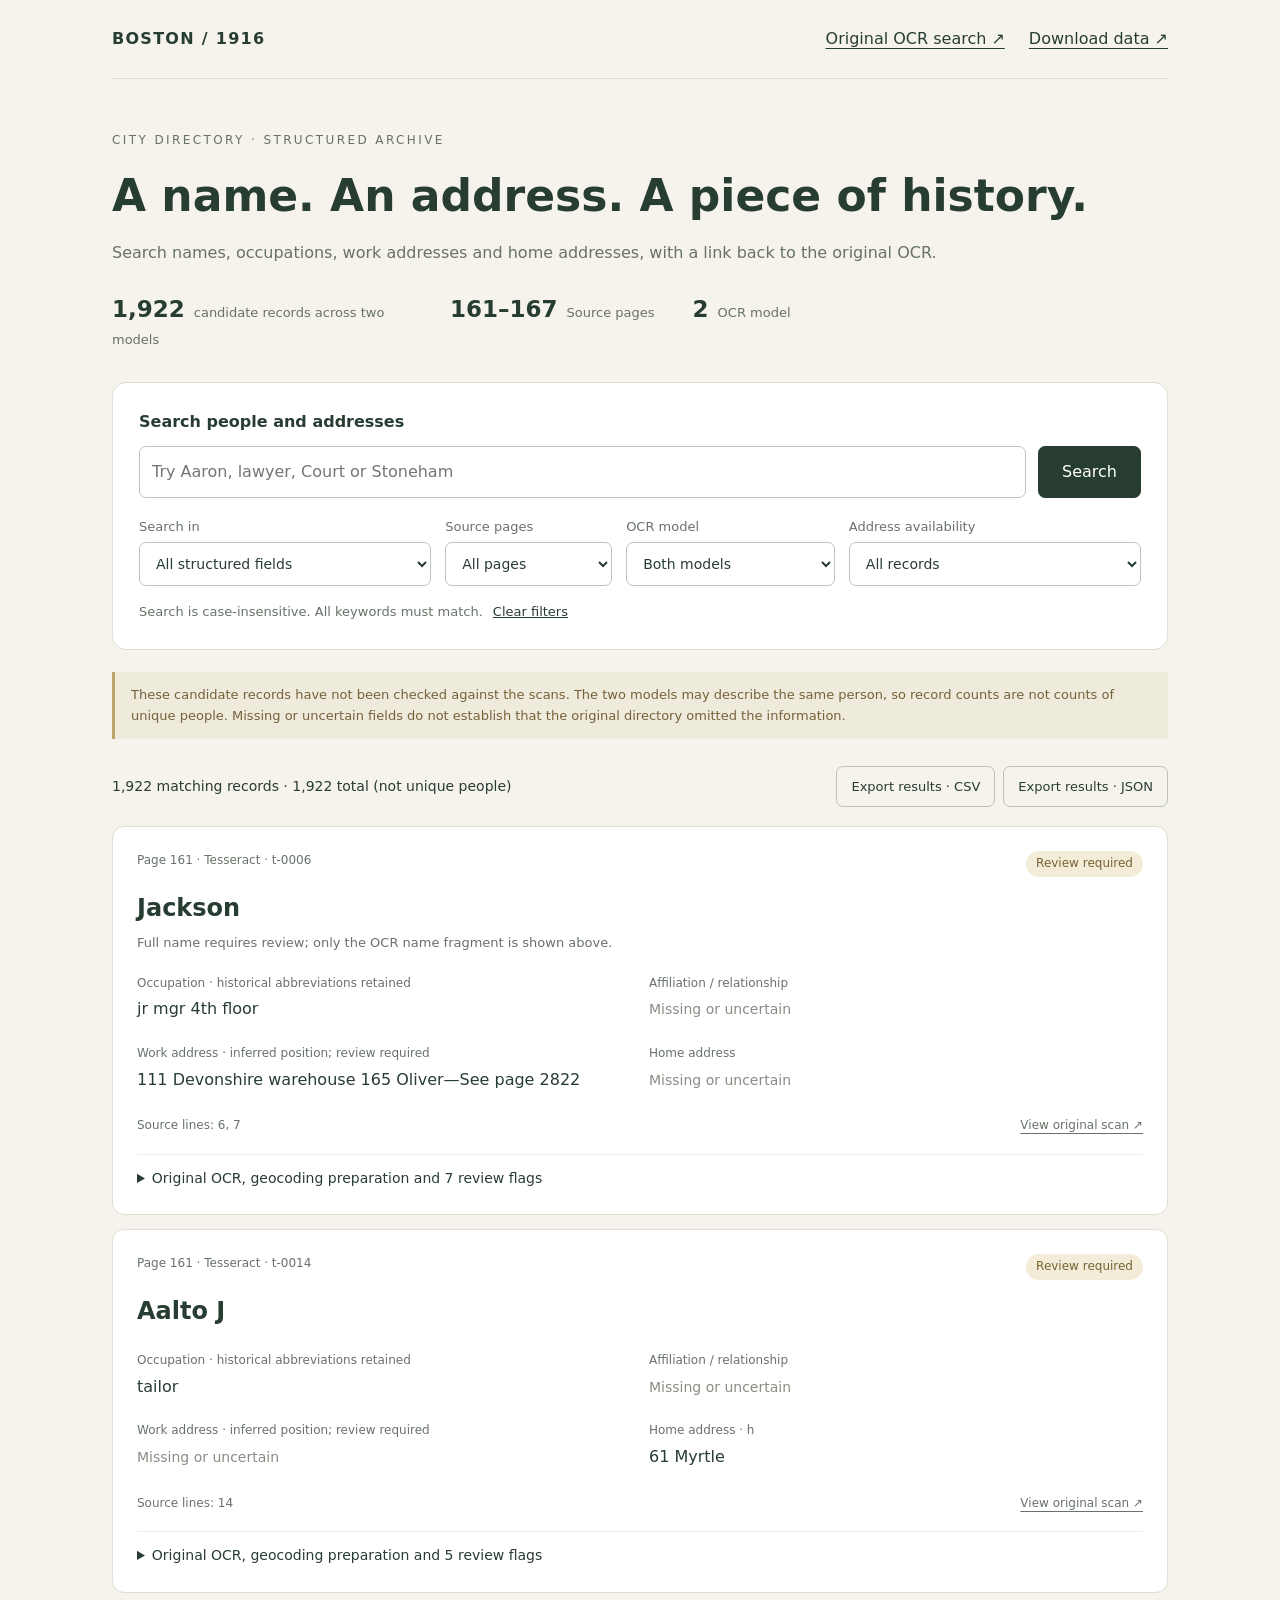
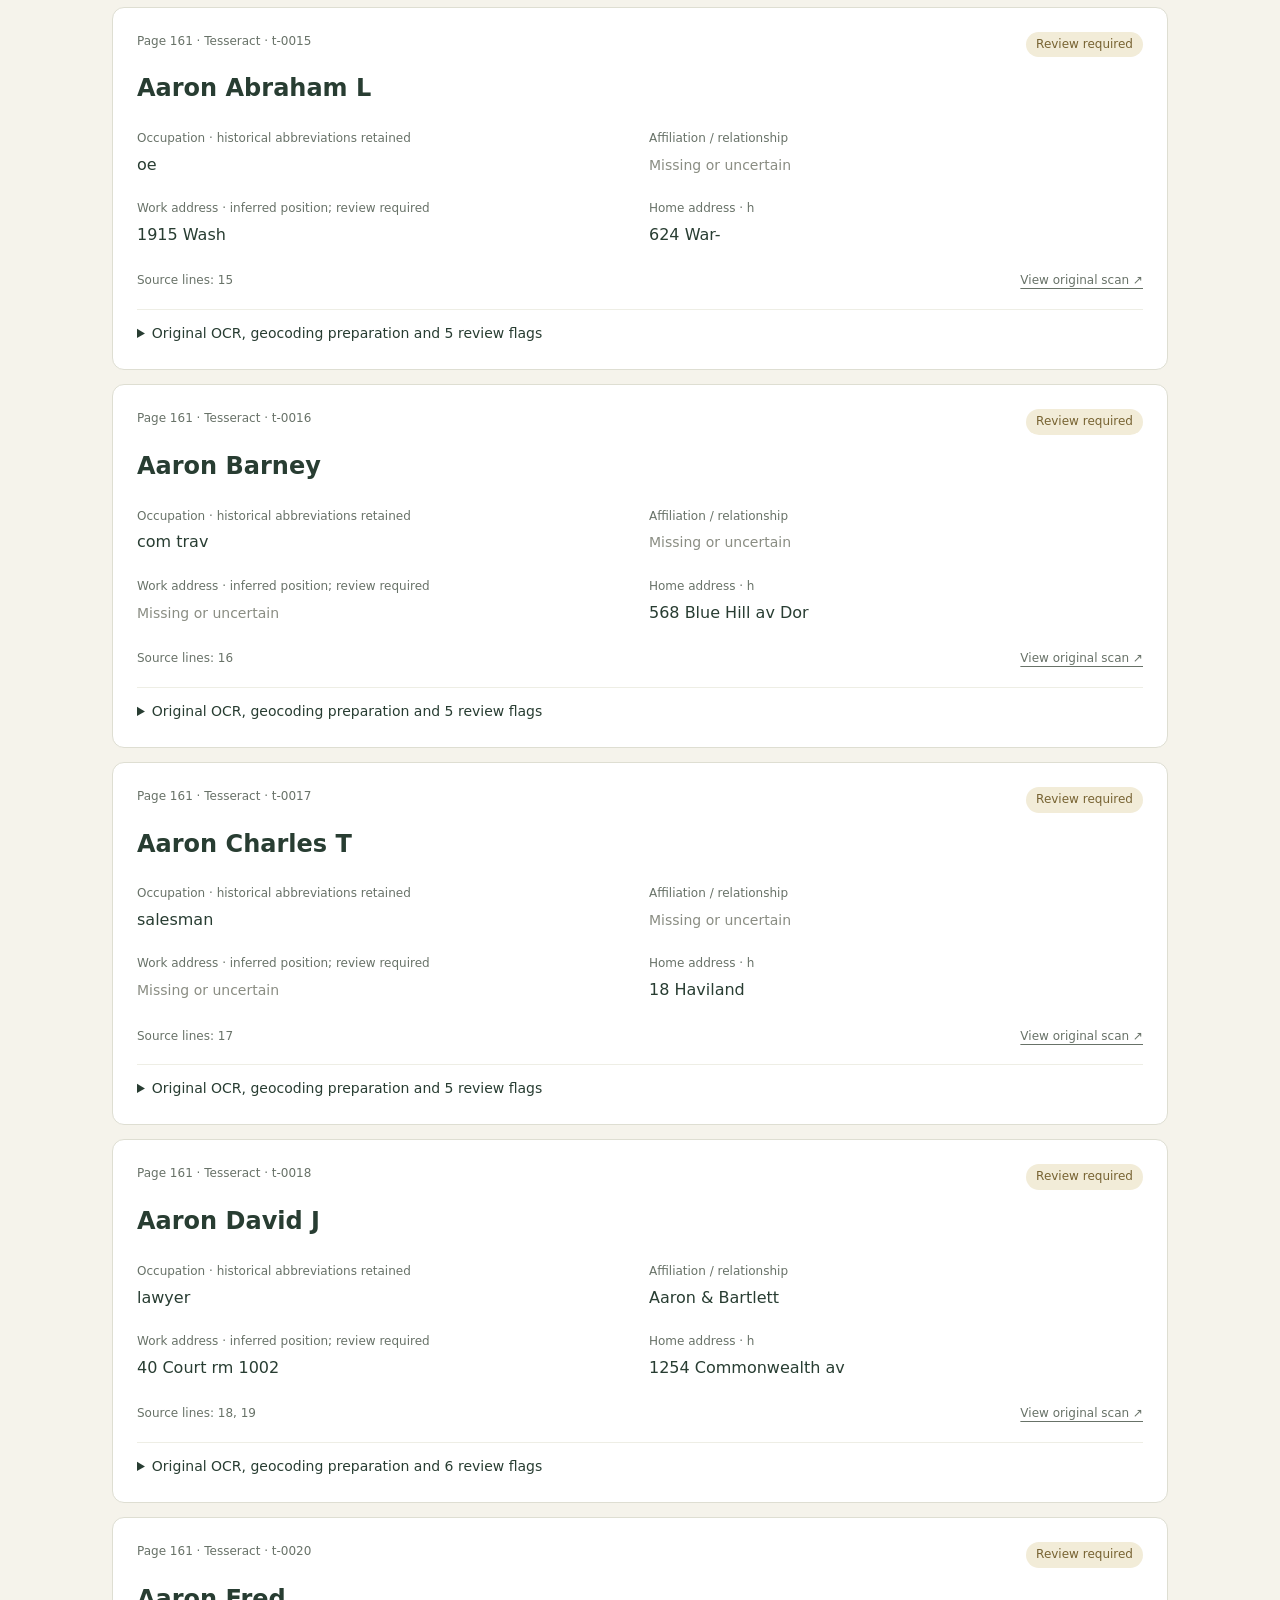
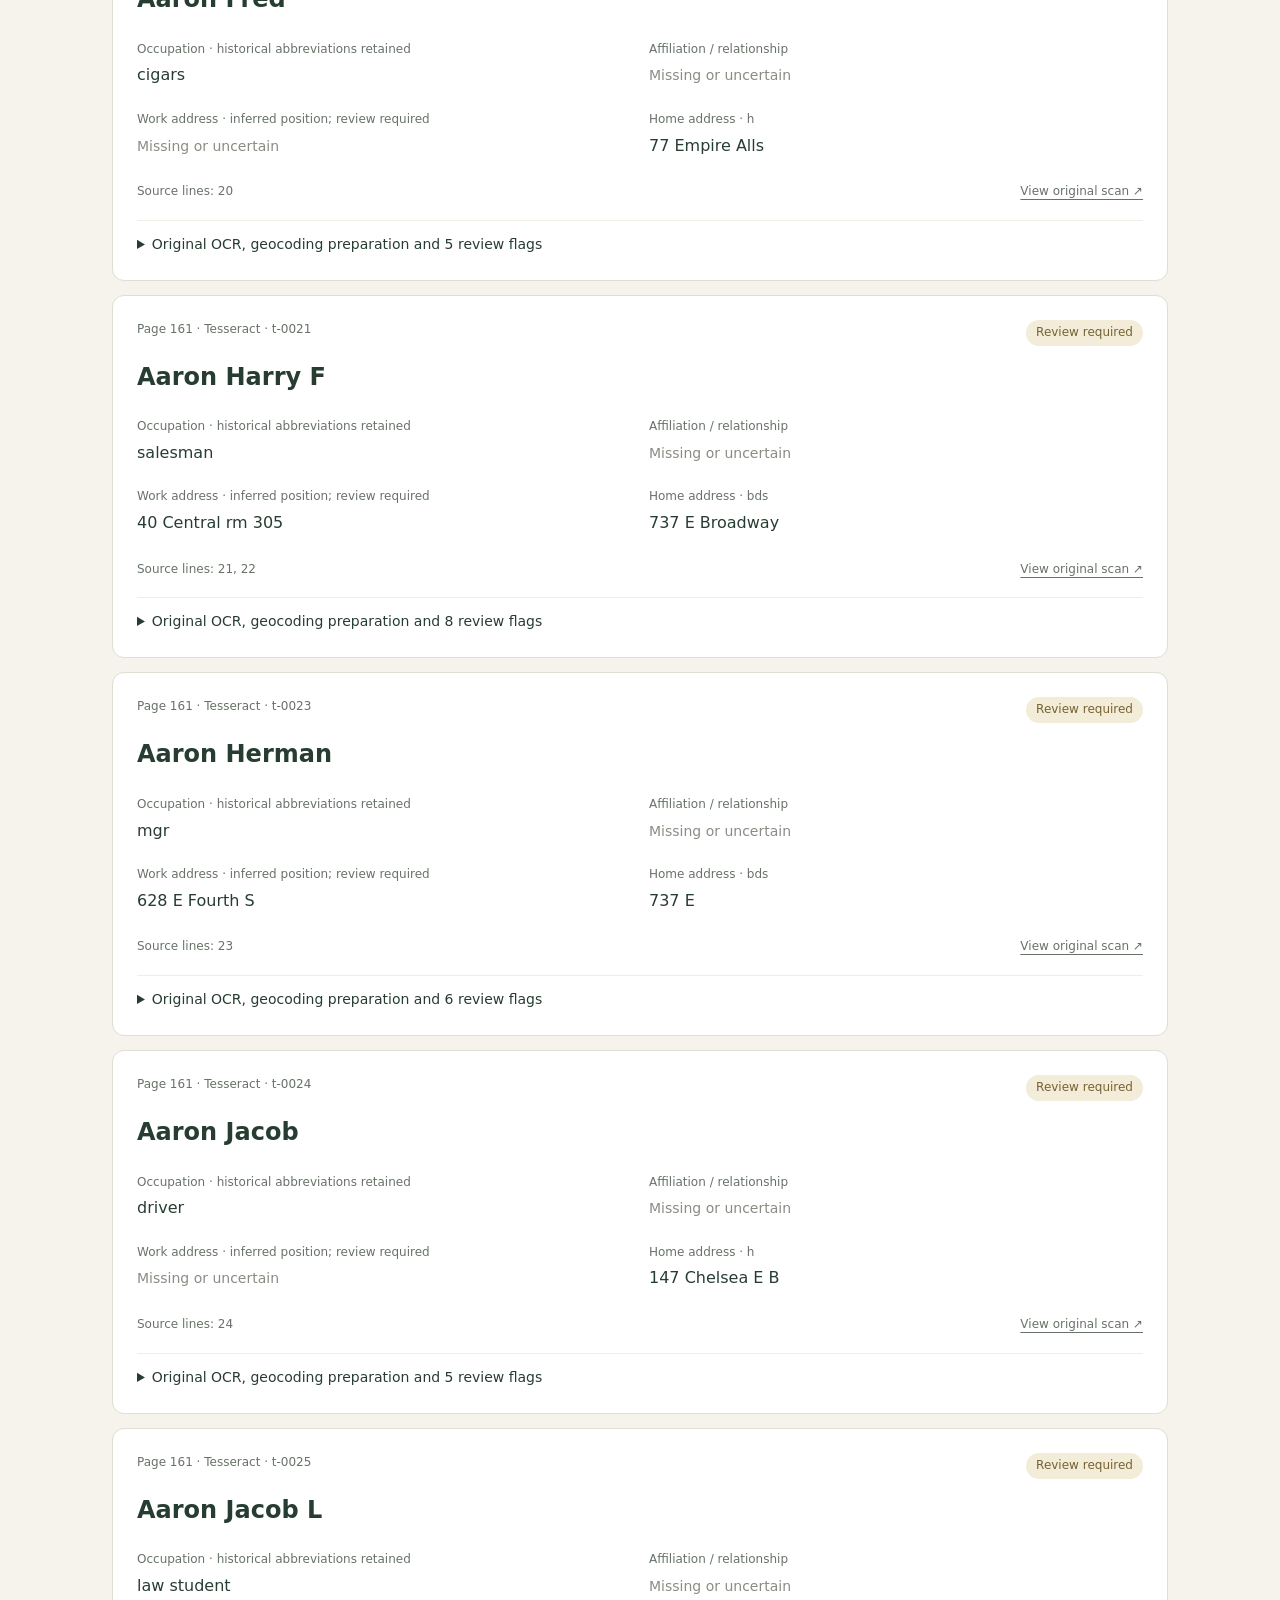
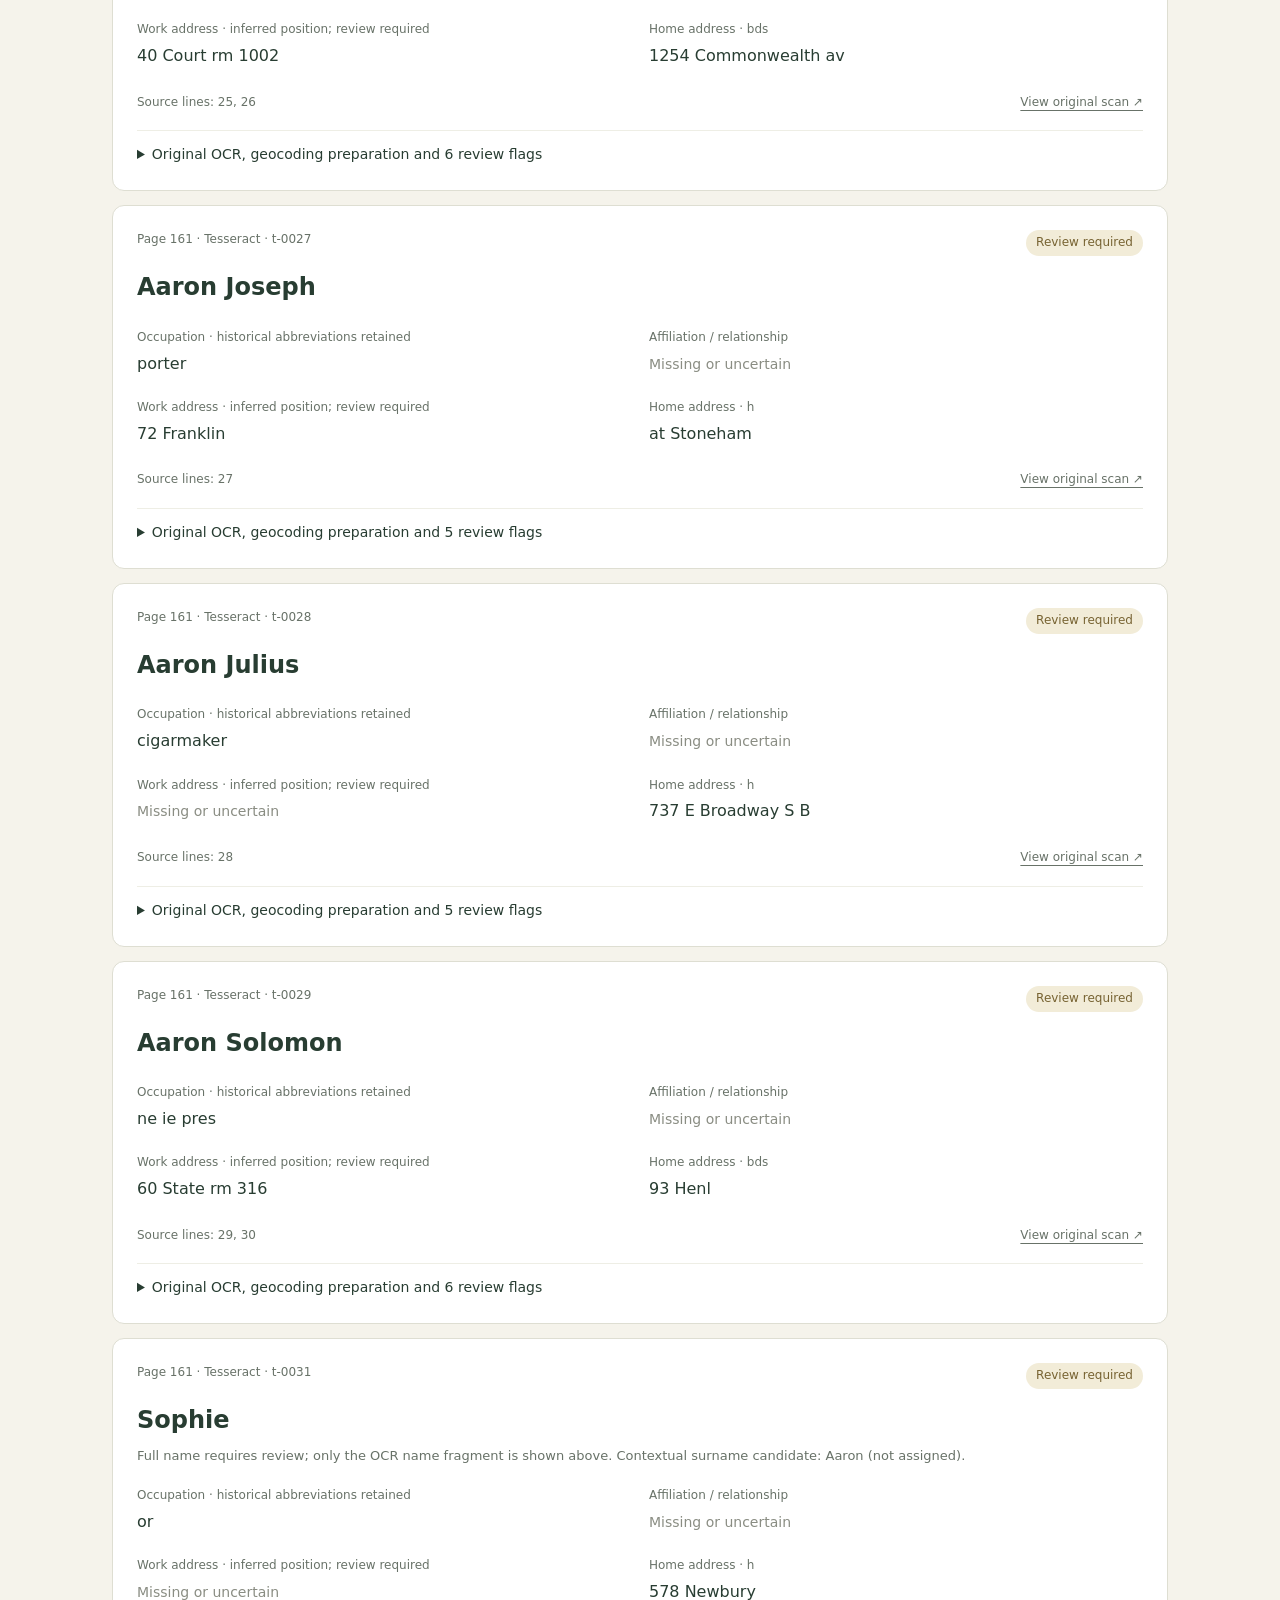
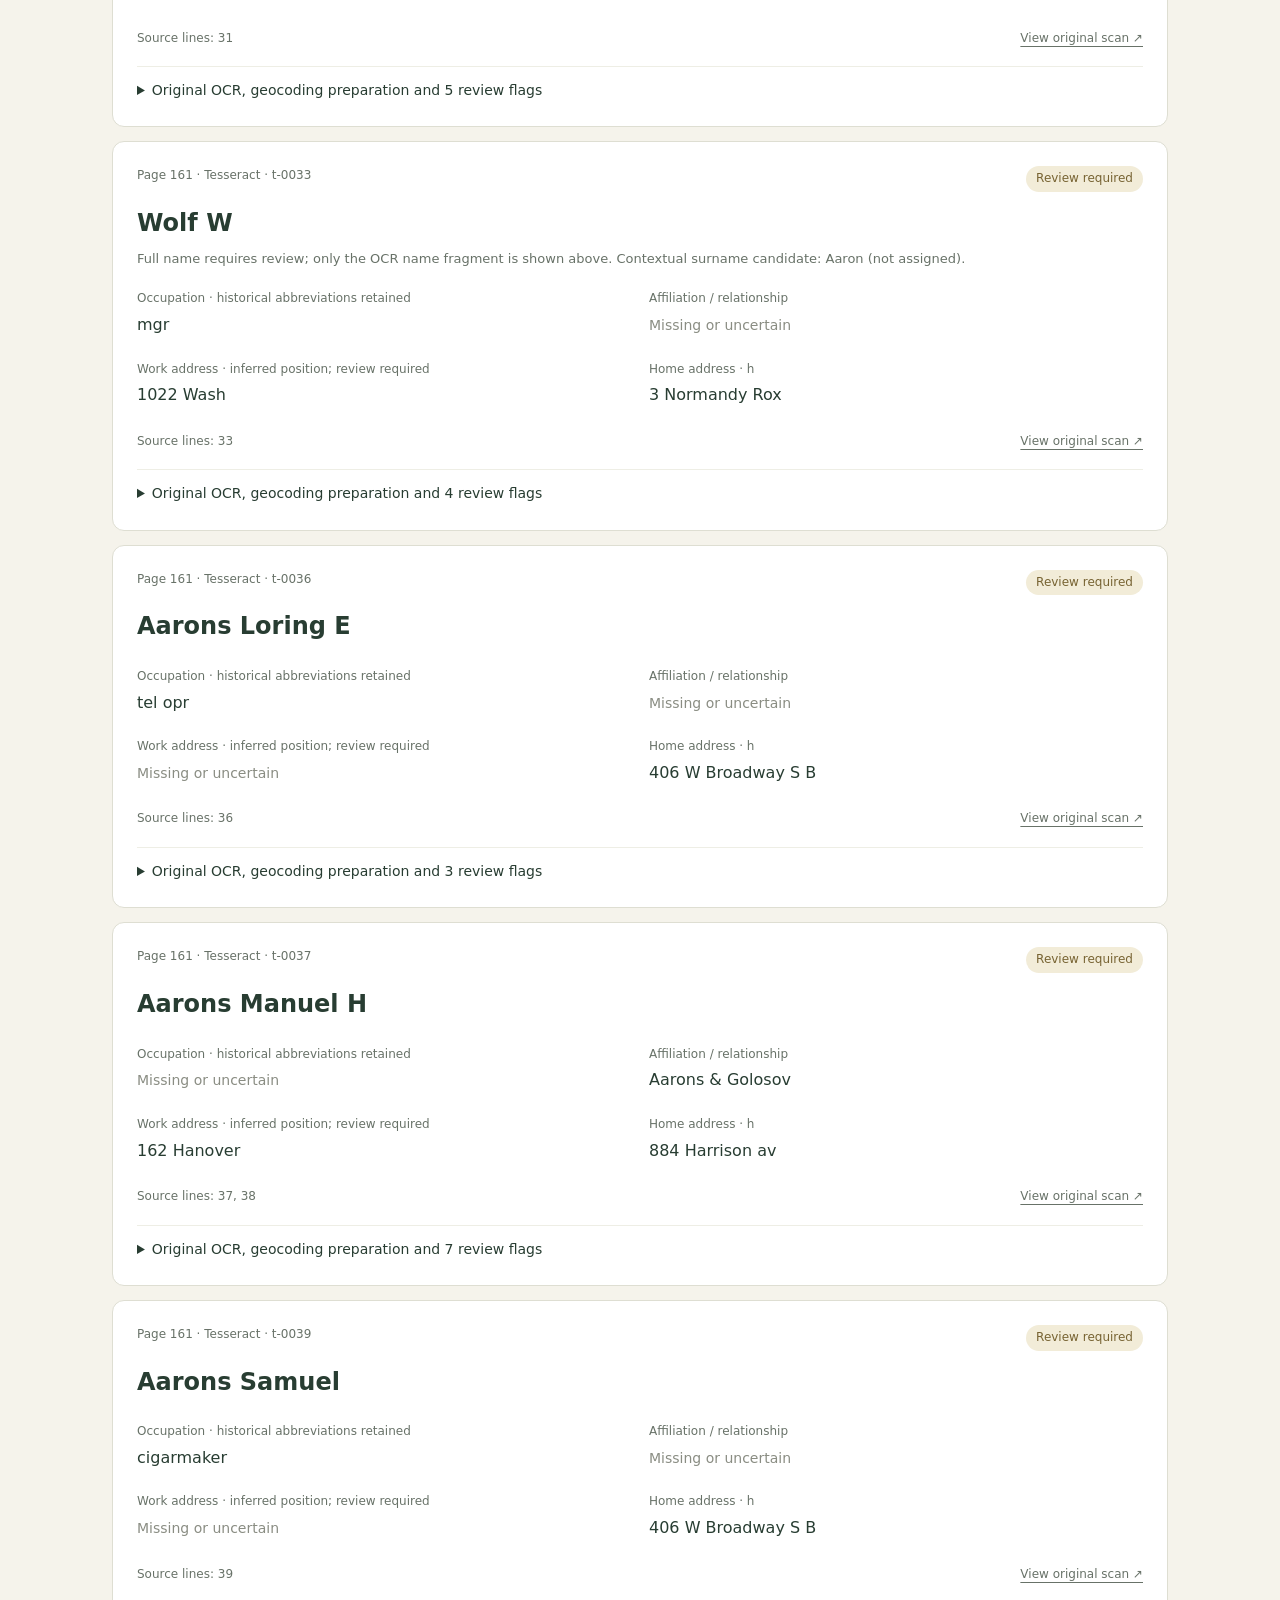
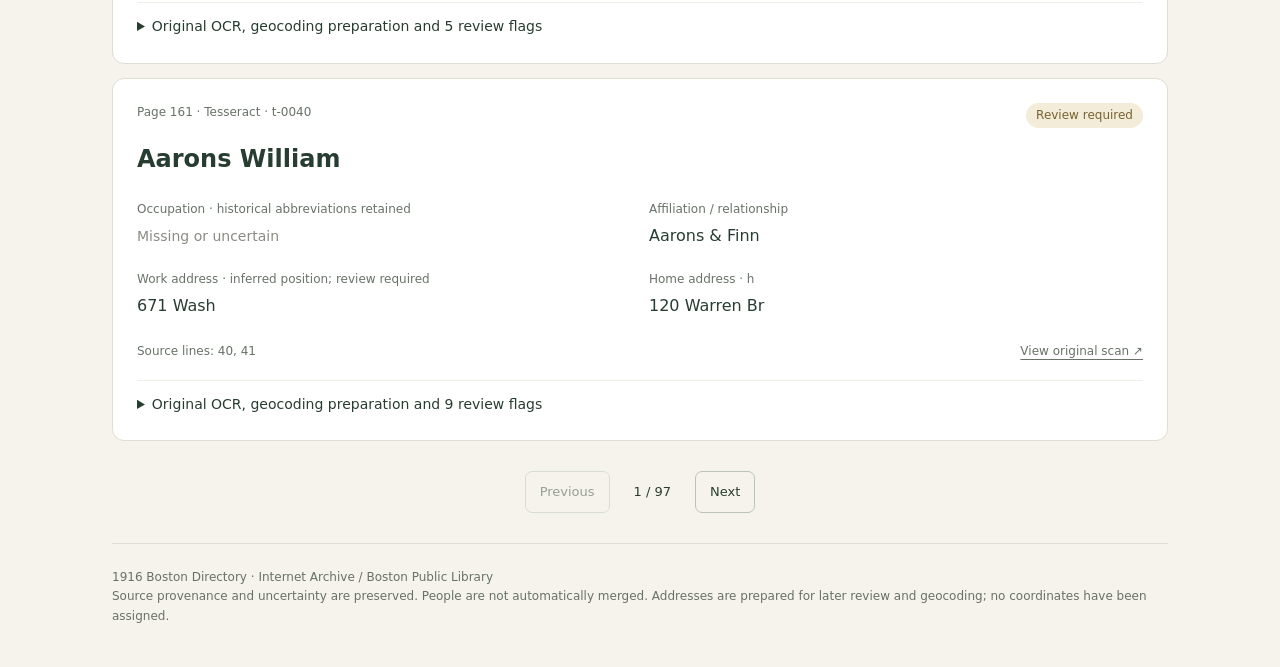
<file: fa26/search-database/site/index.html>
<!doctype html><html lang="en"><head><meta charset="utf-8"><meta name="viewport" content="width=device-width,initial-scale=1"><title>1916 Boston Directory · People Search</title><link rel="stylesheet" href="style.css"></head><body><main><nav><a class="brand" href="./">BOSTON / 1916</a><div><a href="ocr.html">Original OCR search ↗</a><a href="downloads.html">Download data ↗</a></div></nav><header><div class="eyebrow">CITY DIRECTORY · STRUCTURED ARCHIVE</div><h1>A name. An address. A piece of history.</h1><p>Search names, occupations, work addresses and home addresses, with a link back to the original OCR.</p><div class="stats"><span><b>1,922</b>candidate records across two models</span><span><b>161–167</b>Source pages</span><span><b>2</b>OCR model</span></div></header><section class="search-panel" aria-label="Search filters"><form id="search"><label class="query-label" for="query">Search people and addresses</label><div class="search-row"><input id="query" type="search" placeholder="Try Aaron, lawyer, Court or Stoneham" autocomplete="off"><button type="submit">Search</button></div><div class="filters"><label>Search in<select id="field"><option value="all">All structured fields</option><option value="name">Names (including uncertain fragments)</option><option value="occupation">Occupation</option><option value="work_address">Work address</option><option value="home_address">Home address</option><option value="original_ocr_text">Original OCR</option></select></label><label>Source pages<select id="page"><option value="">All pages</option><option>161</option><option>162</option><option>163</option><option>164</option><option>165</option><option>166</option><option>167</option></select></label><label>OCR model<select id="model"><option value="">Both models</option><option>Tesseract</option><option>DOTS.MOCR</option></select></label><label>Address availability<select id="address"><option value="">All records</option><option value="both">Work and home addresses present</option><option value="work">Work address present</option><option value="home">Home address present</option><option value="missing">At least one address missing</option></select></label></div><div class="search-help">Search is case-insensitive. All keywords must match.<button id="clear" type="button" class="text-button">Clear filters</button></div></form></section><aside>These candidate records have not been checked against the scans. The two models may describe the same person, so record counts are not counts of unique people. Missing or uncertain fields do not establish that the original directory omitted the information.</aside><section aria-label="Search results"><div class="result-tools"><p id="count" role="status" aria-live="polite">Loading records…</p><div><button id="csv" class="secondary" disabled>Export results · CSV</button><button id="json" class="secondary" disabled>Export results · JSON</button></div></div><div id="results"></div><div class="pagination"><button id="prev" class="secondary" disabled>Previous</button><span id="position"></span><button id="next" class="secondary" disabled>Next</button></div></section><footer>1916 Boston Directory · Internet Archive / Boston Public Library<br>Source provenance and uncertainty are preserved. People are not automatically merged. Addresses are prepared for later review and geocoding; no coordinates have been assigned.</footer></main><script src="search-core.js"></script><script src="app.js"></script></body></html>
</file>
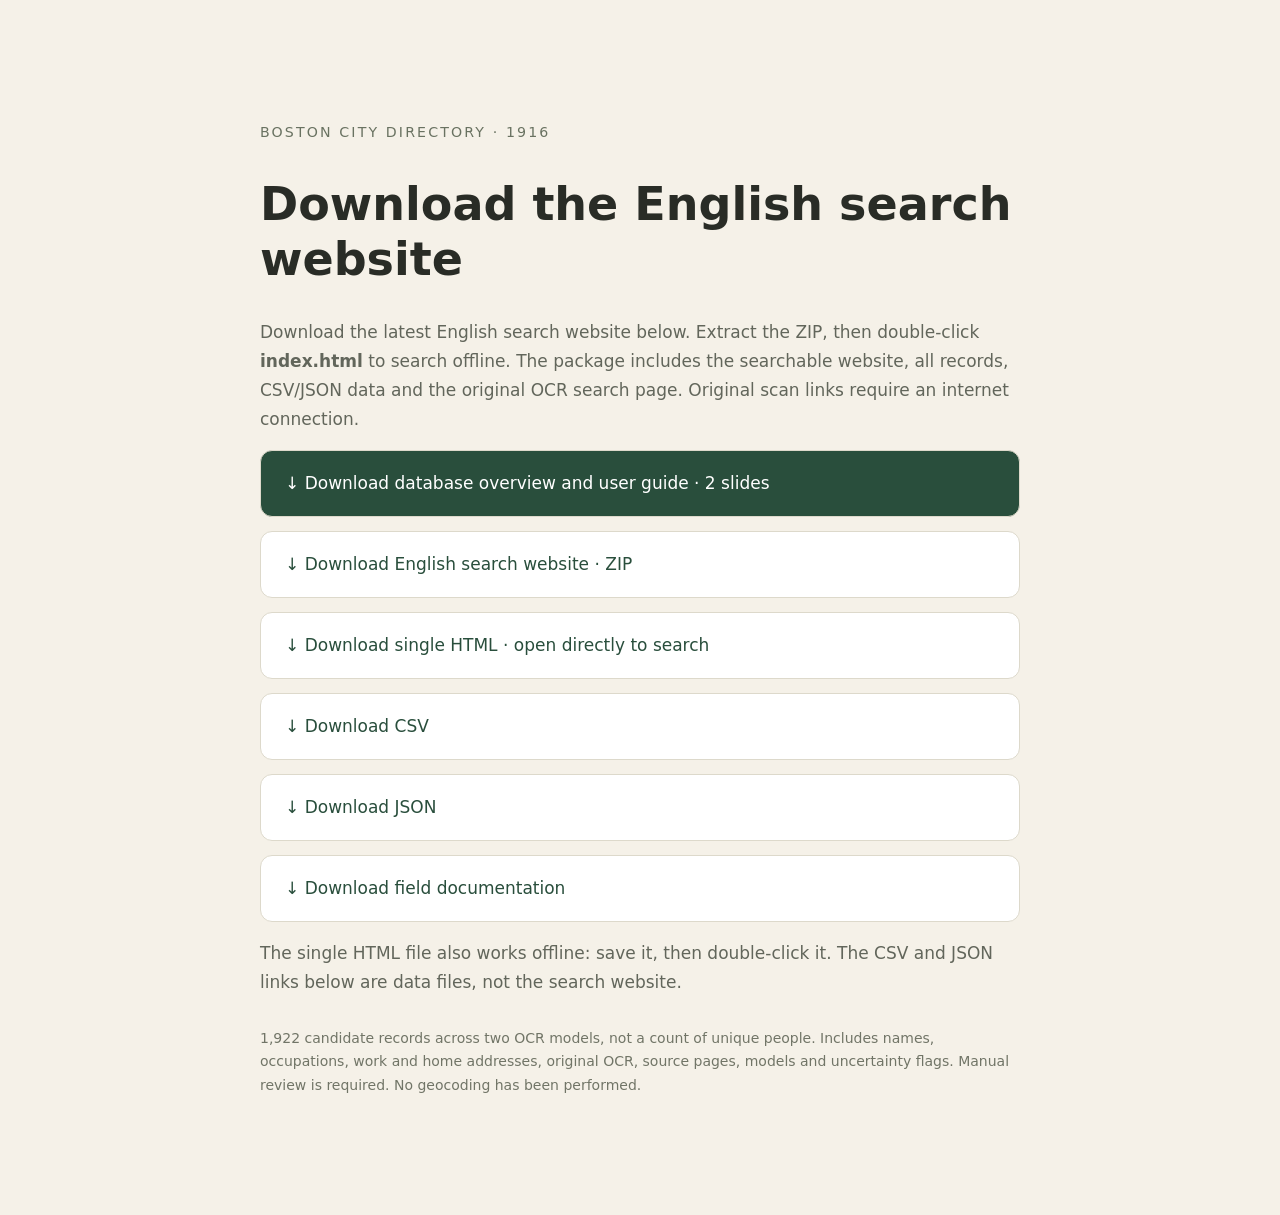
<file: fa26/search-database/site/downloads.html>
<!doctype html><html lang="en"><meta charset="utf-8"><meta name="viewport" content="width=device-width,initial-scale=1"><title>1916 Boston City Directory · Downloads</title><style>body{margin:0;background:#f5f1e8;color:#292c26;font:17px/1.7 system-ui,sans-serif}main{max-width:760px;margin:9vh auto;padding:36px}small{color:#697261;letter-spacing:.15em}h1{font-size:clamp(30px,5vw,46px);line-height:1.2}p{color:#62665b}a{display:block;background:#fff;padding:18px 24px;margin:14px 0;border:1px solid #ddd9cb;border-radius:12px;color:#294e3c;text-decoration:none}a:first-of-type{background:#294e3c;color:white}a:hover{outline:2px solid #839a80}footer{font-size:14px;color:#717567;margin-top:30px}</style><main><small>BOSTON CITY DIRECTORY · 1916</small><h1>Download the English search website</h1><p>Download the latest English search website below. Extract the ZIP, then double-click <strong>index.html</strong> to search offline. The package includes the searchable website, all records, CSV/JSON data and the original OCR search page. Original scan links require an internet connection.</p><a href="files/boston-1916-database-guide.pptx" download>↓ Download database overview and user guide · 2 slides</a><a href="files/boston-1916-english-search-website.zip" download>↓ Download English search website · ZIP</a><a href="files/boston-1916-search-english.html" download>↓ Download single HTML · open directly to search</a><a href="files/people.csv" download>↓ Download CSV</a><a href="files/people.json" download>↓ Download JSON</a><a href="files/README.md" download>↓ Download field documentation</a><p>The single HTML file also works offline: save it, then double-click it. The CSV and JSON links below are data files, not the search website.</p><footer>1,922 candidate records across two OCR models, not a count of unique people. Includes names, occupations, work and home addresses, original OCR, source pages, models and uncertainty flags. Manual review is required. No geocoding has been performed.</footer></main></html>
</file>
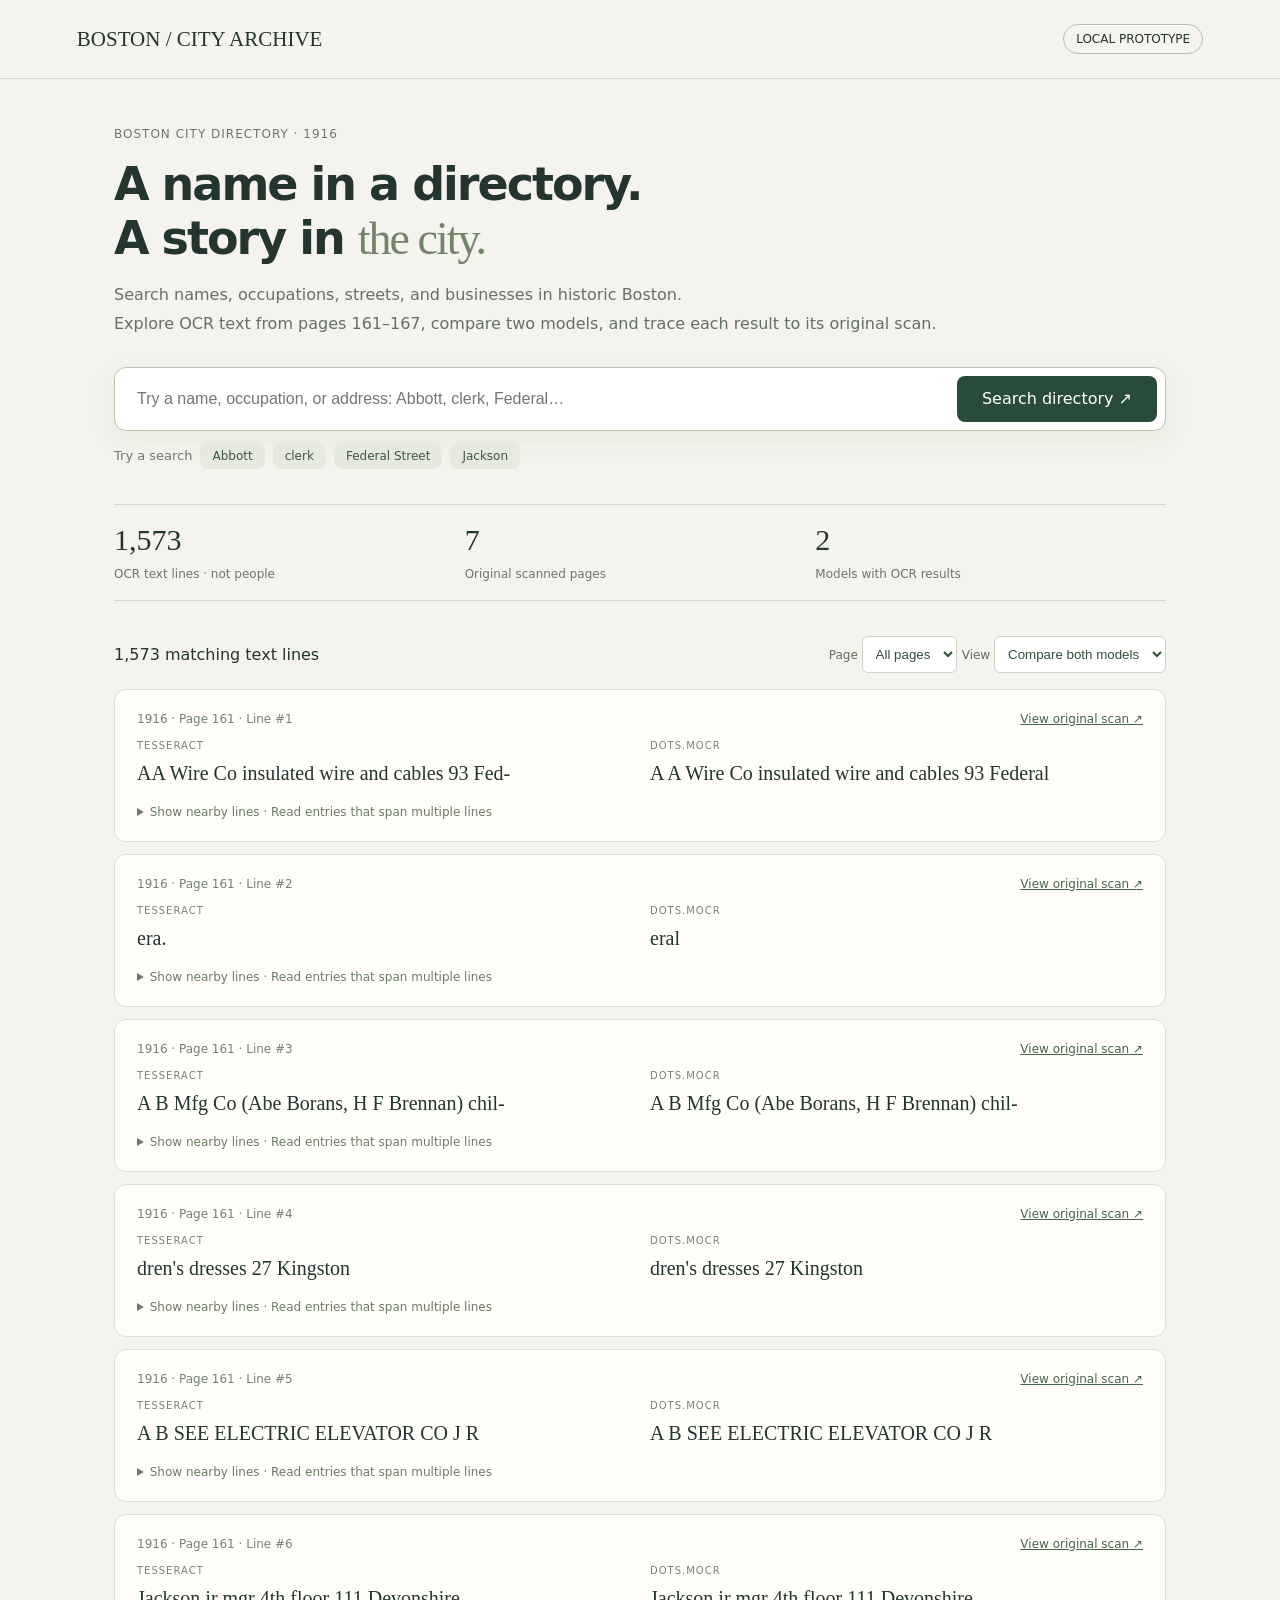
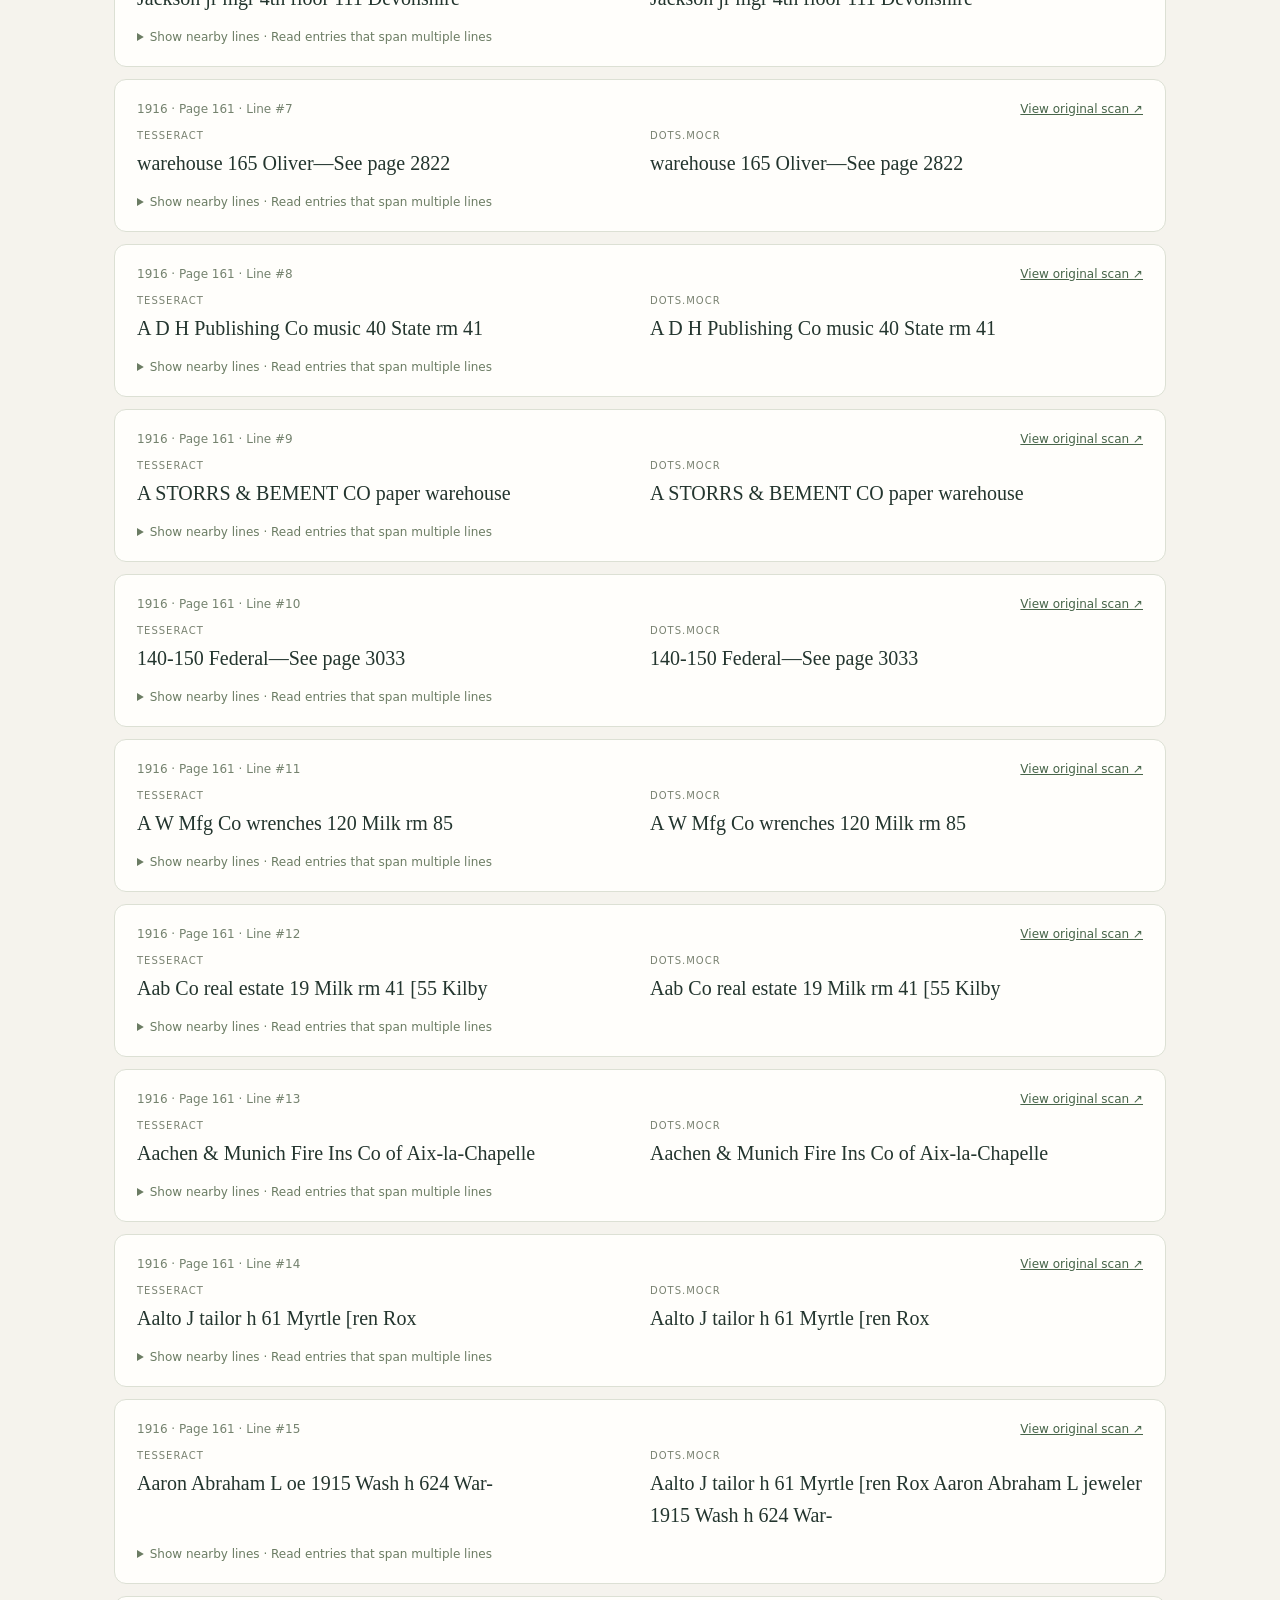
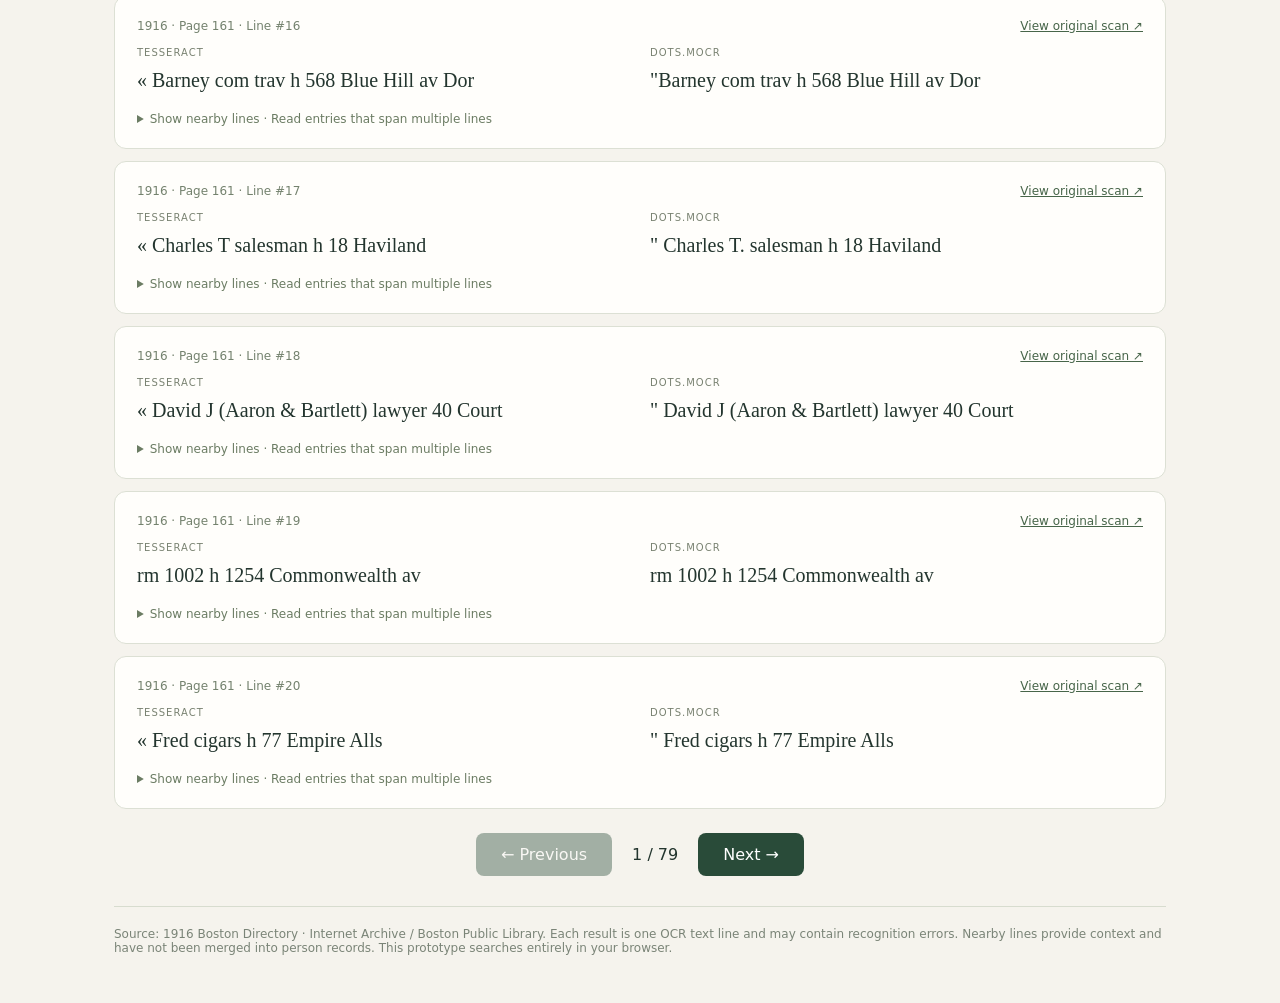
<file: fa26/search-database/site/ocr.html>
<!doctype html><html lang="en"><meta charset="utf-8"><meta name="viewport" content="width=device-width, initial-scale=1"><title>Boston City Directory · 1916</title>
<style>
*{box-sizing:border-box}body{margin:0;background:#f5f3ed;color:#23352e;font-family:system-ui,-apple-system,"Microsoft YaHei",sans-serif}header{padding:24px 6%;border-bottom:1px solid #d9ddd2;display:flex;justify-content:space-between;align-items:center}.brand{font-family:Georgia,serif;font-size:21px}.badge{font-size:12px;border:1px solid #b5bfb1;padding:7px 12px;border-radius:30px}main{max-width:1100px;margin:auto;padding:48px 24px}small,.eyebrow{color:#69786b;font-size:12px;letter-spacing:1px}h1{font-size:46px;letter-spacing:-2px;margin:16px 0}h1 span{font-family:Georgia,serif;font-weight:400;color:#738568}p{line-height:1.8;color:#647065}.search{display:flex;background:white;border:1px solid #b9c5b3;padding:8px;border-radius:12px;box-shadow:0 8px 30px #203b2210;margin:28px 0 12px}input{flex:1;min-width:0;border:0;padding:14px;font-size:16px;outline:none;background:transparent}button{cursor:pointer;background:#294b39;color:white;border:0;padding:12px 25px;border-radius:8px;font:inherit}.chips{display:flex;gap:8px;align-items:center;flex-wrap:wrap;color:#6e786e;font-size:13px}.chip{background:#e6eadd;color:#3f5740;padding:6px 12px;font-size:12px}.stats{display:grid;grid-template-columns:repeat(3,1fr);margin:35px 0;border-top:1px solid #d4dbce;border-bottom:1px solid #d4dbce;padding:18px 0}.stats b{display:block;font:30px Georgia,serif;margin-bottom:6px}.stats span{font-size:12px;color:#68766b}.bar{display:flex;justify-content:space-between;align-items:center;gap:12px;margin:28px 0 16px;flex-wrap:wrap}select{background:#fff;border:1px solid #ccd3c5;border-radius:6px;padding:9px;color:#344d38}.card{background:#fffefb;border:1px solid #dce0d4;border-radius:12px;padding:22px;margin-bottom:12px}.top{display:flex;justify-content:space-between;gap:12px;margin-bottom:14px;font-size:12px;color:#74826e}.text{font-family:Georgia,serif;font-size:20px;line-height:1.6;overflow-wrap:anywhere}.compare{display:grid;grid-template-columns:1fr 1fr;gap:20px}.model{font:10px system-ui;letter-spacing:1px;color:#798271;margin-bottom:6px}.card a{font-size:12px;color:#476549}.context{margin-top:16px;padding-top:14px;border-top:1px solid #eee;line-height:1.8;font-size:14px;color:#6c766b}.context .current{color:#263e2d;font-weight:600}summary{cursor:pointer;font:12px system-ui;color:#6b7c63;margin-top:16px}mark{background:#e9e9a5;color:inherit;border-radius:2px}.empty{text-align:center;padding:60px;color:#7b8674}.footer{font-size:12px;border-top:1px solid #d7dccf;padding-top:20px;margin-top:30px;color:#7a8477}.paging{display:flex;justify-content:center;align-items:center;gap:20px;margin:24px}.paging button:disabled{opacity:.4;cursor:default}label{font-size:12px;color:#61705e} @media(max-width:650px){main{padding:28px 18px}h1{font-size:33px}.compare{grid-template-columns:1fr}.search button{padding:10px 15px}.brand{font-size:17px}}
</style>
<header><div class="brand">BOSTON / CITY ARCHIVE</div><span class="badge">LOCAL PROTOTYPE</span></header><main>
<div class="eyebrow">BOSTON CITY DIRECTORY · 1916</div><h1>A name in a directory.<br>A story in <span>the city.</span></h1>
<p>Search names, occupations, streets, and businesses in historic Boston.<br>Explore OCR text from pages 161–167, compare two models, and trace each result to its original scan.</p>
<form class="search" id="form"><input id="query" aria-label="Search directory" placeholder="Try a name, occupation, or address: Abbott, clerk, Federal…"><button>Search directory ↗</button></form>
<div class="chips">Try a search <button type="button" class="chip" data-q="Abbott">Abbott</button><button type="button" class="chip" data-q="clerk">clerk</button><button type="button" class="chip" data-q="Federal">Federal Street</button><button type="button" class="chip" data-q="Jackson">Jackson</button></div>
<div class="stats"><div><b>1,573</b><span>OCR text lines · not people</span></div><div><b>7</b><span>Original scanned pages</span></div><div><b>2</b><span>Models with OCR results</span></div></div>
<div class="bar"><div id="count" aria-live="polite"></div><div><label>Page <select id="page"><option value="">All pages</option><option>161</option><option>162</option><option>163</option><option>164</option><option>165</option><option>166</option><option>167</option></select></label> <label>View <select id="mode"><option value="both">Compare both models</option><option value="t">Tesseract</option><option value="m">mOCR</option></select></label></div></div>
<div id="results"></div><div class="paging"><button id="prev">← Previous</button><span id="position"></span><button id="next">Next →</button></div>
<div class="footer">Source: 1916 Boston Directory · Internet Archive / Boston Public Library. Each result is one OCR text line and may contain recognition errors. Nearby lines provide context and have not been merged into person records. This prototype searches entirely in your browser.</div></main>
<script id="dataset" type="application/json">[{"id": 1, "t": "AA Wire Co insulated wire and cables 93 Fed-", "m": "A A Wire Co insulated wire and cables 93 Federal", "url": "https://archive.org/details/bostonmassachuse1916112samp/page/161/mode/1up", "page": "161"}, {"id": 2, "t": "era.", "m": "eral", "url": "https://archive.org/details/bostonmassachuse1916112samp/page/161/mode/1up", "page": "161"}, {"id": 3, "t": "A B Mfg Co (Abe Borans, H F Brennan) chil-", "m": "A B Mfg Co (Abe Borans, H F Brennan) chil-", "url": "https://archive.org/details/bostonmassachuse1916112samp/page/161/mode/1up", "page": "161"}, {"id": 4, "t": "dren's dresses 27 Kingston", "m": "dren's dresses 27 Kingston", "url": "https://archive.org/details/bostonmassachuse1916112samp/page/161/mode/1up", "page": "161"}, {"id": 5, "t": "A B SEE ELECTRIC ELEVATOR CO J R", "m": "A B SEE ELECTRIC ELEVATOR CO J R", "url": "https://archive.org/details/bostonmassachuse1916112samp/page/161/mode/1up", "page": "161"}, {"id": 6, "t": "Jackson jr mgr 4th floor 111 Devonshire", "m": "Jackson jr mgr 4th floor 111 Devonshire", "url": "https://archive.org/details/bostonmassachuse1916112samp/page/161/mode/1up", "page": "161"}, {"id": 7, "t": "warehouse 165 Oliver—See page 2822", "m": "warehouse 165 Oliver—See page 2822", "url": "https://archive.org/details/bostonmassachuse1916112samp/page/161/mode/1up", "page": "161"}, {"id": 8, "t": "A D H Publishing Co music 40 State rm 41", "m": "A D H Publishing Co music 40 State rm 41", "url": "https://archive.org/details/bostonmassachuse1916112samp/page/161/mode/1up", "page": "161"}, {"id": 9, "t": "A STORRS & BEMENT CO paper warehouse", "m": "A STORRS & BEMENT CO paper warehouse", "url": "https://archive.org/details/bostonmassachuse1916112samp/page/161/mode/1up", "page": "161"}, {"id": 10, "t": "140-150 Federal—See page 3033", "m": "140-150 Federal—See page 3033", "url": "https://archive.org/details/bostonmassachuse1916112samp/page/161/mode/1up", "page": "161"}, {"id": 11, "t": "A W Mfg Co wrenches 120 Milk rm 85", "m": "A W Mfg Co wrenches 120 Milk rm 85", "url": "https://archive.org/details/bostonmassachuse1916112samp/page/161/mode/1up", "page": "161"}, {"id": 12, "t": "Aab Co real estate 19 Milk rm 41 [55 Kilby", "m": "Aab Co real estate 19 Milk rm 41 [55 Kilby", "url": "https://archive.org/details/bostonmassachuse1916112samp/page/161/mode/1up", "page": "161"}, {"id": 13, "t": "Aachen & Munich Fire Ins Co of Aix-la-Chapelle", "m": "Aachen & Munich Fire Ins Co of Aix-la-Chapelle", "url": "https://archive.org/details/bostonmassachuse1916112samp/page/161/mode/1up", "page": "161"}, {"id": 14, "t": "Aalto J tailor h 61 Myrtle [ren Rox", "m": "Aalto J tailor h 61 Myrtle [ren Rox", "url": "https://archive.org/details/bostonmassachuse1916112samp/page/161/mode/1up", "page": "161"}, {"id": 15, "t": "Aaron Abraham L oe 1915 Wash h 624 War-", "m": "Aalto J tailor h 61 Myrtle [ren Rox Aaron Abraham L jeweler 1915 Wash h 624 War-", "url": "https://archive.org/details/bostonmassachuse1916112samp/page/161/mode/1up", "page": "161"}, {"id": 16, "t": "« Barney com trav h 568 Blue Hill av Dor", "m": "\"Barney com trav h 568 Blue Hill av Dor", "url": "https://archive.org/details/bostonmassachuse1916112samp/page/161/mode/1up", "page": "161"}, {"id": 17, "t": "« Charles T salesman h 18 Haviland", "m": "\" Charles T. salesman h 18 Haviland", "url": "https://archive.org/details/bostonmassachuse1916112samp/page/161/mode/1up", "page": "161"}, {"id": 18, "t": "« David J (Aaron & Bartlett) lawyer 40 Court", "m": "\" David J (Aaron & Bartlett) lawyer 40 Court", "url": "https://archive.org/details/bostonmassachuse1916112samp/page/161/mode/1up", "page": "161"}, {"id": 19, "t": "rm 1002 h 1254 Commonwealth av", "m": "rm 1002 h 1254 Commonwealth av", "url": "https://archive.org/details/bostonmassachuse1916112samp/page/161/mode/1up", "page": "161"}, {"id": 20, "t": "« Fred cigars h 77 Empire Alls", "m": "\" Fred cigars h 77 Empire Alls", "url": "https://archive.org/details/bostonmassachuse1916112samp/page/161/mode/1up", "page": "161"}, {"id": 21, "t": "« Harry F salesman 40 Central rm 305 bds 737", "m": "\" Harry F. salesman 40 Central rm 305 bds 737", "url": "https://archive.org/details/bostonmassachuse1916112samp/page/161/mode/1up", "page": "161"}, {"id": 22, "t": "E Broadway [Broadway do", "m": "E Broadway [Broadway do erman mgr 628 E Fourth S B bds 737 E", "url": "https://archive.org/details/bostonmassachuse1916112samp/page/161/mode/1up", "page": "161"}, {"id": 23, "t": "« Herman mgr 628 E Fourth S bds 737 E", "m": "\" Herman mgr 628 E Fourth S B bds 737 E", "url": "https://archive.org/details/bostonmassachuse1916112samp/page/161/mode/1up", "page": "161"}, {"id": 24, "t": "« Jacob driver h 147 Chelsea E B", "m": "\" Jacob driver h 147 Chelsea E B", "url": "https://archive.org/details/bostonmassachuse1916112samp/page/161/mode/1up", "page": "161"}, {"id": 25, "t": "« Jacob L law student 40 Court rm 1002 bds", "m": "\" Jacob L law student 40 Court rm 1002 bds", "url": "https://archive.org/details/bostonmassachuse1916112samp/page/161/mode/1up", "page": "161"}, {"id": 26, "t": "1254 Commonwealth av", "m": "1254 Commonwealth av", "url": "https://archive.org/details/bostonmassachuse1916112samp/page/161/mode/1up", "page": "161"}, {"id": 27, "t": "« Joseph porter 72 Franklin h at Stoneham", "m": "\" Joseph porter 72 Franklin h at Stoneham", "url": "https://archive.org/details/bostonmassachuse1916112samp/page/161/mode/1up", "page": "161"}, {"id": 28, "t": "« Julius cigarmaker h 737 E Broadway S B", "m": "\" Julius cigarmaker h 737 E Broadway S B", "url": "https://archive.org/details/bostonmassachuse1916112samp/page/161/mode/1up", "page": "161"}, {"id": 29, "t": "« Solomon ne ie pres 60 State rm 316 bds 93", "m": "Solomon E vice pres 60 State rm 316 bds 93 Henley Chsn", "url": "https://archive.org/details/bostonmassachuse1916112samp/page/161/mode/1up", "page": "161"}, {"id": 30, "t": "Henl", "m": "Henle", "url": "https://archive.org/details/bostonmassachuse1916112samp/page/161/mode/1up", "page": "161"}, {"id": 31, "t": "Sophie or h 578 Newbury", "m": "Henley Chsn Sophie M h 578 Newbury", "url": "https://archive.org/details/bostonmassachuse1916112samp/page/161/mode/1up", "page": "161"}, {"id": 32, "t": "S E Co patent dealers 60 State rm 316", "m": "S E Co patent dealers 60 State rm 316", "url": "https://archive.org/details/bostonmassachuse1916112samp/page/161/mode/1up", "page": "161"}, {"id": 33, "t": "Wolf W mgr 1022 Wash h 3 Normandy Rox", "m": "Wolf W mgr 1022 Wash h 3 Normandy Rox", "url": "https://archive.org/details/bostonmassachuse1916112samp/page/161/mode/1up", "page": "161"}, {"id": 34, "t": "& Bartlett ( (David J Aaron, Charles E Bart-", "m": "Wolf W mgr 1022 Wash h 3 Normandy Rox & Bartlett (David J Aaron, Charles E Bart-", "url": "https://archive.org/details/bostonmassachuse1916112samp/page/161/mode/1up", "page": "161"}, {"id": 35, "t": "lett) lawyers 40 Court rm 1002", "m": "lett) lawyers 40 Court rm 1002", "url": "https://archive.org/details/bostonmassachuse1916112samp/page/161/mode/1up", "page": "161"}, {"id": 36, "t": "Aarons Loring E tel opr h 406 W Broadway S B", "m": "Aarons Loring E tel opr h 406 W Broadway S B", "url": "https://archive.org/details/bostonmassachuse1916112samp/page/161/mode/1up", "page": "161"}, {"id": 37, "t": "« Manuel H (Aarons & Golosov) 162 Hanover h", "m": "\" Manuel H (Aarons & Golosov) 162 Hanover h", "url": "https://archive.org/details/bostonmassachuse1916112samp/page/161/mode/1up", "page": "161"}, {"id": 38, "t": "884 Harrison av", "m": "884 Harrison av", "url": "https://archive.org/details/bostonmassachuse1916112samp/page/161/mode/1up", "page": "161"}, {"id": 39, "t": "« Samuel cigarmaker h 406 W Broadway S B", "m": "\" Samuel cigarmaker h 406 W Broadway S B", "url": "https://archive.org/details/bostonmassachuse1916112samp/page/161/mode/1up", "page": "161"}, {"id": 40, "t": "« William (Aarons & Finn) 671 Wash h 120", "m": "\"William (Aarons & Finn) 671 Wash h 120", "url": "https://archive.org/details/bostonmassachuse1916112samp/page/161/mode/1up", "page": "161"}, {"id": 41, "t": "Warren Br [671 Wash", "m": "Warren Br [671 Wash", "url": "https://archive.org/details/bostonmassachuse1916112samp/page/161/mode/1up", "page": "161"}, {"id": 42, "t": "« & Finn (William Aarons, Harry Finn) jewelry", "m": "\" & Finn (William Aarons, Harry Finn) jewelry", "url": "https://archive.org/details/bostonmassachuse1916112samp/page/161/mode/1up", "page": "161"}, {"id": 43, "t": "« & Golosov (M H Aarons, Leon Golosov)", "m": "“ & Golosov (M_H Aarons, Leon Golosov)", "url": "https://archive.org/details/bostonmassachuse1916112samp/page/161/mode/1up", "page": "161"}, {"id": 44, "t": "clothing 162 Hanover", "m": "clothing 162 Hanover", "url": "https://archive.org/details/bostonmassachuse1916112samp/page/161/mode/1up", "page": "161"}, {"id": 45, "t": "Aaronson Abraham M laborer bds 177 Magnolia", "m": "Aaronson Abraham M laborer bds 177 Magnolia Dor", "url": "https://archive.org/details/bostonmassachuse1916112samp/page/161/mode/1up", "page": "161"}, {"id": 46, "t": "or", "m": "Dor", "url": "https://archive.org/details/bostonmassachuse1916112samp/page/161/mode/1up", "page": "161"}, {"id": 47, "t": "« Barnard died Aug 31 1915", "m": "\" Barnard died Aug 31 1915", "url": "https://archive.org/details/bostonmassachuse1916112samp/page/161/mode/1up", "page": "161"}, {"id": 48, "t": "« David A clerk bds 177 Magnolia Dor", "m": "\" David A clerk bds 177 Magnolia Dor", "url": "https://archive.org/details/bostonmassachuse1916112samp/page/161/mode/1up", "page": "161"}, {"id": 49, "t": "« Harry A clerk 368 Wash bds 37 North Russell", "m": "\" Harry A clerk 368 Wash bds 37 North Russell", "url": "https://archive.org/details/bostonmassachuse1916112samp/page/161/mode/1up", "page": "161"}, {"id": 50, "t": "« Henry real estate h 177 Magnolia Dor", "m": "\" Henry real estate h 177 Magnolia Dor", "url": "https://archive.org/details/bostonmassachuse1916112samp/page/161/mode/1up", "page": "161"}, {"id": 51, "t": "« Max (William Pink & Co) liquors 347a Co-", "m": "\" Max (William Pink & Co) liquors 347A Co-", "url": "https://archive.org/details/bostonmassachuse1916112samp/page/161/mode/1up", "page": "161"}, {"id": 52, "t": "lumbus av h 118 Elm Hill av Rox", "m": "lumbus av h 118 Elm Hill av Rox", "url": "https://archive.org/details/bostonmassachuse1916112samp/page/161/mode/1up", "page": "161"}, {"id": 53, "t": "« See ARONSON and AHRENSON", "m": "\" see ARONSON and AHRENSON", "url": "https://archive.org/details/bostonmassachuse1916112samp/page/161/mode/1up", "page": "161"}, {"id": 54, "t": "Abaghian Leon shoecutter h 87 Minden Rox", "m": "Abaghian Leon shoecutter h 87 Minden Rox", "url": "https://archive.org/details/bostonmassachuse1916112samp/page/161/mode/1up", "page": "161"}, {"id": 55, "t": "Abaid Alexander baker 23 Hudson h do", "m": "Abaid Alexander baker 23 Hudson h do", "url": "https://archive.org/details/bostonmassachuse1916112samp/page/161/mode/1up", "page": "161"}, {"id": 56, "t": "Aban & Co real estate 53 State rm 930", "m": "Aban & Co real estate 53 State rm 930", "url": "https://archive.org/details/bostonmassachuse1916112samp/page/161/mode/1up", "page": "161"}, {"id": 57, "t": "Abangarez Steamship Corp 131 State rm 900", "m": "Abangarez Steamship Corp 131 State rm 900", "url": "https://archive.org/details/bostonmassachuse1916112samp/page/161/mode/1up", "page": "161"}, {"id": 58, "t": "Abar Alice A Mrs h 1 Atherton pl Rox", "m": "Abar Alice A Mrs h 1 Atherton pl Rox", "url": "https://archive.org/details/bostonmassachuse1916112samp/page/161/mode/1up", "page": "161"}, {"id": 59, "t": "« Nellie M h 26 Forest Rox", "m": "\" Nellie M h 26 Forest Rox", "url": "https://archive.org/details/bostonmassachuse1916112samp/page/161/mode/1up", "page": "161"}, {"id": 60, "t": "Abare William H asst sec U D Mut Fire Ins Co", "m": "Abare William H asst sec U D Mut Fire Ins Co", "url": "https://archive.org/details/bostonmassachuse1916112samp/page/161/mode/1up", "page": "161"}, {"id": 61, "t": "141 Milk rm 350 h 5 Sumner rd Dor", "m": "141 Milk rm 350 h 5 Sumner rd Dor", "url": "https://archive.org/details/bostonmassachuse1916112samp/page/161/mode/1up", "page": "161"}, {"id": 62, "t": "Abate Angelo laborer h 960 Bennington E B", "m": "Abate Angelo laborer h 960 Bennington E B", "url": "https://archive.org/details/bostonmassachuse1916112samp/page/161/mode/1up", "page": "161"}, {"id": 63, "t": "Calogero laborer h 8 Hanover ay", "m": "Calogero laborer h 8 Hanover av", "url": "https://archive.org/details/bostonmassachuse1916112samp/page/161/mode/1up", "page": "161"}, {"id": 64, "t": "Filippo laborer h 37 Sheafe", "m": "Filippo laborer h 37 Sheafe", "url": "https://archive.org/details/bostonmassachuse1916112samp/page/161/mode/1up", "page": "161"}, {"id": 65, "t": "Francesco candymaker h 99 Prince", "m": "Francesco candymaker h 99 Prince", "url": "https://archive.org/details/bostonmassachuse1916112samp/page/161/mode/1up", "page": "161"}, {"id": 66, "t": "Francesco hostler h 43 Tileston", "m": "Francesco hostler h 43 Tileston", "url": "https://archive.org/details/bostonmassachuse1916112samp/page/161/mode/1up", "page": "161"}, {"id": 67, "t": "i barber 125A North bds 31 N Bennet", "m": "Giuseppe barber 125A North bds 31 N Bennet", "url": "https://archive.org/details/bostonmassachuse1916112samp/page/161/mode/1up", "page": "161"}, {"id": 68, "t": "John blacksmith h 185 Bennington E B", "m": "John blacksmith h 185 Bennington E B", "url": "https://archive.org/details/bostonmassachuse1916112samp/page/161/mode/1up", "page": "161"}, {"id": 69, "t": "Luigi laborer bds 11 Sheafe", "m": "Luigi laborer bds 11 Sheafe", "url": "https://archive.org/details/bostonmassachuse1916112samp/page/161/mode/1up", "page": "161"}, {"id": 70, "t": "Salvatore laborer h 10 Charter", "m": "Salvatore laborer h 10 Charter", "url": "https://archive.org/details/bostonmassachuse1916112samp/page/161/mode/1up", "page": "161"}, {"id": 71, "t": "Abatto Salvatore laborer h 71 Lubec E B", "m": "Abatto Salvatore laborer h 71 Lubec E B", "url": "https://archive.org/details/bostonmassachuse1916112samp/page/161/mode/1up", "page": "161"}, {"id": 72, "t": "Abazorius Anthony shoe repairer 208 W B'way", "m": "Abazorius Anthony shoe repairer 208 W B'way", "url": "https://archive.org/details/bostonmassachuse1916112samp/page/161/mode/1up", "page": "161"}, {"id": 73, "t": "S B h 194 Athens do", "m": "S B h 194 Athens do", "url": "https://archive.org/details/bostonmassachuse1916112samp/page/161/mode/1up", "page": "161"}, {"id": 74, "t": "« Kostantas tailor h 137 Bowen S B", "m": "\" Kostantas tailor h 137 Bowen S B", "url": "https://archive.org/details/bostonmassachuse1916112samp/page/161/mode/1up", "page": "161"}, {"id": 75, "t": "Abban Patrick A teamster h 4 Boston pl S B", "m": "Abban Patrick A teamster h 4 Boston pl S B", "url": "https://archive.org/details/bostonmassachuse1916112samp/page/161/mode/1up", "page": "161"}, {"id": 76, "t": "Abbe Clarence M clerk h 497 Huntington av", "m": "Abbe Clarence M clerk h 497 Huntington av", "url": "https://archive.org/details/bostonmassachuse1916112samp/page/161/mode/1up", "page": "161"}, {"id": 77, "t": "Rox", "m": "Rox", "url": "https://archive.org/details/bostonmassachuse1916112samp/page/161/mode/1up", "page": "161"}, {"id": 78, "t": "« Elizabeth M physician 45 Dale Rox h do", "m": "\" Elizabeth M physician 45 Dale Rox h do", "url": "https://archive.org/details/bostonmassachuse1916112samp/page/161/mode/1up", "page": "161"}, {"id": 79, "t": "« Frederic E salesman 50 Congress rm 326 bds", "m": "\" Frederic E salesman 50 Congress rm 326 bds", "url": "https://archive.org/details/bostonmassachuse1916112samp/page/161/mode/1up", "page": "161"}, {"id": 80, "t": "at Camb", "m": "at Camb", "url": "https://archive.org/details/bostonmassachuse1916112samp/page/161/mode/1up", "page": "161"}, {"id": 81, "t": "« Frederick R physician 15 Sayward Dor h do", "m": "\" Frederick R physician 15 Sayward Dor h do", "url": "https://archive.org/details/bostonmassachuse1916112samp/page/161/mode/1up", "page": "161"}, {"id": 82, "t": "« Henry T buyer 90 Chauncy h at B'line", "m": "\" Henry T buyer 90 Chauncy h at B'line", "url": "https://archive.org/details/bostonmassachuse1916112samp/page/161/mode/1up", "page": "161"}, {"id": 83, "t": "« John W clerk 185 Devonshire rm 1001 h at", "m": "\" John W clerk 185 Deyonshire rm 1001 h at", "url": "https://archive.org/details/bostonmassachuse1916112samp/page/161/mode/1up", "page": "161"}, {"id": 84, "t": "Atlantic", "m": "Atlantic", "url": "https://archive.org/details/bostonmassachuse1916112samp/page/161/mode/1up", "page": "161"}, {"id": 85, "t": "Abber Annie Mrs rem to Malden", "m": "Abber Annie Mrs rem to Malden", "url": "https://archive.org/details/bostonmassachuse1916112samp/page/161/mode/1up", "page": "161"}, {"id": 86, "t": "Abberton James F mason h 1972 Centre W R", "m": "Abberton James F mason h 1972 Centre W R", "url": "https://archive.org/details/bostonmassachuse1916112samp/page/161/mode/1up", "page": "161"}, {"id": 87, "t": "« Patrick driver h 1980 Centre W R", "m": "\" Patrick driver h 1980 Centre W R", "url": "https://archive.org/details/bostonmassachuse1916112samp/page/161/mode/1up", "page": "161"}, {"id": 88, "t": "« T Frank 14 Fulton h 10 Cedar Ros", "m": "\" T Frank 14 Fulton h 10 Cedar Ros", "url": "https://archive.org/details/bostonmassachuse1916112samp/page/161/mode/1up", "page": "161"}, {"id": 89, "t": "RE BR RR BREF ERE", "m": "“ “ “ “ “ “ “ “ “ “ “ “ “ “ “ “ “ “ “ “ “ “ “ “ “ “ “ “ “ “ “ “ “ “ “ “ “ “ “ “ “ “ “ “ “ “ “ “ “ “ “ “ “ “ “ “ “ “ “ “ “ “ “ “ “ “ “ “ “ “ “ “ “ “ “ “ “ “ “ “ “ “ “ “ “ “ “ “ “ “ “ “ “ “ “ “ “ “ “ “ “ “ “ “ “ “ “ “ “ “ “ “ “ “ “ “ “ “ “ “ “ “ “ “ “ “ “ “ “ “ “ “ “ “ “ “ “ “ “ “ “ “ “ “ “ “ “ “ “ “ “ “ “ “ “ “ “ “ “ “ “ “ “ “ “ “ “ “ “ “ “ “ “ “ “ “ “ “ “ “ “ “ “ “ “ “ “ “ “ “ “ “ “ “ “ “ “ “ “ “ “ “ “ “ “ “ “ “ “ “ “ “ “ “ “ “ “ “ “ “ “ “ “ “ “ “ “ “ “ “ “ “ “ “ “ “ “ “ “ “ “ “ “ “ “ “ “ “ “ “ “ “ “ “ “ “", "url": "https://archive.org/details/bostonmassachuse1916112samp/page/161/mode/1up", "page": "161"}, {"id": 90, "t": "16", "m": "162", "url": "https://archive.org/details/bostonmassachuse1916112samp/page/162/mode/1up", "page": "162"}, {"id": 91, "t": "9", "m": "32", "url": "https://archive.org/details/bostonmassachuse1916112samp/page/162/mode/1up", "page": "162"}, {"id": 92, "t": "al", "m": "02", "url": "https://archive.org/details/bostonmassachuse1916112samp/page/162/mode/1up", "page": "162"}, {"id": 93, "t": "Abbetessa Tony shoemaker 2253 Dorchester av", "m": "Abbetessa Tony shoemaker 2253 Dorchester av", "url": "https://archive.org/details/bostonmassachuse1916112samp/page/162/mode/1up", "page": "162"}, {"id": 94, "t": "Dor h at Camb [field", "m": "Dor h at Camb [field", "url": "https://archive.org/details/bostonmassachuse1916112samp/page/162/mode/1up", "page": "162"}, {"id": 95, "t": "Abbey Charles C pres 238 StBotolph h at Spring-", "m": "Abbey Charles C pres 238 StBotolph h at Spring-", "url": "https://archive.org/details/bostonmassachuse1916112samp/page/162/mode/1up", "page": "162"}, {"id": 96, "t": "“", "m": "\"", "url": "https://archive.org/details/bostonmassachuse1916112samp/page/162/mode/1up", "page": "162"}, {"id": 97, "t": "“", "m": "\"", "url": "https://archive.org/details/bostonmassachuse1916112samp/page/162/mode/1up", "page": "162"}, {"id": 98, "t": "“", "m": "\"", "url": "https://archive.org/details/bostonmassachuse1916112samp/page/162/mode/1up", "page": "162"}, {"id": 99, "t": "“", "m": "\"", "url": "https://archive.org/details/bostonmassachuse1916112samp/page/162/mode/1up", "page": "162"}, {"id": 100, "t": "Frank H mgr Gifford, Wood Co 51 N Market", "m": "Frank H mgr Gifford, Wood Co 51 N Market", "url": "https://archive.org/details/bostonmassachuse1916112samp/page/162/mode/1up", "page": "162"}, {"id": 101, "t": "h at Arlington", "m": "h at Arlington", "url": "https://archive.org/details/bostonmassachuse1916112samp/page/162/mode/1up", "page": "162"}, {"id": 102, "t": "Frank P salesman 58 Chardon h at Medford", "m": "Frank P. salesman 58 Chardon h at Medford", "url": "https://archive.org/details/bostonmassachuse1916112samp/page/162/mode/1up", "page": "162"}, {"id": 103, "t": "Halsey E 205 Lincoln h at Malden", "m": "Halsey E 205 Lincoln h at Malden", "url": "https://archive.org/details/bostonmassachuse1916112samp/page/162/mode/1up", "page": "162"}, {"id": 104, "t": "Ida E h 148A Bowdoin Dor", "m": "Ida E h 148A Bowdoin Dor", "url": "https://archive.org/details/bostonmassachuse1916112samp/page/162/mode/1up", "page": "162"}, {"id": 105, "t": "Abbisso Salvatore laborer h 5 Revere pl", "m": "Abbisso Salvatore laborer h 5 Revere pl", "url": "https://archive.org/details/bostonmassachuse1916112samp/page/162/mode/1up", "page": "162"}, {"id": 106, "t": "Abbot Alexia L designer bds 64 Kingsdale Dor", "m": "Abbot Alexia L designer bds 64 Kingsdale Dor", "url": "https://archive.org/details/bostonmassachuse1916112samp/page/162/mode/1up", "page": "162"}, {"id": 107, "t": "ES", "m": "\"", "url": "https://archive.org/details/bostonmassachuse1916112samp/page/162/mode/1up", "page": "162"}, {"id": 108, "t": "| J", "m": "“ “", "url": "https://archive.org/details/bostonmassachuse1916112samp/page/162/mode/1up", "page": "162"}, {"id": 109, "t": "-", "m": "\" \"", "url": "https://archive.org/details/bostonmassachuse1916112samp/page/162/mode/1up", "page": "162"}, {"id": 110, "t": "=", "m": "\" \"", "url": "https://archive.org/details/bostonmassachuse1916112samp/page/162/mode/1up", "page": "162"}, {"id": 111, "t": "rR =", "m": "“ “", "url": "https://archive.org/details/bostonmassachuse1916112samp/page/162/mode/1up", "page": "162"}, {"id": 112, "t": "SE RR ERRCR", "m": "\" \" \" \" \" \" \" \" \" \" \" \" \" \" \" \" \" \" \" \" \" \" \" \" \" \" \" \" \" \" \" \" \" \" \" \" \" \" \" \" \" \" \" \" \" \" \" \" \" \" \" \" \" \" \" \" \" \" \" \" \" \" \" \" \" \" \" \" \" \" \" \" \" \" \" \" \" \" \" \" \" \" \" \" \" \" \" \" \" \" \" \" \" \" \" \" \" \" \" \" \" \" \" \" \" \" \" \" \" \" \" \" \" \" \" \" \" \" \" \" \" \" \" \" \" \" \" \" \" \" \" \" \" \" \" \" \" \" \" \" \" \" \" \" \" \" \" \" \" \" \" \" \" \" \" \" \" \" \" \" \" \" \" \" \" \" \" \" \" \" \" \" \" \" \" \" \" \" \" \" \" \" \" \" \" \" \" \" \" \" \" \" \" \" \" \" \" \" \" \" \" \" \" \" \" \" \" \" \" \" \" \" \" \" \" \" \" \" \" \" \" \" \" \" \" \" \" \" \" \" \" \" \" \" \" \" \" \" \" \" \" \" \" \" \" \" \" \" \" \" \" \" \" \" \" \"", "url": "https://archive.org/details/bostonmassachuse1916112samp/page/162/mode/1up", "page": "162"}, {"id": 113, "t": "“", "m": "\"", "url": "https://archive.org/details/bostonmassachuse1916112samp/page/162/mode/1up", "page": "162"}, {"id": 114, "t": "“", "m": "““", "url": "https://archive.org/details/bostonmassachuse1916112samp/page/162/mode/1up", "page": "162"}, {"id": 115, "t": "u", "m": "\"", "url": "https://archive.org/details/bostonmassachuse1916112samp/page/162/mode/1up", "page": "162"}, {"id": 116, "t": "“", "m": "“", "url": "https://archive.org/details/bostonmassachuse1916112samp/page/162/mode/1up", "page": "162"}, {"id": 117, "t": "“", "m": "\"", "url": "https://archive.org/details/bostonmassachuse1916112samp/page/162/mode/1up", "page": "162"}, {"id": 118, "t": "“", "m": "““", "url": "https://archive.org/details/bostonmassachuse1916112samp/page/162/mode/1up", "page": "162"}, {"id": 119, "t": "Andrew A real estate 904 Harrison av h 64", "m": "Andrew A real estate 904 Harrison av h 64", "url": "https://archive.org/details/bostonmassachuse1916112samp/page/162/mode/1up", "page": "162"}, {"id": 120, "t": "Kingsdale Dor", "m": "Kingsdale Dor", "url": "https://archive.org/details/bostonmassachuse1916112samp/page/162/mode/1up", "page": "162"}, {"id": 121, "t": "Edwin H lawyer 14 Beacon rm 603 h at Camb", "m": "Edwin H lawyer 14 Beacon rm 603 h at Camb", "url": "https://archive.org/details/bostonmassachuse1916112samp/page/162/mode/1up", "page": "162"}, {"id": 122, "t": "Edwin H jr lawyer 73 Tremont rm 340 h at", "m": "Edwin H jr lawyer 73 Tremont rm 340 h at", "url": "https://archive.org/details/bostonmassachuse1916112samp/page/162/mode/1up", "page": "162"}, {"id": 123, "t": "Camb", "m": "Camb", "url": "https://archive.org/details/bostonmassachuse1916112samp/page/162/mode/1up", "page": "162"}, {"id": 124, "t": "Edwin I proofreader bds 27 Lambert av Rox", "m": "Edwin I proofreader bds 27 Lambert av Rox", "url": "https://archive.org/details/bostonmassachuse1916112samp/page/162/mode/1up", "page": "162"}, {"id": 125, "t": "Elmer B clerk 587 Wash Dor h 11 Bullard do", "m": "Elmer B clerk 587 Wash Dor h 11 Bullard do", "url": "https://archive.org/details/bostonmassachuse1916112samp/page/162/mode/1up", "page": "162"}, {"id": 126, "t": "Eugene B treas 165 Milk h Hotel Canterbury", "m": "Eugene B treas 165 Milk h Hotel Canterbury", "url": "https://archive.org/details/bostonmassachuse1916112samp/page/162/mode/1up", "page": "162"}, {"id": 127, "t": "Frank D supt 343 Congress h at W Somerville", "m": "Frank D supt 343 Congress h at W Somerville", "url": "https://archive.org/details/bostonmassachuse1916112samp/page/162/mode/1up", "page": "162"}, {"id": 128, "t": "Gabrielle teacher Abraham Lincoln school bds", "m": "Gabrielle teacher Abraham Lincoln school bds", "url": "https://archive.org/details/bostonmassachuse1916112samp/page/162/mode/1up", "page": "162"}, {"id": 129, "t": "108 Pembroke", "m": "108 Pembroke", "url": "https://archive.org/details/bostonmassachuse1916112samp/page/162/mode/1up", "page": "162"}, {"id": 130, "t": "Gabrielle N Mrs h 108 Pembroke", "m": "Gabrielle N Mrs h 108 Pembroke", "url": "https://archive.org/details/bostonmassachuse1916112samp/page/162/mode/1up", "page": "162"}, {"id": 131, "t": "George agent 60 State rm 115 h at Andover", "m": "George agent 60 State rm 115 h at Andover", "url": "https://archive.org/details/bostonmassachuse1916112samp/page/162/mode/1up", "page": "162"}, {"id": 132, "t": "George W & Co (W L Abbot) com mers 42", "m": "George W & Co (W L Abbot) com mers 42", "url": "https://archive.org/details/bostonmassachuse1916112samp/page/162/mode/1up", "page": "162"}, {"id": 133, "t": "Batterymarch", "m": "Batterymarch", "url": "https://archive.org/details/bostonmassachuse1916112samp/page/162/mode/1up", "page": "162"}, {"id": 134, "t": "Harold C student bds 11 Bullard Dor", "m": "Harold C student bds 11 Bullard Dor", "url": "https://archive.org/details/bostonmassachuse1916112samp/page/162/mode/1up", "page": "162"}, {"id": 135, "t": "Henry L rem to Woburn", "m": "Henry L rem to Woburn", "url": "https://archive.org/details/bostonmassachuse1916112samp/page/162/mode/1up", "page": "162"}, {"id": 136, "t": "Lawrence A salesman 887 Boylston h at Lynn", "m": "Lawrence A salesman 887 Boylston h at Lynn", "url": "https://archive.org/details/bostonmassachuse1916112samp/page/162/mode/1up", "page": "162"}, {"id": 137, "t": "Mary E widow George J bds 11 Bullard Dor", "m": "Mary E widow George J bds 11 Bullard Dor", "url": "https://archive.org/details/bostonmassachuse1916112samp/page/162/mode/1up", "page": "162"}, {"id": 138, "t": "Nathaniel h 114 Norwell Dor", "m": "Nathaniel h 114 Norwell Dor", "url": "https://archive.org/details/bostonmassachuse1916112samp/page/162/mode/1up", "page": "162"}, {"id": 139, "t": "Otis H salesman h 8 Fenelon Dor", "m": "Otis H salesman h 8 Fenelon Dor", "url": "https://archive.org/details/bostonmassachuse1916112samp/page/162/mode/1up", "page": "162"}, {"id": 140, "t": "Rosalie Y teacher Girls’ Latin school bds 108", "m": "Rosalie Y teacher Girls' Latin school bds 108", "url": "https://archive.org/details/bostonmassachuse1916112samp/page/162/mode/1up", "page": "162"}, {"id": 141, "t": "Pembroke _ [bds 108 Pembroke", "m": "Pembroke [bds 108 Pembroke", "url": "https://archive.org/details/bostonmassachuse1916112samp/page/162/mode/1up", "page": "162"}, {"id": 142, "t": "Susan BE teacher Louisa May Alcott school", "m": "Susan E teacher Louisa May Alcott school", "url": "https://archive.org/details/bostonmassachuse1916112samp/page/162/mode/1up", "page": "162"}, {"id": 143, "t": "Walter Ln (George W Abbot & Co) 42 Battery-", "m": "Walter L (George W Abbot & Co) 42 Battery-", "url": "https://archive.org/details/bostonmassachuse1916112samp/page/162/mode/1up", "page": "162"}, {"id": 144, "t": "march h at Manchester [Somv", "m": "march at Manchester [Somy", "url": "https://archive.org/details/bostonmassachuse1916112samp/page/162/mode/1up", "page": "162"}, {"id": 145, "t": "Walter Lh jr clerk 42 Batterymarch house at", "m": "Walter L jr clerk 42 Batterymarch house at", "url": "https://archive.org/details/bostonmassachuse1916112samp/page/162/mode/1up", "page": "162"}, {"id": 146, "t": "William H bond broker 15 Court rm 23 h 27", "m": "William H bond broker 15 Court rm 23 h 27", "url": "https://archive.org/details/bostonmassachuse1916112samp/page/162/mode/1up", "page": "162"}, {"id": 147, "t": "Lambert av Rox [por", "m": "Lambert av Rox [Dor vinifred bookkeeper 27 Central h 11 Bullard", "url": "https://archive.org/details/bostonmassachuse1916112samp/page/162/mode/1up", "page": "162"}, {"id": 148, "t": "Winifred bookkeeper 27 Central h 11 Bullard", "m": "Winifred bookkeeper 27 Central h 11 Bullard", "url": "https://archive.org/details/bostonmassachuse1916112samp/page/162/mode/1up", "page": "162"}, {"id": 149, "t": "& Downing Co wagon mfrs 394 Atlantic av", "m": "& Downing Co wagon mfrs 394 Atlantic av", "url": "https://archive.org/details/bostonmassachuse1916112samp/page/162/mode/1up", "page": "162"}, {"id": 150, "t": "Abbott Abbie G teacher Dearborn school Rox bds", "m": "Abbott Abbie G teacher Dearborn school Rox bds", "url": "https://archive.org/details/bostonmassachuse1916112samp/page/162/mode/1up", "page": "162"}, {"id": 151, "t": "66 Westville Dor :", "m": "66 Westville Dor", "url": "https://archive.org/details/bostonmassachuse1916112samp/page/162/mode/1up", "page": "162"}, {"id": 152, "t": "Adelaide M physician 459 E Eighth S B h do", "m": "Adelaide M physician 459 E Eighth S B h do", "url": "https://archive.org/details/bostonmassachuse1916112samp/page/162/mode/1up", "page": "162"}, {"id": 153, "t": "Albert B cashier Copley Sq Hotel h at Camb", "m": "Albert B cashier Copley Sq Hotel h at Camb", "url": "https://archive.org/details/bostonmassachuse1916112samp/page/162/mode/1up", "page": "162"}, {"id": 154, "t": "‘Albert M clerk mailing div P O h 274 Norfolk", "m": "Albert M clerk mailing div P O h 274 Norfolk", "url": "https://archive.org/details/bostonmassachuse1916112samp/page/162/mode/1up", "page": "162"}, {"id": 155, "t": "Dor : [StBotolph", "m": "Dor [StBotolph", "url": "https://archive.org/details/bostonmassachuse1916112samp/page/162/mode/1up", "page": "162"}, {"id": 156, "t": "Albert R broker 68 Devonshire rm 715 h 121", "m": "Albert R broker 68 Devonshire rm 715 h 121", "url": "https://archive.org/details/bostonmassachuse1916112samp/page/162/mode/1up", "page": "162"}, {"id": 157, "t": "Alfred L clerk h 10 Houghton Dor", "m": "Alfred L clerk h 10 Houghton Dor", "url": "https://archive.org/details/bostonmassachuse1916112samp/page/162/mode/1up", "page": "162"}, {"id": 158, "t": "Alice nurse rms 23 Worcester sq", "m": "Alice nurse rms 23 Worcester sq.", "url": "https://archive.org/details/bostonmassachuse1916112samp/page/162/mode/1up", "page": "162"}, {"id": 159, "t": "‘Alice Lh widow George E rms 415 Wash Dor", "m": "Alice L widow George E rms 415 Wash Dor", "url": "https://archive.org/details/bostonmassachuse1916112samp/page/162/mode/1up", "page": "162"}, {"id": 160, "t": "Alonzo F shipper 374 Congress h at Quincy", "m": "Alonzo F shipper 374 Congress h at Quincy", "url": "https://archive.org/details/bostonmassachuse1916112samp/page/162/mode/1up", "page": "162"}, {"id": 161, "t": "‘Ambrose H court officer municipal criminal", "m": "Ambrose H court officer municipal criminal", "url": "https://archive.org/details/bostonmassachuse1916112samp/page/162/mode/1up", "page": "162"}, {"id": 162, "t": "court 101 Court House h 24 Pratt", "m": "court 101 Court House h 24 Pratt", "url": "https://archive.org/details/bostonmassachuse1916112samp/page/162/mode/1up", "page": "162"}, {"id": 163, "t": "Arthur E bookkeeper 76 Devonshire h at Wol-", "m": "Arthur E bookkeeper 76 Devonshire h at Wol-", "url": "https://archive.org/details/bostonmassachuse1916112samp/page/162/mode/1up", "page": "162"}, {"id": 164, "t": "laston . [Reading", "m": "laston M. Colesman, 645, Atlantic, New York", "url": "https://archive.org/details/bostonmassachuse1916112samp/page/162/mode/1up", "page": "162"}, {"id": 165, "t": "Arthur M salesman 645 Atlantic av h at", "m": "Arthur M. salesman 645 Atlantic av h at", "url": "https://archive.org/details/bostonmassachuse1916112samp/page/162/mode/1up", "page": "162"}, {"id": 166, "t": "A H salesman G E Co 84 State h at Winchester", "m": "A H salesman G E Co 84 State hat Winchester", "url": "https://archive.org/details/bostonmassachuse1916112samp/page/162/mode/1up", "page": "162"}, {"id": 167, "t": "Charles piano tuner rms 11 StCharles", "m": "Charles piano tuner rms 11 StCharles", "url": "https://archive.org/details/bostonmassachuse1916112samp/page/162/mode/1up", "page": "162"}, {"id": 168, "t": "Charles B watchman 142 Berkeley bds 18", "m": "Charles B watchman 142 Berkeley bds 18", "url": "https://archive.org/details/bostonmassachuse1916112samp/page/162/mode/1up", "page": "162"}, {"id": 169, "t": "‘Washington Dor i", "m": "Washington Dor", "url": "https://archive.org/details/bostonmassachuse1916112samp/page/162/mode/1up", "page": "162"}, {"id": 170, "t": "Charles B 104 Kingston h 12 Austin Dor", "m": "Charles B 104 Kingston h 12 Austin Dor", "url": "https://archive.org/details/bostonmassachuse1916112samp/page/162/mode/1up", "page": "162"}, {"id": 171, "t": "Charles Elmer investments 201 Devonshire", "m": "Charles Elmer investments 201 Devonshire", "url": "https://archive.org/details/bostonmassachuse1916112samp/page/162/mode/1up", "page": "162"}, {"id": 172, "t": "rm 321 h at B'line", "m": "rm 321 h at B'line", "url": "https://archive.org/details/bostonmassachuse1916112samp/page/162/mode/1up", "page": "162"}, {"id": 173, "t": "Charles E builder 185 Devonshire rm 906 h", "m": "Charles E builder 185 Devonshire rm 906 h", "url": "https://archive.org/details/bostonmassachuse1916112samp/page/162/mode/1up", "page": "162"}, {"id": 174, "t": "at Newton [Harvard av Alls", "m": "at Newton [Harvard av Alls", "url": "https://archive.org/details/bostonmassachuse1916112samp/page/162/mode/1up", "page": "162"}, {"id": 175, "t": "« Charles H clerk money order sect P O bds 69", "m": "\" Charles H clerk money order sect P O bds 69", "url": "https://archive.org/details/bostonmassachuse1916112samp/page/162/mode/1up", "page": "162"}, {"id": 176, "t": "ES", "m": "““", "url": "https://archive.org/details/bostonmassachuse1916112samp/page/162/mode/1up", "page": "162"}, {"id": 177, "t": "J", "m": "“ “ “", "url": "https://archive.org/details/bostonmassachuse1916112samp/page/162/mode/1up", "page": "162"}, {"id": 178, "t": "Es 2 ERR R 3", "m": "\" u u u u u u", "url": "https://archive.org/details/bostonmassachuse1916112samp/page/162/mode/1up", "page": "162"}, {"id": 179, "t": "RR", "m": "u u", "url": "https://archive.org/details/bostonmassachuse1916112samp/page/162/mode/1up", "page": "162"}, {"id": 180, "t": "RORATR BR", "m": "” ” ” ”", "url": "https://archive.org/details/bostonmassachuse1916112samp/page/162/mode/1up", "page": "162"}, {"id": 181, "t": "®", "m": "\"", "url": "https://archive.org/details/bostonmassachuse1916112samp/page/162/mode/1up", "page": "162"}, {"id": 182, "t": "Charles L district supt 10 High 10th floor h", "m": "Charles L district supt 10 High 10th floor h", "url": "https://archive.org/details/bostonmassachuse1916112samp/page/162/mode/1up", "page": "162"}, {"id": 183, "t": "at Weymouth 3 Watertown", "m": "at Weymouth [Watertown", "url": "https://archive.org/details/bostonmassachuse1916112samp/page/162/mode/1up", "page": "162"}, {"id": 184, "t": "Charles M supt 141 Milk rm 1143 house at", "m": "Charles M supt 141 Milk rm 1143 house at", "url": "https://archive.org/details/bostonmassachuse1916112samp/page/162/mode/1up", "page": "162"}, {"id": 185, "t": "Charles N died March 29 1916", "m": "Charles N died March 29 1916", "url": "https://archive.org/details/bostonmassachuse1916112samp/page/162/mode/1up", "page": "162"}, {"id": 186, "t": "Charles P constable and (C P Abbott & Co)", "m": "Charles P constable and (C P Abbott & Co)", "url": "https://archive.org/details/bostonmassachuse1916112samp/page/162/mode/1up", "page": "162"}, {"id": 187, "t": "53 State rm 417 h 55 Belvidere", "m": "53 State rm 417 h 55 Belvidere", "url": "https://archive.org/details/bostonmassachuse1916112samp/page/162/mode/1up", "page": "162"}, {"id": 188, "t": "Charles P real estate and ins 44 Kilby :", "m": "Charles P real estate and ins 44 Kilby", "url": "https://archive.org/details/bostonmassachuse1916112samp/page/162/mode/1up", "page": "162"}, {"id": 189, "t": "Charles P salesman 280 Summer bds at Win-", "m": "Charles P salesman 280 Summer bds at Win-", "url": "https://archive.org/details/bostonmassachuse1916112samp/page/162/mode/1up", "page": "162"}, {"id": 190, "t": "ter Hill ,", "m": "ter Hill", "url": "https://archive.org/details/bostonmassachuse1916112samp/page/162/mode/1up", "page": "162"}, {"id": 191, "t": "Charles W tinsmith h 242 Lexington E B", "m": "Charles W tinsmith h 242 Lexington E B", "url": "https://archive.org/details/bostonmassachuse1916112samp/page/162/mode/1up", "page": "162"}, {"id": 192, "t": "Charles W watchman h 18 Wash Dor", "m": "Charles W watchman h 18 Wash Dor", "url": "https://archive.org/details/bostonmassachuse1916112samp/page/162/mode/1up", "page": "162"}, {"id": 193, "t": "Charlotte A seamstress bds 20 Ashmont Dor", "m": "Charlotte A seamstress bds 20 Ashmont Dor", "url": "https://archive.org/details/bostonmassachuse1916112samp/page/162/mode/1up", "page": "162"}, {"id": 194, "t": "Clyde V painter bds 496 Dudley Rox", "m": "Clyde V painter bds 496 Dudley Rox", "url": "https://archive.org/details/bostonmassachuse1916112samp/page/162/mode/1up", "page": "162"}, {"id": 195, "t": "Cornelia A widow Jacob b 10 Quint av Alls", "m": "Cornelia A widow Jacob b 10 Quint av Alls", "url": "https://archive.org/details/bostonmassachuse1916112samp/page/162/mode/1up", "page": "162"}, {"id": 196, "t": "Curtis lawyer 53 State rm 722 h at Newton-", "m": "Curtis lawyer 53 State rm 722 h at Newton-", "url": "https://archive.org/details/bostonmassachuse1916112samp/page/162/mode/1up", "page": "162"}, {"id": 197, "t": "ville [State rm 417", "m": "ville [State rm 417 G. (Charles R. Abbott) n° 53", "url": "https://archive.org/details/bostonmassachuse1916112samp/page/162/mode/1up", "page": "162"}, {"id": 198, "t": "C P & Co (Charles P Abbott) mfrs agents 53", "m": "C P & Co (Charles P Abbott) mfrs agents 53", "url": "https://archive.org/details/bostonmassachuse1916112samp/page/162/mode/1up", "page": "162"}, {"id": 199, "t": "Demis M widow Leander B real estate 17 Val-", "m": "Demis M widow Leander B real estate 17 Val-", "url": "https://archive.org/details/bostonmassachuse1916112samp/page/162/mode/1up", "page": "162"}, {"id": 200, "t": "entine Rox h 255 Walnut av do ur", "m": "entine Rox h 255 Walnut av do", "url": "https://archive.org/details/bostonmassachuse1916112samp/page/162/mode/1up", "page": "162"}, {"id": 201, "t": "Idgar lieut B P D No 1, 40 Purchase h 255", "m": "Edgar lieut B P D No 1, 40 Purchase h 255", "url": "https://archive.org/details/bostonmassachuse1916112samp/page/162/mode/1up", "page": "162"}, {"id": 202, "t": "Harold Rox Fr hdd", "m": "Harold Rox Edgar C. Lecturer h 1010 Boylst", "url": "https://archive.org/details/bostonmassachuse1916112samp/page/162/mode/1up", "page": "162"}, {"id": 203, "t": "Edgar C lecturer h 1010 Boylston ;", "m": "Edgar C lecturer h 1010 Boylston", "url": "https://archive.org/details/bostonmassachuse1916112samp/page/162/mode/1up", "page": "162"}, {"id": 204, "t": "asad D treas 181 Mass av h at B'line", "m": "Edward D treas 181 Mass av h at B'line", "url": "https://archive.org/details/bostonmassachuse1916112samp/page/162/mode/1up", "page": "162"}, {"id": 205, "t": "Edward R com trav bds 75 Dakota Dor", "m": "Edward R com trav bds 75 Dakota Dor", "url": "https://archive.org/details/bostonmassachuse1916112samp/page/162/mode/1up", "page": "162"}, {"id": 206, "t": "Edward S conductor h 633 Warren Rox", "m": "Edward S conductor h 633 Warren Rox", "url": "https://archive.org/details/bostonmassachuse1916112samp/page/162/mode/1up", "page": "162"}, {"id": 207, "t": "Edward W salesman 287 A h at ‘Winchester", "m": "Edward W. salesman 287 A h at Winchester.", "url": "https://archive.org/details/bostonmassachuse1916112samp/page/162/mode/1up", "page": "162"}, {"id": 208, "t": "Edwin K bookkeeper 33 North h at Reading", "m": "Edwin K bookkeeper 33 North h at Reading", "url": "https://archive.org/details/bostonmassachuse1916112samp/page/162/mode/1up", "page": "162"}, {"id": 209, "t": "Edwin W h 75 Dakota Dor", "m": "Edwin W h 75 Dakota Dor", "url": "https://archive.org/details/bostonmassachuse1916112samp/page/162/mode/1up", "page": "162"}, {"id": 210, "t": "Elizabeth O widow Edward A h 1212 Com-", "m": "Elizabeth O widow Edward A h 1212 Com-", "url": "https://archive.org/details/bostonmassachuse1916112samp/page/162/mode/1up", "page": "162"}, {"id": 211, "t": "monwealth av Alls", "m": "monwealth av Alls", "url": "https://archive.org/details/bostonmassachuse1916112samp/page/162/mode/1up", "page": "162"}, {"id": 212, "t": "Ellen M widow William F h 21 Milford", "m": "Ellen M widow William F h 21 Milford", "url": "https://archive.org/details/bostonmassachuse1916112samp/page/162/mode/1up", "page": "162"}, {"id": 213, "t": "Elmer E machinist h 1139 Hyde Park av H P", "m": "Elmer E machinist h 1139 Hyde Park av H P", "url": "https://archive.org/details/bostonmassachuse1916112samp/page/162/mode/1up", "page": "162"}, {"id": 214, "t": "Elmont B porter 204 Essex h 2 Miller pk Rox", "m": "Elmont B porter 204 Essex h 2 Miller pk Rox", "url": "https://archive.org/details/bostonmassachuse1916112samp/page/162/mode/1up", "page": "162"}, {"id": 215, "t": "Emery W asst gen'l frt agt 3 North station h", "m": "Emery W asst gen'l frt agt 3 North station h", "url": "https://archive.org/details/bostonmassachuse1916112samp/page/162/mode/1up", "page": "162"}, {"id": 216, "t": "E 1 Readme, Westland av", "m": "at Reading Emma E h 45 Westland av", "url": "https://archive.org/details/bostonmassachuse1916112samp/page/162/mode/1up", "page": "162"}, {"id": 217, "t": "mma estla :", "m": "Emma E h 45 Westland av", "url": "https://archive.org/details/bostonmassachuse1916112samp/page/162/mode/1up", "page": "162"}, {"id": 218, "t": "Emma Louise bookkeeper 166 Devonshire bds", "m": "Emma Louise bookkeeper 166 Devonshire bds", "url": "https://archive.org/details/bostonmassachuse1916112samp/page/162/mode/1up", "page": "162"}, {"id": 219, "t": "at B'line [h at Medford", "m": "at B'line [h at Medford", "url": "https://archive.org/details/bostonmassachuse1916112samp/page/162/mode/1up", "page": "162"}, {"id": 220, "t": "Ernest W civil engineer 294 Wash rm 1001", "m": "Ernest W civil engineer 294 Wash rm 1001", "url": "https://archive.org/details/bostonmassachuse1916112samp/page/162/mode/1up", "page": "162"}, {"id": 221, "t": "Eva nurse bds 39 Mountfort", "m": "Eva nurse bds 39 Mountfort", "url": "https://archive.org/details/bostonmassachuse1916112samp/page/162/mode/1up", "page": "162"}, {"id": 222, "t": "Everett E chocolatemaker h 3 Fuller Dor", "m": "Everett E chocolatemaker h 3 Fuller Dor 0006", "url": "https://archive.org/details/bostonmassachuse1916112samp/page/162/mode/1up", "page": "162"}, {"id": 223, "t": "E A builder 185 Devonshire rm 906", "m": "E A builder 185 Devonshire rm 906", "url": "https://archive.org/details/bostonmassachuse1916112samp/page/162/mode/1up", "page": "162"}, {"id": 224, "t": "E D Company printers 181 Mass av", "m": "ED Company printers 181 Mass av", "url": "https://archive.org/details/bostonmassachuse1916112samp/page/162/mode/1up", "page": "162"}, {"id": 225, "t": "Ab", "m": "Abl", "url": "https://archive.org/details/bostonmassachuse1916112samp/page/162/mode/1up", "page": "162"}, {"id": 226, "t": "-", "m": "\" \"", "url": "https://archive.org/details/bostonmassachuse1916112samp/page/162/mode/1up", "page": "162"}, {"id": 227, "t": "-", "m": "\" \"", "url": "https://archive.org/details/bostonmassachuse1916112samp/page/162/mode/1up", "page": "162"}, {"id": 228, "t": "AB", "m": "AB", "url": "https://archive.org/details/bostonmassachuse1916112samp/page/162/mode/1up", "page": "162"}, {"id": 229, "t": "£2 =", "m": "“ “", "url": "https://archive.org/details/bostonmassachuse1916112samp/page/162/mode/1up", "page": "162"}, {"id": 230, "t": "3", "m": "\"", "url": "https://archive.org/details/bostonmassachuse1916112samp/page/162/mode/1up", "page": "162"}, {"id": 231, "t": "RIMRTR ES 2 =", "m": "\" \" \" \" \"", "url": "https://archive.org/details/bostonmassachuse1916112samp/page/162/mode/1up", "page": "162"}, {"id": 232, "t": "= ROIRAB RERTURER =", "m": "\" \" \" \" \" \" \" \" \" \" \" \" \" \" \" \" \" \" \" \" \" \" \" \" \" \" \" \" \" \" \" \" \" \" \" \" \" \" \" \" \" \" \" \" \" \" \" \" \" \" \" \" \" \" \" \" \" \" \" \" \" \" \" \" \" \" \" \" \" \" \" \" \" \" \" \" \" \" \" \" \" \" \" \" \" \" \" \" \" \" \" \" \" \" \" \" \" \" \" \" \" \" \" \" \" \" \" \" \" \" \" \" \" \" \" \" \" \" \" \" \" \" \" \" \" \" \" \" \" \" \" \" \" \" \" \" \" \" \" \" \" \" \" \" \" \" \" \" \" \" \" \" \" \" \" \" \" \" \" \" \" \" \" \" \" \" \" \" \" \" \" \" \" \" \" \" \" \" \" \" \" \" \" \" \" \" \" \" \" \" \" \" \" \" \" \" \" \" \" \" \" \" \" \" \" \" \" \" \" \" \" \" \" \" \" \" \" \" \" \" \" \" \" \" \" \" \" \" \" \" \" \" \" \" \" \" \" \" \" \" \" \" \" \" \" \" \" \" \" \" \" \" \" \" \" \"", "url": "https://archive.org/details/bostonmassachuse1916112samp/page/162/mode/1up", "page": "162"}, {"id": 233, "t": "-", "m": "““", "url": "https://archive.org/details/bostonmassachuse1916112samp/page/162/mode/1up", "page": "162"}, {"id": 234, "t": "=", "m": "““", "url": "https://archive.org/details/bostonmassachuse1916112samp/page/162/mode/1up", "page": "162"}, {"id": 235, "t": "®R RR = ES", "m": "\" \" \" \" \" \" \" \" \" \" \" \" \" \" \" \" \" \" \" \" \" \" \" \" \" \" \" \" \" \" \" \" \" \" \" \" \" \" \" \" \" \" \" \" \" \" \" \" \" \" \" \" \" \" \" \" \" \" \" \" \" \" \" \" \" \" \" \" \" \" \" \" \" \" \" \" \" \" \" \" \" \" \" \" \" \" \" \" \" \" \" \" \" \" \" \" \" \" \" \" \" \" \" \" \" \" \" \" \" \" \" \" \" \" \" \" \" \" \" \" \" \" \" \" \" \" \" \" \" \" \" \" \" \" \" \" \" \" \" \" \" \" \" \" \" \" \" \" \" \" \" \" \" \" \" \" \" \" \" \" \" \" \" \" \" \" \" \" \" \" \" \" \" \" \" \" \" \" \" \" \" \" \" \" \" \" \" \" \" \" \" \" \" \" \" \" \" \" \" \" \" \" \" \" \" \" \" \" \" \" \" \" \" \" \" \" \" \" \" \" \" \" \" \" \" \" \" \" \" \" \" \" \" \" \" \" \" \" \" \" \" \" \" \" \" \" \" \" \" \" \" \" \" \" \" \"", "url": "https://archive.org/details/bostonmassachuse1916112samp/page/162/mode/1up", "page": "162"}, {"id": 236, "t": "REE", "m": "“ “ “ “", "url": "https://archive.org/details/bostonmassachuse1916112samp/page/162/mode/1up", "page": "162"}, {"id": 237, "t": "ES", "m": "“ “", "url": "https://archive.org/details/bostonmassachuse1916112samp/page/162/mode/1up", "page": "162"}, {"id": 238, "t": "BOSTON [1916] DIRECTORY", "m": "BOSTON [1916] DIRECTORY", "url": "https://archive.org/details/bostonmassachuse1916112samp/page/162/mode/1up", "page": "162"}, {"id": 239, "t": "bott", "m": "obott", "url": "https://archive.org/details/bostonmassachuse1916112samp/page/162/mode/1up", "page": "162"}, {"id": 240, "t": "Forrest H clerk 35 Congress rm 1005 h 15", "m": "Forrest H clerk 35 Congress rm 1005 h 15", "url": "https://archive.org/details/bostonmassachuse1916112samp/page/162/mode/1up", "page": "162"}, {"id": 241, "t": "Chelmsford Dor", "m": "Chelmsford Dor", "url": "https://archive.org/details/bostonmassachuse1916112samp/page/162/mode/1up", "page": "162"}, {"id": 242, "t": "Frances h 4 Walnut", "m": "Frances h 4 Walnut", "url": "https://archive.org/details/bostonmassachuse1916112samp/page/162/mode/1up", "page": "162"}, {"id": 243, "t": "Frances A widow William T h 4 Li", "m": "Frances A widow William T h 4 Lin", "url": "https://archive.org/details/bostonmassachuse1916112samp/page/162/mode/1up", "page": "162"}, {"id": 244, "t": "Frank A driver 74 Franklin rm 302 at Wa-", "m": "Frank A driver 74 Franklin rm 302 h at Wa-", "url": "https://archive.org/details/bostonmassachuse1916112samp/page/162/mode/1up", "page": "162"}, {"id": 245, "t": "verley [Hingham", "m": "verley [Hingham", "url": "https://archive.org/details/bostonmassachuse1916112samp/page/162/mode/1up", "page": "162"}, {"id": 246, "t": "Frank P clerk 1st floor Custom House h at", "m": "Frank P clerk 1st floor Custom House h at", "url": "https://archive.org/details/bostonmassachuse1916112samp/page/162/mode/1up", "page": "162"}, {"id": 247, "t": "Frank W (Abbott, Hall & Co) 12 S Market", "m": "Frank W (Abbott, Hall & Co) 12 S Market", "url": "https://archive.org/details/bostonmassachuse1916112samp/page/162/mode/1up", "page": "162"}, {"id": 248, "t": "rm 57 bds at Melrose [at Medford", "m": "rm 57 bds at Melrose [at Medford", "url": "https://archive.org/details/bostonmassachuse1916112samp/page/162/mode/1up", "page": "162"}, {"id": 249, "t": "Frank W inspector Custom House 6th floor h", "m": "Frank W inspector Custom House 6th floor h", "url": "https://archive.org/details/bostonmassachuse1916112samp/page/162/mode/1up", "page": "162"}, {"id": 250, "t": "Fred foreman h 6 Smith Alls", "m": "Fred foreman h 6 Smith Alls", "url": "https://archive.org/details/bostonmassachuse1916112samp/page/162/mode/1up", "page": "162"}, {"id": 251, "t": "Fred W died Jan 11 1916", "m": "Fred W died Jan 11 1916", "url": "https://archive.org/details/bostonmassachuse1916112samp/page/162/mode/1up", "page": "162"}, {"id": 252, "t": "Frederick L physician 252 Newbury h do", "m": "Frederick L physician 252 Newbury h do", "url": "https://archive.org/details/bostonmassachuse1916112samp/page/162/mode/1up", "page": "162"}, {"id": 253, "t": "Frederick S shipper 19 Lincoln h 67 Perrin", "m": "Frederick S shipper 19 Lincoln h 67 Perrin", "url": "https://archive.org/details/bostonmassachuse1916112samp/page/162/mode/1up", "page": "162"}, {"id": 254, "t": "Rox", "m": "Rox", "url": "https://archive.org/details/bostonmassachuse1916112samp/page/162/mode/1up", "page": "162"}, {"id": 255, "t": "Frederick W clerk 185 Devonshire rm 1103", "m": "Frederick W clerk 185 Devonshire rm 1103", "url": "https://archive.org/details/bostonmassachuse1916112samp/page/162/mode/1up", "page": "162"}, {"id": 256, "t": "h Austin Mat [Somv", "m": "h Austin Mat [Somv]", "url": "https://archive.org/details/bostonmassachuse1916112samp/page/162/mode/1up", "page": "162"}, {"id": 257, "t": "Gayton clerk 55 Congress rm 911 h at W", "m": "Gayton clerk 55 Congress rm 911 h at W", "url": "https://archive.org/details/bostonmassachuse1916112samp/page/162/mode/1up", "page": "162"}, {"id": 258, "t": "Geddes G clerk 120 Franklin h at Braintree", "m": "Geddes G clerk 120 Franklin h at Braintree", "url": "https://archive.org/details/bostonmassachuse1916112samp/page/162/mode/1up", "page": "162"}, {"id": 259, "t": "George driver bds 242 Lexington E B", "m": "George driver bds 242 Lexington E B", "url": "https://archive.org/details/bostonmassachuse1916112samp/page/162/mode/1up", "page": "162"}, {"id": 260, "t": "George jr clerk bds 32 Alaska Rox", "m": "George jr clerk bds 32 Alaska Rox", "url": "https://archive.org/details/bostonmassachuse1916112samp/page/162/mode/1up", "page": "162"}, {"id": 261, "t": "George E conductor h 90 Easton Alls", "m": "George E conductor h 90 Easton Alls", "url": "https://archive.org/details/bostonmassachuse1916112samp/page/162/mode/1up", "page": "162"}, {"id": 262, "t": "George H engineer 87 Milk h 11 Wesley av", "m": "George H engineer 87 Milk h 11 Wesley av", "url": "https://archive.org/details/bostonmassachuse1916112samp/page/162/mode/1up", "page": "162"}, {"id": 263, "t": "Dor ; [J P bds do", "m": "Dor [JP bds do", "url": "https://archive.org/details/bostonmassachuse1916112samp/page/162/mode/1up", "page": "162"}, {"id": 264, "t": "George H engineer Faulkner Hospital, Centre", "m": "George H engineer Faulkner Hospital, Centre", "url": "https://archive.org/details/bostonmassachuse1916112samp/page/162/mode/1up", "page": "162"}, {"id": 265, "t": "BOTT GEORGE H & CO (J Alfred Ander-", "m": "BBOTT GEORGE H & CO (J Alfred Ander-", "url": "https://archive.org/details/bostonmassachuse1916112samp/page/162/mode/1up", "page": "162"}, {"id": 266, "t": "son) auctioneers real estate and insurance", "m": "son) auctioneers real estate and insurance", "url": "https://archive.org/details/bostonmassachuse1916112samp/page/162/mode/1up", "page": "162"}, {"id": 267, "t": "209 Washington rm 19 h 60 Iffiey rd J P", "m": "209 Washington rm 19 h 60 Iffley rd J P", "url": "https://archive.org/details/bostonmassachuse1916112samp/page/162/mode/1up", "page": "162"}, {"id": 268, "t": "—See page 3102", "m": "—See page 3102", "url": "https://archive.org/details/bostonmassachuse1916112samp/page/162/mode/1up", "page": "162"}, {"id": 269, "t": "Geolze J music teacher bds 222 Brighton av", "m": "George J music teacher bds 222 Brighton av Alls", "url": "https://archive.org/details/bostonmassachuse1916112samp/page/162/mode/1up", "page": "162"}, {"id": 270, "t": "ard Dor", "m": "gard Dor", "url": "https://archive.org/details/bostonmassachuse1916112samp/page/162/mode/1up", "page": "162"}, {"id": 271, "t": "George S driver bds 7 Monument Chsn", "m": "George S driver bds 7 Monument Chsn", "url": "https://archive.org/details/bostonmassachuse1916112samp/page/162/mode/1up", "page": "162"}, {"id": 272, "t": "George W buyer 35 Temple pl h at Lexington", "m": "George W buyer 35 Temple pl h at Lexington", "url": "https://archive.org/details/bostonmassachuse1916112samp/page/162/mode/1up", "page": "162"}, {"id": 273, "t": "George W div engineer 331 South station h at", "m": "George W div engineer 331 South station h at", "url": "https://archive.org/details/bostonmassachuse1916112samp/page/162/mode/1up", "page": "162"}, {"id": 274, "t": "_W Newton", "m": "W Newton", "url": "https://archive.org/details/bostonmassachuse1916112samp/page/162/mode/1up", "page": "162"}, {"id": 275, "t": "Gilbert J fisherman h 496 Dudley Rox", "m": "Gilbert J fisherman h 496 Dudley Rox", "url": "https://archive.org/details/bostonmassachuse1916112samp/page/162/mode/1up", "page": "162"}, {"id": 276, "t": "Gladys dietitian bds 694 Huntington av Rox", "m": "Gladys dietitian bds 694 Huntington av Rox", "url": "https://archive.org/details/bostonmassachuse1916112samp/page/162/mode/1up", "page": "162"}, {"id": 277, "t": "Gordon chairman Bd Directors O C Trust Co", "m": "Gordon chairman Bd Directors O C Trust Co", "url": "https://archive.org/details/bostonmassachuse1916112samp/page/162/mode/1up", "page": "162"}, {"id": 278, "t": "17 Court h 240 Beacon and at Manchester", "m": "17 Court h 240 Beacon and at Manchester", "url": "https://archive.org/details/bostonmassachuse1916112samp/page/162/mode/1up", "page": "162"}, {"id": 279, "t": "Grace M mgr 73 Tremont rm 442 bds at Mel-", "m": "Grace M mgr 73 Tremont rm 442 bds at Mel-", "url": "https://archive.org/details/bostonmassachuse1916112samp/page/162/mode/1up", "page": "162"}, {"id": 280, "t": "rose", "m": "rose", "url": "https://archive.org/details/bostonmassachuse1916112samp/page/162/mode/1up", "page": "162"}, {"id": 281, "t": "Griffith E rms 185 W Brookline", "m": "Griffith E rms 185 W Brookline", "url": "https://archive.org/details/bostonmassachuse1916112samp/page/162/mode/1up", "page": "162"}, {"id": 282, "t": "Hall & Co (F W and W T Abbott, F C Bates,", "m": "Hall & Co (F W and W T Abbott, F C Bates,", "url": "https://archive.org/details/bostonmassachuse1916112samp/page/162/mode/1up", "page": "162"}, {"id": 283, "t": "A BD) Halh merchandise brokers 12 S Market", "m": "A D Hall) merchandise brokers 12 S Market rm 57", "url": "https://archive.org/details/bostonmassachuse1916112samp/page/162/mode/1up", "page": "162"}, {"id": 284, "t": "rm", "m": "rm", "url": "https://archive.org/details/bostonmassachuse1916112samp/page/162/mode/1up", "page": "162"}, {"id": 285, "t": "Hannah F widow William V died Feb 27 1915", "m": "Hannah F widow William V died Feb 27 1915", "url": "https://archive.org/details/bostonmassachuse1916112samp/page/162/mode/1up", "page": "162"}, {"id": 286, "t": "Harold E 248 Summer h at Andover", "m": "Harold E 248 Summer h at Andover", "url": "https://archive.org/details/bostonmassachuse1916112samp/page/162/mode/1up", "page": "162"}, {"id": 287, "t": "Harold F driver bds 2 Forest pl Chsn", "m": "Harold F driver bds 2 Forest pl Chsn", "url": "https://archive.org/details/bostonmassachuse1916112samp/page/162/mode/1up", "page": "162"}, {"id": 288, "t": "Harry F teller Liberty Trust Co 197 Wash bds", "m": "Harry F teller Liberty Trust Co 197 Wash bds", "url": "https://archive.org/details/bostonmassachuse1916112samp/page/162/mode/1up", "page": "162"}, {"id": 289, "t": "4 Lingard Dor", "m": "4 Lingard Dor", "url": "https://archive.org/details/bostonmassachuse1916112samp/page/162/mode/1up", "page": "162"}, {"id": 290, "t": "Harry H shipper 51 N Market h at Camb", "m": "Harry H shipper 51 N Market h at Camb", "url": "https://archive.org/details/bostonmassachuse1916112samp/page/162/mode/1up", "page": "162"}, {"id": 291, "t": "Harry L clerk bds 459 E Eighth S B", "m": "Harry L clerk bds 459 E Eighth S B", "url": "https://archive.org/details/bostonmassachuse1916112samp/page/162/mode/1up", "page": "162"}, {"id": 292, "t": "Helen A teacher bds 24 Pratt Alls", "m": "Helen A teacher bds 24 Pratt Alls", "url": "https://archive.org/details/bostonmassachuse1916112samp/page/162/mode/1up", "page": "162"}, {"id": 293, "t": "Helen M teacher bds 94 G, S B", "m": "Helen M teacher bds 94 G, S B", "url": "https://archive.org/details/bostonmassachuse1916112samp/page/162/mode/1up", "page": "162"}, {"id": 294, "t": "Henry L collector 24 West h at Woburn", "m": "Henry L collector 24 West h at Woburn", "url": "https://archive.org/details/bostonmassachuse1916112samp/page/162/mode/1up", "page": "162"}, {"id": 295, "t": "Henry L printer 244 Wash h at Revere Beach", "m": "Henry L printer 244 Wash h at Revere Beach", "url": "https://archive.org/details/bostonmassachuse1916112samp/page/162/mode/1up", "page": "162"}, {"id": 296, "t": "Henry L student bds 67 Perrin Rox Hills", "m": "Henry L student bds 67 Perrin Rox [Hills", "url": "https://archive.org/details/bostonmassachuse1916112samp/page/162/mode/1up", "page": "162"}, {"id": 297, "t": "Holker pres 198 Clarendon h at Wellesley", "m": "Holker pres 198 Clarendon h at Wellesley", "url": "https://archive.org/details/bostonmassachuse1916112samp/page/162/mode/1up", "page": "162"}, {"id": 298, "t": "Horace P gen mgr and sec Boston and Lock-", "m": "Horace P gen mgr and sec Boston and Lock-", "url": "https://archive.org/details/bostonmassachuse1916112samp/page/162/mode/1up", "page": "162"}, {"id": 299, "t": "port Block Co 100 Condor E B h at Melrose", "m": "port Block Co 100 Condor E B h at Melrose", "url": "https://archive.org/details/bostonmassachuse1916112samp/page/162/mode/1up", "page": "162"}, {"id": 300, "t": "Howard B clerk 59 Com'l bds at Atlantic", "m": "Howard B clerk 59 Com'l bds at Atlantic", "url": "https://archive.org/details/bostonmassachuse1916112samp/page/162/mode/1up", "page": "162"}, {"id": 301, "t": "Howard B mgr 201 Devonshire rm 414 h 14", "m": "Howard B mgr 201 Devonshire rm 414 h 14", "url": "https://archive.org/details/bostonmassachuse1916112samp/page/162/mode/1up", "page": "162"}, {"id": 302, "t": "Woodford Dor", "m": "Woodford Dor", "url": "https://archive.org/details/bostonmassachuse1916112samp/page/162/mode/1up", "page": "162"}, {"id": 303, "t": "H C com trav 157 Essex h at Bangor Me", "m": "H C com trav 157 Essex h at Bangor Me", "url": "https://archive.org/details/bostonmassachuse1916112samp/page/162/mode/1up", "page": "162"}, {"id": 304, "t": "H P (Patrick F Dowd, William E Gallagher)", "m": "H P (Patrick F Dowd, William E Gallagher)", "url": "https://archive.org/details/bostonmassachuse1916112samp/page/162/mode/1up", "page": "162"}, {"id": 305, "t": "liquors 85 Bedford", "m": "liquors 85 Bedford", "url": "https://archive.org/details/bostonmassachuse1916112samp/page/162/mode/1up", "page": "162"}, {"id": 306, "t": "Ida V Mrs 2492 Washington Rox", "m": "Ida V Mrs 2492 Washington Rox", "url": "https://archive.org/details/bostonmassachuse1916112samp/page/162/mode/1up", "page": "162"}, {"id": 307, "t": "Isaac S masseur bds 212 Everett Alls", "m": "Isaac S masseur bds 212 Everett Alls", "url": "https://archive.org/details/bostonmassachuse1916112samp/page/162/mode/1up", "page": "162"}, {"id": 308, "t": "Isabella J Mrs bds 5 Burton av Rox", "m": "Isabella J Mrs bds 5 Burton av Rox", "url": "https://archive.org/details/bostonmassachuse1916112samp/page/162/mode/1up", "page": "162"}, {"id": 309, "t": "Iva Mrs h 8 Grant av Alls", "m": "Iva Mrs h 8 Grant av Alls", "url": "https://archive.org/details/bostonmassachuse1916112samp/page/162/mode/1up", "page": "162"}, {"id": 310, "t": "James clerk h 293 Lexington E B", "m": "James clerk h 293 Lexington E B", "url": "https://archive.org/details/bostonmassachuse1916112samp/page/162/mode/1up", "page": "162"}, {"id": 311, "t": "James laborer h 13 Monument Chsn", "m": "James laborer h 13 Monument Chsn", "url": "https://archive.org/details/bostonmassachuse1916112samp/page/162/mode/1up", "page": "162"}, {"id": 312, "t": "James (58 Wrentham Dor) died Dec 19 1915", "m": "James (58 Wrentham Dor) died Dec 19 1915", "url": "https://archive.org/details/bostonmassachuse1916112samp/page/162/mode/1up", "page": "162"}, {"id": 313, "t": "Jennie Mrs h 1001 Wash", "m": "Jennie Mrs h 1001 Wash", "url": "https://archive.org/details/bostonmassachuse1916112samp/page/162/mode/1up", "page": "162"}, {"id": 314, "t": "Jere Mrs h 406 Beacon", "m": "Jere Mrs h 406 Beacon", "url": "https://archive.org/details/bostonmassachuse1916112samp/page/162/mode/1up", "page": "162"}, {"id": 315, "t": "John lawyer 53 State rm 718 h at Winchester", "m": "John lawyer 53 State rm 718 h at Winchester", "url": "https://archive.org/details/bostonmassachuse1916112samp/page/162/mode/1up", "page": "162"}, {"id": 316, "t": "John E died Dec 2 1915 :", "m": "John E died Dec 2 1915", "url": "https://archive.org/details/bostonmassachuse1916112samp/page/162/mode/1up", "page": "162"}, {"id": 317, "t": "John G engineer h 61 Story S B", "m": "John G engineer h 61 Story S B", "url": "https://archive.org/details/bostonmassachuse1916112samp/page/162/mode/1up", "page": "162"}, {"id": 318, "t": "John J laborer h 489 E Third S B", "m": "John J laborer h 489 E Third S B", "url": "https://archive.org/details/bostonmassachuse1916112samp/page/162/mode/1up", "page": "162"}, {"id": 319, "t": "John J laborer h 14 Lexington av Chsn", "m": "John J laborer h 14 Lexington av Chsn", "url": "https://archive.org/details/bostonmassachuse1916112samp/page/162/mode/1up", "page": "162"}, {"id": 320, "t": "John J teamster h 37 Medford Chsn", "m": "John J teamster h 37 Medford Chsn", "url": "https://archive.org/details/bostonmassachuse1916112samp/page/162/mode/1up", "page": "162"}, {"id": 321, "t": "John W clerk rms 6 Dillaway", "m": "John W clerk rms 6 Dillaway", "url": "https://archive.org/details/bostonmassachuse1916112samp/page/162/mode/1up", "page": "162"}, {"id": 322, "t": "John W dept agt 43 Commercial h at Atlantic", "m": "John W dept agt 43 Commercial h at Atlantic", "url": "https://archive.org/details/bostonmassachuse1916112samp/page/162/mode/1up", "page": "162"}, {"id": 323, "t": "John W 32 Derne h at Camb", "m": "John W 32 Derne h at Camb", "url": "https://archive.org/details/bostonmassachuse1916112samp/page/162/mode/1up", "page": "162"}, {"id": 324, "t": "Joseph law yer 78 Devonshire rm 41 h 17 Oak", "m": "Joseph lawyer 78 Devonshire rm 41 h 17 Oak Sq av Br", "url": "https://archive.org/details/bostonmassachuse1916112samp/page/162/mode/1up", "page": "162"}, {"id": 325, "t": "q av Br", "m": "Sq av Br", "url": "https://archive.org/details/bostonmassachuse1916112samp/page/162/mode/1up", "page": "162"}, {"id": 326, "t": "Joseph repairman rms 182 Harrison av", "m": "Joseph repairman rms 182 Harrison av", "url": "https://archive.org/details/bostonmassachuse1916112samp/page/162/mode/1up", "page": "162"}, {"id": 327, "t": "Joseph A salesman 42 Pearl h at Newton Hlds", "m": "Joseph A salesman 42 Pearl h at Newton Hlds", "url": "https://archive.org/details/bostonmassachuse1916112samp/page/162/mode/1up", "page": "162"}, {"id": 328, "t": "J H & Co publishers 294 Devonshire", "m": "J H & Co publishers 294 Devonshire", "url": "https://archive.org/details/bostonmassachuse1916112samp/page/162/mode/1up", "page": "162"}, {"id": 329, "t": "J Russell asst cashier 125 Milk rm 51 h 10", "m": "J Russell asst cashier 125 Milk rm 51 h 10", "url": "https://archive.org/details/bostonmassachuse1916112samp/page/162/mode/1up", "page": "162"}, {"id": 330, "t": "Quint av Alls", "m": "Quint av Alls", "url": "https://archive.org/details/bostonmassachuse1916112samp/page/162/mode/1up", "page": "162"}, {"id": 331, "t": "Leander rms 465 Mass av [Walnut av do", "m": "Leander rms 465 Mass av [Walnut av do", "url": "https://archive.org/details/bostonmassachuse1916112samp/page/162/mode/1up", "page": "162"}, {"id": 332, "t": "Leander B jr mgr 17 Valentine Rox h 255", "m": "Leander B jr mgr 17 Valentine Rox h 255", "url": "https://archive.org/details/bostonmassachuse1916112samp/page/162/mode/1up", "page": "162"}, {"id": 333, "t": "Leo bookbinder 41 Arch bds at Camb", "m": "Leo bookbinder 41 Arch bds at Camb", "url": "https://archive.org/details/bostonmassachuse1916112samp/page/162/mode/1up", "page": "162"}, {"id": 334, "t": "Leon M (Bates, Nay, Abbott & Dane) lawyer", "m": "Leon M (Bates, Nay, Abbott & Dane) lawyer", "url": "https://archive.org/details/bostonmassachuse1916112samp/page/162/mode/1up", "page": "162"}, {"id": 335, "t": "73 Tremont rm 934 h at B’'line", "m": "73 Tremont rm 934 h at B'line", "url": "https://archive.org/details/bostonmassachuse1916112samp/page/162/mode/1up", "page": "162"}, {"id": 336, "t": "Leonard G h 19 Fenno Rox", "m": "Leonard G h 19 Fenno Rox", "url": "https://archive.org/details/bostonmassachuse1916112samp/page/162/mode/1up", "page": "162"}, {"id": 337, "t": "Lewis B architect 122 Ames bldg h at Danvers", "m": "Lewis B architect 122 Ames bldg h at Danvers", "url": "https://archive.org/details/bostonmassachuse1916112samp/page/162/mode/1up", "page": "162"}, {"id": 338, "t": "Lewis G mgr 294 Wash rm 523 h at Provi-", "m": "Lewis G mgr 294 Wash rm 523 h at Provi-", "url": "https://archive.org/details/bostonmassachuse1916112samp/page/162/mode/1up", "page": "162"}, {"id": 339, "t": "dence RI ) [bh 25 Peterboro", "m": "dence R I [h 25 Peterboro", "url": "https://archive.org/details/bostonmassachuse1916112samp/page/162/mode/1up", "page": "162"}, {"id": 340, "t": "Lewis W electrical engineer 50 Oliver rm 808", "m": "Lewis W electrical engineer 50 Oliver rm 808", "url": "https://archive.org/details/bostonmassachuse1916112samp/page/162/mode/1up", "page": "162"}, {"id": 341, "t": "Lewis W Mrs vocal teacher h 25 Peterborough", "m": "Lewis W Mrs vocal teacher h 25 Peterborough", "url": "https://archive.org/details/bostonmassachuse1916112samp/page/162/mode/1up", "page": "162"}, {"id": 342, "t": "Louis brushmaker h 27 Elmhurst Dor", "m": "Louis brushmaker h 27 Elmhurst Dor", "url": "https://archive.org/details/bostonmassachuse1916112samp/page/162/mode/1up", "page": "162"}, {"id": 343, "t": "Louis D driver 59 W Newton h 393 Geneva", "m": "Louis D driver 59 W Newton h 393 Geneva", "url": "https://archive.org/details/bostonmassachuse1916112samp/page/162/mode/1up", "page": "162"}, {"id": 344, "t": "av Dor :", "m": "av Dor 67, Demi-", "url": "https://archive.org/details/bostonmassachuse1916112samp/page/162/mode/1up", "page": "162"}, {"id": 345, "t": "Louis F h 67 Perrin Rox", "m": "Louis F h 67 Perrin Rox", "url": "https://archive.org/details/bostonmassachuse1916112samp/page/162/mode/1up", "page": "162"}, {"id": 346, "t": "Louis P ex-chief B F D h 11 Garden W R", "m": "Louis P ex-chief B F D h 11 Garden W R", "url": "https://archive.org/details/bostonmassachuse1916112samp/page/162/mode/1up", "page": "162"}, {"id": 347, "t": "Lyman pres 7 F H mkt h at B'line", "m": "Lyman F pres 47 F H mkt h at B'line L F Co The provisions 47 F H mkt", "url": "https://archive.org/details/bostonmassachuse1916112samp/page/162/mode/1up", "page": "162"}, {"id": 348, "t": "L F Qo The provisions 47 F H mkt", "m": "L F Co The provisions 47 F H mkt", "url": "https://archive.org/details/bostonmassachuse1916112samp/page/162/mode/1up", "page": "162"}, {"id": 349, "t": "BOSTON [1916] DIRECTORY 163", "m": "BOSTON [1916] DIRECTORY 163", "url": "https://archive.org/details/bostonmassachuse1916112samp/page/163/mode/1up", "page": "163"}, {"id": 350, "t": "Abbott", "m": "Abbott", "url": "https://archive.org/details/bostonmassachuse1916112samp/page/163/mode/1up", "page": "163"}, {"id": 351, "t": "« Marshall E salesman 110 Summer rm 34 h at", "m": "\" Marshall R salesman 110 Summer rm 34 h at S Weymouth", "url": "https://archive.org/details/bostonmassachuse1916112samp/page/163/mode/1up", "page": "163"}, {"id": 352, "t": "S Weymouth", "m": "S Weymouth", "url": "https://archive.org/details/bostonmassachuse1916112samp/page/163/mode/1up", "page": "163"}, {"id": 353, "t": "« Martha od h 121 StBotolph", "m": "S Weymouth \" Martha Mrs h 121 StBotolph", "url": "https://archive.org/details/bostonmassachuse1916112samp/page/163/mode/1up", "page": "163"}, {"id": 354, "t": "« Mary E Mrs hairdresser 4 osedale Dor h do", "m": "\" Mary E Mrs hairdresser 4 Rosedale Dor h do \" Mary E widow Barzillai h 572 B'way S B", "url": "https://archive.org/details/bostonmassachuse1916112samp/page/163/mode/1up", "page": "163"}, {"id": 355, "t": "« Mary E widow Barzillai h 572 E B'way S B", "m": "\" Mary E widow Barzillai h 572 E B'way S B", "url": "https://archive.org/details/bostonmassachuse1916112samp/page/163/mode/1up", "page": "163"}, {"id": 356, "t": "« Mollie teacher h 32 Alaska Rox [ton", "m": "\" Mollie teacher h 32 Alaska Rox [ton", "url": "https://archive.org/details/bostonmassachuse1916112samp/page/163/mode/1up", "page": "163"}, {"id": 357, "t": "« Nathaniel W pilot end Lewis whf h at Wollas-", "m": "\" Nathaniel W pilot end Lewis whf h at Wollas-", "url": "https://archive.org/details/bostonmassachuse1916112samp/page/163/mode/1up", "page": "163"}, {"id": 358, "t": "« Oliver B sales mgr 46 Clinton rm 505 h at", "m": "\" Oliver B sales mgr 46 Clinton rm 505 h at", "url": "https://archive.org/details/bostonmassachuse1916112samp/page/163/mode/1up", "page": "163"}, {"id": 359, "t": "Somv", "m": "Somv", "url": "https://archive.org/details/bostonmassachuse1916112samp/page/163/mode/1up", "page": "163"}, {"id": 360, "t": "Oscar A com trav bds 82 Carver", "m": "Oscar A com tray bds 82 Carver", "url": "https://archive.org/details/bostonmassachuse1916112samp/page/163/mode/1up", "page": "163"}, {"id": 361, "t": "Osceola H h 22 Circuit Rox", "m": "Osceola H h 22 Circuit Rox", "url": "https://archive.org/details/bostonmassachuse1916112samp/page/163/mode/1up", "page": "163"}, {"id": 362, "t": "Pau W 79 Milk rm 714 h 293 Commonwenltn", "m": "Paul W 79 Milk rm 714 h 293 Commonwealth av [Dor", "url": "https://archive.org/details/bostonmassachuse1916112samp/page/163/mode/1up", "page": "163"}, {"id": 363, "t": "or", "m": "Dor", "url": "https://archive.org/details/bostonmassachuse1916112samp/page/163/mode/1up", "page": "163"}, {"id": 364, "t": "Philip S salesman 161 South h 30 Beaumont", "m": "av Philip S salesman 161 South h 30 Beaumont Dor", "url": "https://archive.org/details/bostonmassachuse1916112samp/page/163/mode/1up", "page": "163"}, {"id": 365, "t": "Pronice W 199 Wash rm 601 h at Medford", "m": "Philip S salesman 161 South h 30 Beaumor Prentice W 199 Wash rm 601 h at Medford", "url": "https://archive.org/details/bostonmassachuse1916112samp/page/163/mode/1up", "page": "163"}, {"id": 366, "t": "Ralph E pres 133 Broad h 22 Halford rd W R", "m": "Ralph E pres 133 Broad h 22 Halford rd W R", "url": "https://archive.org/details/bostonmassachuse1916112samp/page/163/mode/1up", "page": "163"}, {"id": 367, "t": "Ralph F clerk 40 State rm 37 h at Danvers", "m": "Ralph F clerk 40 State rm 37 h at Danvers", "url": "https://archive.org/details/bostonmassachuse1916112samp/page/163/mode/1up", "page": "163"}, {"id": 368, "t": "Raymond H clerk 187 State rms 28 Bickerstaff", "m": "Raymond H clerk 187 State rms 28 Bickerstaff", "url": "https://archive.org/details/bostonmassachuse1916112samp/page/163/mode/1up", "page": "163"}, {"id": 369, "t": "Roy C interne Mass Gen Hospital bds do", "m": "Roy C interne Mass Gen Hospital bds do", "url": "https://archive.org/details/bostonmassachuse1916112samp/page/163/mode/1up", "page": "163"}, {"id": 370, "t": "Royal H salesman h 8 Rosemont Dor", "m": "Royal H salesman h 26 Rosemont Dor Royal K rem to Canton", "url": "https://archive.org/details/bostonmassachuse1916112samp/page/163/mode/1up", "page": "163"}, {"id": 371, "t": "Royal K rem to Canto", "m": "Royal K rem to Canton", "url": "https://archive.org/details/bostonmassachuse1916112samp/page/163/mode/1up", "page": "163"}, {"id": 372, "t": "Russell E frt AT s dept Old: Fitchburg", "m": "Royal K rem to Canton Russell E frt auditor's dept Old Fitchburg", "url": "https://archive.org/details/bostonmassachuse1916112samp/page/163/mode/1up", "page": "163"}, {"id": 373, "t": "sta h 31 Magnolia Dor", "m": "sta h 31 Magnolia Dor", "url": "https://archive.org/details/bostonmassachuse1916112samp/page/163/mode/1up", "page": "163"}, {"id": 374, "t": "R M rms 440 Columbus av", "m": "R M rms 440 Columbus av", "url": "https://archive.org/details/bostonmassachuse1916112samp/page/163/mode/1up", "page": "163"}, {"id": 375, "t": "Samuel eggs h 30 Brookview Dor [pk Rox", "m": "Samuel eggs h 30 Brookview Dor [pk Rox", "url": "https://archive.org/details/bostonmassachuse1916112samp/page/163/mode/1up", "page": "163"}, {"id": 376, "t": "Samuel supt B P D, 40 Purchase h 20 Cedar", "m": "Samuel supt B P D, 40 Purchase h 20 Cedar", "url": "https://archive.org/details/bostonmassachuse1916112samp/page/163/mode/1up", "page": "163"}, {"id": 377, "t": "Samuel A B 84 State rm 1025 h at Wellesley", "m": "Samuel A B 84 State rm 1025 h at Wellesley", "url": "https://archive.org/details/bostonmassachuse1916112samp/page/163/mode/1up", "page": "163"}, {"id": 378, "t": "Samuel B switchman N Y, N H & H h 209", "m": "Samuel B switchman N Y, N H & H h 209", "url": "https://archive.org/details/bostonmassachuse1916112samp/page/163/mode/1up", "page": "163"}, {"id": 379, "t": "Ww ton Dor [Rox h do", "m": "Washington Dor [Rox h do", "url": "https://archive.org/details/bostonmassachuse1916112samp/page/163/mode/1up", "page": "163"}, {"id": 380, "t": "Samuel E Dr physical instructor 11 Newcomb", "m": "Samuel E Dr physical instructor 11 Newcomb", "url": "https://archive.org/details/bostonmassachuse1916112samp/page/163/mode/1up", "page": "163"}, {"id": 381, "t": "Sarah E widow Henry R h 66 Westville Dor", "m": "Sarah E widow Henry R h 66 Westville Dor", "url": "https://archive.org/details/bostonmassachuse1916112samp/page/163/mode/1up", "page": "163"}, {"id": 382, "t": "Sumner massage h 212 Everett Br", "m": "Sumner massage h 212 Everett Br", "url": "https://archive.org/details/bostonmassachuse1916112samp/page/163/mode/1up", "page": "163"}, {"id": 383, "t": "Susan E widow William H h 32 Hartwell Rox", "m": "Susan E widow William H h 32 Hartwell Rox", "url": "https://archive.org/details/bostonmassachuse1916112samp/page/163/mode/1up", "page": "163"}, {"id": 384, "t": "S Dvight elevator constructor bds 75 Dakota", "m": "S Dwight elevator constructor bds 75 Dakota Dor", "url": "https://archive.org/details/bostonmassachuse1916112samp/page/163/mode/1up", "page": "163"}, {"id": 385, "t": "or", "m": "or", "url": "https://archive.org/details/bostonmassachuse1916112samp/page/163/mode/1up", "page": "163"}, {"id": 386, "t": "S K & Co bookbinders 100 Purchase", "m": "S K & Co bookbinders 100 Purchase", "url": "https://archive.org/details/bostonmassachuse1916112samp/page/163/mode/1up", "page": "163"}, {"id": 387, "t": "Thomas laborer h 7 Princeton Chsn", "m": "Thomas laborer h 7 Princeton Chsn", "url": "https://archive.org/details/bostonmassachuse1916112samp/page/163/mode/1up", "page": "163"}, {"id": 388, "t": "Thomas J laborer h 74 Decatur Chsn", "m": "Thomas J laborer h 74 Decatur Chsn", "url": "https://archive.org/details/bostonmassachuse1916112samp/page/163/mode/1up", "page": "163"}, {"id": 389, "t": "Thomas Q freighthandler h 367 E, S B", "m": "Thomas Q freighthandler h 367 E, S B", "url": "https://archive.org/details/bostonmassachuse1916112samp/page/163/mode/1up", "page": "163"}, {"id": 390, "t": "Tressellian R undertaker 335 Wash Dor h 27", "m": "Tressellian R undertaker 335 Wash Dor h 27", "url": "https://archive.org/details/bostonmassachuse1916112samp/page/163/mode/1up", "page": "163"}, {"id": 391, "t": "Harvard av do [h Hotel Somerset", "m": "Harvard av do [h Hotel Somerset", "url": "https://archive.org/details/bostonmassachuse1916112samp/page/163/mode/1up", "page": "163"}, {"id": 392, "t": "Waldo L accountant 201 Devonshire rm 526", "m": "Waldo L accountant 201 Devonshire rm 526", "url": "https://archive.org/details/bostonmassachuse1916112samp/page/163/mode/1up", "page": "163"}, {"id": 393, "t": "« Wallace M chef rms 108 Myrtle", "m": "\" Wallace M chef rms 108 Myrtle", "url": "https://archive.org/details/bostonmassachuse1916112samp/page/163/mode/1up", "page": "163"}, {"id": 394, "t": "« Walter C salesman 131 State rm 327 h 222", "m": "\" Walter C salesman 131 State rm 327 h 222", "url": "https://archive.org/details/bostonmassachuse1916112samp/page/163/mode/1up", "page": "163"}, {"id": 395, "t": "Brighton av Alls", "m": "Brighton av Alls", "url": "https://archive.org/details/bostonmassachuse1916112samp/page/163/mode/1up", "page": "163"}, {"id": 396, "t": "« Walter F salesman rms 265 Shawmut av", "m": "\" Walter F. salesman rms 265 Shawmut av", "url": "https://archive.org/details/bostonmassachuse1916112samp/page/163/mode/1up", "page": "163"}, {"id": 397, "t": "»« Walter S leather sorter bds 85 Condor E B", "m": "Walter S leather sorter bds 85 Condor E B", "url": "https://archive.org/details/bostonmassachuse1916112samp/page/163/mode/1up", "page": "163"}, {"id": 398, "t": "Wendell P salesman 129 Federal h a Lik", "m": "Wendell P. salesman 129 Federal h at Law- [Camb rence K. C. M.", "url": "https://archive.org/details/bostonmassachuse1916112samp/page/163/mode/1up", "page": "163"}, {"id": 399, "t": "am", "m": "Cambridge", "url": "https://archive.org/details/bostonmassachuse1916112samp/page/163/mode/1up", "page": "163"}, {"id": 400, "t": "Wilbur H clerk 55 Commercial whf h at N", "m": "rence [Camb Wilbur H clerk 55 Commercial whf h at N", "url": "https://archive.org/details/bostonmassachuse1916112samp/page/163/mode/1up", "page": "163"}, {"id": 401, "t": "William clerk bds 15 Humboldt av Rox", "m": "William clerk bds 15 Humboldt av Rox", "url": "https://archive.org/details/bostonmassachuse1916112samp/page/163/mode/1up", "page": "163"}, {"id": 402, "t": "William teamster bds 835 Saratoga E B", "m": "William teamster bds 835 Saratoga E B", "url": "https://archive.org/details/bostonmassachuse1916112samp/page/163/mode/1up", "page": "163"}, {"id": 403, "t": "William A engineer h 645 E Fifth S B", "m": "William A engineer h 645 E Fifth S B", "url": "https://archive.org/details/bostonmassachuse1916112samp/page/163/mode/1up", "page": "163"}, {"id": 404, "t": "William D blockmaker h 85 Condor E B", "m": "William D blockmaker h 85 Condor E B", "url": "https://archive.org/details/bostonmassachuse1916112samp/page/163/mode/1up", "page": "163"}, {"id": 405, "t": "William F clerk 89 Pearl bds at Chelsea", "m": "William F clerk 89 Pearl bds at Chelsea", "url": "https://archive.org/details/bostonmassachuse1916112samp/page/163/mode/1up", "page": "163"}, {"id": 406, "t": "William H clerk 1157 Wash Dor h 21 River-", "m": "William H clerk 1157 Wash Dor h 21 River-", "url": "https://archive.org/details/bostonmassachuse1916112samp/page/163/mode/1up", "page": "163"}, {"id": 407, "t": "side pl Mat", "m": "side pl Mat", "url": "https://archive.org/details/bostonmassachuse1916112samp/page/163/mode/1up", "page": "163"}, {"id": 408, "t": "William Lee draftsman bds 45 Newburg Ros", "m": "William Lee draftsman bds 45 Newburg Ros", "url": "https://archive.org/details/bostonmassachuse1916112samp/page/163/mode/1up", "page": "163"}, {"id": 409, "t": "William P engineer h 15 Humboldt av Rox", "m": "William P engineer h 15 Humboldt av Rox", "url": "https://archive.org/details/bostonmassachuse1916112samp/page/163/mode/1up", "page": "163"}, {"id": 410, "t": "« William S engineer F E 16, River cor Temple", "m": "\" William S engineer F E 16, River cor Temple", "url": "https://archive.org/details/bostonmassachuse1916112samp/page/163/mode/1up", "page": "163"}, {"id": 411, "t": "Mat h 119 S Moron Dor [field", "m": "Math 1193 Morton Dor [field William S spec agt 71 Kilby rm 9 h at Lynn-", "url": "https://archive.org/details/bostonmassachuse1916112samp/page/163/mode/1up", "page": "163"}, {"id": 412, "t": "« William S spec agt 71 Kilby rm 9 h at Lynn-", "m": "\" William S spec agt 71 Kilby rm 9 h at Lynn-", "url": "https://archive.org/details/bostonmassachuse1916112samp/page/163/mode/1up", "page": "163"}, {"id": 413, "t": "« William T (Bates & Abbott) tea 12 S Market", "m": "\"William T (Bates & Abbott) tea 12 S Market", "url": "https://archive.org/details/bostonmassachuse1916112samp/page/163/mode/1up", "page": "163"}, {"id": 414, "t": "rm 57 h at Winchester [Pleasant Dor", "m": "rm 57 h at Winchester [Pleasant Dor", "url": "https://archive.org/details/bostonmassachuse1916112samp/page/163/mode/1up", "page": "163"}, {"id": 415, "t": "« W Herbert pres and treas 112 Beach h 60", "m": "“ W Herbert pres and treas 112 Beach h 60", "url": "https://archive.org/details/bostonmassachuse1916112samp/page/163/mode/1up", "page": "163"}, {"id": 416, "t": "« W Herbert Inc leather dealers 112 Beach", "m": "\" W Herbert Inc leather dealers 112 Beach", "url": "https://archive.org/details/bostonmassachuse1916112samp/page/163/mode/1up", "page": "163"}, {"id": 417, "t": "& Fernald Co teamsters 237 Congress", "m": "& Fernald Co teamsters 237 Congress", "url": "https://archive.org/details/bostonmassachuse1916112samp/page/163/mode/1up", "page": "163"}, {"id": 418, "t": "Abboud Michael T chef h 25 Belvidere", "m": "Abboud Michael T chef h 25 Belvidere", "url": "https://archive.org/details/bostonmassachuse1916112samp/page/163/mode/1up", "page": "163"}, {"id": 419, "t": "Abbruzzese Aniello laborer h 337 Harrison av", "m": "Abbruzzese Aniello laborer h 337 Harrison av", "url": "https://archive.org/details/bostonmassachuse1916112samp/page/163/mode/1up", "page": "163"}, {"id": 420, "t": "« Antonio (Ciambelli & Abbruzzese) barber 99", "m": "\" Antonio (Ciambelli & Abbruzzese) barber 99", "url": "https://archive.org/details/bostonmassachuse1916112samp/page/163/mode/1up", "page": "163"}, {"id": 421, "t": "Blackstone h 21 Hecla Dor", "m": "Blackstone h 21 Hecla Dor", "url": "https://archive.org/details/bostonmassachuse1916112samp/page/163/mode/1up", "page": "163"}, {"id": 422, "t": "« Carlo clerk h 2 Shelby E B", "m": "\" Carlo clerk h 2 Shelby E B", "url": "https://archive.org/details/bostonmassachuse1916112samp/page/163/mode/1up", "page": "163"}, {"id": 423, "t": "« Emanuele barber 1238 Dorchester av Dor bds", "m": "\" Emanuele barber 1238 Dorchester av Dor bds", "url": "https://archive.org/details/bostonmassachuse1916112samp/page/163/mode/1up", "page": "163"}, {"id": 424, "t": "21 Hecla do jag o h do", "m": "21 Hecla do [do h do]", "url": "https://archive.org/details/bostonmassachuse1916112samp/page/163/mode/1up", "page": "163"}, {"id": 425, "t": "Gabriel grocer 164 Trenton E B and 2 Shelby", "m": "Gabriel grocer 164 Trenton E B and 2 Shelby", "url": "https://archive.org/details/bostonmassachuse1916112samp/page/163/mode/1up", "page": "163"}, {"id": 426, "t": "Lorenzo marbleworker h 74 Dresser S B", "m": "Lorenzo marbleworker h 74 Dresser S B", "url": "https://archive.org/details/bostonmassachuse1916112samp/page/163/mode/1up", "page": "163"}, {"id": 427, "t": "Pietro grocer 313 Lexington E B h do", "m": "Pietro grocer 313 Lexington E B h do", "url": "https://archive.org/details/bostonmassachuse1916112samp/page/163/mode/1up", "page": "163"}, {"id": 428, "t": "Raffaele laborer h 5 Thacher ct", "m": "Raffaele laborer h 5 Thacher ct", "url": "https://archive.org/details/bostonmassachuse1916112samp/page/163/mode/1up", "page": "163"}, {"id": 429, "t": "Salvatore barber 99 Blackstone b 21 Hecla Dor", "m": "Salvatore barber 99 Blackstone b 21 Hecla Dor", "url": "https://archive.org/details/bostonmassachuse1916112samp/page/163/mode/1up", "page": "163"}, {"id": 430, "t": "Abbt Julius waiter h 1 Oxford ter", "m": "Abbt Julius waiter h 1 Oxford ter", "url": "https://archive.org/details/bostonmassachuse1916112samp/page/163/mode/1up", "page": "163"}, {"id": 431, "t": "ABDALIAN LEON H photographer 295 Centre", "m": "ABDALIAN LEON H photographer 295 Centre", "url": "https://archive.org/details/bostonmassachuse1916112samp/page/163/mode/1up", "page": "163"}, {"id": 432, "t": "J P h do—See page 3046", "m": "J P h do—See page 3046", "url": "https://archive.org/details/bostonmassachuse1916112samp/page/163/mode/1up", "page": "163"}, {"id": 433, "t": "Abdallah Beshara grocer 19 Hudson h do", "m": "Abdallah Beshara grocer 19 Hudson h do", "url": "https://archive.org/details/bostonmassachuse1916112samp/page/163/mode/1up", "page": "163"}, {"id": 434, "t": "« Elias laborer h 71 Albany (WR", "m": "“ Elias laborer h 71 Albany [W R", "url": "https://archive.org/details/bostonmassachuse1916112samp/page/163/mode/1up", "page": "163"}, {"id": 435, "t": "« George dry goods 76 Kneeland h 35 Heron", "m": "\" George dry goods 76 Kneeland h 35 Heron", "url": "https://archive.org/details/bostonmassachuse1916112samp/page/163/mode/1up", "page": "163"}, {"id": 436, "t": "Abdelahad Assad shoemaker h 102 Sheridan J P", "m": "Abdelahad Assad shoemaker h 102 Sheridan J P", "url": "https://archive.org/details/bostonmassachuse1916112samp/page/163/mode/1up", "page": "163"}, {"id": 437, "t": "« Mitry shoeworker h 94 Hudson", "m": "\" Mitry shoeworker h 94 Hudson", "url": "https://archive.org/details/bostonmassachuse1916112samp/page/163/mode/1up", "page": "163"}, {"id": 438, "t": "« Nicholas shoeworker h 94 Hudson", "m": "\" Nicholas shoeworker h 94 Hudson", "url": "https://archive.org/details/bostonmassachuse1916112samp/page/163/mode/1up", "page": "163"}, {"id": 439, "t": "Abdelnour Rasheed cigarette mfr 267 Atlantic av", "m": "Abdelnour Rasheed cigarette mfr 267 Atlantic av", "url": "https://archive.org/details/bostonmassachuse1916112samp/page/163/mode/1up", "page": "163"}, {"id": 440, "t": "h 35 Heron W R", "m": "h 35 Heron W R", "url": "https://archive.org/details/bostonmassachuse1916112samp/page/163/mode/1up", "page": "163"}, {"id": 441, "t": "Abdhul Toffie shoeworker h 101 Tyler", "m": "Abdhul Toffie shoeworker h 101 Tyler", "url": "https://archive.org/details/bostonmassachuse1916112samp/page/163/mode/1up", "page": "163"}, {"id": 442, "t": "Abdou Bandily shoeworker h 51 Hudson", "m": "Abdou Bandily shoeworker h 51 Hudson", "url": "https://archive.org/details/bostonmassachuse1916112samp/page/163/mode/1up", "page": "163"}, {"id": 443, "t": "« Dovik shoeworker h 49 Albany", "m": "\" Dovik shoeworker h 49 Albany", "url": "https://archive.org/details/bostonmassachuse1916112samp/page/163/mode/1up", "page": "163"}, {"id": 444, "t": "Abdow Abdul helper h 86 Hudson", "m": "Abdow Abdul helper h 86 Hudson", "url": "https://archive.org/details/bostonmassachuse1916112samp/page/163/mode/1up", "page": "163"}, {"id": 445, "t": "Abdulnoor Salome boardinghouse 40 Staniford", "m": "Abdulnoor Salome boardinghouse 40 Staniford", "url": "https://archive.org/details/bostonmassachuse1916112samp/page/163/mode/1up", "page": "163"}, {"id": 446, "t": "Abdy George H clerk 417 Wash h at Revere", "m": "Abdy George H clerk 417 Wash h at Revere", "url": "https://archive.org/details/bostonmassachuse1916112samp/page/163/mode/1up", "page": "163"}, {"id": 447, "t": "Abe Albert H auditor bds 4261 Wash Ros", "m": "Abe Albert H auditor bds 4261 Wash Ros", "url": "https://archive.org/details/bostonmassachuse1916112samp/page/163/mode/1up", "page": "163"}, {"id": 448, "t": "« Catharine widow Christian h 16 Brown av Ros", "m": "“ Catharine widow Christian h 16 Brown av Ros", "url": "https://archive.org/details/bostonmassachuse1916112samp/page/163/mode/1up", "page": "163"}, {"id": 449, "t": "« F William rigger bds 4261 Washington Ros", "m": "\" F William rigger bds 4261 Washington Ros", "url": "https://archive.org/details/bostonmassachuse1916112samp/page/163/mode/1up", "page": "163"}, {"id": 450, "t": "« Louise widow William h 4261 Wash Ros", "m": "\" Louise widow William h 4261 Wash Ros", "url": "https://archive.org/details/bostonmassachuse1916112samp/page/163/mode/1up", "page": "163"}, {"id": 451, "t": "« William A clerk bds 16 Brown ay Ros", "m": "\" William A clerk bds 16 Brown av Ros", "url": "https://archive.org/details/bostonmassachuse1916112samp/page/163/mode/1up", "page": "163"}, {"id": 452, "t": "Abel Alexander carpenter h 80 Torrey Dor", "m": "Abel Alexander carpenter h 80 Torrey Dor", "url": "https://archive.org/details/bostonmassachuse1916112samp/page/163/mode/1up", "page": "163"}, {"id": 453, "t": "« Alexander janitor h 56 Nelson Dor", "m": "\" Alexander janitor h 56 Nelson Dor", "url": "https://archive.org/details/bostonmassachuse1916112samp/page/163/mode/1up", "page": "163"}, {"id": 454, "t": "« George H rem to Utica N Y", "m": "\" George H rem to Utica N Y", "url": "https://archive.org/details/bostonmassachuse1916112samp/page/163/mode/1up", "page": "163"}, {"id": 455, "t": "« Harry driver 84 Fulton h 27 Laconia", "m": "\" Harry driver 84 Fulton h 27 Laconia", "url": "https://archive.org/details/bostonmassachuse1916112samp/page/163/mode/1up", "page": "163"}, {"id": 456, "t": "« John M cabinetmaker h 71 Cottage rd W R", "m": "\" John M cabinetmaker h 71 Cottage rd W R", "url": "https://archive.org/details/bostonmassachuse1916112samp/page/163/mode/1up", "page": "163"}, {"id": 457, "t": "« Joseph porter 84 Fulton and grocer 31 Lae", "m": "\" Joseph porter 84 Fulton and grocer 31 La-", "url": "https://archive.org/details/bostonmassachuse1916112samp/page/163/mode/1up", "page": "163"}, {"id": 458, "t": "conia h 24 do", "m": "conia h 24 do", "url": "https://archive.org/details/bostonmassachuse1916112samp/page/163/mode/1up", "page": "163"}, {"id": 459, "t": "« Thomas longshoreman bds 50 Kendall |", "m": "\" Thomas longshoreman bds 50 Kendall", "url": "https://archive.org/details/bostonmassachuse1916112samp/page/163/mode/1up", "page": "163"}, {"id": 460, "t": "R.B RRR. RR ARR", "m": "\" \" \" \" \" \" \" \" \" \" \" \" \" \" \" \" \" \" \" \" \" \" \" \" \" \" \" \" \" \" \" \" \" \" \" \" \" \" \" \" \" \" \" \" \" \" \" \" \" \" \" \" \" \" \" \" \" \" \" \" \" \" \" \" \" \" \" \" \" \" \" \" \" \" \" \" \" \" \" \" \" \" \" \" \" \" \" \" \" \" \" \" \" \" \" \" \" \" \" \" \" \" \" \" \" \" \" \" \" \" \" \" \" \" \" \" \" \" \" \" \" \" \" \" \" \" \" \" \" \" \" \" \" \" \" \" \" \" \" \" \" \" \" \" \" \" \" \" \" \" \" \" \" \" \" \" \" \" \" \" \" \" \" \" \" \" \" \" \" \" \" \" \" \" \" \" \" \" \" \" \" \" \" \" \" \" \" \" \" \" \" \" \" \" \" \" \" \" \" \" \" \" \" \" \" \" \" \" \" \" \" \" \" \" \" \" \" \" \" \" \" \" \" \" \" \" \" \" \" \" \" \" \" \" \" \" \" \" \" \" \" \" \" \" \" \" \" \" \" \" \" \" \" \" \" \"", "url": "https://archive.org/details/bostonmassachuse1916112samp/page/163/mode/1up", "page": "163"}, {"id": 461, "t": "eE & BEE EER E 13 ROR RRR E =F 2r SN", "m": "", "url": "https://archive.org/details/bostonmassachuse1916112samp/page/163/mode/1up", "page": "163"}, {"id": 462, "t": "RoR", "m": "“ “", "url": "https://archive.org/details/bostonmassachuse1916112samp/page/163/mode/1up", "page": "163"}, {"id": 463, "t": "RARUARSR AR", "m": "””””", "url": "https://archive.org/details/bostonmassachuse1916112samp/page/163/mode/1up", "page": "163"}, {"id": 464, "t": "Abele Andrew h 783 Dorchester av Dor", "m": "Abele Andrew h 783 Dorchester av Dor", "url": "https://archive.org/details/bostonmassachuse1916112samp/page/163/mode/1up", "page": "163"}, {"id": 465, "t": "« Catharine widow h 18 Camden pl", "m": "\" Catharine widow h 18 Camden pl", "url": "https://archive.org/details/bostonmassachuse1916112samp/page/163/mode/1up", "page": "163"}, {"id": 466, "t": "« Charles H teamster h 77 Harbor View Dor", "m": "\" Charles H teamster h 77 Harbor View Dor", "url": "https://archive.org/details/bostonmassachuse1916112samp/page/163/mode/1up", "page": "163"}, {"id": 467, "t": "« Frederick W carpenter h 472 Sumner E B", "m": "\" Frederick W carpenter h 472 Sumner E B", "url": "https://archive.org/details/bostonmassachuse1916112samp/page/163/mode/1up", "page": "163"}, {"id": 468, "t": "« George W lawyer 45 Milk rm 610 h at Quincy", "m": "\" George W lawyer 45 Milk rm 610 h at Quincy", "url": "https://archive.org/details/bostonmassachuse1916112samp/page/163/mode/1up", "page": "163"}, {"id": 469, "t": "« Philip laborer h 18 Camden pl", "m": "\" Philip laborer h 18 Camden pl", "url": "https://archive.org/details/bostonmassachuse1916112samp/page/163/mode/1up", "page": "163"}, {"id": 470, "t": "see ABERLE [Wash h at Braintree", "m": "see ABERLE [Wash h at Braintree", "url": "https://archive.org/details/bostonmassachuse1916112samp/page/163/mode/1up", "page": "163"}, {"id": 471, "t": "Abell George musician Modern theatre 523", "m": "\" see ABERLE [Wash h at Braintree Abell George musician Modern theatre 523", "url": "https://archive.org/details/bostonmassachuse1916112samp/page/163/mode/1up", "page": "163"}, {"id": 472, "t": "« John G butter 23 Farrington av Alls h do", "m": "\" John G butter 23 Farrington av Alls h do", "url": "https://archive.org/details/bostonmassachuse1916112samp/page/163/mode/1up", "page": "163"}, {"id": 473, "t": "« Leslie G clerk bds 23 Farrington av Alls", "m": "\" Leslie G clerk bds 23 Farrington av Alls", "url": "https://archive.org/details/bostonmassachuse1916112samp/page/163/mode/1up", "page": "163"}, {"id": 474, "t": "« Rollin mfr flexible tubing and shafting 4", "m": "\" Rollin mfr flexible tubing and shafting 4", "url": "https://archive.org/details/bostonmassachuse1916112samp/page/163/mode/1up", "page": "163"}, {"id": 475, "t": "Tileston Mat h at Milton [ Wollaston", "m": "Tileston Mat h at Milton [Wollaston", "url": "https://archive.org/details/bostonmassachuse1916112samp/page/163/mode/1up", "page": "163"}, {"id": 476, "t": "« Walter P patent lawyer 53 State rm S835 h at", "m": "\" Walter P patent lawyer 53 State rm 835 h at", "url": "https://archive.org/details/bostonmassachuse1916112samp/page/163/mode/1up", "page": "163"}, {"id": 477, "t": "Abells Gomes C mgr 218 Bowdoin Dor rms 47", "m": "Abells George C mgr 218 Bowdoin Dor rms 47 Topliff do", "url": "https://archive.org/details/bostonmassachuse1916112samp/page/163/mode/1up", "page": "163"}, {"id": 478, "t": "iff do", "m": "lif do", "url": "https://archive.org/details/bostonmassachuse1916112samp/page/163/mode/1up", "page": "163"}, {"id": 479, "t": "Abele Abraham h 36A Bower Rox", "m": "Topliif do Abelman Abraham h 36A Bower Rox", "url": "https://archive.org/details/bostonmassachuse1916112samp/page/163/mode/1up", "page": "163"}, {"id": 480, "t": "« Fannie Mrs dressmaker 36A Bower Rox h do", "m": "\" Fannie Mrs dressmaker 36A Bower Rox h do", "url": "https://archive.org/details/bostonmassachuse1916112samp/page/163/mode/1up", "page": "163"}, {"id": 481, "t": "« Max grocer 168 Chelsea E B h do", "m": "\" Max grocer 168 Chelsea E B h do", "url": "https://archive.org/details/bostonmassachuse1916112samp/page/163/mode/1up", "page": "163"}, {"id": 482, "t": "« Samuel painter h 60 Nightingale Dor", "m": "\" Samuel painter h 60 Nightingale Dor", "url": "https://archive.org/details/bostonmassachuse1916112samp/page/163/mode/1up", "page": "163"}, {"id": 483, "t": "Abelovitz Harry (Eastern Rubber Tire & Vul-", "m": "Abelovitz Harry (Eastern Rubber Tire & Vul-", "url": "https://archive.org/details/bostonmassachuse1916112samp/page/163/mode/1up", "page": "163"}, {"id": 484, "t": "canizing Co) 32 Chardon h at Beachmont", "m": "canizing Co) 32 Chardon h at Beachmont", "url": "https://archive.org/details/bostonmassachuse1916112samp/page/163/mode/1up", "page": "163"}, {"id": 485, "t": "Abels Alexander H salesman 120 Tremont rm 530", "m": "Abels Alexander H salesman 120 Tremont rm 530", "url": "https://archive.org/details/bostonmassachuse1916112samp/page/163/mode/1up", "page": "163"}, {"id": 486, "t": "7 Marshall ter Alls ~", "m": "7 Marshall ter Alls", "url": "https://archive.org/details/bostonmassachuse1916112samp/page/163/mode/1up", "page": "163"}, {"id": 487, "t": "Abelson Albert H clerk bds 724 Saratoga E B", "m": "Abelson Albert H clerk bds 724 Saratoga E B", "url": "https://archive.org/details/bostonmassachuse1916112samp/page/163/mode/1up", "page": "163"}, {"id": 488, "t": "« Hermn com trav h 37 Lena pk Dor", "m": "\" Hermn com trav h 37 Lena pk Dor", "url": "https://archive.org/details/bostonmassachuse1916112samp/page/163/mode/1up", "page": "163"}, {"id": 489, "t": "« Julius grocer 42 Litchfield Br h 40 do", "m": "\" Julius grocer 42 Litchfield Br h 40 do", "url": "https://archive.org/details/bostonmassachuse1916112samp/page/163/mode/1up", "page": "163"}, {"id": 490, "t": "« Max tailor h 408 Saratoga E B [E B", "m": "\" Max tailor h 408 Saratoga E B [E B", "url": "https://archive.org/details/bostonmassachuse1916112samp/page/163/mode/1up", "page": "163"}, {"id": 491, "t": "Abely Alice M, Public Library bds 724 Saratoga", "m": "Abely Alice M, Public Library bds 724 Saratoga", "url": "https://archive.org/details/bostonmassachuse1916112samp/page/163/mode/1up", "page": "163"}, {"id": 492, "t": "« Joseph F clerk 1165 Mass av h at Winthrop", "m": "\" Joseph F clerk 1165 Mass av h at Winthrop", "url": "https://archive.org/details/bostonmassachuse1916112samp/page/163/mode/1up", "page": "163"}, {"id": 493, "t": "« Joseph H (Lewis & Abely) 427 Wash h 37", "m": "\" Joseph H (Lewis & Abely) 427 Wash h 37", "url": "https://archive.org/details/bostonmassachuse1916112samp/page/163/mode/1up", "page": "163"}, {"id": 494, "t": "Farrington E B [throp", "m": "Farrington E B [throp", "url": "https://archive.org/details/bostonmassachuse1916112samp/page/163/mode/1up", "page": "163"}, {"id": 495, "t": "« William F sales mgr 115 Purchase h at Win-", "m": "\" William F sales mgr 115 Purchase h at Win-", "url": "https://archive.org/details/bostonmassachuse1916112samp/page/163/mode/1up", "page": "163"}, {"id": 496, "t": "Abend Max tailor h 19 N Anderson", "m": "Abend Max tailor h 19 N Anderson", "url": "https://archive.org/details/bostonmassachuse1916112samp/page/163/mode/1up", "page": "163"}, {"id": 497, "t": "Aber Harry shoemaker h 88 Poplar", "m": "Aber Harry shoemaker h 88 Poplar", "url": "https://archive.org/details/bostonmassachuse1916112samp/page/163/mode/1up", "page": "163"}, {"id": 498, "t": "Aberbach David (Golden & Aberbach) grocer 72", "m": "Aberbach David (Golden & Aberbach) grocer 72", "url": "https://archive.org/details/bostonmassachuse1916112samp/page/163/mode/1up", "page": "163"}, {"id": 499, "t": "Erie Dor bds 11 Greenwood do", "m": "Erie Dor bds 11 Greenwood do", "url": "https://archive.org/details/bostonmassachuse1916112samp/page/163/mode/1up", "page": "163"}, {"id": 500, "t": "Aberblitt Abraham laborer h 41 Rochester", "m": "Aberblitt Abraham laborer h 41 Rochester", "url": "https://archive.org/details/bostonmassachuse1916112samp/page/163/mode/1up", "page": "163"}, {"id": 501, "t": "« Jake tailor h 41 Rochester", "m": "\" Jake tailor h 41 Rochester", "url": "https://archive.org/details/bostonmassachuse1916112samp/page/163/mode/1up", "page": "163"}, {"id": 502, "t": "Abercrombie B G mgr 387 Wash rm S01 h at", "m": "Abercrombie B G mgr 387 Wash rm 801 h at", "url": "https://archive.org/details/bostonmassachuse1916112samp/page/163/mode/1up", "page": "163"}, {"id": 503, "t": "Melrose Hlds", "m": "Melrose Hldts", "url": "https://archive.org/details/bostonmassachuse1916112samp/page/163/mode/1up", "page": "163"}, {"id": 504, "t": "« Daniel W jr rem to Worcester", "m": "\" Daniel W jr rem to Worcester", "url": "https://archive.org/details/bostonmassachuse1916112samp/page/163/mode/1up", "page": "163"}, {"id": 505, "t": "« Elmer E 85 Equitable bldg h at Braintree", "m": "\" Elmer E 85 Equitable bldg h at Braintree", "url": "https://archive.org/details/bostonmassachuse1916112samp/page/163/mode/1up", "page": "163"}, {"id": 506, "t": "u Kraut: % inspector end Long whf h 131 StBo-", "m": "\" Frank S inspector end Long whf h 131 StBo-tolph", "url": "https://archive.org/details/bostonmassachuse1916112samp/page/163/mode/1up", "page": "163"}, {"id": 507, "t": "olp", "m": "tolph", "url": "https://archive.org/details/bostonmassachuse1916112samp/page/163/mode/1up", "page": "163"}, {"id": 508, "t": "« James grocer 499 Sumner E B h at Lynn", "m": "\" James grocer 499 Sumner E B h at Lynn", "url": "https://archive.org/details/bostonmassachuse1916112samp/page/163/mode/1up", "page": "163"}, {"id": 509, "t": "« James K baker h 25 Albion Rox", "m": "\" James K baker h 25 Albion Rox", "url": "https://archive.org/details/bostonmassachuse1916112samp/page/163/mode/1up", "page": "163"}, {"id": 510, "t": "« Margaret L h 33 MtVernon", "m": "Margaret Lh 33 MtVernon", "url": "https://archive.org/details/bostonmassachuse1916112samp/page/163/mode/1up", "page": "163"}, {"id": 511, "t": "« Marian widow William h 71 Allston Alls", "m": "\" Marian widow William h 71 Allston Alls", "url": "https://archive.org/details/bostonmassachuse1916112samp/page/163/mode/1up", "page": "163"}, {"id": 512, "t": "« William conductor bds 71 Allston Alls", "m": "\" William conductor bds 71 Allston Alls", "url": "https://archive.org/details/bostonmassachuse1916112samp/page/163/mode/1up", "page": "163"}, {"id": 513, "t": "Aberdee Joseph H clerk bds 15 Worthington Rox", "m": "Aberdee Joseph H clerk bds 15 Worthington Rox", "url": "https://archive.org/details/bostonmassachuse1916112samp/page/163/mode/1up", "page": "163"}, {"id": 514, "t": "« Mary T widow Henry h 15 Worthington Rox", "m": "\" Mary T widow Henry h 15 Worthington Rox", "url": "https://archive.org/details/bostonmassachuse1916112samp/page/163/mode/1up", "page": "163"}, {"id": 515, "t": "Aberdeen Street Garage (William C and William", "m": "Aberdeen Street Garage (William C and William", "url": "https://archive.org/details/bostonmassachuse1916112samp/page/163/mode/1up", "page": "163"}, {"id": 516, "t": "B Durkee) 20 Aberdeen Fen", "m": "B Durkee) 20 Aberdeen Fen", "url": "https://archive.org/details/bostonmassachuse1916112samp/page/163/mode/1up", "page": "163"}, {"id": 517, "t": "Aberlatt Abe pedler h 41 Rochester", "m": "Aberlatt Abe pedler h 41 Rochester", "url": "https://archive.org/details/bostonmassachuse1916112samp/page/163/mode/1up", "page": "163"}, {"id": 518, "t": "Aberle Abbie E widow Frederick h 2212 Centre", "m": "Aberle Abbie E widow Frederick h 2212 Centre", "url": "https://archive.org/details/bostonmassachuse1916112samp/page/163/mode/1up", "page": "163"}, {"id": 519, "t": "WR [land Rox", "m": "WR [land Rox", "url": "https://archive.org/details/bostonmassachuse1916112samp/page/163/mode/1up", "page": "163"}, {"id": 520, "t": "« Alfred J clerk 131 State rm 216 h 231 High-", "m": "\" Alfred J clerk 131 State rm 216 h 231 High-", "url": "https://archive.org/details/bostonmassachuse1916112samp/page/163/mode/1up", "page": "163"}, {"id": 521, "t": "« William H collector 501 Wash h at Everett", "m": "\" William H collector 501 Wash h at Everett", "url": "https://archive.org/details/bostonmassachuse1916112samp/page/163/mode/1up", "page": "163"}, {"id": 522, "t": "« see ABELE [Idlewild Alls", "m": "\" see ABELE [Idlewild Alls", "url": "https://archive.org/details/bostonmassachuse1916112samp/page/163/mode/1up", "page": "163"}, {"id": 523, "t": "Abernathy Charles J clerk Second Nat Bank h 11", "m": "Abernathy Charles J clerk Second Nat Bank h 11", "url": "https://archive.org/details/bostonmassachuse1916112samp/page/163/mode/1up", "page": "163"}, {"id": 524, "t": "« Rebecca widow John h 91 Bloomfield Dor", "m": "\" Rebecca widow John h 91 Bloomfield Dor", "url": "https://archive.org/details/bostonmassachuse1916112samp/page/163/mode/1up", "page": "163"}, {"id": 525, "t": "Abersinan Hilda milliner 333 Blue Hill av Rox h", "m": "Abersman Hilda milliner 333 Blue Hill av Roxh do", "url": "https://archive.org/details/bostonmassachuse1916112samp/page/163/mode/1up", "page": "163"}, {"id": 526, "t": "0", "m": "do", "url": "https://archive.org/details/bostonmassachuse1916112samp/page/163/mode/1up", "page": "163"}, {"id": 527, "t": "Abert Carl cigcarmaker h 91 Minden Rox", "m": "Abert Carl cigarmaker h 91 Minden Rox", "url": "https://archive.org/details/bostonmassachuse1916112samp/page/163/mode/1up", "page": "163"}, {"id": 528, "t": "« Ernest h 701 Walkhill Mat", "m": "\" Ernest h 701 Walkhill Mat", "url": "https://archive.org/details/bostonmassachuse1916112samp/page/163/mode/1up", "page": "163"}, {"id": 529, "t": "ABERTHAW CONSTRUCTION CO concrete", "m": "\" Ernest h 701 Walkhill Mat ABERTHAW CONSTRUCTION CO concrete", "url": "https://archive.org/details/bostonmassachuse1916112samp/page/163/mode/1up", "page": "163"}, {"id": 530, "t": "engineers and contractors office 27 School", "m": "engineers and contractors office 27 School", "url": "https://archive.org/details/bostonmassachuse1916112samp/page/163/mode/1up", "page": "163"}, {"id": 531, "t": "vard 133 Southampton Rox—See page 2762", "m": "yard 133 Southampton Rox—See page 2762", "url": "https://archive.org/details/bostonmassachuse1916112samp/page/163/mode/1up", "page": "163"}, {"id": 532, "t": "Abikowski John ironworker bds 390 W Second SB", "m": "Abikowski John ironworker bds 390 W Second S B", "url": "https://archive.org/details/bostonmassachuse1916112samp/page/163/mode/1up", "page": "163"}, {"id": 533, "t": "Abizaid John G & Sons (Mansour and Roger)", "m": "Abizaid John G & Sons (Mansour and Roger)", "url": "https://archive.org/details/bostonmassachuse1916112samp/page/163/mode/1up", "page": "163"}, {"id": 534, "t": "razor strops 143 Tyler h do", "m": "razor strops 143 Tyler h do", "url": "https://archive.org/details/bostonmassachuse1916112samp/page/163/mode/1up", "page": "163"}, {"id": 535, "t": "« Joseph shoeworker rms 102 Tyler [Broadway", "m": "\" Joseph shoeworker rms 102 Tyler [Broadway", "url": "https://archive.org/details/bostonmassachuse1916112samp/page/163/mode/1up", "page": "163"}, {"id": 536, "t": "« Louis G (L G Abizaid Mfg Co) 94 Essex h 47", "m": "\" Louis G (L G Abizaid Mfg Co) 94 Essex h 47", "url": "https://archive.org/details/bostonmassachuse1916112samp/page/163/mode/1up", "page": "163"}, {"id": 537, "t": "« Lb. G Mfg Co (Louis G Abizaid) razor strops", "m": "“ L G Mfg Co (Louis G Abizaid) razor strops", "url": "https://archive.org/details/bostonmassachuse1916112samp/page/163/mode/1up", "page": "163"}, {"id": 538, "t": "and canvas gloves 94 Essex", "m": "and canvas gloves 94 Essex", "url": "https://archive.org/details/bostonmassachuse1916112samp/page/163/mode/1up", "page": "163"}, {"id": 539, "t": "« Mansour (J G Abizaid & Sons) 143 Tyler h do", "m": "“ Mansour (J G Abizaid & Sons) 143 Tyler h do", "url": "https://archive.org/details/bostonmassachuse1916112samp/page/163/mode/1up", "page": "163"}, {"id": 540, "t": "« Martha widow Amen h 102 Tyler", "m": "\" Martha widow Amen h 102 Tyler", "url": "https://archive.org/details/bostonmassachuse1916112samp/page/163/mode/1up", "page": "163"}, {"id": 541, "t": "Roger (J G Abizaid & Sons) 143 Tyler bds do", "m": "Martha widow Amen h 102 Tyler Roger (J G Abizaid & Sons) 143 Tyler bds do", "url": "https://archive.org/details/bostonmassachuse1916112samp/page/163/mode/1up", "page": "163"}, {"id": 542, "t": "Abkowitz Max cloaks and furs 564 Wash h at", "m": "\" Roger (J G Abizaid & Sons) 143 Tyler bds do Abkowitz Max cloaks and furs 564 Wash h at", "url": "https://archive.org/details/bostonmassachuse1916112samp/page/163/mode/1up", "page": "163"}, {"id": 543, "t": "Revere", "m": "Revere", "url": "https://archive.org/details/bostonmassachuse1916112samp/page/163/mode/1up", "page": "163"}, {"id": 544, "t": "Able John C waiter h 2 Dartmouth pl", "m": "Able John C waiter h 2 Dartmouth pl", "url": "https://archive.org/details/bostonmassachuse1916112samp/page/163/mode/1up", "page": "163"}, {"id": 545, "t": "« John H machinist bds 129 Callender Dor", "m": "\" John H machinist bds 129 Callender Dor", "url": "https://archive.org/details/bostonmassachuse1916112samp/page/163/mode/1up", "page": "163"}, {"id": 546, "t": "Ablewhite Edward painter h 54 Clarendon", "m": "Ablewhite Edward painter h 54 Clarendon", "url": "https://archive.org/details/bostonmassachuse1916112samp/page/163/mode/1up", "page": "163"}, {"id": 547, "t": "Abolen Fritz carpenter h 24 Hall J P", "m": "Abolen Fritz carpenter h 24 Hall J P", "url": "https://archive.org/details/bostonmassachuse1916112samp/page/163/mode/1up", "page": "163"}, {"id": 548, "t": "Abolin Fritz carpenter h 6 Logan Rox", "m": "Abolin Fritz carpenter h 6 Logan Rox", "url": "https://archive.org/details/bostonmassachuse1916112samp/page/163/mode/1up", "page": "163"}, {"id": 549, "t": "Aboozbeeb Aesia K carpenter h 34 Hudson", "m": "Aboozbeeb Aesia K carpenter h 34 Hudson", "url": "https://archive.org/details/bostonmassachuse1916112samp/page/163/mode/1up", "page": "163"}, {"id": 550, "t": "« Elias K salesman h 34 Hudson", "m": "\" Elias K. salesman h 34 Hudson", "url": "https://archive.org/details/bostonmassachuse1916112samp/page/163/mode/1up", "page": "163"}, {"id": 551, "t": "« George salesman bds 34 Hudson", "m": "\" George salesman bds 34 Hudson", "url": "https://archive.org/details/bostonmassachuse1916112samp/page/163/mode/1up", "page": "163"}, {"id": 552, "t": "Aborn Arthur S sales mgr 294 Wash rm 1101 h", "m": "Aborn Arthur S sales mgr 294 Wash rm 1101 h", "url": "https://archive.org/details/bostonmassachuse1916112samp/page/163/mode/1up", "page": "163"}, {"id": 553, "t": "at Winchester [B’ line", "m": "at Winchester [B'line stram salesman 29 Temple, pl, rm, what", "url": "https://archive.org/details/bostonmassachuse1916112samp/page/163/mode/1up", "page": "163"}, {"id": 554, "t": "« Bertram salesman 29 Temple pl rm 5 h at", "m": "\" Bertram salesman 29 Temple pl rm 5 h at", "url": "https://archive.org/details/bostonmassachuse1916112samp/page/163/mode/1up", "page": "163"}, {"id": 555, "t": "« Caroline D director of kindergartens public", "m": "\" Caroline D director of kindergartens public", "url": "https://archive.org/details/bostonmassachuse1916112samp/page/163/mode/1up", "page": "163"}, {"id": 556, "t": "schools h at Medford", "m": "schools h at Medford", "url": "https://archive.org/details/bostonmassachuse1916112samp/page/163/mode/1up", "page": "163"}, {"id": 557, "t": "Charles M salesman 46 Canal h 41 Astor", "m": "Charles M salesman 46 Canal h 41 Astor", "url": "https://archive.org/details/bostonmassachuse1916112samp/page/163/mode/1up", "page": "163"}, {"id": 558, "t": "Charles T clerk h 9 Sunnyside Rox", "m": "Charles T clerk h 9 Sunnyside Rox", "url": "https://archive.org/details/bostonmassachuse1916112samp/page/163/mode/1up", "page": "163"}, {"id": 559, "t": "Harold K decorator h 42 StStephen", "m": "Harold K decorator h 42 StStephen", "url": "https://archive.org/details/bostonmassachuse1916112samp/page/163/mode/1up", "page": "163"}, {"id": 560, "t": "Hermon W clerk 50 Devonshire h 819 Beacon", "m": "Hermon W clerk 50 Devonshire h 819 Beacon", "url": "https://archive.org/details/bostonmassachuse1916112samp/page/163/mode/1up", "page": "163"}, {"id": 561, "t": "Lizzie M widow Henry h 21 Dell av H P", "m": "Lizzie M widow Henry h 21 Dell av H P", "url": "https://archive.org/details/bostonmassachuse1916112samp/page/163/mode/1up", "page": "163"}, {"id": 562, "t": "Ruth H music teacher 9 Shenandoah Dor b do", "m": "Ruth H music teacher 9 Shenandoah Dor b do", "url": "https://archive.org/details/bostonmassachuse1916112samp/page/163/mode/1up", "page": "163"}, {"id": 563, "t": "Samuel P bookkeeper Market Trust Co Br", "m": "Samuel P bookkeeper Market Trust Co Br", "url": "https://archive.org/details/bostonmassachuse1916112samp/page/163/mode/1up", "page": "163"}, {"id": 564, "t": "h 79 Surrey do", "m": "h 79 Surrey do", "url": "https://archive.org/details/bostonmassachuse1916112samp/page/163/mode/1up", "page": "163"}, {"id": 565, "t": "« William H salesman h 9 Shenandoah Dor", "m": "\" William H salesman h 9 Shenandoah Dor", "url": "https://archive.org/details/bostonmassachuse1916112samp/page/163/mode/1up", "page": "163"}, {"id": 566, "t": "« William H jr clerk 70 Federal bds 9 Shenan-", "m": "\" William H jr clerk 70 Federal bds 9 Shenan-", "url": "https://archive.org/details/bostonmassachuse1916112samp/page/163/mode/1up", "page": "163"}, {"id": 567, "t": "doah Dor", "m": "doah Dor", "url": "https://archive.org/details/bostonmassachuse1916112samp/page/163/mode/1up", "page": "163"}, {"id": 568, "t": "Aboud Shaker laborer h 53 Albany", "m": "Aboud Shaker laborer h 53 Albany", "url": "https://archive.org/details/bostonmassachuse1916112samp/page/163/mode/1up", "page": "163"}, {"id": 569, "t": "Abourjeily George M restaurant 731 Beach h do", "m": "Abourjeily George M restaurant 73½ Beach h do Abowitz Jacob tailor 106 Brighton h 108 do", "url": "https://archive.org/details/bostonmassachuse1916112samp/page/163/mode/1up", "page": "163"}, {"id": 570, "t": "Abowitz Jacob tailor 106 Brighton h 108 do", "m": "Abowitz Jacob tailor 106 Brighton h 108 do", "url": "https://archive.org/details/bostonmassachuse1916112samp/page/163/mode/1up", "page": "163"}, {"id": 571, "t": "Abraham A bdully dry goods 146 Harrison av h 51", "m": "Abraham Abdulla dry goods 146 Harrison av h 51 Harvard [B'line]", "url": "https://archive.org/details/bostonmassachuse1916112samp/page/163/mode/1up", "page": "163"}, {"id": 572, "t": "Harvar", "m": "Harvard", "url": "https://archive.org/details/bostonmassachuse1916112samp/page/163/mode/1up", "page": "163"}, {"id": 573, "t": "# Abram (C Abraham's Sons) 276 State h ee", "m": "Harvard [B'line • Abram (C Abraham's Sons) 276 State h at", "url": "https://archive.org/details/bostonmassachuse1916112samp/page/163/mode/1up", "page": "163"}, {"id": 574, "t": "-", "m": "", "url": "https://archive.org/details/bostonmassachuse1916112samp/page/163/mode/1up", "page": "163"}, {"id": 575, "t": "ReRRIBLE RR", "m": "” ” ” ” ”", "url": "https://archive.org/details/bostonmassachuse1916112samp/page/163/mode/1up", "page": "163"}, {"id": 576, "t": "164", "m": "164", "url": "https://archive.org/details/bostonmassachuse1916112samp/page/164/mode/1up", "page": "164"}, {"id": 577, "t": "Abraham \\", "m": "Abraham", "url": "https://archive.org/details/bostonmassachuse1916112samp/page/164/mode/1up", "page": "164"}, {"id": 578, "t": "Abrahams Abraham", "m": "Abrahams Abraham", "url": "https://archive.org/details/bostonmassachuse1916112samp/page/164/mode/1up", "page": "164"}, {"id": 579, "t": "Assad plasterer h 6 Hudson", "m": "Assad plasterer h 6 Hudson", "url": "https://archive.org/details/bostonmassachuse1916112samp/page/164/mode/1up", "page": "164"}, {"id": 580, "t": "Benjamin rms 19 Myrtle", "m": "Benjamin rms 19 Myrtle", "url": "https://archive.org/details/bostonmassachuse1916112samp/page/164/mode/1up", "page": "164"}, {"id": 581, "t": "Bernard S h 25 Vale S B", "m": "Bernard Sh 25 Vale S B", "url": "https://archive.org/details/bostonmassachuse1916112samp/page/164/mode/1up", "page": "164"}, {"id": 582, "t": "Caspar mgr 276 State h 716 Wash Dor", "m": "Caspar mgr 276 State h 716 Wash Dor", "url": "https://archive.org/details/bostonmassachuse1916112samp/page/164/mode/1up", "page": "164"}, {"id": 583, "t": "Charles driver h 3425 Wash J P ;", "m": "Charles driver h 3425 Wash J P.", "url": "https://archive.org/details/bostonmassachuse1916112samp/page/164/mode/1up", "page": "164"}, {"id": 584, "t": "Charles A teamster 52 N Market", "m": "Charles A teamster 52 N Market", "url": "https://archive.org/details/bostonmassachuse1916112samp/page/164/mode/1up", "page": "164"}, {"id": 585, "t": "C's Sons (Abram) cigar mfrs 276 State", "m": "C's Sons (Abram) cigar mfrs 276 State", "url": "https://archive.org/details/bostonmassachuse1916112samp/page/164/mode/1up", "page": "164"}, {"id": 586, "t": "' Frank laborer h 103 Hudson", "m": "Frank laborer h 103 Hudson", "url": "https://archive.org/details/bostonmassachuse1916112samp/page/164/mode/1up", "page": "164"}, {"id": 587, "t": "George polisher h 134 Hudson", "m": "George polisher h 134 Hudson", "url": "https://archive.org/details/bostonmassachuse1916112samp/page/164/mode/1up", "page": "164"}, {"id": 588, "t": "George porter h 50 Tyler", "m": "George porter h 50 Tyler", "url": "https://archive.org/details/bostonmassachuse1916112samp/page/164/mode/1up", "page": "164"}, {"id": 589, "t": "Hannah widow David h 15 Intervale Rox", "m": "Hannah widow David h 15 Intervale Rox", "url": "https://archive.org/details/bostonmassachuse1916112samp/page/164/mode/1up", "page": "164"}, {"id": 590, "t": "Harry salesman 501 Wash rm 55 bds 17 In-", "m": "Harry salesman 501 Wash rm 55 bds 17 In-", "url": "https://archive.org/details/bostonmassachuse1916112samp/page/164/mode/1up", "page": "164"}, {"id": 591, "t": "tervale Rox", "m": "tervale Rox", "url": "https://archive.org/details/bostonmassachuse1916112samp/page/164/mode/1up", "page": "164"}, {"id": 592, "t": "Harry h 84 Holworthy Rox", "m": "Harry h 84 Holworthy Rox", "url": "https://archive.org/details/bostonmassachuse1916112samp/page/164/mode/1up", "page": "164"}, {"id": 593, "t": "Henry hatter bds 42 Bennet", "m": "Henry hatter bds 42 Bennet", "url": "https://archive.org/details/bostonmassachuse1916112samp/page/164/mode/1up", "page": "164"}, {"id": 594, "t": "John cigarmaker h 17 Intervale Rox", "m": "John cigarmaker h 17 Intervale Rox", "url": "https://archive.org/details/bostonmassachuse1916112samp/page/164/mode/1up", "page": "164"}, {"id": 595, "t": "John helper h 17 Readville Readv", "m": "John helper h 17 Readville Ready", "url": "https://archive.org/details/bostonmassachuse1916112samp/page/164/mode/1up", "page": "164"}, {"id": 596, "t": "John H accountant 46 South h 1207 Blue Hill", "m": "John H accountant 46 South h 1207 Blue Hill", "url": "https://archive.org/details/bostonmassachuse1916112samp/page/164/mode/1up", "page": "164"}, {"id": 597, "t": "av Mat", "m": "av Mat", "url": "https://archive.org/details/bostonmassachuse1916112samp/page/164/mode/1up", "page": "164"}, {"id": 598, "t": "Joseph hatter bds 47 Lena pk Dor", "m": "Joseph hatter bds 47 Lena pk Dor", "url": "https://archive.org/details/bostonmassachuse1916112samp/page/164/mode/1up", "page": "164"}, {"id": 599, "t": "Kalil pedler bds 70 Hudson", "m": "Kalil pedler bds 70 Hudson", "url": "https://archive.org/details/bostonmassachuse1916112samp/page/164/mode/1up", "page": "164"}, {"id": 600, "t": "Louis grocer 8 Rose h do", "m": "Louis grocer 8 Rose h do", "url": "https://archive.org/details/bostonmassachuse1916112samp/page/164/mode/1up", "page": "164"}, {"id": 601, "t": "Mary Mrs h 51 Albany", "m": "Mary Mrs h 51 Albany", "url": "https://archive.org/details/bostonmassachuse1916112samp/page/164/mode/1up", "page": "164"}, {"id": 602, "t": "Nasif laborer h 149 Albany", "m": "Nasif laborer h 149 Albany", "url": "https://archive.org/details/bostonmassachuse1916112samp/page/164/mode/1up", "page": "164"}, {"id": 603, "t": "Peter hatter rem to Amesbury", "m": "Peter hatter rem to Amesbury", "url": "https://archive.org/details/bostonmassachuse1916112samp/page/164/mode/1up", "page": "164"}, {"id": 604, "t": "Peter shoeworker h 107 Hudson", "m": "Peter shoeworker h 107 Hudson", "url": "https://archive.org/details/bostonmassachuse1916112samp/page/164/mode/1up", "page": "164"}, {"id": 605, "t": "Seymour M salesman 600 Atlantic av h 725", "m": "Seymour M salesman 600 Atlantic av h 725", "url": "https://archive.org/details/bostonmassachuse1916112samp/page/164/mode/1up", "page": "164"}, {"id": 606, "t": "E Second S B", "m": "E Second S B", "url": "https://archive.org/details/bostonmassachuse1916112samp/page/164/mode/1up", "page": "164"}, {"id": 607, "t": "Shabo salesman h 72 Hudson", "m": "Shabo salesman h 72 Hudson", "url": "https://archive.org/details/bostonmassachuse1916112samp/page/164/mode/1up", "page": "164"}, {"id": 608, "t": "Thomas H clerk 39 Boylston bds 8 Elder Dor", "m": "Thomas H clerk 39 Boylston bds 8 Elder Dor", "url": "https://archive.org/details/bostonmassachuse1916112samp/page/164/mode/1up", "page": "164"}, {"id": 609, "t": "Thomas M salesman 61 Clinton h 8 Elder", "m": "Thomas M. salesman 61 Clinton h 8 Elder Dor", "url": "https://archive.org/details/bostonmassachuse1916112samp/page/164/mode/1up", "page": "164"}, {"id": 610, "t": "or", "m": "Dor", "url": "https://archive.org/details/bostonmassachuse1916112samp/page/164/mode/1up", "page": "164"}, {"id": 611, "t": "Walter shoeworker h 39 Edinboro", "m": "Walter shoeworker h 39 Edinboro", "url": "https://archive.org/details/bostonmassachuse1916112samp/page/164/mode/1up", "page": "164"}, {"id": 612, "t": "William shoeworker h 37 Hudson [Rox", "m": "William shoeworker h 37 Hudson [Rox", "url": "https://archive.org/details/bostonmassachuse1916112samp/page/164/mode/1up", "page": "164"}, {"id": 613, "t": "L. laborer bds 12 Marble", "m": "L laborer bds 12 Marble", "url": "https://archive.org/details/bostonmassachuse1916112samp/page/164/mode/1up", "page": "164"}, {"id": 614, "t": "Abram tailor rms 22 Upton", "m": "Abram tailor rms 22 Upton", "url": "https://archive.org/details/bostonmassachuse1916112samp/page/164/mode/1up", "page": "164"}, {"id": 615, "t": "Albert (Edgar E Abrahams & Co) 114 State", "m": "Albert (Edgar E Abrahams & Co) 114 State", "url": "https://archive.org/details/bostonmassachuse1916112samp/page/164/mode/1up", "page": "164"}, {"id": 616, "t": "rm 14 h 9 Rozella Dor", "m": "rm 14 h 9 Rozella Dor", "url": "https://archive.org/details/bostonmassachuse1916112samp/page/164/mode/1up", "page": "164"}, {"id": 617, "t": "Albert pedler rms 709 Tremont", "m": "Albert pedler rms 709 Tremont", "url": "https://archive.org/details/bostonmassachuse1916112samp/page/164/mode/1up", "page": "164"}, {"id": 618, "t": "Alexander cigarmaker h 39 Browning av Dor", "m": "Alexander cigarmaker h 39 Browning av Dor", "url": "https://archive.org/details/bostonmassachuse1916112samp/page/164/mode/1up", "page": "164"}, {"id": 619, "t": "Bertha widow h 43 Hollander Rox", "m": "Bertha widow h 43 Hollander Rox", "url": "https://archive.org/details/bostonmassachuse1916112samp/page/164/mode/1up", "page": "164"}, {"id": 620, "t": "Edgar E & Co (Albert Abrahams) paper boxes", "m": "Edgar E & Co (Albert Abrahams) paper boxes", "url": "https://archive.org/details/bostonmassachuse1916112samp/page/164/mode/1up", "page": "164"}, {"id": 621, "t": "and seals 114 State rm 14 bds 9 Rozella Dor", "m": "and seals 114 State rm 14 bds 9 Rozella Dor", "url": "https://archive.org/details/bostonmassachuse1916112samp/page/164/mode/1up", "page": "164"}, {"id": 622, "t": "Gabriel laborer bds 12 Marble Rox", "m": "Gabriel laborer bds 12 Marble Rox", "url": "https://archive.org/details/bostonmassachuse1916112samp/page/164/mode/1up", "page": "164"}, {"id": 623, "t": "Henry sec 11 Appleton h 12 Marble Rox", "m": "Henry sec 11 Appleton h 12 Marble Rox", "url": "https://archive.org/details/bostonmassachuse1916112samp/page/164/mode/1up", "page": "164"}, {"id": 624, "t": "Isadore cigarmaker bds 4 Batavia", "m": "Isadore cigarmaker bds 4 Batavia", "url": "https://archive.org/details/bostonmassachuse1916112samp/page/164/mode/1up", "page": "164"}, {"id": 625, "t": "Joel sub carrier P O, sta A bds 12 Marble Rox", "m": "Joel sub carrier P O, sta A bds 12 Marble Rox", "url": "https://archive.org/details/bostonmassachuse1916112samp/page/164/mode/1up", "page": "164"}, {"id": 626, "t": "Louis cigarmaker h 43 Hollander Rox [ham", "m": "Louis cigarmaker h 43 Hollander Rox [ham", "url": "https://archive.org/details/bostonmassachuse1916112samp/page/164/mode/1up", "page": "164"}, {"id": 627, "t": "Louis cigar mfr 124} Broad h at S Framing-", "m": "Louis cigar mfr 124 1/2 Broad h at S Framing-", "url": "https://archive.org/details/bostonmassachuse1916112samp/page/164/mode/1up", "page": "164"}, {"id": 628, "t": "Louis lawyer 294 Wash rm 752 and clerk 712", "m": "Louis lawyer 294 Wash rm 752 and clerk 712", "url": "https://archive.org/details/bostonmassachuse1916112samp/page/164/mode/1up", "page": "164"}, {"id": 629, "t": "Sears bldg bds 96 Waumbeck Rox", "m": "Scars bldg bds 96 Waumbeck Rox", "url": "https://archive.org/details/bostonmassachuse1916112samp/page/164/mode/1up", "page": "164"}, {"id": 630, "t": "Philip cigarpacker bds 24 Hansborough Dor", "m": "Philip cigarpacker bds 24 Hansborough Dor", "url": "https://archive.org/details/bostonmassachuse1916112samp/page/164/mode/1up", "page": "164"}, {"id": 631, "t": "Samuel cigarmaker h 21 Greenwood Dor", "m": "Samuel cigarmaker h 21 Greenwood Dor", "url": "https://archive.org/details/bostonmassachuse1916112samp/page/164/mode/1up", "page": "164"}, {"id": 632, "t": "Samuel foreman 124% Broad h at Malden", "m": "Samuel foreman 124 1/2 Broad h at Malden", "url": "https://archive.org/details/bostonmassachuse1916112samp/page/164/mode/1up", "page": "164"}, {"id": 633, "t": "Samuel tailor 368 Bowdoin Dor h 179 How-", "m": "Samuel tailor 368 Bowdoin Dor h 179 How-", "url": "https://archive.org/details/bostonmassachuse1916112samp/page/164/mode/1up", "page": "164"}, {"id": 634, "t": "ard av do", "m": "ard av do", "url": "https://archive.org/details/bostonmassachuse1916112samp/page/164/mode/1up", "page": "164"}, {"id": 635, "t": "Solomon laborer bds 12 Marble Rox", "m": "Solomon laborer bds 12 Marble Rox", "url": "https://archive.org/details/bostonmassachuse1916112samp/page/164/mode/1up", "page": "164"}, {"id": 636, "t": "Sophia widow Solomon h 24 Hansborough Dor", "m": "Sophia widow Solomon h 24 Hansborough Dor", "url": "https://archive.org/details/bostonmassachuse1916112samp/page/164/mode/1up", "page": "164"}, {"id": 637, "t": "Walter clerk 31 Beach bds 576 Blue Hill av", "m": "Walter clerk 31 Beach bds 576 Blue Hill av", "url": "https://archive.org/details/bostonmassachuse1916112samp/page/164/mode/1up", "page": "164"}, {"id": 638, "t": "Rox helsea", "m": "Rox [Chelsea", "url": "https://archive.org/details/bostonmassachuse1916112samp/page/164/mode/1up", "page": "164"}, {"id": 639, "t": "Abrahamsen Otto treas 141 Milk rm 1136 h at", "m": "Abrahamsen Otto treas 141 Milk rm 1136 h at", "url": "https://archive.org/details/bostonmassachuse1916112samp/page/164/mode/1up", "page": "164"}, {"id": 640, "t": "Abrahamson Carl woodworker h", "m": "Abrahamson Carl woodworker h", "url": "https://archive.org/details/bostonmassachuse1916112samp/page/164/mode/1up", "page": "164"}, {"id": 641, "t": "“", "m": "\"", "url": "https://archive.org/details/bostonmassachuse1916112samp/page/164/mode/1up", "page": "164"}, {"id": 642, "t": "“", "m": "\" \"", "url": "https://archive.org/details/bostonmassachuse1916112samp/page/164/mode/1up", "page": "164"}, {"id": 643, "t": "‘", "m": "““", "url": "https://archive.org/details/bostonmassachuse1916112samp/page/164/mode/1up", "page": "164"}, {"id": 644, "t": "“", "m": "“”", "url": "https://archive.org/details/bostonmassachuse1916112samp/page/164/mode/1up", "page": "164"}, {"id": 645, "t": "=", "m": "\" \"", "url": "https://archive.org/details/bostonmassachuse1916112samp/page/164/mode/1up", "page": "164"}, {"id": 646, "t": "Ab", "m": "Abr", "url": "https://archive.org/details/bostonmassachuse1916112samp/page/164/mode/1up", "page": "164"}, {"id": 647, "t": "Ab", "m": "Abi", "url": "https://archive.org/details/bostonmassachuse1916112samp/page/164/mode/1up", "page": "164"}, {"id": 648, "t": "Ab", "m": "Abi", "url": "https://archive.org/details/bostonmassachuse1916112samp/page/164/mode/1up", "page": "164"}, {"id": 649, "t": "“", "m": "““", "url": "https://archive.org/details/bostonmassachuse1916112samp/page/164/mode/1up", "page": "164"}, {"id": 650, "t": "Ab", "m": "Abr", "url": "https://archive.org/details/bostonmassachuse1916112samp/page/164/mode/1up", "page": "164"}, {"id": 651, "t": "“", "m": "““", "url": "https://archive.org/details/bostonmassachuse1916112samp/page/164/mode/1up", "page": "164"}, {"id": 652, "t": "Ab", "m": "Abr", "url": "https://archive.org/details/bostonmassachuse1916112samp/page/164/mode/1up", "page": "164"}, {"id": 653, "t": "-", "m": "““", "url": "https://archive.org/details/bostonmassachuse1916112samp/page/164/mode/1up", "page": "164"}, {"id": 654, "t": "=", "m": "“”", "url": "https://archive.org/details/bostonmassachuse1916112samp/page/164/mode/1up", "page": "164"}, {"id": 655, "t": "Ab", "m": "Abr", "url": "https://archive.org/details/bostonmassachuse1916112samp/page/164/mode/1up", "page": "164"}, {"id": 656, "t": "54 Woodcliff", "m": "54 Woodcliff", "url": "https://archive.org/details/bostonmassachuse1916112samp/page/164/mode/1up", "page": "164"}, {"id": 657, "t": "Dor", "m": "Dor", "url": "https://archive.org/details/bostonmassachuse1916112samp/page/164/mode/1up", "page": "164"}, {"id": 658, "t": "Charles asst gear keeper White Star Line", "m": "Charles asst gear keeper White Star Line", "url": "https://archive.org/details/bostonmassachuse1916112samp/page/164/mode/1up", "page": "164"}, {"id": 659, "t": "H T D Chsn rms 34 Harvard do", "m": "HTD Chsn rms 34 Harvard do", "url": "https://archive.org/details/bostonmassachuse1916112samp/page/164/mode/1up", "page": "164"}, {"id": 660, "t": "Israel pedler h 21 Schuyler Rox", "m": "Israel pedler h 21 Schuyler Rox", "url": "https://archive.org/details/bostonmassachuse1916112samp/page/164/mode/1up", "page": "164"}, {"id": 661, "t": "John master mariner rms 366 Columbus av", "m": "John master mariner rms 366 Columbus av", "url": "https://archive.org/details/bostonmassachuse1916112samp/page/164/mode/1up", "page": "164"}, {"id": 662, "t": "Maurice clerk bds 159 Callender Dor", "m": "Maurice clerk bds 159 Callender Dor", "url": "https://archive.org/details/bostonmassachuse1916112samp/page/164/mode/1up", "page": "164"}, {"id": 663, "t": "Nathan G clerk bds 159 Callender Dor", "m": "Nathan G clerk bds 159 Callender Dor", "url": "https://archive.org/details/bostonmassachuse1916112samp/page/164/mode/1up", "page": "164"}, {"id": 664, "t": "Paul W glazier h 159 Callender Dor", "m": "Paul W glazier h 159 Callender Dor", "url": "https://archive.org/details/bostonmassachuse1916112samp/page/164/mode/1up", "page": "164"}, {"id": 665, "t": "see ABRAMSON", "m": "see ABRAMSON", "url": "https://archive.org/details/bostonmassachuse1916112samp/page/164/mode/1up", "page": "164"}, {"id": 666, "t": "raitis Angelo tailor h 6 Hatch S B", "m": "Oraitis Angelo tailor h 6 Hatch S B", "url": "https://archive.org/details/bostonmassachuse1916112samp/page/164/mode/1up", "page": "164"}, {"id": 667, "t": "Barney laborer h 43 W Third S B", "m": "Barney laborer h 43 W Third S B", "url": "https://archive.org/details/bostonmassachuse1916112samp/page/164/mode/1up", "page": "164"}, {"id": 668, "t": "ram Charles tailor h 62 Emerald", "m": "bram Charles tailor h 62 Emerald", "url": "https://archive.org/details/bostonmassachuse1916112samp/page/164/mode/1up", "page": "164"}, {"id": 669, "t": "Oscar clerk 61 Salem hds 36 McLean", "m": "Oscar clerk 61 Salem bds 36 McLean", "url": "https://archive.org/details/bostonmassachuse1916112samp/page/164/mode/1up", "page": "164"}, {"id": 670, "t": "ramhoff Abraham clerk mailing div P O h 19", "m": "bramhoff Abraham clerk mailing div P O h 19", "url": "https://archive.org/details/bostonmassachuse1916112samp/page/164/mode/1up", "page": "164"}, {"id": 671, "t": "Revere ’ 4", "m": "Revere", "url": "https://archive.org/details/bostonmassachuse1916112samp/page/164/mode/1up", "page": "164"}, {"id": 672, "t": "Israel orderly Boston City Hospital bds do", "m": "Israel orderly Boston City Hospital bds do", "url": "https://archive.org/details/bostonmassachuse1916112samp/page/164/mode/1up", "page": "164"}, {"id": 673, "t": "ramo Angelo pedler h 62 Hale", "m": "bramo Angelo pedler h 62 Hale", "url": "https://archive.org/details/bostonmassachuse1916112samp/page/164/mode/1up", "page": "164"}, {"id": 674, "t": "Natale carpenter h 61 Chelsea E B [Dor", "m": "Natale carpenter_h 61 Chelsea E B [Dor", "url": "https://archive.org/details/bostonmassachuse1916112samp/page/164/mode/1up", "page": "164"}, {"id": 675, "t": "ramovitz Alexander provisions h 106 Pleasant", "m": "bramovitz Alexander provisions h 106 Pleasant", "url": "https://archive.org/details/bostonmassachuse1916112samp/page/164/mode/1up", "page": "164"}, {"id": 676, "t": "Arnold barber h 9 Greenwood Dor", "m": "Arnold barber h 9 Greenwood Dor", "url": "https://archive.org/details/bostonmassachuse1916112samp/page/164/mode/1up", "page": "164"}, {"id": 677, "t": "Charles printer bds 101 Leverett", "m": "Charles printer bds 101 Leverett", "url": "https://archive.org/details/bostonmassachuse1916112samp/page/164/mode/1up", "page": "164"}, {"id": 678, "t": "David rem to Beverly", "m": "David rem to Beverly", "url": "https://archive.org/details/bostonmassachuse1916112samp/page/164/mode/1up", "page": "164"}, {"id": 679, "t": "Harry pedler bds 58 Lowell", "m": "Harry pedler bds 58 Lowell", "url": "https://archive.org/details/bostonmassachuse1916112samp/page/164/mode/1up", "page": "164"}, {"id": 680, "t": "Isidor stitcher h 11 Eaton", "m": "Isidor stitcher h 11 Eaton", "url": "https://archive.org/details/bostonmassachuse1916112samp/page/164/mode/1up", "page": "164"}, {"id": 681, "t": "Jacob tailor h 17 Seneca", "m": "Jacob tailor h 17 Seneca", "url": "https://archive.org/details/bostonmassachuse1916112samp/page/164/mode/1up", "page": "164"}, {"id": 682, "t": "Joseph A plumber h 29 Porter E B", "m": "Joseph A plumber h 29 Porter E B", "url": "https://archive.org/details/bostonmassachuse1916112samp/page/164/mode/1up", "page": "164"}, {"id": 683, "t": "Lena widow Louis bds 68 Allen", "m": "Lena widow Louis bds 68 Allen", "url": "https://archive.org/details/bostonmassachuse1916112samp/page/164/mode/1up", "page": "164"}, {"id": 684, "t": "Louis salesman 39 North h 21 Morris E B", "m": "Louis salesman 39 North h 21 Morris E B", "url": "https://archive.org/details/bostonmassachuse1916112samp/page/164/mode/1up", "page": "164"}, {"id": 685, "t": "Max tailor h 101 Leverett", "m": "Max tailor h 101 Leverett", "url": "https://archive.org/details/bostonmassachuse1916112samp/page/164/mode/1up", "page": "164"}, {"id": 686, "t": "Philip tailor h 5 Wiget", "m": "Philip tailor h 5 Wiget", "url": "https://archive.org/details/bostonmassachuse1916112samp/page/164/mode/1up", "page": "164"}, {"id": 687, "t": "Solomon clerk h 43 Compton", "m": "Solomon clerk h 43 Compton", "url": "https://archive.org/details/bostonmassachuse1916112samp/page/164/mode/1up", "page": "164"}, {"id": 688, "t": "ramowitz David tailor h 59 Corning", "m": "bramowitz David tailor h 59 Corning", "url": "https://archive.org/details/bostonmassachuse1916112samp/page/164/mode/1up", "page": "164"}, {"id": 689, "t": "Myer provisions 49 Compton h 43 do", "m": "Myer provisions 49 Compton h 43 do", "url": "https://archive.org/details/bostonmassachuse1916112samp/page/164/mode/1up", "page": "164"}, {"id": 690, "t": "Abrams Abram pres and treas 131 Portland h at", "m": "Abrams Abram pres and treas 131 Portland h at", "url": "https://archive.org/details/bostonmassachuse1916112samp/page/164/mode/1up", "page": "164"}, {"id": 691, "t": "«", "m": "““", "url": "https://archive.org/details/bostonmassachuse1916112samp/page/164/mode/1up", "page": "164"}, {"id": 692, "t": "“", "m": "“", "url": "https://archive.org/details/bostonmassachuse1916112samp/page/164/mode/1up", "page": "164"}, {"id": 693, "t": "u", "m": "\" \"", "url": "https://archive.org/details/bostonmassachuse1916112samp/page/164/mode/1up", "page": "164"}, {"id": 694, "t": "f RRR RERR", "m": "a a a a a a", "url": "https://archive.org/details/bostonmassachuse1916112samp/page/164/mode/1up", "page": "164"}, {"id": 695, "t": "B’line [Dor h do", "m": "B'line [Dor h do", "url": "https://archive.org/details/bostonmassachuse1916112samp/page/164/mode/1up", "page": "164"}, {"id": 696, "t": "Abram I. furniture mover 17 Woodrow av", "m": "Abram L furniture mover 17 Woodrow av", "url": "https://archive.org/details/bostonmassachuse1916112samp/page/164/mode/1up", "page": "164"}, {"id": 697, "t": "Alec provisions 1126 and 1720 Dorchester av", "m": "Alec provisions 1126 and 1720 Dorchester av", "url": "https://archive.org/details/bostonmassachuse1916112samp/page/164/mode/1up", "page": "164"}, {"id": 698, "t": "Dor h 106 Pleasant do", "m": "Dor h 106 Pleasant do", "url": "https://archive.org/details/bostonmassachuse1916112samp/page/164/mode/1up", "page": "164"}, {"id": 699, "t": "Alec (Abrams & Superior) 611 Wash rm 506", "m": "Alec (Abrams & Superior) 611 Wash rm 506", "url": "https://archive.org/details/bostonmassachuse1916112samp/page/164/mode/1up", "page": "164"}, {"id": 700, "t": "bds 237 Quincy Rox :", "m": "bds 237 Quincy Rox", "url": "https://archive.org/details/bostonmassachuse1916112samp/page/164/mode/1up", "page": "164"}, {"id": 701, "t": "Alexander cutter bds 132 Myrtle [ing", "m": "Alexander cutter bds 132 Myrtle [ing", "url": "https://archive.org/details/bostonmassachuse1916112samp/page/164/mode/1up", "page": "164"}, {"id": 702, "t": "Alexander A clerk 342 Boylston rms 59 Corn-", "m": "Alexander A clerk 342 Boylston rms 59 Corn-", "url": "https://archive.org/details/bostonmassachuse1916112samp/page/164/mode/1up", "page": "164"}, {"id": 703, "t": "Alfred salesman h 81 Lucerne Dor", "m": "Alfred salesman h 81 Lucerne Dor", "url": "https://archive.org/details/bostonmassachuse1916112samp/page/164/mode/1up", "page": "164"}, {"id": 704, "t": "Allen asst Inst Tech rms 16 Westland av", "m": "Allen asst Inst Tech rms 16 Westland av", "url": "https://archive.org/details/bostonmassachuse1916112samp/page/164/mode/1up", "page": "164"}, {"id": 705, "t": "Allen T carpenter h 13 Burr J P", "m": "Allen T carpenter h 13 Burr J P", "url": "https://archive.org/details/bostonmassachuse1916112samp/page/164/mode/1up", "page": "164"}, {"id": 706, "t": "Annie Mrs h 12 Albion", "m": "Annie Mrs h 12 Albion", "url": "https://archive.org/details/bostonmassachuse1916112samp/page/164/mode/1up", "page": "164"}, {"id": 707, "t": "Annie J widow Louis E h 14 Garden Rox", "m": "Annie J widow Louis E h 14 Garden Rox", "url": "https://archive.org/details/bostonmassachuse1916112samp/page/164/mode/1up", "page": "164"}, {"id": 708, "t": "BOSTON [1915] DIRECTORY", "m": "BOSTON [1915] DIRECTORY", "url": "https://archive.org/details/bostonmassachuse1916112samp/page/164/mode/1up", "page": "164"}, {"id": 709, "t": "Abrams", "m": "Abrams", "url": "https://archive.org/details/bostonmassachuse1916112samp/page/164/mode/1up", "page": "164"}, {"id": 710, "t": "-", "m": "\" \"", "url": "https://archive.org/details/bostonmassachuse1916112samp/page/164/mode/1up", "page": "164"}, {"id": 711, "t": "-", "m": "\"", "url": "https://archive.org/details/bostonmassachuse1916112samp/page/164/mode/1up", "page": "164"}, {"id": 712, "t": "=", "m": "\"", "url": "https://archive.org/details/bostonmassachuse1916112samp/page/164/mode/1up", "page": "164"}, {"id": 713, "t": "-", "m": "““", "url": "https://archive.org/details/bostonmassachuse1916112samp/page/164/mode/1up", "page": "164"}, {"id": 714, "t": "-", "m": "\" \"", "url": "https://archive.org/details/bostonmassachuse1916112samp/page/164/mode/1up", "page": "164"}, {"id": 715, "t": "-", "m": "\"", "url": "https://archive.org/details/bostonmassachuse1916112samp/page/164/mode/1up", "page": "164"}, {"id": 716, "t": "-", "m": "\" \"", "url": "https://archive.org/details/bostonmassachuse1916112samp/page/164/mode/1up", "page": "164"}, {"id": 717, "t": "“", "m": "\" \"", "url": "https://archive.org/details/bostonmassachuse1916112samp/page/164/mode/1up", "page": "164"}, {"id": 718, "t": "Arthur trustee 47 Union bds 126 Brighton", "m": "Arthur trustee 47 Union bds 126 Brighton", "url": "https://archive.org/details/bostonmassachuse1916112samp/page/164/mode/1up", "page": "164"}, {"id": 719, "t": "Augusta D Mrs h 1254 Commonwealth av", "m": "Augusta D Mrs h 1254 Commonwealth av", "url": "https://archive.org/details/bostonmassachuse1916112samp/page/164/mode/1up", "page": "164"}, {"id": 720, "t": "Barney tailor h 69 Savin Rox", "m": "Barney tailor h 69 Savin Rox", "url": "https://archive.org/details/bostonmassachuse1916112samp/page/164/mode/1up", "page": "164"}, {"id": 721, "t": "Benjamin bookkeeper bds 129 Hutchings Rox", "m": "Benjamin bookkeeper bds 129 Hutchings Rox", "url": "https://archive.org/details/bostonmassachuse1916112samp/page/164/mode/1up", "page": "164"}, {"id": 722, "t": "Benjamin printer bds 12 Albion", "m": "Benjamin printer bds 12 Albion", "url": "https://archive.org/details/bostonmassachuse1916112samp/page/164/mode/1up", "page": "164"}, {"id": 723, "t": "Bessie widow hds 21 Queen Dor", "m": "Bessie widow bds 21 Queen Dor", "url": "https://archive.org/details/bostonmassachuse1916112samp/page/164/mode/1up", "page": "164"}, {"id": 724, "t": "Charles (Sandler & Abrams) vestmaker 75", "m": "Charles (Sandler & Abrams) vestmaker 75", "url": "https://archive.org/details/bostonmassachuse1916112samp/page/164/mode/1up", "page": "164"}, {"id": 725, "t": "Harrison av h 62 Emerald", "m": "Harrison av h 62 Emerald", "url": "https://archive.org/details/bostonmassachuse1916112samp/page/164/mode/1up", "page": "164"}, {"id": 726, "t": "Charlotte ensign Salvation Army h 161 W", "m": "Charlotte ensign Salvation Army h 161 W", "url": "https://archive.org/details/bostonmassachuse1916112samp/page/164/mode/1up", "page": "164"}, {"id": 727, "t": "Springfield", "m": "Springfield", "url": "https://archive.org/details/bostonmassachuse1916112samp/page/164/mode/1up", "page": "164"}, {"id": 728, "t": "Co harness and traveling bags 131 Portland", "m": "Co harness and traveling bags 131 Portland", "url": "https://archive.org/details/bostonmassachuse1916112samp/page/164/mode/1up", "page": "164"}, {"id": 729, "t": "« David (Jack Frost Ice Cream Co) 275 Cam-", "m": "\" David (Jack Frost Ice Cream Co) 275 Cam-", "url": "https://archive.org/details/bostonmassachuse1916112samp/page/164/mode/1up", "page": "164"}, {"id": 730, "t": "bridge Alls h at B’line", "m": "bridge Alls h at B'line", "url": "https://archive.org/details/bostonmassachuse1916112samp/page/164/mode/1up", "page": "164"}, {"id": 731, "t": "« Ildward B machinist bds 919 Dorchester av", "m": "\" Edward B machinist bds 919 Dorchester av", "url": "https://archive.org/details/bostonmassachuse1916112samp/page/164/mode/1up", "page": "164"}, {"id": 732, "t": "Dor Ren [Dor", "m": "Dor [ Dor", "url": "https://archive.org/details/bostonmassachuse1916112samp/page/164/mode/1up", "page": "164"}, {"id": 733, "t": "Ellen widow Benjamin h 919 Dorchester av", "m": "Ellen widow Benjamin h 919 Dorchester av", "url": "https://archive.org/details/bostonmassachuse1916112samp/page/164/mode/1up", "page": "164"}, {"id": 734, "t": "Fannie widow Louis grocer 94 Porter EE B h do", "m": "Fannie widow Louis grocer 94 Porter E B h do", "url": "https://archive.org/details/bostonmassachuse1916112samp/page/164/mode/1up", "page": "164"}, {"id": 735, "t": "Harry laborer bds 126 Brighton", "m": "Harry laborer bds 126 Brighton", "url": "https://archive.org/details/bostonmassachuse1916112samp/page/164/mode/1up", "page": "164"}, {"id": 736, "t": "Harry tailor h 43 Joy", "m": "Harry tailor h 43 Joy", "url": "https://archive.org/details/bostonmassachuse1916112samp/page/164/mode/1up", "page": "164"}, {"id": 737, "t": "Hattie D L widow Horatio h 86 Elm Chsn", "m": "Hattie D L widow Horatio h 86 Elm Chsn", "url": "https://archive.org/details/bostonmassachuse1916112samp/page/164/mode/1up", "page": "164"}, {"id": 738, "t": "Henry meatcutter 155 W -Broadway S B h", "m": "Henry meatcutter 155 W Broadway S B h", "url": "https://archive.org/details/bostonmassachuse1916112samp/page/164/mode/1up", "page": "164"}, {"id": 739, "t": "22 Julian Dor", "m": "22 Julian Dor", "url": "https://archive.org/details/bostonmassachuse1916112samp/page/164/mode/1up", "page": "164"}, {"id": 740, "t": "Henry salesman bds 32 Stanwood Rox", "m": "Henry salesman bds 32 Stanwood Rox", "url": "https://archive.org/details/bostonmassachuse1916112samp/page/164/mode/1up", "page": "164"}, {"id": 741, "t": "Hiram pres 31 Beach h 176 Naples rd", "m": "Hiram pres 31 Beach h 176 Naples rd", "url": "https://archive.org/details/bostonmassachuse1916112samp/page/164/mode/1up", "page": "164"}, {"id": 742, "t": "Hyman carpenter h 126 Brighton [Rox", "m": "Hyman carpenter h 126 Brighton [Rox", "url": "https://archive.org/details/bostonmassachuse1916112samp/page/164/mode/1up", "page": "164"}, {"id": 743, "t": "Hyman clerk 222 Clarendon bds 32 Stanwood", "m": "Hyman clerk 222 Clarendon bds 32 Stanwood", "url": "https://archive.org/details/bostonmassachuse1916112samp/page/164/mode/1up", "page": "164"}, {"id": 744, "t": "Hyman tailor h 118 Intervale Rox", "m": "Hyman tailor h 118 Intervale Rox", "url": "https://archive.org/details/bostonmassachuse1916112samp/page/164/mode/1up", "page": "164"}, {"id": 745, "t": "Hyman E (Enterprise Press) printer 75 Har-", "m": "Hyman E (Enterprise Press) printer 75 Har-", "url": "https://archive.org/details/bostonmassachuse1916112samp/page/164/mode/1up", "page": "164"}, {"id": 746, "t": "rison av h 40 Cross", "m": "rison av h 40 Cross", "url": "https://archive.org/details/bostonmassachuse1916112samp/page/164/mode/1up", "page": "164"}, {"id": 747, "t": "Isadore (Williams, Baer & Abrams) lawyer 8", "m": "Isadore (Williams, Baer & Abrams) lawyer 8", "url": "https://archive.org/details/bostonmassachuse1916112samp/page/164/mode/1up", "page": "164"}, {"id": 748, "t": "Beacon rm 21 h at Quincy [Compton", "m": "Beacon rm 21 h at Quincy [Compton", "url": "https://archive.org/details/bostonmassachuse1916112samp/page/164/mode/1up", "page": "164"}, {"id": 749, "t": "Israel (Abrams & Co) 181 Shawmut av h 45", "m": "Israel (Abrams & Co) 181 Shawmut av h 45", "url": "https://archive.org/details/bostonmassachuse1916112samp/page/164/mode/1up", "page": "164"}, {"id": 750, "t": "Israel clerk bds 57 Stanwood Rox", "m": "Israel clerk bds 57 Stanwood Rox", "url": "https://archive.org/details/bostonmassachuse1916112samp/page/164/mode/1up", "page": "164"}, {"id": 751, "t": "Jacob (Greeley & Abrams) tailor 10 Tremont", "m": "Jacob (Greeley & Abrams) tailor 10 Tremont", "url": "https://archive.org/details/bostonmassachuse1916112samp/page/164/mode/1up", "page": "164"}, {"id": 752, "t": "row h at Winthrop", "m": "row at Winthrop", "url": "https://archive.org/details/bostonmassachuse1916112samp/page/164/mode/1up", "page": "164"}, {"id": 753, "t": "Jacob tailor h 12 Albion", "m": "Jacob tailor h 12 Albion", "url": "https://archive.org/details/bostonmassachuse1916112samp/page/164/mode/1up", "page": "164"}, {"id": 754, "t": "Jay division mgr 426 Wash", "m": "Jay division mgr 426 Wash", "url": "https://archive.org/details/bostonmassachuse1916112samp/page/164/mode/1up", "page": "164"}, {"id": 755, "t": "Johanna widow Barnett h 19 Creston Rox", "m": "Johanna widow Barnett h 19 Creston Rox", "url": "https://archive.org/details/bostonmassachuse1916112samp/page/164/mode/1up", "page": "164"}, {"id": 756, "t": "Joseph salesman 46 Portland h 11 Westmins-", "m": "Joseph salesman 46 Portland h 11 Westmins-", "url": "https://archive.org/details/bostonmassachuse1916112samp/page/164/mode/1up", "page": "164"}, {"id": 757, "t": "ter rd Rox", "m": "ter rd Rox", "url": "https://archive.org/details/bostonmassachuse1916112samp/page/164/mode/1up", "page": "164"}, {"id": 758, "t": "Joseph O painter h 208 Quincy Dor", "m": "Joseph O painter h 208 Quincy Dor", "url": "https://archive.org/details/bostonmassachuse1916112samp/page/164/mode/1up", "page": "164"}, {"id": 759, "t": "Julius (Mass Fireproofing Co) 2026 Wash", "m": "Julius (Mass Fireproofing Co) 2026 Wash", "url": "https://archive.org/details/bostonmassachuse1916112samp/page/164/mode/1up", "page": "164"}, {"id": 760, "t": "Rox h 9 Munroe do", "m": "Rox h 9 Munroe do", "url": "https://archive.org/details/bostonmassachuse1916112samp/page/164/mode/1up", "page": "164"}, {"id": 761, "t": "Julius clerk 81 Bedford bds 34 Allen", "m": "Julius clerk 81 Bedford bds 34 Allen", "url": "https://archive.org/details/bostonmassachuse1916112samp/page/164/mode/1up", "page": "164"}, {"id": 762, "t": "Julius H adjutant Salvation Army 8 East", "m": "Julius H adjutant Salvation Army 8 East", "url": "https://archive.org/details/bostonmassachuse1916112samp/page/164/mode/1up", "page": "164"}, {"id": 763, "t": "Brookline h 161 W Springfleld [ton", "m": "Brookline h 161 W Springfield [ton", "url": "https://archive.org/details/bostonmassachuse1916112samp/page/164/mode/1up", "page": "164"}, {"id": 764, "t": "Julius I. newsdealer 2 Appleton bds 43 Comp-", "m": "Julius L newsdealer 2 Appleton bds 43 Comp-", "url": "https://archive.org/details/bostonmassachuse1916112samp/page/164/mode/1up", "page": "164"}, {"id": 765, "t": "Lizzie widow Ansel bds 81 Lucerne Dor", "m": "Lizzie widow Ansel bds 81 Lucerne Dor", "url": "https://archive.org/details/bostonmassachuse1916112samp/page/164/mode/1up", "page": "164"}, {"id": 766, "t": "« Louis buyer died Jan 7 1916", "m": "\" Louis buyer died Jan 7 1916", "url": "https://archive.org/details/bostonmassachuse1916112samp/page/164/mode/1up", "page": "164"}, {"id": 767, "t": "Louis grocer 36 Oswego h 128 Shawmut av", "m": "Louis grocer 36 Oswego h 128 Shawmut av", "url": "https://archive.org/details/bostonmassachuse1916112samp/page/164/mode/1up", "page": "164"}, {"id": 768, "t": "Louis (Lyons Hotel Co) lodginghouse 2 Hud-", "m": "Louis (Lyons Hotel Co) lodginghouse 2 Hud-", "url": "https://archive.org/details/bostonmassachuse1916112samp/page/164/mode/1up", "page": "164"}, {"id": 769, "t": "son bds 50 Munroe Rox", "m": "son bds 50 Munroe Rox", "url": "https://archive.org/details/bostonmassachuse1916112samp/page/164/mode/1up", "page": "164"}, {"id": 770, "t": "Louis provisions 8 Rose h do [Beacon do", "m": "Louis provisions 8 Rose h do [Beacon do", "url": "https://archive.org/details/bostonmassachuse1916112samp/page/164/mode/1up", "page": "164"}, {"id": 771, "t": "Louis provisions 248 Market Br rms 90 N", "m": "Louis provisions 248 Market Br rms 90 N", "url": "https://archive.org/details/bostonmassachuse1916112samp/page/164/mode/1up", "page": "164"}, {"id": 772, "t": "Louis tailor h 50 Allen", "m": "Louis tailor h 50 Allen", "url": "https://archive.org/details/bostonmassachuse1916112samp/page/164/mode/1up", "page": "164"}, {"id": 773, "t": "Louis h 214 Howard av Dor", "m": "Louis h 214 Howard av Dor", "url": "https://archive.org/details/bostonmassachuse1916112samp/page/164/mode/1up", "page": "164"}, {"id": 774, "t": "Mark real estate h 39 Intervale Rox", "m": "Mark real estate h 39 Intervale Rox", "url": "https://archive.org/details/bostonmassachuse1916112samp/page/164/mode/1up", "page": "164"}, {"id": 775, "t": "« Mark salesman 373 Washington rm 86 h 73", "m": "\" Mark salesman 373 Washington rm 86 h 73", "url": "https://archive.org/details/bostonmassachuse1916112samp/page/164/mode/1up", "page": "164"}, {"id": 776, "t": "Humboldt av Rox", "m": "Humboldt av Rox", "url": "https://archive.org/details/bostonmassachuse1916112samp/page/164/mode/1up", "page": "164"}, {"id": 777, "t": "Max clerk bds 237 Quincy Rox", "m": "Max clerk bds 237 Quincy Rox", "url": "https://archive.org/details/bostonmassachuse1916112samp/page/164/mode/1up", "page": "164"}, {"id": 778, "t": "Max florist rms 13 Cambridge", "m": "Max florist rms 13 Cambridge", "url": "https://archive.org/details/bostonmassachuse1916112samp/page/164/mode/1up", "page": "164"}, {"id": 779, "t": "Max foreman 32 Arlington H P h 994 River do", "m": "Max foreman 32 Arlington H P h 994 River do", "url": "https://archive.org/details/bostonmassachuse1916112samp/page/164/mode/1up", "page": "164"}, {"id": 780, "t": "Max provisions 31 Erie Dor h 141 Elmo do", "m": "Max provisions 31 Erie Dor h 141 Elmo do", "url": "https://archive.org/details/bostonmassachuse1916112samp/page/164/mode/1up", "page": "164"}, {"id": 781, "t": "Meyer h 129 Hutchings Rox", "m": "Meyer h 129 Hutchings Rox", "url": "https://archive.org/details/bostonmassachuse1916112samp/page/164/mode/1up", "page": "164"}, {"id": 782, "t": "6}", "m": "Rox", "url": "https://archive.org/details/bostonmassachuse1916112samp/page/164/mode/1up", "page": "164"}, {"id": 783, "t": "« Morris clerk 255 Dorchester S B h 46 Rose", "m": "\" Morris clerk 255 Dorchester S B h 46 Rose", "url": "https://archive.org/details/bostonmassachuse1916112samp/page/164/mode/1up", "page": "164"}, {"id": 784, "t": "« Morris foreman 27 Albany bds 132 Myrtle", "m": "\" Morris foreman 27 Albany bds 132 Myrtle", "url": "https://archive.org/details/bostonmassachuse1916112samp/page/164/mode/1up", "page": "164"}, {"id": 785, "t": "Morris salesman bds 19 Creston Rox", "m": "Morris salesman bds 19 Creston Rox", "url": "https://archive.org/details/bostonmassachuse1916112samp/page/164/mode/1up", "page": "164"}, {"id": 786, "t": "Morris tailor h 1063A Blue Hill av Dor", "m": "Morris tailor h 1063A Blue Hill av Dor", "url": "https://archive.org/details/bostonmassachuse1916112samp/page/164/mode/1up", "page": "164"}, {"id": 787, "t": "Myer postal cards 31 Creston Rox", "m": "Myer postal cards 31 Creston Rox", "url": "https://archive.org/details/bostonmassachuse1916112samp/page/164/mode/1up", "page": "164"}, {"id": 788, "t": "Myer real estate h 5 Garden Rox", "m": "Myer real estate h 5 Garden Rox", "url": "https://archive.org/details/bostonmassachuse1916112samp/page/164/mode/1up", "page": "164"}, {"id": 789, "t": "Omuld tailor h 57 Everett Alls", "m": "Omuld tailor h 57 Everett Alls", "url": "https://archive.org/details/bostonmassachuse1916112samp/page/164/mode/1up", "page": "164"}, {"id": 790, "t": "Pauline Mrs h 7 Lafayette pk Dor", "m": "Pauline Mrs h 7 Lafayette pk Dor", "url": "https://archive.org/details/bostonmassachuse1916112samp/page/164/mode/1up", "page": "164"}, {"id": 791, "t": "Philip clerk 81 Salem bds 295 Cambridge", "m": "Philip clerk 81 Salem bds 295 Cambridge", "url": "https://archive.org/details/bostonmassachuse1916112samp/page/164/mode/1up", "page": "164"}, {"id": 792, "t": "Philip pedler h 237 Quincy Rox [av Rox", "m": "Philip pedler n 237 Quincy Rox [av Rox", "url": "https://archive.org/details/bostonmassachuse1916112samp/page/164/mode/1up", "page": "164"}, {"id": 793, "t": "Philip tailor 368 Bowdoin Dor h 140 Howard", "m": "Philip tailor 368 Bowdoin Dor h 140 Howard", "url": "https://archive.org/details/bostonmassachuse1916112samp/page/164/mode/1up", "page": "164"}, {"id": 794, "t": "Philip A tailor 493 E B'way S B h 510 do", "m": "Philip A tailor 493 E B'way S B h 510 do", "url": "https://archive.org/details/bostonmassachuse1916112samp/page/164/mode/1up", "page": "164"}, {"id": 795, "t": "Rebecca Mrs h 8 Fowler Dor", "m": "Rebecca Mrs h 8 Fowler Dor", "url": "https://archive.org/details/bostonmassachuse1916112samp/page/164/mode/1up", "page": "164"}, {"id": 796, "t": "Robert mgr h 123 Howland Rox", "m": "Robert mgr h 123 Howland Rox", "url": "https://archive.org/details/bostonmassachuse1916112samp/page/164/mode/1up", "page": "164"}, {"id": 797, "t": "Robert salesman 503 Wash bds 45 Munroe", "m": "Robert salesman 503 Wash bds 45 Munroe", "url": "https://archive.org/details/bostonmassachuse1916112samp/page/164/mode/1up", "page": "164"}, {"id": 798, "t": "Rox [Harrishof Rox", "m": "Rox [Harrishof Rox", "url": "https://archive.org/details/bostonmassachuse1916112samp/page/164/mode/1up", "page": "164"}, {"id": 799, "t": "Samuel (Abrams & Green) 5 Bromfleld h 97", "m": "Samuel (Abrams & Green) 5 Bromfield h 97", "url": "https://archive.org/details/bostonmassachuse1916112samp/page/164/mode/1up", "page": "164"}, {"id": 800, "t": "Samuel actor bds 15 Wabeno", "m": "Samuel actor bds 15 Wabeno", "url": "https://archive.org/details/bostonmassachuse1916112samp/page/164/mode/1up", "page": "164"}, {"id": 801, "t": "Samuel cap mfr h 129 Hutchings Rox", "m": "Samuel cap mfr h 129 Hutchings Rox", "url": "https://archive.org/details/bostonmassachuse1916112samp/page/164/mode/1up", "page": "164"}, {"id": 802, "t": "Samuel mgr 406 Harrison av h 18 Warrenton", "m": "Samuel mgr 406 Harrison av h 18 Warrenton", "url": "https://archive.org/details/bostonmassachuse1916112samp/page/164/mode/1up", "page": "164"}, {"id": 803, "t": "Samuel tailor h 4 Perth Rox", "m": "Samuel tailor h 4 Perth Rox", "url": "https://archive.org/details/bostonmassachuse1916112samp/page/164/mode/1up", "page": "164"}, {"id": 804, "t": "Simon tailor h 32 Stanwood Rox [do", "m": "Simon tailor h 32 Stanwood Rox [do", "url": "https://archive.org/details/bostonmassachuse1916112samp/page/164/mode/1up", "page": "164"}, {"id": 805, "t": "Simon H gasfitter 155 Paris E B bds 94 Porter", "m": "Simon H gasfitter 155 Paris E B bds 94 Porter", "url": "https://archive.org/details/bostonmassachuse1916112samp/page/164/mode/1up", "page": "164"}, {"id": 806, "t": "Sophie widow h 7 LaFayette pk Dor [Alls", "m": "Sophie widow h 7 LaFayette pk Dor [Alls", "url": "https://archive.org/details/bostonmassachuse1916112samp/page/164/mode/1up", "page": "164"}, {"id": 807, "t": "Walter B conductor B & A h 350 Cambridge", "m": "Walter B conductor B & A h 350 Cambridge", "url": "https://archive.org/details/bostonmassachuse1916112samp/page/164/mode/1up", "page": "164"}, {"id": 808, "t": "William carpenter bds 13 Sewall Rox", "m": "William carpenter bds 13 Sewall Rox", "url": "https://archive.org/details/bostonmassachuse1916112samp/page/164/mode/1up", "page": "164"}, {"id": 809, "t": "& Co (Israel Abrams) window glass 181 Shaw-", "m": "& Co (Israel Abrams) window glass 181 Shaw-", "url": "https://archive.org/details/bostonmassachuse1916112samp/page/164/mode/1up", "page": "164"}, {"id": 810, "t": "mut av", "m": "mut av", "url": "https://archive.org/details/bostonmassachuse1916112samp/page/164/mode/1up", "page": "164"}, {"id": 811, "t": "& Green (Samuel Abrams, Joseph Green)", "m": "& Green (Samuel Abrams, Joseph Green)", "url": "https://archive.org/details/bostonmassachuse1916112samp/page/164/mode/1up", "page": "164"}, {"id": 812, "t": "jewelry mfrs 5 Bromfield rm 55", "m": "jewelry mfrs 5 Bromfield rm 55", "url": "https://archive.org/details/bostonmassachuse1916112samp/page/164/mode/1up", "page": "164"}, {"id": 813, "t": "& Superior (Alec Abrams, Harry H Superior)", "m": "& Superior (Alec Abrams, Harry H Superior)", "url": "https://archive.org/details/bostonmassachuse1916112samp/page/164/mode/1up", "page": "164"}, {"id": 814, "t": "com mers 611 Wash rm 506", "m": "com mers 611 Wash rm 506", "url": "https://archive.org/details/bostonmassachuse1916112samp/page/164/mode/1up", "page": "164"}, {"id": 815, "t": "Abramson Benjamin (Abramson Bros) grocer 45", "m": "Abramson Benjamin (Abramson Bros) grocer 45", "url": "https://archive.org/details/bostonmassachuse1916112samp/page/164/mode/1up", "page": "164"}, {"id": 816, "t": "-", "m": "““", "url": "https://archive.org/details/bostonmassachuse1916112samp/page/164/mode/1up", "page": "164"}, {"id": 817, "t": "-", "m": "““", "url": "https://archive.org/details/bostonmassachuse1916112samp/page/164/mode/1up", "page": "164"}, {"id": 818, "t": "-", "m": "“”", "url": "https://archive.org/details/bostonmassachuse1916112samp/page/164/mode/1up", "page": "164"}, {"id": 819, "t": "=", "m": "“”", "url": "https://archive.org/details/bostonmassachuse1916112samp/page/164/mode/1up", "page": "164"}, {"id": 820, "t": "=", "m": "““", "url": "https://archive.org/details/bostonmassachuse1916112samp/page/164/mode/1up", "page": "164"}, {"id": 821, "t": "=", "m": "““", "url": "https://archive.org/details/bostonmassachuse1916112samp/page/164/mode/1up", "page": "164"}, {"id": 822, "t": "Eden Chsn and 409 and 520 Main do h 68", "m": "Eden Chsn and 409 and 520 Main do h 68", "url": "https://archive.org/details/bostonmassachuse1916112samp/page/164/mode/1up", "page": "164"}, {"id": 823, "t": "Russell do", "m": "Russell do", "url": "https://archive.org/details/bostonmassachuse1916112samp/page/164/mode/1up", "page": "164"}, {"id": 824, "t": "Bessie dry goods 88 Porter E B h do", "m": "Bessie dry goods 88 Porter E B h do", "url": "https://archive.org/details/bostonmassachuse1916112samp/page/164/mode/1up", "page": "164"}, {"id": 825, "t": "Bros (Benjamin and Harry) grocers 45 Eden", "m": "Bros (Benjamin and Harry) grocers 45 Eden", "url": "https://archive.org/details/bostonmassachuse1916112samp/page/164/mode/1up", "page": "164"}, {"id": 826, "t": "Chsn and 409 and 520 Main do", "m": "Chsn and 409 and 520 Main do", "url": "https://archive.org/details/bostonmassachuse1916112samp/page/164/mode/1up", "page": "164"}, {"id": 827, "t": "Charles D electrician h 134 Woodrow av Dor", "m": "Charles D electrician h 134 Woodrow av Dor", "url": "https://archive.org/details/bostonmassachuse1916112samp/page/164/mode/1up", "page": "164"}, {"id": 828, "t": "Charlotte E h 25 Astor", "m": "Charlotte E h 25 Astor", "url": "https://archive.org/details/bostonmassachuse1916112samp/page/164/mode/1up", "page": "164"}, {"id": 829, "t": "KE salesman 201 State rms 19 Myrtle", "m": "E salesman 201 State rms 19 Myrtle", "url": "https://archive.org/details/bostonmassachuse1916112samp/page/164/mode/1up", "page": "164"}, {"id": 830, "t": "Hannah Mrs bds 68 Russell Chsn", "m": "Hannah Mrs bds 68 Russell Chsn", "url": "https://archive.org/details/bostonmassachuse1916112samp/page/164/mode/1up", "page": "164"}, {"id": 831, "t": "Harris (Abramson & Clarke) 158 Harrison av", "m": "Harris (Abramson & Clarke) 158 Harrison av", "url": "https://archive.org/details/bostonmassachuse1916112samp/page/164/mode/1up", "page": "164"}, {"id": 832, "t": "h 45 Lawrence av Rox", "m": "h 45 Lawrence av Rox", "url": "https://archive.org/details/bostonmassachuse1916112samp/page/164/mode/1up", "page": "164"}, {"id": 833, "t": "BOSTON [1916] DIRECTORY", "m": "BOSTON [1916] DIRECTORY", "url": "https://archive.org/details/bostonmassachuse1916112samp/page/165/mode/1up", "page": "165"}, {"id": 834, "t": "Abramson", "m": "Abramson", "url": "https://archive.org/details/bostonmassachuse1916112samp/page/165/mode/1up", "page": "165"}, {"id": 835, "t": "« Harry (Abramson Bros) grocer 409 and 520", "m": "\" Harry (Abramson Bros) grocer 409 and 520", "url": "https://archive.org/details/bostonmassachuse1916112samp/page/165/mode/1up", "page": "165"}, {"id": 836, "t": "Main Chsn and 45 Eden do h 43 do", "m": "Main Chsn and 45 Eden do h 43 do", "url": "https://archive.org/details/bostonmassachuse1916112samp/page/165/mode/1up", "page": "165"}, {"id": 837, "t": "« Hyman (Bay State Furniture Co) 227 Tre-", "m": "\" Hyman (Bay State Furniture Co) 227 Tre-", "url": "https://archive.org/details/bostonmassachuse1916112samp/page/165/mode/1up", "page": "165"}, {"id": 838, "t": "mont h 50 Herlom Dor", "m": "mont h 50 Harlem Dor Israel woolens 50 Kings", "url": "https://archive.org/details/bostonmassachuse1916112samp/page/165/mode/1up", "page": "165"}, {"id": 839, "t": "« Israel woolens Kingston and (Victoria", "m": "\" Israel woolens 50 Kingston and (Victoria", "url": "https://archive.org/details/bostonmassachuse1916112samp/page/165/mode/1up", "page": "165"}, {"id": 840, "t": "Soak & Suit 3, 27 uy h 21 Schuyler", "m": "Israel woolens 50 Kingston and (Victoria Cloak & Suit Co) 27 Albany h 21 Schuyler Rox", "url": "https://archive.org/details/bostonmassachuse1916112samp/page/165/mode/1up", "page": "165"}, {"id": 841, "t": "ox", "m": "Rox", "url": "https://archive.org/details/bostonmassachuse1916112samp/page/165/mode/1up", "page": "165"}, {"id": 842, "t": "« Jennie widow Samuel h 24 Allen", "m": "\" Jennie widow Samuel h 24 Allen", "url": "https://archive.org/details/bostonmassachuse1916112samp/page/165/mode/1up", "page": "165"}, {"id": 843, "t": "« Louis pedler h 88 Porter E B", "m": "\" Louis pedler h 88 Porter E B", "url": "https://archive.org/details/bostonmassachuse1916112samp/page/165/mode/1up", "page": "165"}, {"id": 844, "t": "« Louis pres removed to N Y", "m": "\" Louis pres removed to N_Y", "url": "https://archive.org/details/bostonmassachuse1916112samp/page/165/mode/1up", "page": "165"}, {"id": 845, "t": "« Louis A (Century Skirt oo) G5 Bedford h 102", "m": "Louis pres removed to N Y city Louis A (Century Skirt Co) 77 Bedford h 102", "url": "https://archive.org/details/bostonmassachuse1916112samp/page/165/mode/1up", "page": "165"}, {"id": 846, "t": "Maple Rox", "m": "Maple Rox", "url": "https://archive.org/details/bostonmassachuse1916112samp/page/165/mode/1up", "page": "165"}, {"id": 847, "t": "« Max news agent h 61 Glenway Dor", "m": "\" Max news agent h 61 Glenway Dor", "url": "https://archive.org/details/bostonmassachuse1916112samp/page/165/mode/1up", "page": "165"}, {"id": 848, "t": "« Morris N h 159 Callender Dor", "m": "\" Morris N h 159 Callender Dor", "url": "https://archive.org/details/bostonmassachuse1916112samp/page/165/mode/1up", "page": "165"}, {"id": 849, "t": "« Morris S h 61 Glenway Dor [Dor", "m": "\" Morris S h 61 Glenway Dor [Dor", "url": "https://archive.org/details/bostonmassachuse1916112samp/page/165/mode/1up", "page": "165"}, {"id": 850, "t": "Myer clothing 229 Hanover h 24 Glenway", "m": "Myer clothing 229 Hanover h 24 Glenway", "url": "https://archive.org/details/bostonmassachuse1916112samp/page/165/mode/1up", "page": "165"}, {"id": 851, "t": "Myer tailor died Oet 17 1915", "m": "Myer tailor died Oct 17 1915", "url": "https://archive.org/details/bostonmassachuse1916112samp/page/165/mode/1up", "page": "165"}, {"id": 852, "t": "Nathan G clerk bds 159 Callender Dor", "m": "Nathan G clerk bds 159 Callender Dor", "url": "https://archive.org/details/bostonmassachuse1916112samp/page/165/mode/1up", "page": "165"}, {"id": 853, "t": "Samuel grocer 180 North h 41 Esmond Dor", "m": "Samuel grocer 180 North h 41 Esmond Dor", "url": "https://archive.org/details/bostonmassachuse1916112samp/page/165/mode/1up", "page": "165"}, {"id": 854, "t": "Samuel mer 6 Waverley blk Chsn h 77 Fayston", "m": "Samuel mgr 6 Waverley blk Chsn h 77 Fayston Dor", "url": "https://archive.org/details/bostonmassachuse1916112samp/page/165/mode/1up", "page": "165"}, {"id": 855, "t": "or", "m": "or", "url": "https://archive.org/details/bostonmassachuse1916112samp/page/165/mode/1up", "page": "165"}, {"id": 856, "t": "« Solomon cap maker rms 15 Montrose Rox", "m": "\" Solomon cap maker rms 15 Montrose Rox", "url": "https://archive.org/details/bostonmassachuse1916112samp/page/165/mode/1up", "page": "165"}, {"id": 857, "t": "« & Clarke vestmakers 158 Harrison av", "m": "\" & Clarke vestmakers 158 Harrison av", "url": "https://archive.org/details/bostonmassachuse1916112samp/page/165/mode/1up", "page": "165"}, {"id": 858, "t": "« See ABRAHAMSON", "m": "\" see ABRAHAMSON", "url": "https://archive.org/details/bostonmassachuse1916112samp/page/165/mode/1up", "page": "165"}, {"id": 859, "t": "Abreu Raphael musician rms 30 Berwick pk", "m": "Abreu Raphael musician rms 30 Berwick pk", "url": "https://archive.org/details/bostonmassachuse1916112samp/page/165/mode/1up", "page": "165"}, {"id": 860, "t": "Abruzze Tommasso laborer h 31 Minot", "m": "Abruzze Tommasso laborer h 31 Minot", "url": "https://archive.org/details/bostonmassachuse1916112samp/page/165/mode/1up", "page": "165"}, {"id": 861, "t": "Abruzzese Alfonso laborer h 21 Tileston", "m": "Abruzzese Alfonso laborer h 21 Tileston", "url": "https://archive.org/details/bostonmassachuse1916112samp/page/165/mode/1up", "page": "165"}, {"id": 862, "t": "« Francesco laborer h 39 Salutation", "m": "\" Francesco laborer h 39 Salutation", "url": "https://archive.org/details/bostonmassachuse1916112samp/page/165/mode/1up", "page": "165"}, {"id": 863, "t": "« Giuseppina widow Carlo h 29 Clark", "m": "\" Giuseppina widow Carlo h 29 Clark", "url": "https://archive.org/details/bostonmassachuse1916112samp/page/165/mode/1up", "page": "165"}, {"id": 864, "t": "« Lorenzo marbleworker h 74 Dresser S B", "m": "\" Lorenzo marbleworker h 74 Dresser S B", "url": "https://archive.org/details/bostonmassachuse1916112samp/page/165/mode/1up", "page": "165"}, {"id": 865, "t": "« Pietro shoemaker 72 Revere h 28 Prince", "m": "\" Pietro shoemaker 72 Revere h 28 Prince", "url": "https://archive.org/details/bostonmassachuse1916112samp/page/165/mode/1up", "page": "165"}, {"id": 866, "t": "« Tomaso laborer bds 16 Foster", "m": "\" Tomaso laborer bds 16 Foster", "url": "https://archive.org/details/bostonmassachuse1916112samp/page/165/mode/1up", "page": "165"}, {"id": 867, "t": "Abt Club House 276 Amory J P [ford", "m": "Abt Club House 276 Amory J P [ford", "url": "https://archive.org/details/bostonmassachuse1916112samp/page/165/mode/1up", "page": "165"}, {"id": 868, "t": "« Meyer salesman 564 Wash rm 405 h at Med-", "m": "Abt Club House 276 Amory J P [ford \" Meyer salesman 564 Wash rm 405 h at Med-", "url": "https://archive.org/details/bostonmassachuse1916112samp/page/165/mode/1up", "page": "165"}, {"id": 869, "t": "« Nathan clerk h 63 Stanwood Rox", "m": "\" Nathan clerk h 63 Stanwood Rox", "url": "https://archive.org/details/bostonmassachuse1916112samp/page/165/mode/1up", "page": "165"}, {"id": 870, "t": "« William clerk h 119 Intervale Rox", "m": "\" William clerk h 119 Intervale Rox", "url": "https://archive.org/details/bostonmassachuse1916112samp/page/165/mode/1up", "page": "165"}, {"id": 871, "t": "Academy Music Store 135 Dudley Rox", "m": "Academy Music Store 135 Dudley Rox", "url": "https://archive.org/details/bostonmassachuse1916112samp/page/165/mode/1up", "page": "165"}, {"id": 872, "t": "« of the Sacred Heart 262 Commonwealth av", "m": "\" of the Sacred Heart 262 Commonwealth av", "url": "https://archive.org/details/bostonmassachuse1916112samp/page/165/mode/1up", "page": "165"}, {"id": 873, "t": "Acampora Baldasare laborer h 17 City Point ct S B", "m": "Acampora Baldasare laborer h 17 City Point ct S B", "url": "https://archive.org/details/bostonmassachuse1916112samp/page/165/mode/1up", "page": "165"}, {"id": 874, "t": "« Luigi mach opr bds 17 City Point ct S B", "m": "\" Luigi mach opr bds 17 City Point ct S B", "url": "https://archive.org/details/bostonmassachuse1916112samp/page/165/mode/1up", "page": "165"}, {"id": 875, "t": "Accensosa Antone mariner h 17 Phillip [E B", "m": "Accensosa Antone mariner h 17 Phillip [E B", "url": "https://archive.org/details/bostonmassachuse1916112samp/page/165/mode/1up", "page": "165"}, {"id": 876, "t": "Accetta Manfred clerk 94 S Market h 23 Faxon", "m": "Accetta Manfred clerk 94 S Market h 23 Faxon", "url": "https://archive.org/details/bostonmassachuse1916112samp/page/165/mode/1up", "page": "165"}, {"id": 877, "t": "Accettullo Michele marble polisher h 209 Salem", "m": "Accettullo Michele marble polisher h 209 Salem", "url": "https://archive.org/details/bostonmassachuse1916112samp/page/165/mode/1up", "page": "165"}, {"id": 878, "t": "ACCO LUBRICANT CO auto greases and lubri-", "m": "ACCO LUBRICANT CO auto greases and lubri-", "url": "https://archive.org/details/bostonmassachuse1916112samp/page/165/mode/1up", "page": "165"}, {"id": 879, "t": "cants 8 Winter rm 1106—See page 3014", "m": "cants 8 Winter rm 1106—See page 3014", "url": "https://archive.org/details/bostonmassachuse1916112samp/page/165/mode/1up", "page": "165"}, {"id": 880, "t": "Accolla Domenico laborer h 29 Hale", "m": "Accolla Domenico laborer h 29 Hale", "url": "https://archive.org/details/bostonmassachuse1916112samp/page/165/mode/1up", "page": "165"}, {"id": 881, "t": "Accomando Felice shoeworker h 137 Paris E B", "m": "Accomando Felice shoeworker h 137 Paris E B", "url": "https://archive.org/details/bostonmassachuse1916112samp/page/165/mode/1up", "page": "165"}, {"id": 882, "t": "« Pellegrino grocer 26 Margaret h 19 do", "m": "\" Pellegrino grocer 26 Margaret h 19 do", "url": "https://archive.org/details/bostonmassachuse1916112samp/page/165/mode/1up", "page": "165"}, {"id": 883, "t": "Acerra Angelo (Acerra Bros) 151 Endicott h 149 do", "m": "Acerra Angelo (Acerra Bros) 151 Endicott h 149 do", "url": "https://archive.org/details/bostonmassachuse1916112samp/page/165/mode/1up", "page": "165"}, {"id": 884, "t": "« Bros (Emilio and Angelo) provisions 151 En-", "m": "“ Bros (Emilio and Angelo) provisions 151 En-", "url": "https://archive.org/details/bostonmassachuse1916112samp/page/165/mode/1up", "page": "165"}, {"id": 885, "t": "dicott [London E B", "m": "dicott [London E B", "url": "https://archive.org/details/bostonmassachuse1916112samp/page/165/mode/1up", "page": "165"}, {"id": 886, "t": "« Emilio (Acerra Bros) 151 Endicott h 82", "m": "“ Emilio (Acerra Bros) 151 Endicott h 82", "url": "https://archive.org/details/bostonmassachuse1916112samp/page/165/mode/1up", "page": "165"}, {"id": 887, "t": "« Marino h 82 London E B", "m": "\" Marino h 82 London E B", "url": "https://archive.org/details/bostonmassachuse1916112samp/page/165/mode/1up", "page": "165"}, {"id": 888, "t": "Aceto Simone laborer h 30 Sheafe", "m": "Aceto Simone laborer h 30 Sheafe", "url": "https://archive.org/details/bostonmassachuse1916112samp/page/165/mode/1up", "page": "165"}, {"id": 889, "t": "Acevedo Pablo student bds 11 Nassau", "m": "Acevedo Pablo student bds 11 Nassau", "url": "https://archive.org/details/bostonmassachuse1916112samp/page/165/mode/1up", "page": "165"}, {"id": 890, "t": "Acford Edwin F baggagemaster N Y, NH& Hh", "m": "Acford Edwin F baggagemaster N Y, N H & H h", "url": "https://archive.org/details/bostonmassachuse1916112samp/page/165/mode/1up", "page": "165"}, {"id": 891, "t": "11 Oleander Dor [B’line", "m": "11 Oleander Dor [B'line", "url": "https://archive.org/details/bostonmassachuse1916112samp/page/165/mode/1up", "page": "165"}, {"id": 892, "t": "Achard Clara K Mrs teacher languages h at", "m": "Achard Clara K Mrs teacher languages h at", "url": "https://archive.org/details/bostonmassachuse1916112samp/page/165/mode/1up", "page": "165"}, {"id": 893, "t": "« Francis H asst Inst Tech bds 457 Aubudon rd", "m": "\" Francis H asst Inst Tech bds 457 Aubudon rd", "url": "https://archive.org/details/bostonmassachuse1916112samp/page/165/mode/1up", "page": "165"}, {"id": 894, "t": "Achenbach Philip plumber 2 E Lenox h at Revere", "m": "Achenbach Philip plumber 2 E Lenox h at Revere", "url": "https://archive.org/details/bostonmassachuse1916112samp/page/165/mode/1up", "page": "165"}, {"id": 895, "t": "Acher Ohstes M com trav h 1391 Commonwealth", "m": "Acher Charles M com trav h 1391 Commonwealth av Alls [Dor", "url": "https://archive.org/details/bostonmassachuse1916112samp/page/165/mode/1up", "page": "165"}, {"id": 896, "t": "a or", "m": "av Alls [Dor", "url": "https://archive.org/details/bostonmassachuse1916112samp/page/165/mode/1up", "page": "165"}, {"id": 897, "t": "Acheson Eugene A gen agent h 136 Savin Hill av", "m": "av Alls [Dor] Acheson Eugene A gen agent h 136 Savin Hill av", "url": "https://archive.org/details/bostonmassachuse1916112samp/page/165/mode/1up", "page": "165"}, {"id": 898, "t": "« Graphite Co 45 High", "m": "\" Graphite Co 45 High", "url": "https://archive.org/details/bostonmassachuse1916112samp/page/165/mode/1up", "page": "165"}, {"id": 899, "t": "« Henry S supt 530 Atlantic av h at Lynn", "m": "\" Henry S supt 530 Atlantic av h at Lynn", "url": "https://archive.org/details/bostonmassachuse1916112samp/page/165/mode/1up", "page": "165"}, {"id": 900, "t": "« See ATCHISON", "m": "\" see ATCHISON", "url": "https://archive.org/details/bostonmassachuse1916112samp/page/165/mode/1up", "page": "165"}, {"id": 901, "t": "Achilles Fred D clerk bds 104 Regent Rox", "m": "Achilles Fred D clerk bds 104 Regent Rox", "url": "https://archive.org/details/bostonmassachuse1916112samp/page/165/mode/1up", "page": "165"}, {"id": 902, "t": "« George glazier rms 81 Blue Hill av Rox", "m": "\" George glazier rms 81 Blue Hill av Rox", "url": "https://archive.org/details/bostonmassachuse1916112samp/page/165/mode/1up", "page": "165"}, {"id": 903, "t": "« John T clerk h 104 Regent Rox", "m": "\" John T clerk h 104 Regent Rox", "url": "https://archive.org/details/bostonmassachuse1916112samp/page/165/mode/1up", "page": "165"}, {"id": 904, "t": "« William J carbuilder h 104 Regent Rox", "m": "\" William J carbuilder h 104 Regent Rox", "url": "https://archive.org/details/bostonmassachuse1916112samp/page/165/mode/1up", "page": "165"}, {"id": 905, "t": "Achorn Abbie L steno bds 78 N Beacon Alls", "m": "Achorn Abbie L steno bds 78 N Beacon Alls", "url": "https://archive.org/details/bostonmassachuse1916112samp/page/165/mode/1up", "page": "165"}, {"id": 906, "t": "« Ada A Mrs osteopath 687 Boylston rms do", "m": "\" Ada A Mrs osteopath 687 Boylston rms do", "url": "https://archive.org/details/bostonmassachuse1916112samp/page/165/mode/1up", "page": "165"}, {"id": 907, "t": "« Albert A supt 394 Atlantic av h at Arlington", "m": "\" Albert A supt 394 Atlantic av h at Arlington", "url": "https://archive.org/details/bostonmassachuse1916112samp/page/165/mode/1up", "page": "165"}, {"id": 908, "t": "Albion bds 22 Whitman Dor", "m": "Albion bds 22 Whitman Dor", "url": "https://archive.org/details/bostonmassachuse1916112samp/page/165/mode/1up", "page": "165"}, {"id": 909, "t": "« Aldan LL h 78S N Beacon Alls", "m": "\" Aldan L h 78 N Beacon Alls", "url": "https://archive.org/details/bostonmassachuse1916112samp/page/165/mode/1up", "page": "165"}, {"id": 910, "t": "« Caroline M died Oct 13 1915", "m": "\" Caroline M died Oct 13 1915", "url": "https://archive.org/details/bostonmassachuse1916112samp/page/165/mode/1up", "page": "165"}, {"id": 911, "t": "Edgar O (Achorn & Bates) 10 Tremont rm 70", "m": "Edgar O (Achorn & Bates) 10 Tremont rm 70", "url": "https://archive.org/details/bostonmassachuse1916112samp/page/165/mode/1up", "page": "165"}, {"id": 912, "t": "h 30 Beaufort rd J P", "m": "h 30 Beaufort rd J P", "url": "https://archive.org/details/bostonmassachuse1916112samp/page/165/mode/1up", "page": "165"}, {"id": 913, "t": "Edward F printer h 1949 Dorchester av Dor", "m": "Edward F printer h 1949 Dorchester av Dor", "url": "https://archive.org/details/bostonmassachuse1916112samp/page/165/mode/1up", "page": "165"}, {"id": 914, "t": "Emma J widow Orlando Rh 104 F, S B", "m": "Emma J widow Orlando R h 104 F, S B", "url": "https://archive.org/details/bostonmassachuse1916112samp/page/165/mode/1up", "page": "165"}, {"id": 915, "t": "Ernest R clerk 620 Atlantic ay rm 100 bds at", "m": "Ernest R clerk 620 Atlantic av rm 100 bds at", "url": "https://archive.org/details/bostonmassachuse1916112samp/page/165/mode/1up", "page": "165"}, {"id": 916, "t": "E Walpole", "m": "E Walpole", "url": "https://archive.org/details/bostonmassachuse1916112samp/page/165/mode/1up", "page": "165"}, {"id": 917, "t": "« Harry C asst supt 253 Summer h at B’'line", "m": "\" Harry C asst supt 253 Summer h at B'line", "url": "https://archive.org/details/bostonmassachuse1916112samp/page/165/mode/1up", "page": "165"}, {"id": 918, "t": "John W clerk bds 78 N Beacon Alls", "m": "John W clerk bds 78 N Beacon Alls", "url": "https://archive.org/details/bostonmassachuse1916112samp/page/165/mode/1up", "page": "165"}, {"id": 919, "t": "J Joseph starter B E R h 22 East Dor", "m": "J Joseph starter B E R h 22 East Dor", "url": "https://archive.org/details/bostonmassachuse1916112samp/page/165/mode/1up", "page": "165"}, {"id": 920, "t": "Kendall LL osteopath 687 Boylston rms do", "m": "Kendall L osteopath 687 Boylston rms do", "url": "https://archive.org/details/bostonmassachuse1916112samp/page/165/mode/1up", "page": "165"}, {"id": 921, "t": "May E dressmaker h 11 Bu larg Dor", "m": "May E dressmaker h 11 Bullard Dor Orlando R clerk bds 104 F, S B", "url": "https://archive.org/details/bostonmassachuse1916112samp/page/165/mode/1up", "page": "165"}, {"id": 922, "t": "aide R clerk bds 104 F,", "m": "May E dressmaker h 11 Bu Orlando R clerk bds 104 F,", "url": "https://archive.org/details/bostonmassachuse1916112samp/page/165/mode/1up", "page": "165"}, {"id": 923, "t": "Ralph C physician 673 Boylston h do", "m": "Orlando R clerk bds 104 F, S B Ralph C physician 673 Boylston h do Rebecca Mrs h 841 E Fourth S B", "url": "https://archive.org/details/bostonmassachuse1916112samp/page/165/mode/1up", "page": "165"}, {"id": 924, "t": "Rebecca Mrs h 841 E Fourth S B", "m": "Rebecca Mrs h 841 E Fourth S B", "url": "https://archive.org/details/bostonmassachuse1916112samp/page/165/mode/1up", "page": "165"}, {"id": 925, "t": "William O clerk hds 104 F, S B", "m": "William O clerk bds 104 F, S B", "url": "https://archive.org/details/bostonmassachuse1916112samp/page/165/mode/1up", "page": "165"}, {"id": 926, "t": "& Bates (Edgar O Achorn, Sanford Bates)", "m": "& Bates (Edgar O Achorn, Sanford Bates)", "url": "https://archive.org/details/bostonmassachuse1916112samp/page/165/mode/1up", "page": "165"}, {"id": 927, "t": "lawyers 10 Tremont rm 70", "m": "lawyers 10 Tremont rm 70", "url": "https://archive.org/details/bostonmassachuse1916112samp/page/165/mode/1up", "page": "165"}, {"id": 928, "t": "see ACORN [Commonwealth av Alls", "m": "see Acorn [Commonwealth av Alls", "url": "https://archive.org/details/bostonmassachuse1916112samp/page/165/mode/1up", "page": "165"}, {"id": 929, "t": "Achuff Charles E mgr 141 Milk rm 903 h 1399", "m": "\" see ACORN [Commonwealth av Alls Achuff Charles E mgr 141 Milk rm 903 h 1399", "url": "https://archive.org/details/bostonmassachuse1916112samp/page/165/mode/1up", "page": "165"}, {"id": 930, "t": "Ack Harry S vamper bds 3 Eaton", "m": "Ack Harry S vamper bds 3 Eaton", "url": "https://archive.org/details/bostonmassachuse1916112samp/page/165/mode/1up", "page": "165"}, {"id": 931, "t": "« Max died Oct 10 1915", "m": "\" Max died Oct 10 1915", "url": "https://archive.org/details/bostonmassachuse1916112samp/page/165/mode/1up", "page": "165"}, {"id": 932, "t": "Acker Albert W salesman 185 Devonshire rm 408", "m": "Acker Albert W salesman 185 Devonshire rm 408", "url": "https://archive.org/details/bostonmassachuse1916112samp/page/165/mode/1up", "page": "165"}, {"id": 933, "t": "h 38 Fordham rd Alls", "m": "h 38 Fordham rd Alls", "url": "https://archive.org/details/bostonmassachuse1916112samp/page/165/mode/1up", "page": "165"}, {"id": 934, "t": "Andrew machinist bds 40 Mountain av Dor", "m": "Andrew machinist bds 40 Mountain av Dor", "url": "https://archive.org/details/bostonmassachuse1916112samp/page/165/mode/1up", "page": "165"}, {"id": 935, "t": "August G shipper 281 Summer h at Quincy", "m": "August G shipper 281 Summer h at Quincy", "url": "https://archive.org/details/bostonmassachuse1916112samp/page/165/mode/1up", "page": "165"}, {"id": 936, "t": "Bryant B fireman bds 204 Centre Dor", "m": "Bryant B fireman bds 204 Centre Dor", "url": "https://archive.org/details/bostonmassachuse1916112samp/page/165/mode/1up", "page": "165"}, {"id": 937, "t": "Charles boatbuilder bds 504 E Fourth S B", "m": "Charles boatbuilder bds 504 E Fourth S B", "url": "https://archive.org/details/bostonmassachuse1916112samp/page/165/mode/1up", "page": "165"}, {"id": 938, "t": "Christian bottler h 366 Amory J P", "m": "Christian bottler h 366 Amory J P", "url": "https://archive.org/details/bostonmassachuse1916112samp/page/165/mode/1up", "page": "165"}, {"id": 939, "t": "Ernest compositor 75 Hancock h at Revere", "m": "Ernest compositor 75 Hancock h at Revere", "url": "https://archive.org/details/bostonmassachuse1916112samp/page/165/mode/1up", "page": "165"}, {"id": 940, "t": "Fred carpenter rms 669 Tremont", "m": "Fred carpenter rms 669 Tremont", "url": "https://archive.org/details/bostonmassachuse1916112samp/page/165/mode/1up", "page": "165"}, {"id": 941, "t": "Frederick carpenter bds 43 G, S B", "m": "Frederick carpenter bds 43 G, S B", "url": "https://archive.org/details/bostonmassachuse1916112samp/page/165/mode/1up", "page": "165"}, {"id": 942, "t": "George engineer 200 Devonshire rm 437 bds", "m": "George engineer 200 Devonshire rm 437 bds", "url": "https://archive.org/details/bostonmassachuse1916112samp/page/165/mode/1up", "page": "165"}, {"id": 943, "t": "1301 Commonwealth av Alls", "m": "1301 Commonwealth av Alls", "url": "https://archive.org/details/bostonmassachuse1916112samp/page/165/mode/1up", "page": "165"}, {"id": 944, "t": "-", "m": "““", "url": "https://archive.org/details/bostonmassachuse1916112samp/page/165/mode/1up", "page": "165"}, {"id": 945, "t": "=", "m": "““", "url": "https://archive.org/details/bostonmassachuse1916112samp/page/165/mode/1up", "page": "165"}, {"id": 946, "t": "2 Rae", "m": "” ” ” ”", "url": "https://archive.org/details/bostonmassachuse1916112samp/page/165/mode/1up", "page": "165"}, {"id": 947, "t": "=", "m": "\" \"", "url": "https://archive.org/details/bostonmassachuse1916112samp/page/165/mode/1up", "page": "165"}, {"id": 948, "t": "“", "m": "““", "url": "https://archive.org/details/bostonmassachuse1916112samp/page/165/mode/1up", "page": "165"}, {"id": 949, "t": "=", "m": "” “", "url": "https://archive.org/details/bostonmassachuse1916112samp/page/165/mode/1up", "page": "165"}, {"id": 950, "t": "s =", "m": "“ “", "url": "https://archive.org/details/bostonmassachuse1916112samp/page/165/mode/1up", "page": "165"}, {"id": 951, "t": "-", "m": "““", "url": "https://archive.org/details/bostonmassachuse1916112samp/page/165/mode/1up", "page": "165"}, {"id": 952, "t": "iS", "m": "““", "url": "https://archive.org/details/bostonmassachuse1916112samp/page/165/mode/1up", "page": "165"}, {"id": 953, "t": "SRR ATR", "m": "” ” ” ”", "url": "https://archive.org/details/bostonmassachuse1916112samp/page/165/mode/1up", "page": "165"}, {"id": 954, "t": "= *h", "m": "“ “", "url": "https://archive.org/details/bostonmassachuse1916112samp/page/165/mode/1up", "page": "165"}, {"id": 955, "t": "-", "m": "\" \"", "url": "https://archive.org/details/bostonmassachuse1916112samp/page/165/mode/1up", "page": "165"}, {"id": 956, "t": "-", "m": "\" \"", "url": "https://archive.org/details/bostonmassachuse1916112samp/page/165/mode/1up", "page": "165"}, {"id": 957, "t": "22 RR RR R.R", "m": "\" \" \" \" \"", "url": "https://archive.org/details/bostonmassachuse1916112samp/page/165/mode/1up", "page": "165"}, {"id": 958, "t": "=", "m": "\" \"", "url": "https://archive.org/details/bostonmassachuse1916112samp/page/165/mode/1up", "page": "165"}, {"id": 959, "t": "165", "m": "165", "url": "https://archive.org/details/bostonmassachuse1916112samp/page/165/mode/1up", "page": "165"}, {"id": 960, "t": "Acker", "m": "Acker", "url": "https://archive.org/details/bostonmassachuse1916112samp/page/165/mode/1up", "page": "165"}, {"id": 961, "t": "« George h 40 Mountain av Dor [av Alls", "m": "\" George h 40 Mountain av Dor [av Alls", "url": "https://archive.org/details/bostonmassachuse1916112samp/page/165/mode/1up", "page": "165"}, {"id": 962, "t": "« Ida M widow George S h 1301 Commonwealth", "m": "\" Ida M widow George S h 1301 Commonwealth", "url": "https://archive.org/details/bostonmassachuse1916112samp/page/165/mode/1up", "page": "165"}, {"id": 963, "t": "« Jennie M dressmaker 301 Poplar Ros h do", "m": "\" Jennie M dressmaker 301 Poplar Ros h do", "url": "https://archive.org/details/bostonmassachuse1916112samp/page/165/mode/1up", "page": "165"}, {"id": 964, "t": "« John (Dorchester Laundry) 10 Milton av Dor", "m": "\" John (Dorchester Laundry) 10 Milton av Dor", "url": "https://archive.org/details/bostonmassachuse1916112samp/page/165/mode/1up", "page": "165"}, {"id": 965, "t": "bds 40 Mountain av do", "m": "bds 40 Mountain av do", "url": "https://archive.org/details/bostonmassachuse1916112samp/page/165/mode/1up", "page": "165"}, {"id": 966, "t": "Millage S carpenter h 301 Poplar Ros", "m": "Millage S carpenter h 301 Poplar Ros", "url": "https://archive.org/details/bostonmassachuse1916112samp/page/165/mode/1up", "page": "165"}, {"id": 967, "t": "Robert L fireman h 204 Centre Dor", "m": "Robert L fireman h 204 Centre Dor", "url": "https://archive.org/details/bostonmassachuse1916112samp/page/165/mode/1up", "page": "165"}, {"id": 968, "t": "« William salesman rms 22 Olaramion pk", "m": "\" William salesman rms 22 Claremont pk Ackerley T H h 349 Columbus av [a", "url": "https://archive.org/details/bostonmassachuse1916112samp/page/165/mode/1up", "page": "165"}, {"id": 969, "t": "Acikerloy T H h 349 Columbus [av Dor", "m": "\" William salesman rms 22 Claremont pk Ackerley T H h 349 Columbus av [av Dor", "url": "https://archive.org/details/bostonmassachuse1916112samp/page/165/mode/1up", "page": "165"}, {"id": 970, "t": "Ackerly George B blacksmith bas 117 Dorchester", "m": "Ackerley T H h 349 Columbus av [av Dor Ackerly George B blacksmith bds 1117 Dorchester", "url": "https://archive.org/details/bostonmassachuse1916112samp/page/165/mode/1up", "page": "165"}, {"id": 971, "t": "« Margaret Mrs h 57 Circuit Rox [Hillside", "m": "Margaret Mrs h 57 Circuit Rox [Hillside", "url": "https://archive.org/details/bostonmassachuse1916112samp/page/165/mode/1up", "page": "165"}, {"id": 972, "t": "Ackerman Alden B clerk 24 West h at Medford", "m": "Ackerman Alden B clerk 24 West h at Medford", "url": "https://archive.org/details/bostonmassachuse1916112samp/page/165/mode/1up", "page": "165"}, {"id": 973, "t": "« Arthur W laborer bds 15 Centre ter W IR", "m": "\" Arthur W laborer bds 15 Centre ter W R", "url": "https://archive.org/details/bostonmassachuse1916112samp/page/165/mode/1up", "page": "165"}, {"id": 974, "t": "Clara M Mrs h 62 Charlotte Dor ;", "m": "Clara M Mrs h 62 Charlotte Dor", "url": "https://archive.org/details/bostonmassachuse1916112samp/page/165/mode/1up", "page": "165"}, {"id": 975, "t": "« David D salesman 653 Atlantic av h at Blinc", "m": "\" David D salesman 653 Atlantic av h at B'line", "url": "https://archive.org/details/bostonmassachuse1916112samp/page/165/mode/1up", "page": "165"}, {"id": 976, "t": "« Edwin G foreman h 19 Erie Dor", "m": "\" Edwin G foreman h 19 Erie Dor", "url": "https://archive.org/details/bostonmassachuse1916112samp/page/165/mode/1up", "page": "165"}, {"id": 977, "t": "Herbert N clerk 14 Beacon h at Medford", "m": "Herbert N clerk 14 Beacon h at Medford", "url": "https://archive.org/details/bostonmassachuse1916112samp/page/165/mode/1up", "page": "165"}, {"id": 978, "t": "Herman E shoes wholesale 604 Atlantic av h", "m": "Herman E shoes wholesale 604 Atlantic av h", "url": "https://archive.org/details/bostonmassachuse1916112samp/page/165/mode/1up", "page": "165"}, {"id": 979, "t": "at Somyv [Melrose", "m": "at Somv [Melrose", "url": "https://archive.org/details/bostonmassachuse1916112samp/page/165/mode/1up", "page": "165"}, {"id": 980, "t": "H Stanley clerk 714 Chamb of Com bds at", "m": "H Stanley clerk 714 Chamb of Com bds at", "url": "https://archive.org/details/bostonmassachuse1916112samp/page/165/mode/1up", "page": "165"}, {"id": 981, "t": "Isidore junk h 107 Vernon Rox", "m": "Isidore junk h 107 Vernon Rox", "url": "https://archive.org/details/bostonmassachuse1916112samp/page/165/mode/1up", "page": "165"}, {"id": 982, "t": "« Jacob cutter rms 31 Genesee ;", "m": "\" Jacob cutter rms 31 Genesee 30, 2009", "url": "https://archive.org/details/bostonmassachuse1916112samp/page/165/mode/1up", "page": "165"}, {"id": 983, "t": "« James A trainman B & M rms 39 Cambridge", "m": "\" James A trainman B & M rms 39 Cambridge", "url": "https://archive.org/details/bostonmassachuse1916112samp/page/165/mode/1up", "page": "165"}, {"id": 984, "t": "J E (Ackerman & Brummel) 653 Atlantic av", "m": "J E (Ackerman & Brummel) 653 Atlantic av", "url": "https://archive.org/details/bostonmassachuse1916112samp/page/165/mode/1up", "page": "165"}, {"id": 985, "t": "h at Brookline [Melrose Highlands", "m": "h at Brookline [Melrose Highlands", "url": "https://archive.org/details/bostonmassachuse1916112samp/page/165/mode/1up", "page": "165"}, {"id": 986, "t": "« Peter H silverware 373 Wash rm S09 h at", "m": "\" Peter H silverware 373 Wash rm 809 h at", "url": "https://archive.org/details/bostonmassachuse1916112samp/page/165/mode/1up", "page": "165"}, {"id": 987, "t": "« Richard laborer rms 21 Glenwood Rox", "m": "\" Richard laborer rms 21 Glenwood Rox", "url": "https://archive.org/details/bostonmassachuse1916112samp/page/165/mode/1up", "page": "165"}, {"id": 988, "t": "« Roland P 155 Wash bds at Islington", "m": "\" Roland P 155 Wash bds at Islington", "url": "https://archive.org/details/bostonmassachuse1916112samp/page/165/mode/1up", "page": "165"}, {"id": 989, "t": "R Wesley printer 244 Wash h 628 Norfolk Mat", "m": "Roland P 155 Wash bds at Islington R Wesley printer 244 Wash h 628 Norfolk Mat", "url": "https://archive.org/details/bostonmassachuse1916112samp/page/165/mode/1up", "page": "165"}, {"id": 990, "t": "William M salesman S4 State rm 911 h at", "m": "William M. salesman 84 State rm 911 h at Somv [cut soles 653 Atlantic av", "url": "https://archive.org/details/bostonmassachuse1916112samp/page/165/mode/1up", "page": "165"}, {"id": 991, "t": "Som [cut soles 653 Atlantic av", "m": "Somv [cut soles 653 Atlantic av", "url": "https://archive.org/details/bostonmassachuse1916112samp/page/165/mode/1up", "page": "165"}, {"id": 992, "t": "« & md] (J E Ackerman, Max Brummel)", "m": "Somv [cut soles 653 Atlantic av \" & Brummel (J E Ackerman, Max Brummel)", "url": "https://archive.org/details/bostonmassachuse1916112samp/page/165/mode/1up", "page": "165"}, {"id": 993, "t": "see AKERMAN", "m": "see AKERMAN", "url": "https://archive.org/details/bostonmassachuse1916112samp/page/165/mode/1up", "page": "165"}, {"id": 994, "t": "Ackoenant Charles M organist h 808 Parker Rox", "m": "\" see AKERMAN Ackermann Charles M organist h 808 Parker Rox", "url": "https://archive.org/details/bostonmassachuse1916112samp/page/165/mode/1up", "page": "165"}, {"id": 995, "t": "« Olga E bookkeeper 300 Warren Rox bds S08", "m": "\" Olga E bookkeeper 300 Warren Rox bds 808", "url": "https://archive.org/details/bostonmassachuse1916112samp/page/165/mode/1up", "page": "165"}, {"id": 996, "t": "Parker do", "m": "Parker do", "url": "https://archive.org/details/bostonmassachuse1916112samp/page/165/mode/1up", "page": "165"}, {"id": 997, "t": "Ackers William M chauffeur 39 Boylston h 11", "m": "Ackers William M chauffeur 39 Boylston h 11", "url": "https://archive.org/details/bostonmassachuse1916112samp/page/165/mode/1up", "page": "165"}, {"id": 998, "t": "DeWolf Dor [Quincy", "m": "DeWolf Dor [Quincy", "url": "https://archive.org/details/bostonmassachuse1916112samp/page/165/mode/1up", "page": "165"}, {"id": 999, "t": "Ackerson Herbert N recorder 430 South sta h at", "m": "Ackerson Herbert N recorder 430 South sta h at", "url": "https://archive.org/details/bostonmassachuse1916112samp/page/165/mode/1up", "page": "165"}, {"id": 1000, "t": "Acker) Alsop messenger 43 Franklin h at Medford", "m": "Ackert Alson messenger 43 Franklin h at Medford Hillside", "url": "https://archive.org/details/bostonmassachuse1916112samp/page/165/mode/1up", "page": "165"}, {"id": 1001, "t": "ide", "m": "side", "url": "https://archive.org/details/bostonmassachuse1916112samp/page/165/mode/1up", "page": "165"}, {"id": 1002, "t": "Ackhurst Hardy W pianotuner rms 88 Pembroke", "m": "Ackhurst Hardy W_pianotuner rms 88 Pembroke", "url": "https://archive.org/details/bostonmassachuse1916112samp/page/165/mode/1up", "page": "165"}, {"id": 1003, "t": "Ackiss C L clerk 117 Franklin h at B'line", "m": "Ackiss C L clerk 117 Franklin h at B'line", "url": "https://archive.org/details/bostonmassachuse1916112samp/page/165/mode/1up", "page": "165"}, {"id": 1004, "t": "Ackland James A civil engineer 708 City Hall", "m": "Ackland James A civil engineer 708 City Hall", "url": "https://archive.org/details/bostonmassachuse1916112samp/page/165/mode/1up", "page": "165"}, {"id": 1005, "t": "annex bds 87 Hamilton Dor", "m": "annex bds 87 Hamilton Dor", "url": "https://archive.org/details/bostonmassachuse1916112samp/page/165/mode/1up", "page": "165"}, {"id": 1006, "t": "« Mary widow Thomas h 87 Hamilton?Dor", "m": "\" Mary widow Thomas h 87 Hamilton\"Dor", "url": "https://archive.org/details/bostonmassachuse1916112samp/page/165/mode/1up", "page": "165"}, {"id": 1007, "t": "« Thomas J bds 87 Hamilton Dor", "m": "\" Thomas J bds 87 Hamilton Dor", "url": "https://archive.org/details/bostonmassachuse1916112samp/page/165/mode/1up", "page": "165"}, {"id": 1008, "t": "Ackles Walter R clerk 38 Bromfield h 10 Inwood", "m": "\" Thomas J bds 87 Hamilton Dor Ackles Walter R clerk 38 Bromfield h 10 Inwood", "url": "https://archive.org/details/bostonmassachuse1916112samp/page/165/mode/1up", "page": "165"}, {"id": 1009, "t": "Dor [313 h at Worcester", "m": "Dor [313 h at Worcester", "url": "https://archive.org/details/bostonmassachuse1916112samp/page/165/mode/1up", "page": "165"}, {"id": 1010, "t": "Ackley Albert WwW trav freight agent 294 Wash rm", "m": "Dor [313 h at Worcester Ackley Albert W tray freight agent 294 Wash rm", "url": "https://archive.org/details/bostonmassachuse1916112samp/page/165/mode/1up", "page": "165"}, {"id": 1011, "t": "« Harry L clerk 300 Wash h 43 Larchmont. Dor", "m": "\" Harry L clerk 300 Wash h 43 Larchmont Dor", "url": "https://archive.org/details/bostonmassachuse1916112samp/page/165/mode/1up", "page": "165"}, {"id": 1012, "t": "« John A h 30 Hutchings Rox", "m": "\" John A h 30 Hutchings Rox", "url": "https://archive.org/details/bostonmassachuse1916112samp/page/165/mode/1up", "page": "165"}, {"id": 1013, "t": "Ackner Joseph clerk 134 Harold Rox h at Malden", "m": "\" John A h 30 Hutchings Rox Ackner Joseph clerk 134 Harold Rox h at Malden", "url": "https://archive.org/details/bostonmassachuse1916112samp/page/165/mode/1up", "page": "165"}, {"id": 1014, "t": "Ackroyd Charles N clerk 141 Milk rm 225 bds", "m": "Ackroyd Charles N clerk 141 Milk rm 225 bds", "url": "https://archive.org/details/bostonmassachuse1916112samp/page/165/mode/1up", "page": "165"}, {"id": 1015, "t": "at Winthrop [Somv", "m": "at Winthrop [Somv", "url": "https://archive.org/details/bostonmassachuse1916112samp/page/165/mode/1up", "page": "165"}, {"id": 1016, "t": "« Edward J ockman 109 Brookline av h at", "m": "at Winthrop [Somv \" Edward J stockman 109 Brookline av h at", "url": "https://archive.org/details/bostonmassachuse1916112samp/page/165/mode/1up", "page": "165"}, {"id": 1017, "t": "« Henry A watchman 387 Wash h 4 Conant-st", "m": "\" Henry A watchman 387 Wash h 4 Conant-st", "url": "https://archive.org/details/bostonmassachuse1916112samp/page/165/mode/1up", "page": "165"}, {"id": 1018, "t": "pl Rox Needham", "m": "pl Rox [Needham", "url": "https://archive.org/details/bostonmassachuse1916112samp/page/165/mode/1up", "page": "165"}, {"id": 1019, "t": "« James A lawyer 82 Devonshire 2d floor h at", "m": "\" James A lawyer 82 Devonshire 2d floor h at", "url": "https://archive.org/details/bostonmassachuse1916112samp/page/165/mode/1up", "page": "165"}, {"id": 1020, "t": "“ Walter stock broker 60 State rm 627 rms 9", "m": "Walter stock broker 60 State rm 627 rms 9 Willow", "url": "https://archive.org/details/bostonmassachuse1916112samp/page/165/mode/1up", "page": "165"}, {"id": 1021, "t": "ow", "m": "low", "url": "https://archive.org/details/bostonmassachuse1916112samp/page/165/mode/1up", "page": "165"}, {"id": 1022, "t": "« William J clerk h 169A Centre Rox", "m": "\" William J clerk h 169A Centre Rox", "url": "https://archive.org/details/bostonmassachuse1916112samp/page/165/mode/1up", "page": "165"}, {"id": 1023, "t": "« see AKEROYD and AYKROYD", "m": "\" see AKEROYD and AYKROYD", "url": "https://archive.org/details/bostonmassachuse1916112samp/page/165/mode/1up", "page": "165"}, {"id": 1024, "t": "Acme Automatic Scale Co 218 State", "m": "Acme Automatic Scale Co 218 State", "url": "https://archive.org/details/bostonmassachuse1916112samp/page/165/mode/1up", "page": "165"}, {"id": 1025, "t": "« Credit Co loans 146 Summer rm 41", "m": "\" Credit Co loans 146 Summer rm 41", "url": "https://archive.org/details/bostonmassachuse1916112samp/page/165/mode/1up", "page": "165"}, {"id": 1026, "t": "« Die Casting Corp 176 Federal rm 415", "m": "\" Die Casting Corp 176 Federal rm 415", "url": "https://archive.org/details/bostonmassachuse1916112samp/page/165/mode/1up", "page": "165"}, {"id": 1027, "t": "« Granolithic Co (Geo W Sharpe, Peter Mec-", "m": "\" Granolithiic Co (Geo W Sharpe, Peter Mc-", "url": "https://archive.org/details/bostonmassachuse1916112samp/page/165/mode/1up", "page": "165"}, {"id": 1028, "t": "Intire) set tubs and sinks 1194 Tremont Rox", "m": "Intire) set tubs and sinks 1194 Tremont Rox", "url": "https://archive.org/details/bostonmassachuse1916112samp/page/165/mode/1up", "page": "165"}, {"id": 1029, "t": "u Lepior Service Co stenographers 7 Water rm", "m": "\" Letter Service Co stenographers 7 Water rm 302", "url": "https://archive.org/details/bostonmassachuse1916112samp/page/165/mode/1up", "page": "165"}, {"id": 1030, "t": "« Oil Co 1 Seaver pl", "m": "\" Oil Co 1 Seaver pl", "url": "https://archive.org/details/bostonmassachuse1916112samp/page/165/mode/1up", "page": "165"}, {"id": 1031, "t": "« Painting Co 53 Cornhill", "m": "\" Painting Co 53 Cornhill", "url": "https://archive.org/details/bostonmassachuse1916112samp/page/165/mode/1up", "page": "165"}, {"id": 1032, "t": "« Press 94 Blackstone", "m": "\"Press 94 Blackstone", "url": "https://archive.org/details/bostonmassachuse1916112samp/page/165/mode/1up", "page": "165"}, {"id": 1033, "t": "« Road Machinery Co 141 Milk kn 1132 4", "m": "\" Road Machinery Co 141 Milk rm 1132 \" Roofing & Repairing Co (M H Lanctot) 5", "url": "https://archive.org/details/bostonmassachuse1916112samp/page/165/mode/1up", "page": "165"}, {"id": 1034, "t": "« Roofing & Repairing Co (M H Lanctot) 55", "m": "\" Roofing & Repairing Co (M H Lanctot) 55", "url": "https://archive.org/details/bostonmassachuse1916112samp/page/165/mode/1up", "page": "165"}, {"id": 1035, "t": "Albany", "m": "Albany", "url": "https://archive.org/details/bostonmassachuse1916112samp/page/165/mode/1up", "page": "165"}, {"id": 1036, "t": "« Rubber Mfg Co 274 Devonshire", "m": "Albany \" Rubber Mfg Co 274 Devonshire", "url": "https://archive.org/details/bostonmassachuse1916112samp/page/165/mode/1up", "page": "165"}, {"id": 1037, "t": "« Valve Co faucet mfrs 147 Columbus av", "m": "\" Valve Co faucet mfrs 147 Columbus av", "url": "https://archive.org/details/bostonmassachuse1916112samp/page/165/mode/1up", "page": "165"}, {"id": 1038, "t": "« White Lead & Color Works 266 Border E B", "m": "\" White Lead & Color Works 266 Border E B", "url": "https://archive.org/details/bostonmassachuse1916112samp/page/165/mode/1up", "page": "165"}, {"id": 1039, "t": "« Window Cleaning Co 36 Boylston", "m": "\" Window Cleaning Co 36 Boylston", "url": "https://archive.org/details/bostonmassachuse1916112samp/page/165/mode/1up", "page": "165"}, {"id": 1040, "t": "Acone Alfonsina rem to Winthrop", "m": "Acone Alfonsina rem to Winthrop", "url": "https://archive.org/details/bostonmassachuse1916112samp/page/165/mode/1up", "page": "165"}, {"id": 1041, "t": "« Modestino treas 336 Sumner E B and phy-", "m": "\" Modestino treas 336 Sumner E B and phy-", "url": "https://archive.org/details/bostonmassachuse1916112samp/page/165/mode/1up", "page": "165"}, {"id": 1042, "t": "sician 419A Hanover h at Winthrop", "m": "sician 419A Hanover h at Winthrop", "url": "https://archive.org/details/bostonmassachuse1916112samp/page/165/mode/1up", "page": "165"}, {"id": 1043, "t": "« Raffaele mgr 336 Sumner E B bds 419A Yan:", "m": "\" Raffaele mgr 336 Sumner E B bds 419A Han- over [B", "url": "https://archive.org/details/bostonmassachuse1916112samp/page/165/mode/1up", "page": "165"}, {"id": 1044, "t": "over", "m": "over", "url": "https://archive.org/details/bostonmassachuse1916112samp/page/165/mode/1up", "page": "165"}, {"id": 1045, "t": "Acorazza Francesco shoeworker h 26 Frankfort E", "m": "Acorazza Francesco shoeworker h 26 Frankfort E", "url": "https://archive.org/details/bostonmassachuse1916112samp/page/165/mode/1up", "page": "165"}, {"id": 1046, "t": "Acores Alfred teacher bds 24 Dracut Dor", "m": "Acores Alfred teacher bds 24 Dracut Dor", "url": "https://archive.org/details/bostonmassachuse1916112samp/page/165/mode/1up", "page": "165"}, {"id": 1047, "t": "« Alvaro artist 176 Atlantic av h 24 Dracut Dor", "m": "\" Alvaro artist 176 Atlantic av h 24 Dracut Dor", "url": "https://archive.org/details/bostonmassachuse1916112samp/page/165/mode/1up", "page": "165"}, {"id": 1048, "t": "« Augusto artist bds 24 Dracut Dor", "m": "\" Augusto artist bds 24 Dracut Dor", "url": "https://archive.org/details/bostonmassachuse1916112samp/page/165/mode/1up", "page": "165"}, {"id": 1049, "t": "« Manuel A A fur clothing 34 Chauncy h 67", "m": "\" Manuel A A fur clothing 34 Chauncy h 67", "url": "https://archive.org/details/bostonmassachuse1916112samp/page/165/mode/1up", "page": "165"}, {"id": 1050, "t": "Topliff Dor", "m": "Topliff Dor", "url": "https://archive.org/details/bostonmassachuse1916112samp/page/165/mode/1up", "page": "165"}, {"id": 1051, "t": "Acorn Albert foreman 125 Amory Rox h at Quincy", "m": "Acorn Albert foreman 125 Amory Rox h at Quincy", "url": "https://archive.org/details/bostonmassachuse1916112samp/page/165/mode/1up", "page": "165"}, {"id": 1052, "t": "« Charles E mariner h 6 Shafter Dor", "m": "\" Charles E mariner h 6 Shafter Dor", "url": "https://archive.org/details/bostonmassachuse1916112samp/page/165/mode/1up", "page": "165"}, {"id": 1053, "t": "« Charles R linotype opr bds 6 Shafter Dor", "m": "\" Charles R linotype opr bds 6 Shafter Dor", "url": "https://archive.org/details/bostonmassachuse1916112samp/page/165/mode/1up", "page": "165"}, {"id": 1054, "t": "« Frederick A police station 10 Rox h 15 Bay-", "m": "Frederick A police station 10 Rox h 15 Bay-", "url": "https://archive.org/details/bostonmassachuse1916112samp/page/165/mode/1up", "page": "165"}, {"id": 1055, "t": "ard Alls", "m": "ard Alls", "url": "https://archive.org/details/bostonmassachuse1916112samp/page/165/mode/1up", "page": "165"}, {"id": 1056, "t": "Iron & Metal Co 170 Purchase", "m": "Iron & Metal Co 170 Purchase", "url": "https://archive.org/details/bostonmassachuse1916112samp/page/165/mode/1up", "page": "165"}, {"id": 1057, "t": "Knee Pants Co (Max Hellmann) 77 Bedford", "m": "Knee Pants Co (Max Hellmann) 77 Bedford", "url": "https://archive.org/details/bostonmassachuse1916112samp/page/165/mode/1up", "page": "165"}, {"id": 1058, "t": "Lunch Room 144A Tremont [rm 144", "m": "Lunch Room 144A Tremont [rm 14A", "url": "https://archive.org/details/bostonmassachuse1916112samp/page/165/mode/1up", "page": "165"}, {"id": 1059, "t": "Publishing Co music publishers 181 Tremont", "m": "Publishing Co music publishers 181 Tremont", "url": "https://archive.org/details/bostonmassachuse1916112samp/page/165/mode/1up", "page": "165"}, {"id": 1060, "t": "William fireman rms 60 Quincy Rox", "m": "William fireman rms 60 Quincy Rox", "url": "https://archive.org/details/bostonmassachuse1916112samp/page/165/mode/1up", "page": "165"}, {"id": 1061, "t": "William H clerk 30 Kilby bds 841 E Fourth S B", "m": "William H clerk 30 Kilby bds 841 E Fourth S B", "url": "https://archive.org/details/bostonmassachuse1916112samp/page/165/mode/1up", "page": "165"}, {"id": 1062, "t": "see SoHORN [Academy rd Br", "m": "see ACHORN [Academy rd Br res Alfred J bookkeeper 103 Clinton bds 97", "url": "https://archive.org/details/bostonmassachuse1916112samp/page/165/mode/1up", "page": "165"}, {"id": 1063, "t": "Acres Alfred J bookkeeper 103 Clinton bds 97", "m": "\" see ACHORN Acres Alfred J bookkeeper 103 Clinton bds 97 [Academy rd Br", "url": "https://archive.org/details/bostonmassachuse1916112samp/page/165/mode/1up", "page": "165"}, {"id": 1064, "t": "« Benjamin C (Wallingford & Acres) awnings 10", "m": "\" Benjamin C (Wallingford & Acres) awnings 10", "url": "https://archive.org/details/bostonmassachuse1916112samp/page/165/mode/1up", "page": "165"}, {"id": 1065, "t": "India sq h at Maplewood", "m": "India sq h at Maplewood", "url": "https://archive.org/details/bostonmassachuse1916112samp/page/165/mode/1up", "page": "165"}, {"id": 1066, "t": "« Charles W molder h 17 Boston S B", "m": "\" Charles W molder h 17 Boston S B", "url": "https://archive.org/details/bostonmassachuse1916112samp/page/165/mode/1up", "page": "165"}, {"id": 1067, "t": "« Edwinfldecorator 10 India sq h at Maplewood", "m": "\" Edwin decorator 10 India sq h at Maplewood", "url": "https://archive.org/details/bostonmassachuse1916112samp/page/165/mode/1up", "page": "165"}, {"id": 1068, "t": "« Frankgbds 17 ;PortiNorfolk Dor", "m": "\" Frankbds 17,PortNorfolk Dor", "url": "https://archive.org/details/bostonmassachuse1916112samp/page/165/mode/1up", "page": "165"}, {"id": 1069, "t": "ER", "m": "“ “", "url": "https://archive.org/details/bostonmassachuse1916112samp/page/165/mode/1up", "page": "165"}, {"id": 1070, "t": "“", "m": "\" \"", "url": "https://archive.org/details/bostonmassachuse1916112samp/page/165/mode/1up", "page": "165"}, {"id": 1071, "t": "Bh", "m": "“ “", "url": "https://archive.org/details/bostonmassachuse1916112samp/page/165/mode/1up", "page": "165"}, {"id": 1072, "t": "«", "m": "\" \"", "url": "https://archive.org/details/bostonmassachuse1916112samp/page/165/mode/1up", "page": "165"}, {"id": 1073, "t": "«", "m": "““", "url": "https://archive.org/details/bostonmassachuse1916112samp/page/165/mode/1up", "page": "165"}, {"id": 1074, "t": "RARMR R&R\"", "m": "“ “ “ “", "url": "https://archive.org/details/bostonmassachuse1916112samp/page/165/mode/1up", "page": "165"}, {"id": 1075, "t": "-", "m": "", "url": "https://archive.org/details/bostonmassachuse1916112samp/page/166/mode/1up", "page": "166"}, {"id": 1076, "t": "166", "m": "166", "url": "https://archive.org/details/bostonmassachuse1916112samp/page/166/mode/1up", "page": "166"}, {"id": 1077, "t": "Acres", "m": "Acres", "url": "https://archive.org/details/bostonmassachuse1916112samp/page/166/mode/1up", "page": "166"}, {"id": 1078, "t": "« George H, Ladder 14 Harvard av Alls h 97", "m": "\" George H, Ladder 14 Harvard av Alls h 97", "url": "https://archive.org/details/bostonmassachuse1916112samp/page/166/mode/1up", "page": "166"}, {"id": 1079, "t": "Academy Hill rd Br", "m": "Academy Hill rd Br", "url": "https://archive.org/details/bostonmassachuse1916112samp/page/166/mode/1up", "page": "166"}, {"id": 1080, "t": "« Harold clerk G E Co 84 State h at Maplewood", "m": "\" Harold clerk G E Co 84 State h at Maplewood", "url": "https://archive.org/details/bostonmassachuse1916112samp/page/166/mode/1up", "page": "166"}, {"id": 1081, "t": "« Harry painter bds 17 Port Norfolk Dor [sea", "m": "\" Harry painter bds 17 Port Norfolk Dor [sea", "url": "https://archive.org/details/bostonmassachuse1916112samp/page/166/mode/1up", "page": "166"}, {"id": 1082, "t": "« William T awningmaker 10 India sq h at Chel-", "m": "\" William T awningmaker 10 India sq h at Chel-", "url": "https://archive.org/details/bostonmassachuse1916112samp/page/166/mode/1up", "page": "166"}, {"id": 1083, "t": "« See AKERS", "m": "\" see AKERS", "url": "https://archive.org/details/bostonmassachuse1916112samp/page/166/mode/1up", "page": "166"}, {"id": 1084, "t": "Acton Alfred S machinist bds 30 Newton Br", "m": "Acton Alfred S machinist bds 30 Newton Br", "url": "https://archive.org/details/bostonmassachuse1916112samp/page/166/mode/1up", "page": "166"}, {"id": 1085, "t": "« Amy F lawyer and chief insp inc charities 37", "m": "\" Amy F lawyer and chief insp inc charities 37", "url": "https://archive.org/details/bostonmassachuse1916112samp/page/166/mode/1up", "page": "166"}, {"id": 1086, "t": "State House h 4 Farrington av Alls", "m": "State House h 4 Farrington av Alls", "url": "https://archive.org/details/bostonmassachuse1916112samp/page/166/mode/1up", "page": "166"}, {"id": 1087, "t": "« Arthur J engineer B & A h 30 Newton Br", "m": "\" Arthur J engineer B & A h 30 Newton Br", "url": "https://archive.org/details/bostonmassachuse1916112samp/page/166/mode/1up", "page": "166"}, {"id": 1088, "t": "« Michael bartender St James Hotel rms do", "m": "\" Michael bartender St James Hotel rms do", "url": "https://archive.org/details/bostonmassachuse1916112samp/page/166/mode/1up", "page": "166"}, {"id": 1089, "t": "Acunta Nicolo laborer h 520 E Third S B [ery", "m": "Acunta Nicolo laborer h 520 E Third S B [ery", "url": "https://archive.org/details/bostonmassachuse1916112samp/page/166/mode/1up", "page": "166"}, {"id": 1090, "t": "Adabashian Bartew shoeworker rms 73 Montgom-", "m": "Adabashian Bartew shoeworker rms 73 Montgom-", "url": "https://archive.org/details/bostonmassachuse1916112samp/page/166/mode/1up", "page": "166"}, {"id": 1091, "t": "Adair Andrew D steno Boston Transit Com 15", "m": "Adair Andrew D steno Boston Transit Com 15", "url": "https://archive.org/details/bostonmassachuse1916112samp/page/166/mode/1up", "page": "166"}, {"id": 1092, "t": "Beacon h 70 Hilburn Ros", "m": "Beacon h 70 Hilburn Ros", "url": "https://archive.org/details/bostonmassachuse1916112samp/page/166/mode/1up", "page": "166"}, {"id": 1093, "t": "« Andrew K clerk bds 70 Hilburn Ros", "m": "\" Andrew K clerk bds 70 Hilburn Ros", "url": "https://archive.org/details/bostonmassachuse1916112samp/page/166/mode/1up", "page": "166"}, {"id": 1094, "t": "« Angie M widow Joseph LL h 7 Sheridan Dor", "m": "\" Angie M widow Joseph L h 7 Sheridan Dor", "url": "https://archive.org/details/bostonmassachuse1916112samp/page/166/mode/1up", "page": "166"}, {"id": 1095, "t": "« Arthur P 147 Milk h at Malden", "m": "\" Arthur P 147 Milk h at Malden", "url": "https://archive.org/details/bostonmassachuse1916112samp/page/166/mode/1up", "page": "166"}, {"id": 1096, "t": "« Mary Mrs h 145 Northampton", "m": "\" Mary Mrs h 145 Northampton", "url": "https://archive.org/details/bostonmassachuse1916112samp/page/166/mode/1up", "page": "166"}, {"id": 1097, "t": "« Richard piano tuner bds 7 Sheridan Dor", "m": "\" Richard piano tuner bds 7 Sheridan Dor", "url": "https://archive.org/details/bostonmassachuse1916112samp/page/166/mode/1up", "page": "166"}, {"id": 1098, "t": "Robin steamfitter bds 7 Sheridan Dor", "m": "Robin steamfitter bds 7 Sheridan Dor", "url": "https://archive.org/details/bostonmassachuse1916112samp/page/166/mode/1up", "page": "166"}, {"id": 1099, "t": "« T Donald asst supt 65 Shirley h 14 Bayside", "m": "\" T Donald asst supt 65 Shirley h 14 Bayside", "url": "https://archive.org/details/bostonmassachuse1916112samp/page/166/mode/1up", "page": "166"}, {"id": 1100, "t": "Dor [Dor", "m": "Dor Dor Dor Dor Dor Dor Dor Dor Dor Dor Dor Dor Dor Dor Dor Dor Dor Dor Dor Dor Dor Dor Dor Dor Dor Dor Dor Dor Dor Dor Dor Dor Dor Dor Dor Dor Dor Dor Dor Dor Dor Dor Dor Dor Dor Dor Dor Dor Dor Dor Dor Dor Dor Dor Dor Dor Dor Dor Dor Dor Dor Dor Dor Dor Dor Dor Dor Dor Dor Dor Dor Dor Dor Dor Dor Dor Dor Dor Dor Dor Dor Dor Dor Dor Dor D", "url": "https://archive.org/details/bostonmassachuse1916112samp/page/166/mode/1up", "page": "166"}, {"id": 1101, "t": "« William D bookkeeper 85 Broad h 42 Saxton", "m": "\" William D bookkeeper 85 Broad h 42 Saxton", "url": "https://archive.org/details/bostonmassachuse1916112samp/page/166/mode/1up", "page": "166"}, {"id": 1102, "t": "Adal Matray variety 89 Hudson h do", "m": "Adal Matray variety 89 Hudson h do", "url": "https://archive.org/details/bostonmassachuse1916112samp/page/166/mode/1up", "page": "166"}, {"id": 1103, "t": "Adalian Bros (Charles G and G Harry) rugs 62", "m": "Adalian Bros (Charles G and G Harry) rugs 62", "url": "https://archive.org/details/bostonmassachuse1916112samp/page/166/mode/1up", "page": "166"}, {"id": 1104, "t": "StJames av and 18 Glencoe Br", "m": "StJames av and 18 Glencoe Br", "url": "https://archive.org/details/bostonmassachuse1916112samp/page/166/mode/1up", "page": "166"}, {"id": 1105, "t": "« Charles G (Adalian Bros) 62 StJames av and", "m": "\" Charles G (Adalian Bros) 62 StJames av and", "url": "https://archive.org/details/bostonmassachuse1916112samp/page/166/mode/1up", "page": "166"}, {"id": 1106, "t": "18 Glencoe Br bds 135 Parsons do", "m": "18 Glencoe Br bds 135 Parsons do", "url": "https://archive.org/details/bostonmassachuse1916112samp/page/166/mode/1up", "page": "166"}, {"id": 1107, "t": "« Frank cleaner 18 Glencoe Br rms do", "m": "\" Frank cleaner 18 Glencoe Br rms do", "url": "https://archive.org/details/bostonmassachuse1916112samp/page/166/mode/1up", "page": "166"}, {"id": 1108, "t": "« GG Harry (Adalian Bros) 62 StJames av and 18", "m": "\" G Harry (Adalian Bros) 62 StJames av and 18", "url": "https://archive.org/details/bostonmassachuse1916112samp/page/166/mode/1up", "page": "166"}, {"id": 1109, "t": "Glencoe Br h 135 Parsons do", "m": "Glencoe Br h 135 Parsons do", "url": "https://archive.org/details/bostonmassachuse1916112samp/page/166/mode/1up", "page": "166"}, {"id": 1110, "t": "Adam Clarence B expressman h 88 Edson Dor", "m": "Adam Clarence B expressman h 88 Edson Dor", "url": "https://archive.org/details/bostonmassachuse1916112samp/page/166/mode/1up", "page": "166"}, {"id": 1111, "t": "« George A (Parker, Wilder & Co) 4 Winthrop", "m": "\" George A (Parker, Wilder & Co) 4 Winthrop", "url": "https://archive.org/details/bostonmassachuse1916112samp/page/166/mode/1up", "page": "166"}, {"id": 1112, "t": "sq h at N Y city", "m": "sq h at N Y city", "url": "https://archive.org/details/bostonmassachuse1916112samp/page/166/mode/1up", "page": "166"}, {"id": 1113, "t": "« Henry W mgr 79 Bunker Hill Chsn rms 11", "m": "\" Henry W mgr 79 Bunker Hill Chsn rms 11", "url": "https://archive.org/details/bostonmassachuse1916112samp/page/166/mode/1up", "page": "166"}, {"id": 1114, "t": "Monument sq do Dover", "m": "Monument sq do [Dover", "url": "https://archive.org/details/bostonmassachuse1916112samp/page/166/mode/1up", "page": "166"}, {"id": 1115, "t": "« Joseph tailor 1084A Dorchester av Dor h 168", "m": "\" Joseph tailor 1084A Dorchester av Dor h 168", "url": "https://archive.org/details/bostonmassachuse1916112samp/page/166/mode/1up", "page": "166"}, {"id": 1116, "t": "« Luka pedler h 50 Poplar", "m": "\" Luka pedler h 50 Poplar", "url": "https://archive.org/details/bostonmassachuse1916112samp/page/166/mode/1up", "page": "166"}, {"id": 1117, "t": "« William G engraver 42 Stanhope h at Somv", "m": "\" William G engraver 42 Stanhope h at Somv", "url": "https://archive.org/details/bostonmassachuse1916112samp/page/166/mode/1up", "page": "166"}, {"id": 1118, "t": "Adames James h 70 Byron E B", "m": "Adames James h 70 Byron E B", "url": "https://archive.org/details/bostonmassachuse1916112samp/page/166/mode/1up", "page": "166"}, {"id": 1119, "t": "Adami Adolph electrician bds 4334 Wash Ros", "m": "Adami Adolph electrician bds 4334 Wash Ros", "url": "https://archive.org/details/bostonmassachuse1916112samp/page/166/mode/1up", "page": "166"}, {"id": 1120, "t": "« Conrad h 4334 Wash Ros", "m": "\" Conrad h 4334 Wash Ros", "url": "https://archive.org/details/bostonmassachuse1916112samp/page/166/mode/1up", "page": "166"}, {"id": 1121, "t": "« Conrad jr h 20 Fairview Ros", "m": "\" Conrad jr h 20 Fairview Ros", "url": "https://archive.org/details/bostonmassachuse1916112samp/page/166/mode/1up", "page": "166"}, {"id": 1122, "t": "« Fred W electrician h 10 Brahms Ros [Rox", "m": "\" Fred W electrician h 10 Brahms Ros [Rox", "url": "https://archive.org/details/bostonmassachuse1916112samp/page/166/mode/1up", "page": "166"}, {"id": 1123, "t": "« George C engraver 511 Wash h 60 Kittridge", "m": "\" George C engraver 511 Wash h 60 Kittridge", "url": "https://archive.org/details/bostonmassachuse1916112samp/page/166/mode/1up", "page": "166"}, {"id": 1124, "t": "“ Henry J foreman 139 Columbus av h 15 Field", "m": "\" Henry J foreman 139 Columbus av h 15 Field Rox", "url": "https://archive.org/details/bostonmassachuse1916112samp/page/166/mode/1up", "page": "166"}, {"id": 1125, "t": "(2) \u003c", "m": "cox", "url": "https://archive.org/details/bostonmassachuse1916112samp/page/166/mode/1up", "page": "166"}, {"id": 1126, "t": "Adamian Parnag A physician 181 Harrison av", "m": "Adamian Parnag A physician 181 Harrison av", "url": "https://archive.org/details/bostonmassachuse1916112samp/page/166/mode/1up", "page": "166"}, {"id": 1127, "t": "Adamkowski Teofil blacksmith h 61 Lowell", "m": "Adamkowski Teofil blacksmith h 61 Lowell", "url": "https://archive.org/details/bostonmassachuse1916112samp/page/166/mode/1up", "page": "166"}, {"id": 1128, "t": "Adamo Alexander laborer h 204 F, S B", "m": "Adamo Alexander laborer h 204 F, S B", "url": "https://archive.org/details/bostonmassachuse1916112samp/page/166/mode/1up", "page": "166"}, {"id": 1129, "t": "« Alfonso G music teacher h 284 Hanover", "m": "\"Alfonso G music teacher h 284 Hanover", "url": "https://archive.org/details/bostonmassachuse1916112samp/page/166/mode/1up", "page": "166"}, {"id": 1130, "t": "« Antonio laborer h 177 Condor E B", "m": "\" Antonio laborer h 177 Condor E B", "url": "https://archive.org/details/bostonmassachuse1916112samp/page/166/mode/1up", "page": "166"}, {"id": 1131, "t": "« Filomena widow Leonardo h 328 Hanover", "m": "\" Filomena widow Leonardo h 328 Hanover", "url": "https://archive.org/details/bostonmassachuse1916112samp/page/166/mode/1up", "page": "166"}, {"id": 1132, "t": "« (Gabriele h 11 Hanover av", "m": "\" Gabriele h 11 Hanover av", "url": "https://archive.org/details/bostonmassachuse1916112samp/page/166/mode/1up", "page": "166"}, {"id": 1133, "t": "« Martin E pharmacist 50 Wash b at W Somyv", "m": "\" Martin E pharmacist 50 Wash b at W Somy", "url": "https://archive.org/details/bostonmassachuse1916112samp/page/166/mode/1up", "page": "166"}, {"id": 1134, "t": "« Salvatore grocer 680 E Sixth 8S B h 681 E", "m": "\" Salvatore grocer 680 E Sixth S B h 681 E", "url": "https://archive.org/details/bostonmassachuse1916112samp/page/166/mode/1up", "page": "166"}, {"id": 1135, "t": "Seventh do [Camb", "m": "Seventh do [Camb", "url": "https://archive.org/details/bostonmassachuse1916112samp/page/166/mode/1up", "page": "166"}, {"id": 1136, "t": "Adamowski Josef teacher N E Conservatory h at", "m": "Adamowski Josef teacher N E Conservatory h at", "url": "https://archive.org/details/bostonmassachuse1916112samp/page/166/mode/1up", "page": "166"}, {"id": 1137, "t": "« Teofll blacksmith h 866 Albany Rox", "m": "\" Teofil blacksmith h 866 Albany Rox", "url": "https://archive.org/details/bostonmassachuse1916112samp/page/166/mode/1up", "page": "166"}, {"id": 1138, "t": "« Timothee teacher N E Conservatory h 23", "m": "\" Timothee teacher N E Conservatory h 23", "url": "https://archive.org/details/bostonmassachuse1916112samp/page/166/mode/1up", "page": "166"}, {"id": 1139, "t": "Chestnut", "m": "Chestnut", "url": "https://archive.org/details/bostonmassachuse1916112samp/page/166/mode/1up", "page": "166"}, {"id": 1140, "t": "Adams Abbie seamstress h 15 Dorr Rox", "m": "Adams Abbie seamstress h 15 Dorr Rox", "url": "https://archive.org/details/bostonmassachuse1916112samp/page/166/mode/1up", "page": "166"}, {"id": 1141, "t": "« Abbie A rms 560 Columbus av", "m": "\" Abbie A rms 560 Columbus av", "url": "https://archive.org/details/bostonmassachuse1916112samp/page/166/mode/1up", "page": "166"}, {"id": 1142, "t": "« Adela W asst matron 86 Pilgrim rd Fen rms do", "m": "\" Adela W asst matron 86 Pilgrim rd Fen rms do", "url": "https://archive.org/details/bostonmassachuse1916112samp/page/166/mode/1up", "page": "166"}, {"id": 1143, "t": "Agnes widow Michael h 433 Brookline av Fen", "m": "Agnes widow Michael h 433 Brookline av Fen", "url": "https://archive.org/details/bostonmassachuse1916112samp/page/166/mode/1up", "page": "166"}, {"id": 1144, "t": "« Albert tailor h 61 Nelson Dor", "m": "\" Albert tailor h 61 Nelson Dor", "url": "https://archive.org/details/bostonmassachuse1916112samp/page/166/mode/1up", "page": "166"}, {"id": 1145, "t": "« Albert H boardinghouse 50 Howard", "m": "\" Albert H boardinghouse 50 Howard", "url": "https://archive.org/details/bostonmassachuse1916112samp/page/166/mode/1up", "page": "166"}, {"id": 1146, "t": "« Albert Lh 220 Devonshire rm 409 h at B'line", "m": "\" Albert L 220 Devonshire rm 409 h at B'line", "url": "https://archive.org/details/bostonmassachuse1916112samp/page/166/mode/1up", "page": "166"}, {"id": 1147, "t": "« Alexander plumber h 3 Northam pk Dor", "m": "\" Alexander plumber h 3 Northam pk Dor", "url": "https://archive.org/details/bostonmassachuse1916112samp/page/166/mode/1up", "page": "166"}, {"id": 1148, "t": "Alexander D (Columbus Motor Co) 10 Co-", "m": "Alexander D (Columbus Motor Co) 10 Co-", "url": "https://archive.org/details/bostonmassachuse1916112samp/page/166/mode/1up", "page": "166"}, {"id": 1149, "t": "lumbus av h 144 Worcester", "m": "lumbus av h 144 Worcester", "url": "https://archive.org/details/bostonmassachuse1916112samp/page/166/mode/1up", "page": "166"}, {"id": 1150, "t": "Alfred D undertaker 4268 Wash Ros bds 90", "m": "Alfred D undertaker 4268 Wash Ros bds 90", "url": "https://archive.org/details/bostonmassachuse1916112samp/page/166/mode/1up", "page": "166"}, {"id": 1151, "t": "Poplar do", "m": "Poplar do", "url": "https://archive.org/details/bostonmassachuse1916112samp/page/166/mode/1up", "page": "166"}, {"id": 1152, "t": "Alfred F salesman 25 Bromfield h at Atlantic", "m": "Alfred F. salesman 25 Bromfield h at Atlantic", "url": "https://archive.org/details/bostonmassachuse1916112samp/page/166/mode/1up", "page": "166"}, {"id": 1153, "t": "Alfred J brakeman bds 33 Bunker Hill Chsn", "m": "Alfred J brakeman bds 33 Bunker Hill Chsn", "url": "https://archive.org/details/bostonmassachuse1916112samp/page/166/mode/1up", "page": "166"}, {"id": 1154, "t": "Alfred R engineer 1715 Hyde Park av Readv", "m": "Alfred R engineer 1715 Hyde Park av Readv", "url": "https://archive.org/details/bostonmassachuse1916112samp/page/166/mode/1up", "page": "166"}, {"id": 1155, "t": "h 57 E Springfield", "m": "h 57 E Springfield", "url": "https://archive.org/details/bostonmassachuse1916112samp/page/166/mode/1up", "page": "166"}, {"id": 1156, "t": "Alfred W rem to Syracuse", "m": "Alfred W rem to Syracuse", "url": "https://archive.org/details/bostonmassachuse1916112samp/page/166/mode/1up", "page": "166"}, {"id": 1157, "t": "Alice M visitor 49 City Hall bds at Woburn", "m": "Alice M visitor 49 City Hall bds at Woburn", "url": "https://archive.org/details/bostonmassachuse1916112samp/page/166/mode/1up", "page": "166"}, {"id": 1158, "t": "Allan G salesman 215 Columbus av h at Somv", "m": "Allan G salesman 215 Columbus av h at Somv", "url": "https://archive.org/details/bostonmassachuse1916112samp/page/166/mode/1up", "page": "166"}, {"id": 1159, "t": "Alonzo watchman 13 Binford h Hooper rd", "m": "Alonzo watchman 13 Binford h Hooper rd Ready", "url": "https://archive.org/details/bostonmassachuse1916112samp/page/166/mode/1up", "page": "166"}, {"id": 1160, "t": "eadv", "m": "Readv", "url": "https://archive.org/details/bostonmassachuse1916112samp/page/166/mode/1up", "page": "166"}, {"id": 1161, "t": "Alton D engineer 15 Beacon rm 78 h at Natick", "m": "Alton D engineer 15 Beacon rm 78 h at Natick", "url": "https://archive.org/details/bostonmassachuse1916112samp/page/166/mode/1up", "page": "166"}, {"id": 1162, "t": "Amanda Mrs h 42 Falmouth", "m": "Amanda Mrs h 42 Falmouth", "url": "https://archive.org/details/bostonmassachuse1916112samp/page/166/mode/1up", "page": "166"}, {"id": 1163, "t": "« Andrew machinist bds 192 Athens S B", "m": "\" Andrew machinist bds 192 Athens S B", "url": "https://archive.org/details/bostonmassachuse1916112samp/page/166/mode/1up", "page": "166"}, {"id": 1164, "t": "Anna F widow Joseph LL h 763 Centre J P", "m": "Anna F widow Joseph L h 763 Centre J P", "url": "https://archive.org/details/bostonmassachuse1916112samp/page/166/mode/1up", "page": "166"}, {"id": 1165, "t": "Annie M Mrs bds 10 Eden Chsn", "m": "Annie M Mrs bds 10 Eden Chsn", "url": "https://archive.org/details/bostonmassachuse1916112samp/page/166/mode/1up", "page": "166"}, {"id": 1166, "t": "« Arlo M rem to Gardner", "m": "\" Arlo M rem to Gardner", "url": "https://archive.org/details/bostonmassachuse1916112samp/page/166/mode/1up", "page": "166"}, {"id": 1167, "t": "axa vice pres N E Trust Co 135 Devon-", "m": "Arthur vice pres N E Trust Co 135 Devon- shire", "url": "https://archive.org/details/bostonmassachuse1916112samp/page/166/mode/1up", "page": "166"}, {"id": 1168, "t": "shire", "m": "shire", "url": "https://archive.org/details/bostonmassachuse1916112samp/page/166/mode/1up", "page": "166"}, {"id": 1169, "t": "Arthur A mech eng 381 Congress h at B'line", "m": "Arthur A mech eng 381 Congress h at B'line", "url": "https://archive.org/details/bostonmassachuse1916112samp/page/166/mode/1up", "page": "166"}, {"id": 1170, "t": "Arthur I& cashier 85 South h at Watertown", "m": "Arthur E cashier 85 South h at Watertown", "url": "https://archive.org/details/bostonmassachuse1916112samp/page/166/mode/1up", "page": "166"}, {"id": 1171, "t": "Arthur GG salesman 345 Wash h at Medford", "m": "Arthur G salesman 345 Wash h at Medford", "url": "https://archive.org/details/bostonmassachuse1916112samp/page/166/mode/1up", "page": "166"}, {"id": 1172, "t": "Arthur L sec 147 Milk h at Melrose [ler", "m": "Arthur L sec 147 Milk h at Melrose [ler", "url": "https://archive.org/details/bostonmassachuse1916112samp/page/166/mode/1up", "page": "166"}, {"id": 1173, "t": "Arthur W restaurant 28 Cazenove h 71 Chand-", "m": "Arthur W restaurant 28 Cazenove h 71 Chand-", "url": "https://archive.org/details/bostonmassachuse1916112samp/page/166/mode/1up", "page": "166"}, {"id": 1174, "t": "Asa J bookkeeper 273 Summer h 103 West H P", "m": "Asa J bookkeeper 273 Summer h 103 West H P", "url": "https://archive.org/details/bostonmassachuse1916112samp/page/166/mode/1up", "page": "166"}, {"id": 1175, "t": "-Atwood Co shoe mfrs 215 Essex .", "m": "-Atwood Co shoe mfrs 215 Essex", "url": "https://archive.org/details/bostonmassachuse1916112samp/page/166/mode/1up", "page": "166"}, {"id": 1176, "t": "Aubrey E laborer bds 2 Hefferan Alls", "m": "Aubrey E laborer bds 2 Hefferan Alls", "url": "https://archive.org/details/bostonmassachuse1916112samp/page/166/mode/1up", "page": "166"}, {"id": 1177, "t": "Austin 3d, mer 29 Central rm 25 h at Brockton", "m": "Austin 3d, mgr 29 Central rm 25 h at Brockton", "url": "https://archive.org/details/bostonmassachuse1916112samp/page/166/mode/1up", "page": "166"}, {"id": 1178, "t": "Austin W treas Boston Terminal Co 225 South", "m": "Austin W treas Boston Terminal Co 225 South", "url": "https://archive.org/details/bostonmassachuse1916112samp/page/166/mode/1up", "page": "166"}, {"id": 1179, "t": "sta h at Camb [Dor", "m": "sta h at Camb [Dor", "url": "https://archive.org/details/bostonmassachuse1916112samp/page/166/mode/1up", "page": "166"}, {"id": 1180, "t": "Bert mason 713 E Fourth S B rms 74 Boston", "m": "Bert mason 713 E Fourth S B rms 74 Boston", "url": "https://archive.org/details/bostonmassachuse1916112samp/page/166/mode/1up", "page": "166"}, {"id": 1181, "t": "Bertha M 87 Milk rm 57 h at Everett", "m": "Bertha M 87 Milk rm 57 h at Everett", "url": "https://archive.org/details/bostonmassachuse1916112samp/page/166/mode/1up", "page": "166"}, {"id": 1182, "t": ". Bertram A bookkeeper O C Trust Co 17 Court", "m": "\" Bertram A bookkeeper O C Trust Co 17 Court", "url": "https://archive.org/details/bostonmassachuse1916112samp/page/166/mode/1up", "page": "166"}, {"id": 1183, "t": "bds at Melrose", "m": "bds at Melrose", "url": "https://archive.org/details/bostonmassachuse1916112samp/page/166/mode/1up", "page": "166"}, {"id": 1184, "t": "Bertram E publisher 120 Boylston rm 703 h", "m": "Bertram E publisher 120 Boylston rm 703 h", "url": "https://archive.org/details/bostonmassachuse1916112samp/page/166/mode/1up", "page": "166"}, {"id": 1185, "t": "496 Harvard B'line 3", "m": "496 Harvard B'line", "url": "https://archive.org/details/bostonmassachuse1916112samp/page/166/mode/1up", "page": "166"}, {"id": 1186, "t": "Blanche dressmaker 29 Hamilton Dor bds do", "m": "Blanche dressmaker 29 Hamilton Dor bds do", "url": "https://archive.org/details/bostonmassachuse1916112samp/page/166/mode/1up", "page": "166"}, {"id": 1187, "t": "-", "m": "\" \"", "url": "https://archive.org/details/bostonmassachuse1916112samp/page/166/mode/1up", "page": "166"}, {"id": 1188, "t": "- -", "m": "“ “", "url": "https://archive.org/details/bostonmassachuse1916112samp/page/166/mode/1up", "page": "166"}, {"id": 1189, "t": "- = = =", "m": "” ” ” ” ”", "url": "https://archive.org/details/bostonmassachuse1916112samp/page/166/mode/1up", "page": "166"}, {"id": 1190, "t": "- = =", "m": "”””", "url": "https://archive.org/details/bostonmassachuse1916112samp/page/166/mode/1up", "page": "166"}, {"id": 1191, "t": "-", "m": "““", "url": "https://archive.org/details/bostonmassachuse1916112samp/page/166/mode/1up", "page": "166"}, {"id": 1192, "t": "=", "m": "\" \"", "url": "https://archive.org/details/bostonmassachuse1916112samp/page/166/mode/1up", "page": "166"}, {"id": 1193, "t": "RRR OB", "m": "“ “ “ “", "url": "https://archive.org/details/bostonmassachuse1916112samp/page/166/mode/1up", "page": "166"}, {"id": 1194, "t": "- =", "m": "”””", "url": "https://archive.org/details/bostonmassachuse1916112samp/page/166/mode/1up", "page": "166"}, {"id": 1195, "t": "Rania a RERESR RAR", "m": "\" \" \" \" \" \" \" \" \" \" \" \" \" \" \" \" \" \" \" \" \" \" \" \" \" \" \" \" \" \" \" \" \" \" \" \" \" \" \" \" \" \" \" \" \" \" \" \" \" \" \" \" \" \" \" \" \" \" \" \" \" \" \" \" \" \" \" \" \" \" \" \" \" \" \" \" \" \" \" \" \" \" \" \" \" \" \" \" \" \" \" \" \" \" \" \" \" \" \" \" \" \" \" \" \" \" \" \" \" \" \" \" \" \" \" \" \" \" \" \" \" \" \" \" \" \" \" \" \" \" \" \" \" \" \" \" \" \" \" \" \" \" \" \" \" \" \" \" \" \" \" \" \" \" \" \" \" \" \" \" \" \" \" \" \" \" \" \" \" \" \" \" \" \" \" \" \" \" \" \" \" \" \" \" \" \" \" \" \" \" \" \" \" \" \" \" \" \" \" \" \" \" \" \" \" \" \" \" \" \" \" \" \" \" \" \" \" \" \" \" \" \" \" \" \" \" \" \" \" \" \" \" \" \" \" \" \" \" \" \" \" \" \" \" \" \" \" \" \" \" \" \" \" \" \" \"", "url": "https://archive.org/details/bostonmassachuse1916112samp/page/166/mode/1up", "page": "166"}, {"id": 1196, "t": "BOSTON [1916] DIRECTORY", "m": "BOSTON [1916] DIRECTORY", "url": "https://archive.org/details/bostonmassachuse1916112samp/page/166/mode/1up", "page": "166"}, {"id": 1197, "t": "Adams ;", "m": "Adams", "url": "https://archive.org/details/bostonmassachuse1916112samp/page/166/mode/1up", "page": "166"}, {"id": 1198, "t": "« Brooks lawyer 84 State rm 1025 h 33 Chestnut", "m": "\" Brooks lawyer 84 State rm 1025 h 33 Chestnut", "url": "https://archive.org/details/bostonmassachuse1916112samp/page/166/mode/1up", "page": "166"}, {"id": 1199, "t": "and at Quincy", "m": "and at Quincy", "url": "https://archive.org/details/bostonmassachuse1916112samp/page/166/mode/1up", "page": "166"}, {"id": 1200, "t": "« Bros shoes whol 275 Congress and 111 Lincoln", "m": "\" Bros shoes whol 275 Congress and 111 Lincoln", "url": "https://archive.org/details/bostonmassachuse1916112samp/page/166/mode/1up", "page": "166"}, {"id": 1201, "t": "« Caroline A Mrs music teacher 214 Columbus", "m": "\" Caroline A Mrs music teacher 214 Columbus", "url": "https://archive.org/details/bostonmassachuse1916112samp/page/166/mode/1up", "page": "166"}, {"id": 1202, "t": "av rms do", "m": "av_rms do", "url": "https://archive.org/details/bostonmassachuse1916112samp/page/166/mode/1up", "page": "166"}, {"id": 1203, "t": "« Carrie E steno bds 380 Ashmont Dor", "m": "\"Carrie E steno bds 380 Ashmont Dor", "url": "https://archive.org/details/bostonmassachuse1916112samp/page/166/mode/1up", "page": "166"}, {"id": 1204, "t": "« Catharine widow James h 31 Sackville Chsn", "m": "\" Catharine widow James h 31 Sackville Chsn", "url": "https://archive.org/details/bostonmassachuse1916112samp/page/166/mode/1up", "page": "166"}, {"id": 1205, "t": "« Catherine Mrs h 17 Gay Head Rox", "m": "\" Catherine Mrs h 17 Gay Head Rox", "url": "https://archive.org/details/bostonmassachuse1916112samp/page/166/mode/1up", "page": "166"}, {"id": 1206, "t": "« Cecil Q gen mgr 85 South h at Wellesley Hills", "m": "\" Cecil Q gen mgr 85 South h at Wellesley Hills", "url": "https://archive.org/details/bostonmassachuse1916112samp/page/166/mode/1up", "page": "166"}, {"id": 1207, "t": "« Chapman Co produce 37 North Market", "m": "\" Chapman Co produce 37 North Market", "url": "https://archive.org/details/bostonmassachuse1916112samp/page/166/mode/1up", "page": "166"}, {"id": 1208, "t": "« Charles A clerk h 25 Ridgeway lane", "m": "\" Charles A clerk h 25 Ridgeway lane", "url": "https://archive.org/details/bostonmassachuse1916112samp/page/166/mode/1up", "page": "166"}, {"id": 1209, "t": "« Charles A pres 17 Richmond h 432 Mass av", "m": "\" Charles A pres 17 Richmond h 432 Mass av", "url": "https://archive.org/details/bostonmassachuse1916112samp/page/166/mode/1up", "page": "166"}, {"id": 1210, "t": "« Charles A treas died November 17 1915 [do", "m": "\" Charles A treas died November 17 1915 [do", "url": "https://archive.org/details/bostonmassachuse1916112samp/page/166/mode/1up", "page": "166"}, {"id": 1211, "t": "« Charles A variety 772 Adams Dor h 86 Minot", "m": "\" Charles A variety 772 Adams Dorh 86 Minot", "url": "https://archive.org/details/bostonmassachuse1916112samp/page/166/mode/1up", "page": "166"}, {"id": 1212, "t": "« Charles B salesman 104 Kingston h at Somyv", "m": "\" Charles B salesman 104 Kingston h at Somv", "url": "https://archive.org/details/bostonmassachuse1916112samp/page/166/mode/1up", "page": "166"}, {"id": 1213, "t": "« Charles B 39 Boylston bds 22 Bynner Rox", "m": "\" Charles B 39 Boylston bds 22 Bynner Rox", "url": "https://archive.org/details/bostonmassachuse1916112samp/page/166/mode/1up", "page": "166"}, {"id": 1214, "t": "« Charles Day Estate 10 Tremont rm 20", "m": "\" Charles Day Estate 10 Tremont rm 20", "url": "https://archive.org/details/bostonmassachuse1916112samp/page/166/mode/1up", "page": "166"}, {"id": 1215, "t": "« Charles D cashier h 56 Parktonrd J P", "m": "\" Charles D cashier h 56 Parkton rd J P", "url": "https://archive.org/details/bostonmassachuse1916112samp/page/166/mode/1up", "page": "166"}, {"id": 1216, "t": "« Charles E platform master Back Bay sta h at", "m": "\" Charles E platform master Back Bay sta h at", "url": "https://archive.org/details/bostonmassachuse1916112samp/page/166/mode/1up", "page": "166"}, {"id": 1217, "t": "Dedham : [leans", "m": "Dedham [leans", "url": "https://archive.org/details/bostonmassachuse1916112samp/page/166/mode/1up", "page": "166"}, {"id": 1218, "t": "« Charles E pres 68 Essex h at B'line and Or-", "m": "\" Charles E pres 68 Essex h at B'line and Or-", "url": "https://archive.org/details/bostonmassachuse1916112samp/page/166/mode/1up", "page": "166"}, {"id": 1219, "t": "« Charles E treas 68 Devonshire rm 604 h at", "m": "\" Charles E treas 68 Devonshire rm 604 h at", "url": "https://archive.org/details/bostonmassachuse1916112samp/page/166/mode/1up", "page": "166"}, {"id": 1220, "t": "Brookline [Essex rm 24", "m": "Brookline [Essex rm 24", "url": "https://archive.org/details/bostonmassachuse1916112samp/page/166/mode/1up", "page": "166"}, {"id": 1221, "t": "« Charles E Company sewing and lining silks 68", "m": "\" Charles E Company sewing and lining silks 68", "url": "https://archive.org/details/bostonmassachuse1916112samp/page/166/mode/1up", "page": "166"}, {"id": 1222, "t": "« Charles Follen h 59 Waverly Rox", "m": "\" Charles Follenh 59 Waverly Rox", "url": "https://archive.org/details/bostonmassachuse1916112samp/page/166/mode/1up", "page": "166"}, {"id": 1223, "t": "« Charles Francis died March 20 1915", "m": "\" Charles Francis died March 20 1915", "url": "https://archive.org/details/bostonmassachuse1916112samp/page/166/mode/1up", "page": "166"}, {"id": 1224, "t": "« Charles F builder h 83 Bunker Hill Chsn", "m": "\" Charles F builder h 83 Bunker Hill Chsn", "url": "https://archive.org/details/bostonmassachuse1916112samp/page/166/mode/1up", "page": "166"}, {"id": 1225, "t": "« Charles F lawyer 84 State rm 1025 h 177", "m": "\" Charles F lawyer 84 State rm 1025 h 177", "url": "https://archive.org/details/bostonmassachuse1916112samp/page/166/mode/1up", "page": "166"}, {"id": 1226, "t": "Commonwealth av and at Concord [con", "m": "Commonwealth av and at Concord [con", "url": "https://archive.org/details/bostonmassachuse1916112samp/page/166/mode/1up", "page": "166"}, {"id": 1227, "t": "« Charles F pres and treas 243 South h 1249 Bea-", "m": "\" Charles F pres and treas 243 South h 1249 Bea-", "url": "https://archive.org/details/bostonmassachuse1916112samp/page/166/mode/1up", "page": "166"}, {"id": 1228, "t": "« Charles F h 21 Myrtle J P", "m": "\" Charles F h 21 Myrtle J P", "url": "https://archive.org/details/bostonmassachuse1916112samp/page/166/mode/1up", "page": "166"}, {"id": 1229, "t": "« Charles G h 426 Columbus av", "m": "\" Charles G h 426 Columbus av", "url": "https://archive.org/details/bostonmassachuse1916112samp/page/166/mode/1up", "page": "166"}, {"id": 1230, "t": "ADAMS CHARLES HALL commissioner for", "m": "ADAMS CHARLES HALL commissioner for", "url": "https://archive.org/details/bostonmassachuse1916112samp/page/166/mode/1up", "page": "166"}, {"id": 1231, "t": "the states and British provinces and notary", "m": "the states and British provinces and notary", "url": "https://archive.org/details/bostonmassachuse1916112samp/page/166/mode/1up", "page": "166"}, {"id": 1232, "t": "public 222 State h 44 Murdock Br—See page", "m": "public 222 State h 44 Murdock Br—See page 2946", "url": "https://archive.org/details/bostonmassachuse1916112samp/page/166/mode/1up", "page": "166"}, {"id": 1233, "t": "Charles H pres 309 Wash rm 30 and vice chair-", "m": "Charles H pres 309 Wash rm 30 and vice chair-", "url": "https://archive.org/details/bostonmassachuse1916112samp/page/166/mode/1up", "page": "166"}, {"id": 1234, "t": "man State Board of Charity 37 State House", "m": "man State Board of Charity 37 State House", "url": "https://archive.org/details/bostonmassachuse1916112samp/page/166/mode/1up", "page": "166"}, {"id": 1235, "t": "h at Melrose [Rox", "m": "h at Melrose [Rox", "url": "https://archive.org/details/bostonmassachuse1916112samp/page/166/mode/1up", "page": "166"}, {"id": 1236, "t": "Charles H salesman 164 Milk h 26 E Cottage", "m": "Charles H salesman 164 Milk h 26 E Cottage", "url": "https://archive.org/details/bostonmassachuse1916112samp/page/166/mode/1up", "page": "166"}, {"id": 1237, "t": "Charles H h 20 Laurel Rox", "m": "Charles H h 20 Laurel Rox", "url": "https://archive.org/details/bostonmassachuse1916112samp/page/166/mode/1up", "page": "166"}, {"id": 1238, "t": "Charles H h 211 Wash Dor", "m": "Charles H h 211 Wash Dor", "url": "https://archive.org/details/bostonmassachuse1916112samp/page/166/mode/1up", "page": "166"}, {"id": 1239, "t": "Charles H & Co furniture 79 W Broadway S B", "m": "Charles H & Co furniture 79 W Broadway S B", "url": "https://archive.org/details/bostonmassachuse1916112samp/page/166/mode/1up", "page": "166"}, {"id": 1240, "t": "h 823 E Broadway do", "m": "h 823 E Broadway do", "url": "https://archive.org/details/bostonmassachuse1916112samp/page/166/mode/1up", "page": "166"}, {"id": 1241, "t": "Charles Lloyd automobiles bds 44 Murdock Br", "m": "Charles Lloyd automobiles bds 44 Murdock Br", "url": "https://archive.org/details/bostonmassachuse1916112samp/page/166/mode/1up", "page": "166"}, {"id": 1242, "t": "Charles L purch agt 83 Purchase h at W Somv", "m": "Charles L purchase agt 88 Purchase at W Somv", "url": "https://archive.org/details/bostonmassachuse1916112samp/page/166/mode/1up", "page": "166"}, {"id": 1243, "t": "Charles IL. salesman 183 Essex rm 809 h at", "m": "Charles L. salesman 183 Essex rm 809 h at", "url": "https://archive.org/details/bostonmassachuse1916112samp/page/166/mode/1up", "page": "166"}, {"id": 1244, "t": "Malden", "m": "Malden", "url": "https://archive.org/details/bostonmassachuse1916112samp/page/166/mode/1up", "page": "166"}, {"id": 1245, "t": "« Charles M agency mgr Mass Accident Co 161", "m": "\" Charles M agency mgr Mass Accident Co 161", "url": "https://archive.org/details/bostonmassachuse1916112samp/page/166/mode/1up", "page": "166"}, {"id": 1246, "t": "Devonshire 9th floor h at Somyv", "m": "Devonshire 9th floor h at Somv", "url": "https://archive.org/details/bostonmassachuse1916112samp/page/166/mode/1up", "page": "166"}, {"id": 1247, "t": "Charles M electrotyper h 35 Waverly Br", "m": "Charles M electrotyper h 35 Waverly Br", "url": "https://archive.org/details/bostonmassachuse1916112samp/page/166/mode/1up", "page": "166"}, {"id": 1248, "t": "Charles M h 37 Melville av Dor", "m": "Charles Mh 37 Melville av Dor", "url": "https://archive.org/details/bostonmassachuse1916112samp/page/166/mode/1up", "page": "166"}, {"id": 1249, "t": "Charles M bds 59 Waverly Rox", "m": "Charles M bds 59 Waverly Rox", "url": "https://archive.org/details/bostonmassachuse1916112samp/page/166/mode/1up", "page": "166"}, {"id": 1250, "t": "Charles M jr salesman 373 Wash rm 610 h at", "m": "Charles M jr salesman 373 Wash rm 610 h at", "url": "https://archive.org/details/bostonmassachuse1916112samp/page/166/mode/1up", "page": "166"}, {"id": 1251, "t": "B'line [Alls", "m": "B'line Alls", "url": "https://archive.org/details/bostonmassachuse1916112samp/page/166/mode/1up", "page": "166"}, {"id": 1252, "t": "Charles N com trav h 1082 Commonwealth av", "m": "Charles N com trav h 1082 Commonwealth av", "url": "https://archive.org/details/bostonmassachuse1916112samp/page/166/mode/1up", "page": "166"}, {"id": 1253, "t": "Charles N foreman rms 297 W Broadway S B", "m": "Charles N foreman rms 297 W Broadway S B", "url": "https://archive.org/details/bostonmassachuse1916112samp/page/166/mode/1up", "page": "166"}, {"id": 1254, "t": "Charles P painter bds 2 Auburn pl Rox", "m": "Charles P painter bds 2 Auburn pl Rox", "url": "https://archive.org/details/bostonmassachuse1916112samp/page/166/mode/1up", "page": "166"}, {"id": 1255, "t": "Charles P prop Back Bay Hotel 263 Columbus", "m": "Charles P prop Back Bay Hotel 263 Columbus av h do", "url": "https://archive.org/details/bostonmassachuse1916112samp/page/166/mode/1up", "page": "166"}, {"id": 1256, "t": "av (6)", "m": "av h do", "url": "https://archive.org/details/bostonmassachuse1916112samp/page/166/mode/1up", "page": "166"}, {"id": 1257, "t": "Charles R painter 22 Ridge rd Mat h do", "m": "Charles R painter 22 Ridge rd Mat h do", "url": "https://archive.org/details/bostonmassachuse1916112samp/page/166/mode/1up", "page": "166"}, {"id": 1258, "t": "Charles R treas C D Parker & Co Inc 78 Dev- .", "m": "Charles R treas C D Parker & Co Inc 78 Dev-", "url": "https://archive.org/details/bostonmassachuse1916112samp/page/166/mode/1up", "page": "166"}, {"id": 1259, "t": "onshire rm 2 h at B'line", "m": "onshire rm 2 h at B'line", "url": "https://archive.org/details/bostonmassachuse1916112samp/page/166/mode/1up", "page": "166"}, {"id": 1260, "t": "Charles S salesman 155 Wash h at W Somv", "m": "Charles S salesman 155 Wash h at W Somv", "url": "https://archive.org/details/bostonmassachuse1916112samp/page/166/mode/1up", "page": "166"}, {"id": 1261, "t": "Charles S ship draftsman Navy Yard Chsn h", "m": "Charles S ship draftsman Navy Yard Chsn h", "url": "https://archive.org/details/bostonmassachuse1916112samp/page/166/mode/1up", "page": "166"}, {"id": 1262, "t": "at W Medford [Centre", "m": "at W Medford [Centre", "url": "https://archive.org/details/bostonmassachuse1916112samp/page/166/mode/1up", "page": "166"}, {"id": 1263, "t": "« Charles Z salesman 273 Summer h at Newton", "m": "\" Charles Z salesman 273 Summer h at Newton", "url": "https://archive.org/details/bostonmassachuse1916112samp/page/166/mode/1up", "page": "166"}, {"id": 1264, "t": "« Chester S clerk 258 Wash rm 5 bds at Camb", "m": "\" Chester S clerk 258 Wash rm 5 bds at Camb", "url": "https://archive.org/details/bostonmassachuse1916112samp/page/166/mode/1up", "page": "166"}, {"id": 1265, "t": "Clara widow h 16 Hanson", "m": "Clara widow h 16 Hanson", "url": "https://archive.org/details/bostonmassachuse1916112samp/page/166/mode/1up", "page": "166"}, {"id": 1266, "t": "Clara Lb. Mrs h 11 Tetlow Fen", "m": "Clara L Mrs h 11 Tetlow Fen", "url": "https://archive.org/details/bostonmassachuse1916112samp/page/166/mode/1up", "page": "166"}, {"id": 1267, "t": "Clarence B transferman Am Ex North sta h", "m": "Clarence B transferman Am Ex North sta h", "url": "https://archive.org/details/bostonmassachuse1916112samp/page/166/mode/1up", "page": "166"}, {"id": 1268, "t": "S88 Edson Dor", "m": "88 Edson Dor", "url": "https://archive.org/details/bostonmassachuse1916112samp/page/166/mode/1up", "page": "166"}, {"id": 1269, "t": "Clarence T painter h 14 Robey Rox", "m": "Clarence T painter h 14 Robey Rox", "url": "https://archive.org/details/bostonmassachuse1916112samp/page/166/mode/1up", "page": "166"}, {"id": 1270, "t": "Claude H clerk 140 Tremont h at Walpole", "m": "Claude H clerk 140 Tremont h at Walpole", "url": "https://archive.org/details/bostonmassachuse1916112samp/page/166/mode/1up", "page": "166"}, {"id": 1271, "t": "Clifford T clerk 86 North bds 453 Mass av", "m": "Clifford T clerk 86 North bds 453 Mass av", "url": "https://archive.org/details/bostonmassachuse1916112samp/page/166/mode/1up", "page": "166"}, {"id": 1272, "t": "« Comfort A prof Inst Tech h at Camb", "m": "Comfort A prof Inst Tech h at Camb", "url": "https://archive.org/details/bostonmassachuse1916112samp/page/166/mode/1up", "page": "166"}, {"id": 1273, "t": "« Company dry goods 3 Fairmount av H P", "m": "“ Company dry goods 3 Fairmount av H P", "url": "https://archive.org/details/bostonmassachuse1916112samp/page/166/mode/1up", "page": "166"}, {"id": 1274, "t": "Co Inc tailors 103 Wash", "m": "Co Inc tailors 103 Wash", "url": "https://archive.org/details/bostonmassachuse1916112samp/page/166/mode/1up", "page": "166"}, {"id": 1275, "t": "« Cristobel h 16 Yarmouth :", "m": "\" Cristobel h 16 Yarmouth", "url": "https://archive.org/details/bostonmassachuse1916112samp/page/166/mode/1up", "page": "166"}, {"id": 1276, "t": "ADAMS, CUSHING & FOSTER Inc stationers", "m": "ADAMS, CUSHING & FOSTER Inc stationers", "url": "https://archive.org/details/bostonmassachuse1916112samp/page/166/mode/1up", "page": "166"}, {"id": 1277, "t": "and mfrs Moore's Non-Leakable Fountain", "m": "and mfrs Moore's Non-Leakable Fountain", "url": "https://archive.org/details/bostonmassachuse1916112samp/page/166/mode/1up", "page": "166"}, {"id": 1278, "t": "Pen 168 Devonshire and 21 Federal—See", "m": "Pen 168 Devonshire and 21 Federal—See", "url": "https://archive.org/details/bostonmassachuse1916112samp/page/166/mode/1up", "page": "166"}, {"id": 1279, "t": "page 3155 / !", "m": "page 3155", "url": "https://archive.org/details/bostonmassachuse1916112samp/page/166/mode/1up", "page": "166"}, {"id": 1280, "t": "« OC Malcolm (Newell & Adams) ins 30 Kilby rm", "m": "“ C Malcolm (Newell & Adams) ins 30 Kilby rm", "url": "https://archive.org/details/bostonmassachuse1916112samp/page/166/mode/1up", "page": "166"}, {"id": 1281, "t": "5 bds 37 Melville ay Dor", "m": "5 bds 37 Melville av Dor.", "url": "https://archive.org/details/bostonmassachuse1916112samp/page/166/mode/1up", "page": "166"}, {"id": 1282, "t": "« OC Thompson horticultural expert h 2069", "m": "\" C Thompson horticultural expert h 2069", "url": "https://archive.org/details/bostonmassachuse1916112samp/page/166/mode/1up", "page": "166"}, {"id": 1283, "t": "Centre W R W R h do", "m": "Centre W R [W R h do", "url": "https://archive.org/details/bostonmassachuse1916112samp/page/166/mode/1up", "page": "166"}, {"id": 1284, "t": "« C Thompson Mrs dressmaker 2069 Centre", "m": "\" C Thompson Mrs dressmaker 2069 Centre", "url": "https://archive.org/details/bostonmassachuse1916112samp/page/166/mode/1up", "page": "166"}, {"id": 1285, "t": "« Daniel engineer 60 Federal h at Wellesley Hills", "m": "\" Daniel engineer 60 Federal h at Wellesley Hills", "url": "https://archive.org/details/bostonmassachuse1916112samp/page/166/mode/1up", "page": "166"}, {"id": 1286, "t": "« Daniel 311 Summer h at Auburndale", "m": "\" Daniel 311 Summer h at Auburndale", "url": "https://archive.org/details/bostonmassachuse1916112samp/page/166/mode/1up", "page": "166"}, {"id": 1287, "t": "« Daniel E sewing silk 111 Summer h 12 West", "m": "\" Daniel E sewing silk 111 Summer h 12 West", "url": "https://archive.org/details/bostonmassachuse1916112samp/page/166/mode/1up", "page": "166"}, {"id": 1288, "t": "Cottage Dor J", "m": "Cottage Dor", "url": "https://archive.org/details/bostonmassachuse1916112samp/page/166/mode/1up", "page": "166"}, {"id": 1289, "t": "« Daniel F wireman bds 80 High Chsn", "m": "\" Daniel F wireman bds 80 High Chsn", "url": "https://archive.org/details/bostonmassachuse1916112samp/page/166/mode/1up", "page": "166"}, {"id": 1290, "t": "« David driver h 25 Danforth J P", "m": "\" David driver h 25 Danforth J P", "url": "https://archive.org/details/bostonmassachuse1916112samp/page/166/mode/1up", "page": "166"}, {"id": 1291, "t": "« David fireman gas plant South sta bds 43 Ar-", "m": "\" David fireman gas plant South sta bds 43 Ar-", "url": "https://archive.org/details/bostonmassachuse1916112samp/page/166/mode/1up", "page": "166"}, {"id": 1292, "t": "dale Rox [well Rox", "m": "dale Rox [well Rox", "url": "https://archive.org/details/bostonmassachuse1916112samp/page/166/mode/1up", "page": "166"}, {"id": 1293, "t": "« Donald B civil engineer 74 Broad bds 9 Dix-", "m": "\" Donald B civil engineer 74 Broad bds 9 Dix-", "url": "https://archive.org/details/bostonmassachuse1916112samp/page/166/mode/1up", "page": "166"}, {"id": 1294, "t": "« Barl C clerk 100 Chauncy h 10 Lawrence Chsn", "m": "\" Earl C clerk 100 Chauncy h 10 Lawrence Chsn", "url": "https://archive.org/details/bostonmassachuse1916112samp/page/166/mode/1up", "page": "166"}, {"id": 1295, "t": "« Earl L clerk pass aud office Old Fitchburg sta", "m": "\" Earl L clerk pass aud office Old Fitchburg sta", "url": "https://archive.org/details/bostonmassachuse1916112samp/page/166/mode/1up", "page": "166"}, {"id": 1296, "t": "bds at Lynn 3", "m": "bds at Lynn", "url": "https://archive.org/details/bostonmassachuse1916112samp/page/166/mode/1up", "page": "166"}, {"id": 1297, "t": "« Edward A clerk died May 4 1915", "m": "\" Edward A clerk died May 4 1915", "url": "https://archive.org/details/bostonmassachuse1916112samp/page/166/mode/1up", "page": "166"}, {"id": 1298, "t": "« Edward A steno h 157 Hemenway", "m": "\" Edward A steno h 157 Hemenway", "url": "https://archive.org/details/bostonmassachuse1916112samp/page/166/mode/1up", "page": "166"}, {"id": 1299, "t": "« Edward B librarian h 62 Mt Vernon", "m": "\" Edward B librarian h 62 Mt Vernon", "url": "https://archive.org/details/bostonmassachuse1916112samp/page/166/mode/1up", "page": "166"}, {"id": 1300, "t": ". Rdward Ellis accountant 294 Wash rm 953 h", "m": "\" Edward Ellis accountant 294 Wash rm 953 h", "url": "https://archive.org/details/bostonmassachuse1916112samp/page/166/mode/1up", "page": "166"}, {"id": 1301, "t": "at W Newton", "m": "at W Newton", "url": "https://archive.org/details/bostonmassachuse1916112samp/page/166/mode/1up", "page": "166"}, {"id": 1302, "t": "« Edward E clerk 9 West h at Winthrop", "m": "\" Edward E clerk 9 West h at Winthrop.", "url": "https://archive.org/details/bostonmassachuse1916112samp/page/166/mode/1up", "page": "166"}, {"id": 1303, "t": "« Edward E slot machines 31 Hartford h 28", "m": "\" Edward E slot machines 31 Hartford h 28", "url": "https://archive.org/details/bostonmassachuse1916112samp/page/166/mode/1up", "page": "166"}, {"id": 1304, "t": "Denton ter Ros", "m": "Denton ter Ros", "url": "https://archive.org/details/bostonmassachuse1916112samp/page/166/mode/1up", "page": "166"}, {"id": 1305, "t": "Edward Franklin h 17 Shafter Dor", "m": "Edward Franklin h 17 Shafter Dor-", "url": "https://archive.org/details/bostonmassachuse1916112samp/page/166/mode/1up", "page": "166"}, {"id": 1306, "t": "-", "m": "““", "url": "https://archive.org/details/bostonmassachuse1916112samp/page/166/mode/1up", "page": "166"}, {"id": 1307, "t": "=", "m": "\" \"", "url": "https://archive.org/details/bostonmassachuse1916112samp/page/166/mode/1up", "page": "166"}, {"id": 1308, "t": "=", "m": "\" \"", "url": "https://archive.org/details/bostonmassachuse1916112samp/page/166/mode/1up", "page": "166"}, {"id": 1309, "t": "-", "m": "\" \"", "url": "https://archive.org/details/bostonmassachuse1916112samp/page/166/mode/1up", "page": "166"}, {"id": 1310, "t": "=", "m": "\" \"", "url": "https://archive.org/details/bostonmassachuse1916112samp/page/166/mode/1up", "page": "166"}, {"id": 1311, "t": "-", "m": "\" \"", "url": "https://archive.org/details/bostonmassachuse1916112samp/page/166/mode/1up", "page": "166"}, {"id": 1312, "t": "3", "m": "\" \"", "url": "https://archive.org/details/bostonmassachuse1916112samp/page/166/mode/1up", "page": "166"}, {"id": 1313, "t": "-", "m": "““", "url": "https://archive.org/details/bostonmassachuse1916112samp/page/166/mode/1up", "page": "166"}, {"id": 1314, "t": "-", "m": "““", "url": "https://archive.org/details/bostonmassachuse1916112samp/page/166/mode/1up", "page": "166"}, {"id": 1315, "t": "-", "m": "““", "url": "https://archive.org/details/bostonmassachuse1916112samp/page/166/mode/1up", "page": "166"}, {"id": 1316, "t": "=", "m": "\" \"", "url": "https://archive.org/details/bostonmassachuse1916112samp/page/166/mode/1up", "page": "166"}, {"id": 1317, "t": "- =", "m": "“ “", "url": "https://archive.org/details/bostonmassachuse1916112samp/page/166/mode/1up", "page": "166"}, {"id": 1318, "t": "= =", "m": "“ “", "url": "https://archive.org/details/bostonmassachuse1916112samp/page/166/mode/1up", "page": "166"}, {"id": 1319, "t": "-", "m": "““", "url": "https://archive.org/details/bostonmassachuse1916112samp/page/166/mode/1up", "page": "166"}, {"id": 1320, "t": "=", "m": "\" \"", "url": "https://archive.org/details/bostonmassachuse1916112samp/page/166/mode/1up", "page": "166"}, {"id": 1321, "t": "=", "m": "““", "url": "https://archive.org/details/bostonmassachuse1916112samp/page/166/mode/1up", "page": "166"}, {"id": 1322, "t": "=", "m": "\" \"", "url": "https://archive.org/details/bostonmassachuse1916112samp/page/166/mode/1up", "page": "166"}, {"id": 1323, "t": "Adams", "m": "Adams", "url": "https://archive.org/details/bostonmassachuse1916112samp/page/167/mode/1up", "page": "167"}, {"id": 1324, "t": "BIR IRR", "m": "”””", "url": "https://archive.org/details/bostonmassachuse1916112samp/page/167/mode/1up", "page": "167"}, {"id": 1325, "t": "=", "m": "\" \"", "url": "https://archive.org/details/bostonmassachuse1916112samp/page/167/mode/1up", "page": "167"}, {"id": 1326, "t": "BR alRIRIR IE BERLE", "m": "\" \" \" \" \"", "url": "https://archive.org/details/bostonmassachuse1916112samp/page/167/mode/1up", "page": "167"}, {"id": 1327, "t": "Edward F lawyer h 104 Strathmore rd Br", "m": "Edward F lawyer h 104 Strathmore rd Br", "url": "https://archive.org/details/bostonmassachuse1916112samp/page/167/mode/1up", "page": "167"}, {"id": 1328, "t": "Edward G salesman 112 Water rm 411 h at", "m": "Edward G. salesman 112 Water rm 411 h at", "url": "https://archive.org/details/bostonmassachuse1916112samp/page/167/mode/1up", "page": "167"}, {"id": 1329, "t": "Linden [95 Colberg av Ros", "m": "Linden 195 Colberg av Ros", "url": "https://archive.org/details/bostonmassachuse1916112samp/page/167/mode/1up", "page": "167"}, {"id": 1330, "t": "Edward G & Co grocers 9 Anawan av W R h", "m": "Edward G & Co grocers 9 Anawan av W R h", "url": "https://archive.org/details/bostonmassachuse1916112samp/page/167/mode/1up", "page": "167"}, {"id": 1331, "t": "Edward L artist 73 Hanover rms do", "m": "Edward L artist 73 Hanover rms do", "url": "https://archive.org/details/bostonmassachuse1916112samp/page/167/mode/1up", "page": "167"}, {"id": 1332, "t": "Edward P (E P Adams Co) 170 Summer rm", "m": "Edward P (E P Adams Co) 170 Summer rm", "url": "https://archive.org/details/bostonmassachuse1916112samp/page/167/mode/1up", "page": "167"}, {"id": 1333, "t": "201 h 323 Fuller Dor [1112 h at Medford", "m": "201 h 323 Fuller Dor [1112 h at Medford", "url": "https://archive.org/details/bostonmassachuse1916112samp/page/167/mode/1up", "page": "167"}, {"id": 1334, "t": "Edward P land scape architect 53 State rm", "m": "Edward P landscape architect 53 State rm Edwin h 65 Dennis Rox", "url": "https://archive.org/details/bostonmassachuse1916112samp/page/167/mode/1up", "page": "167"}, {"id": 1335, "t": "Edwin h 65 Dennis Rox", "m": "Edwin h 65 Dennis Rox", "url": "https://archive.org/details/bostonmassachuse1916112samp/page/167/mode/1up", "page": "167"}, {"id": 1336, "t": "Edwin C salesman 887 Boylston h at Camb", "m": "Edwin h 65 Dennis Rox Edwin C salesman 887 Boylston h at Camb", "url": "https://archive.org/details/bostonmassachuse1916112samp/page/167/mode/1up", "page": "167"}, {"id": 1337, "t": "Edwin F & Co ladies’ neckwear 24 Bentley Br", "m": "Edwin F & Co ladies' neckwear 24 Bentley Br", "url": "https://archive.org/details/bostonmassachuse1916112samp/page/167/mode/1up", "page": "167"}, {"id": 1338, "t": "h do [Medford", "m": "h do [Medford", "url": "https://archive.org/details/bostonmassachuse1916112samp/page/167/mode/1up", "page": "167"}, {"id": 1339, "t": "Edwin G jeweler 36 Bromfield rm 409 h at", "m": "Edwin G jeweler 36 Bromfield rm 409 h at", "url": "https://archive.org/details/bostonmassachuse1916112samp/page/167/mode/1up", "page": "167"}, {"id": 1340, "t": "Eleanor N widow William R h 744 Dudley Dor", "m": "Eleanor N widow William R h 744 Dudley Dor", "url": "https://archive.org/details/bostonmassachuse1916112samp/page/167/mode/1up", "page": "167"}, {"id": 1341, "t": "Eliza A h 12 Fairweather", "m": "Eliza A h 12 Fairweather", "url": "https://archive.org/details/bostonmassachuse1916112samp/page/167/mode/1up", "page": "167"}, {"id": 1342, "t": "Elizabeth A h 82 W Fourth S B", "m": "Elizabeth A h 82 W Fourth S B", "url": "https://archive.org/details/bostonmassachuse1916112samp/page/167/mode/1up", "page": "167"}, {"id": 1343, "t": "Elizabeth M Mrs h 15 Eliot J P", "m": "Elizabeth M Mrs h 15 Eliot J P", "url": "https://archive.org/details/bostonmassachuse1916112samp/page/167/mode/1up", "page": "167"}, {"id": 1344, "t": "Elizabeth W h 67 Washington Chsn", "m": "Elizabeth Wh 67 Washington Chsn", "url": "https://archive.org/details/bostonmassachuse1916112samp/page/167/mode/1up", "page": "167"}, {"id": 1345, "t": "Ella A Mrs h 57 Woolson Mat (JP", "m": "Ella A Mrs h 57 Woolson Mat [J P", "url": "https://archive.org/details/bostonmassachuse1916112samp/page/167/mode/1up", "page": "167"}, {"id": 1346, "t": "Ella C widow Charles H h 434 Jamaica way", "m": "Ella C widow Charles H h 434 Jamaica way", "url": "https://archive.org/details/bostonmassachuse1916112samp/page/167/mode/1up", "page": "167"}, {"id": 1347, "t": "Ellie M Mrs h 86 W Springfield", "m": "Ellie M Mrs h 86 W Springfield", "url": "https://archive.org/details/bostonmassachuse1916112samp/page/167/mode/1up", "page": "167"}, {"id": 1348, "t": "Eloise J steno 89 Causeway bds 88 Edson Dor", "m": "Eloise J steno 89 Causeway bds 88 Edson Dor", "url": "https://archive.org/details/bostonmassachuse1916112samp/page/167/mode/1up", "page": "167"}, {"id": 1349, "t": "Emil er dancing 30 Huntington av rm", "m": "Emily A teacher dancing 30 Huntington av rm", "url": "https://archive.org/details/bostonmassachuse1916112samp/page/167/mode/1up", "page": "167"}, {"id": 1350, "t": "618 bds at Camb", "m": "618 bds at Camb", "url": "https://archive.org/details/bostonmassachuse1916112samp/page/167/mode/1up", "page": "167"}, {"id": 1351, "t": "Emily J died Sept 8 1915", "m": "Emily J died Sept 8 1915", "url": "https://archive.org/details/bostonmassachuse1916112samp/page/167/mode/1up", "page": "167"}, {"id": 1352, "t": "Emily M widow Edward LL h Hotel Ludlow", "m": "Emily M widow Edward L h Hotel Ludlow", "url": "https://archive.org/details/bostonmassachuse1916112samp/page/167/mode/1up", "page": "167"}, {"id": 1353, "t": "ADAMS EPHRAIM & CO Ine T C Adams treas", "m": "\" Emily M widow Edward L h Hotel Ludlow ADAMS EPHRAIM & CO Inc T C Adams treas", "url": "https://archive.org/details/bostonmassachuse1916112samp/page/167/mode/1up", "page": "167"}, {"id": 1354, "t": "RRCRCR RUR RR. RRS", "m": "", "url": "https://archive.org/details/bostonmassachuse1916112samp/page/167/mode/1up", "page": "167"}, {"id": 1355, "t": "I E = FF RVR BR 2 Fir KA =", "m": "\" \" \" \" \" \" \" \" \" \" \" \" \" \" \" \" \" \" \" \" \" \" \" \" \" \" \" \" \" \" \" \" \" \" \" \" \" \" \" \" \" \" \" \" \" \" \" \" \" \" \" \" \" \" \" \" \" \" \" \" \" \" \" \" \" \" \" \" \" \" \" \" \" \" \" \" \" \" \" \" \" \" \" \" \" \" \" \" \" \" \" \" \" \" \" \" \" \" \" \" \" \" \" \" \" \" \" \" \" \" \" \" \" \" \" \" \" \" \" \" \" \" \" \" \" \" \" \" \" \" \" \" \" \" \" \" \" \" \" \" \" \" \" \" \" \" \" \" \" \" \" \" \" \" \" \" \" \" \" \" \" \" \" \" \" \" \" \" \" \" \" \" \" \" \" \" \" \" \" \" \" \" \" \" \" \" \" \" \" \" \" \" \" \" \" \" \" \" \" \" \" \" \" \" \" \" \" \" \" \" \" \" \" \" \" \" \" \" \" \" \" \" \" \" \" \" \" \" \" \" \" \" \" \" \" \" \" \" \" \" \" \" \" \" \" \" \" \" \" \" \" \" \" \" \" \"", "url": "https://archive.org/details/bostonmassachuse1916112samp/page/167/mode/1up", "page": "167"}, {"id": 1356, "t": "3", "m": "\"", "url": "https://archive.org/details/bostonmassachuse1916112samp/page/167/mode/1up", "page": "167"}, {"id": 1357, "t": "J TE", "m": "a a a a", "url": "https://archive.org/details/bostonmassachuse1916112samp/page/167/mode/1up", "page": "167"}, {"id": 1358, "t": "BR RIR RRR RR", "m": "", "url": "https://archive.org/details/bostonmassachuse1916112samp/page/167/mode/1up", "page": "167"}, {"id": 1359, "t": "[3 RB RIR\"R RB 1S", "m": "\" \" \" \" \" \" \" \" \" \" \" \" \" \" \" \" \" \" \" \" \" \" \" \" \" \" \" \" \" \" \" \" \" \" \" \" \" \" \" \" \" \" \" \" \" \" \" \" \" \" \" \" \" \" \" \" \" \" \" \" \" \" \" \" \" \" \" \" \" \" \" \" \" \" \" \" \" \" \" \" \" \" \" \" \" \" \" \" \" \" \" \" \" \" \" \" \" \" \" \" \" \" \" \" \" \" \" \" \" \" \" \" \" \" \" \" \" \" \" \" \" \" \" \" \" \" \" \" \" \" \" \" \" \" \" \" \" \" \" \" \" \" \" \" \" \" \" \" \" \" \" \" \" \" \" \" \" \" \" \" \" \" \" \" \" \" \" \" \" \" \" \" \" \" \" \" \" \" \" \" \" \" \" \" \" \" \" \" \" \" \" \" \" \" \" \" \" \" \" \" \" \" \" \" \" \" \" \" \" \" \" \" \" \" \" \" \" \" \" \" \" \" \" \" \" \" \" \" \" \" \" \" \" \" \" \" \" \" \" \" \" \" \" \" \" \" \" \" \" \" \" \" \" \" \" \"", "url": "https://archive.org/details/bostonmassachuse1916112samp/page/167/mode/1up", "page": "167"}, {"id": 1360, "t": "bookbinders 287-293 Congress—See page", "m": "bookbinders 287-293 Congress—See page", "url": "https://archive.org/details/bostonmassachuse1916112samp/page/167/mode/1up", "page": "167"}, {"id": 1361, "t": "2695", "m": "2695", "url": "https://archive.org/details/bostonmassachuse1916112samp/page/167/mode/1up", "page": "167"}, {"id": 1362, "t": "Ernest removed to Albany N Y", "m": "Ernest removed to Albany N Y", "url": "https://archive.org/details/bostonmassachuse1916112samp/page/167/mode/1up", "page": "167"}, {"id": 1363, "t": "Ernest C sec 688 Soyhars bds at Watertown", "m": "Ernest removed to Albany N Y Ernest C sec 688 Boylston bds at Watertown", "url": "https://archive.org/details/bostonmassachuse1916112samp/page/167/mode/1up", "page": "167"}, {"id": 1364, "t": "Ernest L vice pres h 99 Columbia rd Dor", "m": "Ernest L vice pres h 99 Columbia rd Dor", "url": "https://archive.org/details/bostonmassachuse1916112samp/page/167/mode/1up", "page": "167"}, {"id": 1365, "t": "Ernest R trav auditor 147 Milk bds at B’line", "m": "Ernest R trav auditor 147 Milk bds at B'line", "url": "https://archive.org/details/bostonmassachuse1916112samp/page/167/mode/1up", "page": "167"}, {"id": 1366, "t": "Estella S steno rem to Milltown Me", "m": "Estella S steno rem to Milltown Me", "url": "https://archive.org/details/bostonmassachuse1916112samp/page/167/mode/1up", "page": "167"}, {"id": 1367, "t": "Estelle C widow William P bds 68 Bernard Dor", "m": "Estelle C widow William P bds 68 Bernard Dor", "url": "https://archive.org/details/bostonmassachuse1916112samp/page/167/mode/1up", "page": "167"}, {"id": 1368, "t": "Eugene watchman h 559 Shawmut av", "m": "Eugene watchman h 559 Shawmut av", "url": "https://archive.org/details/bostonmassachuse1916112samp/page/167/mode/1up", "page": "167"}, {"id": 1369, "t": "Eugene D porter bds 559 Shawmut av", "m": "Eugene D porter bds 559 Shawmut av", "url": "https://archive.org/details/bostonmassachuse1916112samp/page/167/mode/1up", "page": "167"}, {"id": 1370, "t": "Everett A h 687 Bennington E B", "m": "Everett A h 687 Bennington E B", "url": "https://archive.org/details/bostonmassachuse1916112samp/page/167/mode/1up", "page": "167"}, {"id": 1371, "t": "Everett M clerk bds 4 Charles H P", "m": "Everett M clerk bds 4 Charles H P", "url": "https://archive.org/details/bostonmassachuse1916112samp/page/167/mode/1up", "page": "167"}, {"id": 1372, "t": "Express Co 108 Arch 15 Merchants row 270", "m": "Express Co 108 Arch 15 Merchants row 270", "url": "https://archive.org/details/bostonmassachuse1916112samp/page/167/mode/1up", "page": "167"}, {"id": 1373, "t": "Mass av, South Station, 146 Dudley Rox,", "m": "Mass av, South Station, 146 Dudley Rox,", "url": "https://archive.org/details/bostonmassachuse1916112samp/page/167/mode/1up", "page": "167"}, {"id": 1374, "t": "127 Providence, 36 Broad, 188 Nashua, 570", "m": "127 Providence, 36 Broad, 18B Nashua, 570", "url": "https://archive.org/details/bostonmassachuse1916112samp/page/167/mode/1up", "page": "167"}, {"id": 1375, "t": "Boylston, 426 W B’ way S B, 611 E B'way", "m": "Boylston 426 W B'way S B, 611 E B'way", "url": "https://archive.org/details/bostonmassachuse1916112samp/page/167/mode/1up", "page": "167"}, {"id": 1376, "t": "dg, 2 Fairmountav H P and 4 Waverley blk", "m": "do, 4 Fairmount av H P and 4 Waverley blk Chsn", "url": "https://archive.org/details/bostonmassachuse1916112samp/page/167/mode/1up", "page": "167"}, {"id": 1377, "t": "E musician Hollis St theatre h at Malden", "m": "E musician Hollis St theatre h at Malden", "url": "https://archive.org/details/bostonmassachuse1916112samp/page/167/mode/1up", "page": "167"}, {"id": 1378, "t": "E P Co (Edward P Adams) adv signs 170 Sum-", "m": "E P Co (Edward P Adams) adv signs 170 Sum-", "url": "https://archive.org/details/bostonmassachuse1916112samp/page/167/mode/1up", "page": "167"}, {"id": 1379, "t": "mer rm 201 i", "m": "mer rm 201", "url": "https://archive.org/details/bostonmassachuse1916112samp/page/167/mode/1up", "page": "167"}, {"id": 1380, "t": "Forrest N lawyer 67 Milk rm 25 bds at Natick", "m": "Forrest N lawyer 67 Milk rm 25 bds at Natick", "url": "https://archive.org/details/bostonmassachuse1916112samp/page/167/mode/1up", "page": "167"}, {"id": 1381, "t": "Frances M widow h 21 Orchard J P", "m": "Frances M widow h 21 Orchard J P", "url": "https://archive.org/details/bostonmassachuse1916112samp/page/167/mode/1up", "page": "167"}, {"id": 1382, "t": "Frances S widow Otis bds 10 Atherstone Dor", "m": "Frances S widow Otis bds 10 Atherstone Dor", "url": "https://archive.org/details/bostonmassachuse1916112samp/page/167/mode/1up", "page": "167"}, {"id": 1383, "t": "Francis H pianotuner bds 147 Eustis Rox", "m": "Francis H pianotuner bds 147 Eustis Rox", "url": "https://archive.org/details/bostonmassachuse1916112samp/page/167/mode/1up", "page": "167"}, {"id": 1384, "t": "Hrancls “i & Co grocers’ sundries 280 Dover h", "m": "Francis P & Co grocers' sundries 280 Dover h at B'line", "url": "https://archive.org/details/bostonmassachuse1916112samp/page/167/mode/1up", "page": "167"}, {"id": 1385, "t": "at", "m": "at", "url": "https://archive.org/details/bostonmassachuse1916112samp/page/167/mode/1up", "page": "167"}, {"id": 1386, "t": "Frank painter rms 26 Lynde", "m": "Frank painter rms 26 Lynde", "url": "https://archive.org/details/bostonmassachuse1916112samp/page/167/mode/1up", "page": "167"}, {"id": 1387, "t": "Frank porter h 70 Middlesex", "m": "Frank porter h 70 Middlesex", "url": "https://archive.org/details/bostonmassachuse1916112samp/page/167/mode/1up", "page": "167"}, {"id": 1388, "t": "Frank A rms 23 Rutland s", "m": "Frank A rms 23 Rutland so", "url": "https://archive.org/details/bostonmassachuse1916112samp/page/167/mode/1up", "page": "167"}, {"id": 1389, "t": "Frank D treas Foster, Adams & Gibbs Co", "m": "Frank D treas Foster, Adams & Gibbs Co", "url": "https://archive.org/details/bostonmassachuse1916112samp/page/167/mode/1up", "page": "167"}, {"id": 1390, "t": "furniture 54 Wash north h at Waltham", "m": "furniture 54 Wash north h at Waltham", "url": "https://archive.org/details/bostonmassachuse1916112samp/page/167/mode/1up", "page": "167"}, {"id": 1391, "t": "Frank H pres 86 Mora Dor h at Arlington", "m": "Frank H pres 86 Mora Dor h at Arlington", "url": "https://archive.org/details/bostonmassachuse1916112samp/page/167/mode/1up", "page": "167"}, {"id": 1392, "t": "Frank H salesman 38 Hawley h at Dedham", "m": "Frank H salesman 38 Hawley h at Dedham", "url": "https://archive.org/details/bostonmassachuse1916112samp/page/167/mode/1up", "page": "167"}, {"id": 1393, "t": "Frank J boilermaker h 16 Tuttle Dor", "m": "Frank J boilermaker h 16 Tuttle Dor", "url": "https://archive.org/details/bostonmassachuse1916112samp/page/167/mode/1up", "page": "167"}, {"id": 1394, "t": "Frank L stockbroker 31 State rm 401 h 37 St", "m": "Frank L stockbroker 31 State rm 401 h 37 St", "url": "https://archive.org/details/bostonmassachuse1916112samp/page/167/mode/1up", "page": "167"}, {"id": 1395, "t": "John J P", "m": "John J P", "url": "https://archive.org/details/bostonmassachuse1916112samp/page/167/mode/1up", "page": "167"}, {"id": 1396, "t": "Frank N motorman h 306 Wash Dor", "m": "Frank N motorman h 306 Wash Dor", "url": "https://archive.org/details/bostonmassachuse1916112samp/page/167/mode/1up", "page": "167"}, {"id": 1397, "t": "Frank P bds 129 Pembroke B'line", "m": "Frank P bds 129 Pembroke [B'line]", "url": "https://archive.org/details/bostonmassachuse1916112samp/page/167/mode/1up", "page": "167"}, {"id": 1398, "t": "Frank R dist mgr 18 Tremont rm 1004 h at", "m": "Frank R dist mgr 18 Tremont rm 1004 h at", "url": "https://archive.org/details/bostonmassachuse1916112samp/page/167/mode/1up", "page": "167"}, {"id": 1399, "t": "Frank R h 884 E Broadway S B", "m": "Frank Rh 884 E Broadway S B", "url": "https://archive.org/details/bostonmassachuse1916112samp/page/167/mode/1up", "page": "167"}, {"id": 1400, "t": "Frank S salesman 178 Devonshire rm 202 h at", "m": "Frank S salesman 178 Devonshire rm 202 h at", "url": "https://archive.org/details/bostonmassachuse1916112samp/page/167/mode/1up", "page": "167"}, {"id": 1401, "t": "Winthrop", "m": "Winthrop", "url": "https://archive.org/details/bostonmassachuse1916112samp/page/167/mode/1up", "page": "167"}, {"id": 1402, "t": "Frank S salesman 104 Kingston b at Brookline", "m": "Frank S salesman 104 Kingston b at Brookline", "url": "https://archive.org/details/bostonmassachuse1916112samp/page/167/mode/1up", "page": "167"}, {"id": 1403, "t": "Frank S teacher music 246 Huntington av rm", "m": "Frank S teacher music 246 Huntington av rm", "url": "https://archive.org/details/bostonmassachuse1916112samp/page/167/mode/1up", "page": "167"}, {"id": 1404, "t": "39 h 28 Westland av [at Woburn", "m": "39 h 28 Westland av [at Woburn", "url": "https://archive.org/details/bostonmassachuse1916112samp/page/167/mode/1up", "page": "167"}, {"id": 1405, "t": "Frank S typewriter repairer 146 Congress bds", "m": "Frank S typewriter repairer 146 Congress bds", "url": "https://archive.org/details/bostonmassachuse1916112samp/page/167/mode/1up", "page": "167"}, {"id": 1406, "t": "Frank W salesman 178 Devonshire rm 202", "m": "Frank W salesman 178 Devonshire rm 202", "url": "https://archive.org/details/bostonmassachuse1916112samp/page/167/mode/1up", "page": "167"}, {"id": 1407, "t": "Fred A ins broker 32 Kilby h 11 Shafter Dor", "m": "Fred A ins broker 32 Kilby h 11 Shafter Dor", "url": "https://archive.org/details/bostonmassachuse1916112samp/page/167/mode/1up", "page": "167"}, {"id": 1408, "t": "Fred A salesman 299 Congress h at Melrose", "m": "Fred A salesman 299 Congress h at Melrose", "url": "https://archive.org/details/bostonmassachuse1916112samp/page/167/mode/1up", "page": "167"}, {"id": 1409, "t": "Fred H automobiles bds 158 Huntington av", "m": "Fred H automobiles bds 158 Huntington av", "url": "https://archive.org/details/bostonmassachuse1916112samp/page/167/mode/1up", "page": "167"}, {"id": 1410, "t": "Fred I capt F E 32, 440 Bunker Hill Chsn h 2", "m": "Fred I capt F E 32, 440 Bunker Hill Chsn h 2", "url": "https://archive.org/details/bostonmassachuse1916112samp/page/167/mode/1up", "page": "167"}, {"id": 1411, "t": "Kearsarge ter Rox [Dor", "m": "Kearsarge ter Rox [Dor", "url": "https://archive.org/details/bostonmassachuse1916112samp/page/167/mode/1up", "page": "167"}, {"id": 1412, "t": "Fred J mgr 130 Kemble Rox h 74 Kenwood", "m": "Fred J mgr 130 Kemble Rox h 74 Kenwood", "url": "https://archive.org/details/bostonmassachuse1916112samp/page/167/mode/1up", "page": "167"}, {"id": 1413, "t": "Fred LL machinist h 38 Austin H P", "m": "Fred L machinist h 38 Austin H P", "url": "https://archive.org/details/bostonmassachuse1916112samp/page/167/mode/1up", "page": "167"}, {"id": 1414, "t": "Fred W printer 244 Wash h at Somerville", "m": "Fred W printer 244 Wash h at Somerville", "url": "https://archive.org/details/bostonmassachuse1916112samp/page/167/mode/1up", "page": "167"}, {"id": 1415, "t": "Frederic H h 175 Dartmouth [sch b at Natick", "m": "Frederic H h 175 Dartmouth [sch b at Natick", "url": "https://archive.org/details/bostonmassachuse1916112samp/page/167/mode/1up", "page": "167"}, {"id": 1416, "t": "Frederick C junior Mechanic Arts High", "m": "Frederick C junior Mechanic Arts High", "url": "https://archive.org/details/bostonmassachuse1916112samp/page/167/mode/1up", "page": "167"}, {"id": 1417, "t": "Frederick J printer rms 37 Appleton", "m": "Frederick J printer rms 37 Appleton", "url": "https://archive.org/details/bostonmassachuse1916112samp/page/167/mode/1up", "page": "167"}, {"id": 1418, "t": "Frederick S engineer h 898 Saratoga E B", "m": "Frederick S engineer h 898 Saratoga E B", "url": "https://archive.org/details/bostonmassachuse1916112samp/page/167/mode/1up", "page": "167"}, {"id": 1419, "t": "Frederick W hat frame maker h 30 Oakdale J P", "m": "Frederick What frame maker h 30 Oakdale J P", "url": "https://archive.org/details/bostonmassachuse1916112samp/page/167/mode/1up", "page": "167"}, {"id": 1420, "t": "Freedom 8S treas Adams & Swett Cleansing Co", "m": "Freedom S treas Adams & Swett Cleansing Co", "url": "https://archive.org/details/bostonmassachuse1916112samp/page/167/mode/1up", "page": "167"}, {"id": 1421, "t": "130 Kemble Rox h 32 Tremont Camb’'pt", "m": "130 Kemble Rox h 32 Tremont Camb'pt", "url": "https://archive.org/details/bostonmassachuse1916112samp/page/167/mode/1up", "page": "167"}, {"id": 1422, "t": "F F 183 Essex rm 809 h at Lynn", "m": "F F 183 Essex rm 809 h at Lynn", "url": "https://archive.org/details/bostonmassachuse1916112samp/page/167/mode/1up", "page": "167"}, {"id": 1423, "t": "F M rms 17 Yarmouth", "m": "F M rms 17 Yarmouth", "url": "https://archive.org/details/bostonmassachuse1916112samp/page/167/mode/1up", "page": "167"}, {"id": 1424, "t": "Gabriel E watchmaker 1152 Columbus av", "m": "Gabriel E watchmaker 1152 Columbus av", "url": "https://archive.org/details/bostonmassachuse1916112samp/page/167/mode/1up", "page": "167"}, {"id": 1425, "t": "Rox h 881 Huntington av do", "m": "Rox h 881 Huntington av do", "url": "https://archive.org/details/bostonmassachuse1916112samp/page/167/mode/1up", "page": "167"}, {"id": 1426, "t": "Gas Light Co 77 Franklin 10th floor", "m": "Gas Light Co 77 Franklin 10th floor", "url": "https://archive.org/details/bostonmassachuse1916112samp/page/167/mode/1up", "page": "167"}, {"id": 1427, "t": "George laborer rms 20 Cortes Chsn", "m": "George laborer rms 20 Cortes Chsn", "url": "https://archive.org/details/bostonmassachuse1916112samp/page/167/mode/1up", "page": "167"}, {"id": 1428, "t": "George mgr 242 Dover h at B’line [vere", "m": "George mgr 242 Dover h at B'line [vere", "url": "https://archive.org/details/bostonmassachuse1916112samp/page/167/mode/1up", "page": "167"}, {"id": 1429, "t": "George trunkmaker 657 Atlantic av h at Re-", "m": "George trunkmaker 657 Atlantic av h at Re-", "url": "https://archive.org/details/bostonmassachuse1916112samp/page/167/mode/1up", "page": "167"}, {"id": 1430, "t": "George A 450 Wash h at Newtonville", "m": "George A 450 Wash h at Newtonville", "url": "https://archive.org/details/bostonmassachuse1916112samp/page/167/mode/1up", "page": "167"}, {"id": 1431, "t": "George B h 38 Whiting Rox", "m": "George B h 38 Whiting Rox", "url": "https://archive.org/details/bostonmassachuse1916112samp/page/167/mode/1up", "page": "167"}, {"id": 1432, "t": "George Carlton sec 202 Boylston h 161 Bay", "m": "George B h 38 Whiting Rox George Carlton sec 202 Boylston h 161 Bay", "url": "https://archive.org/details/bostonmassachuse1916112samp/page/167/mode/1up", "page": "167"}, {"id": 1433, "t": "State rd 1915", "m": "State rd [1915]", "url": "https://archive.org/details/bostonmassachuse1916112samp/page/167/mode/1up", "page": "167"}, {"id": 1434, "t": "George E (2 Deaconess rd Fen) died Dec 29", "m": "George E (2 Deaconess rd Fen) died Dec 29", "url": "https://archive.org/details/bostonmassachuse1916112samp/page/167/mode/1up", "page": "167"}, {"id": 1435, "t": "George E lawyer 60 State rm 504 h at Quincy", "m": "George E lawyer 60 State rm 504 h at Quincy", "url": "https://archive.org/details/bostonmassachuse1916112samp/page/167/mode/1up", "page": "167"}, {"id": 1436, "t": "George H driver Am Ex North sta rms 53", "m": "George H driver Am Ex North sta rms 53", "url": "https://archive.org/details/bostonmassachuse1916112samp/page/167/mode/1up", "page": "167"}, {"id": 1437, "t": "Hancock", "m": "Hancock", "url": "https://archive.org/details/bostonmassachuse1916112samp/page/167/mode/1up", "page": "167"}, {"id": 1438, "t": "George H h 60 Rosseter Dor", "m": "George H h 60 Rosseter Dor", "url": "https://archive.org/details/bostonmassachuse1916112samp/page/167/mode/1up", "page": "167"}, {"id": 1439, "t": "George J salesman 739 Boylston rm 321", "m": "George J. salesman 739 Boylston rm 321", "url": "https://archive.org/details/bostonmassachuse1916112samp/page/167/mode/1up", "page": "167"}, {"id": 1440, "t": "George J wood carver h 7 Marion Ros", "m": "George J wood carver h 7 Marion Ros", "url": "https://archive.org/details/bostonmassachuse1916112samp/page/167/mode/1up", "page": "167"}, {"id": 1441, "t": "BOSTON [1916] DIRECTORY", "m": "BOSTON [1916] DIRECTORY", "url": "https://archive.org/details/bostonmassachuse1916112samp/page/167/mode/1up", "page": "167"}, {"id": 1442, "t": "167", "m": "167", "url": "https://archive.org/details/bostonmassachuse1916112samp/page/167/mode/1up", "page": "167"}, {"id": 1443, "t": "Adams", "m": "Adams", "url": "https://archive.org/details/bostonmassachuse1916112samp/page/167/mode/1up", "page": "167"}, {"id": 1444, "t": "= 2 22 XR RRIF EB", "m": "", "url": "https://archive.org/details/bostonmassachuse1916112samp/page/167/mode/1up", "page": "167"}, {"id": 1445, "t": "=", "m": "“ “", "url": "https://archive.org/details/bostonmassachuse1916112samp/page/167/mode/1up", "page": "167"}, {"id": 1446, "t": "=", "m": "\" \"", "url": "https://archive.org/details/bostonmassachuse1916112samp/page/167/mode/1up", "page": "167"}, {"id": 1447, "t": "Rikhb", "m": "“ “ “", "url": "https://archive.org/details/bostonmassachuse1916112samp/page/167/mode/1up", "page": "167"}, {"id": 1448, "t": "3", "m": "““", "url": "https://archive.org/details/bostonmassachuse1916112samp/page/167/mode/1up", "page": "167"}, {"id": 1449, "t": ": =", "m": "“ “", "url": "https://archive.org/details/bostonmassachuse1916112samp/page/167/mode/1up", "page": "167"}, {"id": 1450, "t": "13", "m": "\" \"", "url": "https://archive.org/details/bostonmassachuse1916112samp/page/167/mode/1up", "page": "167"}, {"id": 1451, "t": "££ =", "m": "“ “", "url": "https://archive.org/details/bostonmassachuse1916112samp/page/167/mode/1up", "page": "167"}, {"id": 1452, "t": "George O salesman 126 State rm 22 h at Marl-", "m": "George O salesman 126 State rm 22 h at Marl-", "url": "https://archive.org/details/bostonmassachuse1916112samp/page/167/mode/1up", "page": "167"}, {"id": 1453, "t": "boro [at Winchester", "m": "boro [at Winchester", "url": "https://archive.org/details/bostonmassachuse1916112samp/page/167/mode/1up", "page": "167"}, {"id": 1454, "t": "George 8S clerk ticket office North station bds", "m": "George S clerk ticket office North station bds", "url": "https://archive.org/details/bostonmassachuse1916112samp/page/167/mode/1up", "page": "167"}, {"id": 1455, "t": "George W, Christian scientist 453 Wash rm", "m": "George W. Christian scientist 453 Wash rm", "url": "https://archive.org/details/bostonmassachuse1916112samp/page/167/mode/1up", "page": "167"}, {"id": 1456, "t": "1017 rms 29 Robinwood av J P [Hills", "m": "1017 rms 29 Robinwood av J P [Hills", "url": "https://archive.org/details/bostonmassachuse1916112samp/page/167/mode/1up", "page": "167"}, {"id": 1457, "t": "George W salesman 6 Congress h at Wellesley", "m": "George W. salesman 6 Congress at Wellesley", "url": "https://archive.org/details/bostonmassachuse1916112samp/page/167/mode/1up", "page": "167"}, {"id": 1458, "t": "George W h 102 Talbot av Dor", "m": "George W h 102 Talbot av Dor", "url": "https://archive.org/details/bostonmassachuse1916112samp/page/167/mode/1up", "page": "167"}, {"id": 1459, "t": "George Z died Aug 19 1915", "m": "George Z died Aug 19 1915", "url": "https://archive.org/details/bostonmassachuse1916112samp/page/167/mode/1up", "page": "167"}, {"id": 1460, "t": "Gertrude LL h 103 West H P", "m": "Gertrude L h 103 West H P", "url": "https://archive.org/details/bostonmassachuse1916112samp/page/167/mode/1up", "page": "167"}, {"id": 1461, "t": "Glenn W rms 79 Rutland", "m": "Glenn W rms 79 Rutland", "url": "https://archive.org/details/bostonmassachuse1916112samp/page/167/mode/1up", "page": "167"}, {"id": 1462, "t": "Grace P Mrs artist h 59 Marcella Rox", "m": "Grace P Mrs artist h 59 Marcella Rox", "url": "https://archive.org/details/bostonmassachuse1916112samp/page/167/mode/1up", "page": "167"}, {"id": 1463, "t": "Grace W teacher h 11 Queensberry", "m": "Grace W teacher h 11 Queensberry", "url": "https://archive.org/details/bostonmassachuse1916112samp/page/167/mode/1up", "page": "167"}, {"id": 1464, "t": "Gregory 182 Kneeland rms 18 Warrenton", "m": "Gregory 182 Kneeland rms 18 Warrenton", "url": "https://archive.org/details/bostonmassachuse1916112samp/page/167/mode/1up", "page": "167"}, {"id": 1465, "t": "Gregory T restaurant 65 Eliot rms do", "m": "Gregory T restaurant 65 Eliot rms do", "url": "https://archive.org/details/bostonmassachuse1916112samp/page/167/mode/1up", "page": "167"}, {"id": 1466, "t": "G Oarleton sec 202 Boylston bds 192 Dart-", "m": "G Čarleton sec 202 Boylston bds 192 Dart-", "url": "https://archive.org/details/bostonmassachuse1916112samp/page/167/mode/1up", "page": "167"}, {"id": 1467, "t": "mouth SB", "m": "", "url": "https://archive.org/details/bostonmassachuse1916112samp/page/167/mode/1up", "page": "167"}, {"id": 1468, "t": "Harold D mattressworker rms 510 E Fourth", "m": "Harold D mattressworker rms 510 E Fourth", "url": "https://archive.org/details/bostonmassachuse1916112samp/page/167/mode/1up", "page": "167"}, {"id": 1469, "t": "Harold E mach opr bds 36 Heath av Rox", "m": "Harold E mach opr bds 36 Heath av Rox", "url": "https://archive.org/details/bostonmassachuse1916112samp/page/167/mode/1up", "page": "167"}, {"id": 1470, "t": "Harold S cashier 39 Boylston bds 17 Hubbard", "m": "Harold S cashier 39 Boylston bds 17 Hubbard", "url": "https://archive.org/details/bostonmassachuse1916112samp/page/167/mode/1up", "page": "167"}, {"id": 1471, "t": "rd Dor [doin Dor", "m": "rd Dor [doin Dor", "url": "https://archive.org/details/bostonmassachuse1916112samp/page/167/mode/1up", "page": "167"}, {"id": 1472, "t": "Harold W jeweler 40 State rm 49 h 373 Bow-", "m": "Harold W jeweler 40 State rm 49 h 373 Bow-", "url": "https://archive.org/details/bostonmassachuse1916112samp/page/167/mode/1up", "page": "167"}, {"id": 1473, "t": "Harry clerk rem to B'line", "m": "Harry clerk rem to B'line", "url": "https://archive.org/details/bostonmassachuse1916112samp/page/167/mode/1up", "page": "167"}, {"id": 1474, "t": "Harry mgr rms 6 Lexington Chsn", "m": "Harry mgr rms 6 Lexington Chsn", "url": "https://archive.org/details/bostonmassachuse1916112samp/page/167/mode/1up", "page": "167"}, {"id": 1475, "t": "Harry A treas Pulsifer-Kingston Co 19 Eliot", "m": "Harry A treas Pulsifer-Kingston Co 19 Eliot", "url": "https://archive.org/details/bostonmassachuse1916112samp/page/167/mode/1up", "page": "167"}, {"id": 1476, "t": "h 16 Beach Dor [coln h at Haverhill", "m": "h 16 Beach Dor [coln h at Haverhill", "url": "https://archive.org/details/bostonmassachuse1916112samp/page/167/mode/1up", "page": "167"}, {"id": 1477, "t": "Harry E (W & V O Kimball) shoes 143 Lin-", "m": "Harry E (W & V O Kimball) shoes 143 Lin-", "url": "https://archive.org/details/bostonmassachuse1916112samp/page/167/mode/1up", "page": "167"}, {"id": 1478, "t": "Harry J cashier 43 Chatham bds at Needham", "m": "Harry J cashier 43 Chatham bds at Needham", "url": "https://archive.org/details/bostonmassachuse1916112samp/page/167/mode/1up", "page": "167"}, {"id": 1479, "t": "Harry J coffee roaster 58 Eastern av rms 600", "m": "Harry J coffee roaster 58 Eastern av rms 600", "url": "https://archive.org/details/bostonmassachuse1916112samp/page/167/mode/1up", "page": "167"}, {"id": 1480, "t": "Tremont", "m": "Tremont", "url": "https://archive.org/details/bostonmassachuse1916112samp/page/167/mode/1up", "page": "167"}, {"id": 1481, "t": "Harry K bds 19 Myrtle", "m": "Harry K bds 19 Myrtle", "url": "https://archive.org/details/bostonmassachuse1916112samp/page/167/mode/1up", "page": "167"}, {"id": 1482, "t": "Harry M clerk 43 Poplar Ros h 7 Bexley rd do", "m": "Harry M clerk 43 Poplar Ros h 7 Bexley rd do", "url": "https://archive.org/details/bostonmassachuse1916112samp/page/167/mode/1up", "page": "167"}, {"id": 1483, "t": "Hattie M Mrs h 9 Dixwell Rox", "m": "Hattie M Mrs h 9 Dixwell Rox", "url": "https://archive.org/details/bostonmassachuse1916112samp/page/167/mode/1up", "page": "167"}, {"id": 1484, "t": "« Henry 2d treas 84 State rm 1025 h at Lincoln", "m": "\" Henry 2d treas 84 State rm 1025 h at Lincoln", "url": "https://archive.org/details/bostonmassachuse1916112samp/page/167/mode/1up", "page": "167"}, {"id": 1485, "t": "« Henry A foreman h 17 Taft Dor", "m": "\" Henry A foreman h 17 Taft Dor", "url": "https://archive.org/details/bostonmassachuse1916112samp/page/167/mode/1up", "page": "167"}, {"id": 1486, "t": "hihi", "m": "” ” ”", "url": "https://archive.org/details/bostonmassachuse1916112samp/page/167/mode/1up", "page": "167"}, {"id": 1487, "t": "3", "m": "\" \"", "url": "https://archive.org/details/bostonmassachuse1916112samp/page/167/mode/1up", "page": "167"}, {"id": 1488, "t": "= ES", "m": "“ “", "url": "https://archive.org/details/bostonmassachuse1916112samp/page/167/mode/1up", "page": "167"}, {"id": 1489, "t": "=", "m": "\" \"", "url": "https://archive.org/details/bostonmassachuse1916112samp/page/167/mode/1up", "page": "167"}, {"id": 1490, "t": "Re RREk RioiRURIR OR =", "m": "\" \" \" \" \" \" \" \" \" \" \" \" \" \" \" \" \" \" \" \" \" \" \" \" \" \" \" \" \" \" \" \" \" \" \" \" \" \" \" \" \" \" \" \" \" \" \" \" \" \" \" \" \" \" \" \" \" \" \" \" \" \" \" \" \" \" \" \" \" \" \" \" \" \" \" \" \" \" \" \" \" \" \" \" \" \" \" \" \" \" \" \" \" \" \" \" \" \" \" \" \" \" \" \" \" \" \" \" \" \" \" \" \" \" \" \" \" \" \" \" \" \" \" \" \" \" \" \" \" \" \" \" \" \" \" \" \" \" \" \" \" \" \" \" \" \" \" \" \" \" \" \" \" \" \" \" \" \" \" \" \" \" \" \" \" \" \" \" \" \" \" \" \" \" \" \" \" \" \" \" \" \" \" \" \" \" \" \" \" \" \" \" \" \" \" \" \" \" \" \" \" \" \" \" \" \" \" \" \" \" \" \" \" \" \" \" \" \" \" \" \" \" \" \" \" \" \" \" \" \" \" \" \" \" \" \" \" \" \" \" \" \" \" \" \" \" \" \" \" \" \" \" \" \" \" \"", "url": "https://archive.org/details/bostonmassachuse1916112samp/page/167/mode/1up", "page": "167"}, {"id": 1491, "t": "RORORSR RETR A", "m": "\" \" \" \" \"", "url": "https://archive.org/details/bostonmassachuse1916112samp/page/167/mode/1up", "page": "167"}, {"id": 1492, "t": "Rok", "m": "u u", "url": "https://archive.org/details/bostonmassachuse1916112samp/page/167/mode/1up", "page": "167"}, {"id": 1493, "t": "i VRABRLR", "m": "\" \" \" \" \"", "url": "https://archive.org/details/bostonmassachuse1916112samp/page/167/mode/1up", "page": "167"}, {"id": 1494, "t": "£8 2 RR", "m": "” ” ”", "url": "https://archive.org/details/bostonmassachuse1916112samp/page/167/mode/1up", "page": "167"}, {"id": 1495, "t": "BR ARR ESI ERRRERSRR ARERR RR", "m": "\" \" \" \" \" \" \" \" \" \" \" \" \" \" \" \" \" \" \" \" \" \" \" \" \" \" \" \" \" \" \" \" \" \" \" \" \" \" \" \" \" \" \" \" \" \" \" \" \" \" \" \" \" \" \" \" \" \" \" \" \" \" \" \" \" \" \" \" \" \" \" \" \" \" \" \" \" \" \" \" \" \" \" \" \" \" \" \" \" \" \" \" \" \" \" \" \" \" \" \" \" \" \" \" \" \" \" \" \" \" \" \" \" \" \" \" \" \" \" \" \" \" \" \" \" \" \" \" \" \" \" \" \" \" \" \" \" \" \" \" \" \" \" \" \" \" \" \" \" \" \" \" \" \" \" \" \" \" \" \" \" \" \" \" \" \" \" \" \" \" \" \" \" \" \" \" \" \" \" \" \" \" \" \" \" \" \" \" \" \" \" \" \" \" \" \" \" \" \" \" \" \" \" \" \" \" \" \" \" \" \" \" \" \" \" \" \" \" \" \" \" \" \" \" \" \" \" \" \" \" \" \" \" \" \" \" \" \" \" \" \" \" \" \" \" \" \" \" \" \" \" \" \" \" \" \"", "url": "https://archive.org/details/bostonmassachuse1916112samp/page/167/mode/1up", "page": "167"}, {"id": 1496, "t": "2 =", "m": "“ “", "url": "https://archive.org/details/bostonmassachuse1916112samp/page/167/mode/1up", "page": "167"}, {"id": 1497, "t": "£", "m": "“", "url": "https://archive.org/details/bostonmassachuse1916112samp/page/167/mode/1up", "page": "167"}, {"id": 1498, "t": "FT I", "m": "“ “ “ “", "url": "https://archive.org/details/bostonmassachuse1916112samp/page/167/mode/1up", "page": "167"}, {"id": 1499, "t": "Henry D died Jan 26 1916 [Camb", "m": "Henry D died Jan 26 1916 [Camb", "url": "https://archive.org/details/bostonmassachuse1916112samp/page/167/mode/1up", "page": "167"}, {"id": 1500, "t": "Henry E salesman 179 Lincoln rm 504 h at", "m": "Henry E salesman 179 Lincoln rm 504 h at", "url": "https://archive.org/details/bostonmassachuse1916112samp/page/167/mode/1up", "page": "167"}, {"id": 1501, "t": "Henry H engiineer Metropolitan Sewer Pump-", "m": "Henry H engiineer Metropolitan Sewer Pump-", "url": "https://archive.org/details/bostonmassachuse1916112samp/page/167/mode/1up", "page": "167"}, {"id": 1502, "t": "ing station E B h 40 Washburn Dor", "m": "ing station E B h 40 Washburn Dor", "url": "https://archive.org/details/bostonmassachuse1916112samp/page/167/mode/1up", "page": "167"}, {"id": 1503, "t": "Henry J mgr 87 Summer bds The Lenox", "m": "Henry J mgr 87 Summer bds The Lenox", "url": "https://archive.org/details/bostonmassachuse1916112samp/page/167/mode/1up", "page": "167"}, {"id": 1504, "t": "Henry Saxton supt Forest Hills cemetery and", "m": "Henry Saxton supt Forest Hills cemetery and", "url": "https://archive.org/details/bostonmassachuse1916112samp/page/167/mode/1up", "page": "167"}, {"id": 1505, "t": "landscape architect h 55 Union terrace", "m": "landscape architect h 55 Union terrace", "url": "https://archive.org/details/bostonmassachuse1916112samp/page/167/mode/1up", "page": "167"}, {"id": 1506, "t": "Henry S cashier's office 87 P O bldg", "m": "Henry S cashier's office 87 P O bldg.", "url": "https://archive.org/details/bostonmassachuse1916112samp/page/167/mode/1up", "page": "167"}, {"id": 1507, "t": "Henry S civil engineer 87 Ames bldg h at", "m": "Henry S civil engineer 87 Ames bldg h at", "url": "https://archive.org/details/bostonmassachuse1916112samp/page/167/mode/1up", "page": "167"}, {"id": 1508, "t": "Arlington", "m": "Arlington", "url": "https://archive.org/details/bostonmassachuse1916112samp/page/167/mode/1up", "page": "167"}, {"id": 1509, "t": "Herbert h 78 W Concord", "m": "Herbert h 78 W Concord", "url": "https://archive.org/details/bostonmassachuse1916112samp/page/167/mode/1up", "page": "167"}, {"id": 1510, "t": "Herbert W draftsman Navy Yard Chsn h 18", "m": "Herbert W draftsman Navy Yard Chsn h 18", "url": "https://archive.org/details/bostonmassachuse1916112samp/page/167/mode/1up", "page": "167"}, {"id": 1511, "t": "Meredith W R [Dor h do", "m": "Meredith W R [Dor h do", "url": "https://archive.org/details/bostonmassachuse1916112samp/page/167/mode/1up", "page": "167"}, {"id": 1512, "t": "Herbert W physician and dentist 744 Dudley", "m": "Herbert W physician and dentist 744 Dudley", "url": "https://archive.org/details/bostonmassachuse1916112samp/page/167/mode/1up", "page": "167"}, {"id": 1513, "t": "Holman fireman h 6 McLellan Rox", "m": "Holman fireman h 6 McLellan Rox", "url": "https://archive.org/details/bostonmassachuse1916112samp/page/167/mode/1up", "page": "167"}, {"id": 1514, "t": "House, George G Hall Co props 553 Wash", "m": "House, George G Hall Co props 553 Wash", "url": "https://archive.org/details/bostonmassachuse1916112samp/page/167/mode/1up", "page": "167"}, {"id": 1515, "t": "Howard S clerk 27 Kilby h at Canton Corner", "m": "Howard S clerk 27 Kilby h at Canton Corner", "url": "https://archive.org/details/bostonmassachuse1916112samp/page/167/mode/1up", "page": "167"}, {"id": 1516, "t": "H Jane widow Edwin bds 73 Harvard av Alls", "m": "H Jane widow Edwin bds 73 Harvard av Alls", "url": "https://archive.org/details/bostonmassachuse1916112samp/page/167/mode/1up", "page": "167"}, {"id": 1517, "t": "Ida H teacher Horace Mann school h 102", "m": "Ida H teacher Horace Mann school h 102", "url": "https://archive.org/details/bostonmassachuse1916112samp/page/167/mode/1up", "page": "167"}, {"id": 1518, "t": "Brook rd Mat", "m": "Brook rd Mat", "url": "https://archive.org/details/bostonmassachuse1916112samp/page/167/mode/1up", "page": "167"}, {"id": 1519, "t": "Ida M widow Morton I h 4 Maple pk Dor", "m": "Ida M widow Morton I h 4 Maple pk Dor", "url": "https://archive.org/details/bostonmassachuse1916112samp/page/167/mode/1up", "page": "167"}, {"id": 1520, "t": "Ira L salesman bds 8 Bulfinch pl", "m": "Ira L salesman bds 8 Bulfinch pl", "url": "https://archive.org/details/bostonmassachuse1916112samp/page/167/mode/1up", "page": "167"}, {"id": 1521, "t": "Irving R orderly 745 Mass av bds do", "m": "Irving R orderly 745 Mass av bds do", "url": "https://archive.org/details/bostonmassachuse1916112samp/page/167/mode/1up", "page": "167"}, {"id": 1522, "t": "Irving W shipper bds 989 South Ros", "m": "Irving W shipper bds 989 South Ros", "url": "https://archive.org/details/bostonmassachuse1916112samp/page/167/mode/1up", "page": "167"}, {"id": 1523, "t": "Isabel H widow Waldo h Hotel Ludlow", "m": "Isabel H widow Waldo h Hotel Ludlow", "url": "https://archive.org/details/bostonmassachuse1916112samp/page/167/mode/1up", "page": "167"}, {"id": 1524, "t": "Ivers S rem to Wilmington Del", "m": "Ivers S rem to Wilmington Del", "url": "https://archive.org/details/bostonmassachuse1916112samp/page/167/mode/1up", "page": "167"}, {"id": 1525, "t": "Jabez driver bds 110 Hampden Rox", "m": "Jabez driver bds 110 Hampden Rox", "url": "https://archive.org/details/bostonmassachuse1916112samp/page/167/mode/1up", "page": "167"}, {"id": 1526, "t": "James brassfinisher h 45 Everett Chsn", "m": "James brassfinisher h 45 Everett Chsn", "url": "https://archive.org/details/bostonmassachuse1916112samp/page/167/mode/1up", "page": "167"}, {"id": 1527, "t": "James clerk h 62 Clarendon", "m": "James clerk h 62 Clarendon", "url": "https://archive.org/details/bostonmassachuse1916112samp/page/167/mode/1up", "page": "167"}, {"id": 1528, "t": "James teamster rms 14 Chambers", "m": "James teamster rms 14 Chambers", "url": "https://archive.org/details/bostonmassachuse1916112samp/page/167/mode/1up", "page": "167"}, {"id": 1529, "t": "James vice pres Warren Inst for Savings, Sears", "m": "James vice pres Warren Inst for Savings, Sears", "url": "https://archive.org/details/bostonmassachuse1916112samp/page/167/mode/1up", "page": "167"}, {"id": 1530, "t": "bldg 199 Wash h at B’line [B’line", "m": "bldg 199 Wash h at B'line [B'line", "url": "https://archive.org/details/bostonmassachuse1916112samp/page/167/mode/1up", "page": "167"}, {"id": 1531, "t": "James jr salesman 82 Devonshire 2d floor b at", "m": "James jr salesman 82 Devonshire 2d floor b at", "url": "https://archive.org/details/bostonmassachuse1916112samp/page/167/mode/1up", "page": "167"}, {"id": 1532, "t": "James D clerk 332 Boylston b 80 Ashford Alls", "m": "James D clerk 332 Boylston b 80 Ashford Alls", "url": "https://archive.org/details/bostonmassachuse1916112samp/page/167/mode/1up", "page": "167"}, {"id": 1533, "t": "James E (Adams, Mears & Co) 275 Congress h", "m": "James E (Adams, Mears & Co) 275 Congress h", "url": "https://archive.org/details/bostonmassachuse1916112samp/page/167/mode/1up", "page": "167"}, {"id": 1534, "t": "12 Ruskin W", "m": "12 Ruskin W", "url": "https://archive.org/details/bostonmassachuse1916112samp/page/167/mode/1up", "page": "167"}, {"id": 1535, "t": "James E confectioner h 104 Millet Dor", "m": "James E confectioner h 104 Millet Dor", "url": "https://archive.org/details/bostonmassachuse1916112samp/page/167/mode/1up", "page": "167"}, {"id": 1536, "t": "James G ins 87 Kilby h at Holliston", "m": "James G ins 87 Kilby h at Holliston", "url": "https://archive.org/details/bostonmassachuse1916112samp/page/167/mode/1up", "page": "167"}, {"id": 1537, "t": "James H h 17 Oakley Dor", "m": "James H h 17 Oakley Dor", "url": "https://archive.org/details/bostonmassachuse1916112samp/page/167/mode/1up", "page": "167"}, {"id": 1538, "t": "James I laborer bds 31 Sackville Chsn", "m": "James I laborer bds 31 Sackville Chsn", "url": "https://archive.org/details/bostonmassachuse1916112samp/page/167/mode/1up", "page": "167"}, {"id": 1539, "t": "James L salesman 126 State rm 22 h at Con-", "m": "James L salesman 126 State rm 22 h at Con-", "url": "https://archive.org/details/bostonmassachuse1916112samp/page/167/mode/1up", "page": "167"}, {"id": 1540, "t": "cord Junc 8 Holborn Rox", "m": "cord Junc [38 Holborn Rox", "url": "https://archive.org/details/bostonmassachuse1916112samp/page/167/mode/1up", "page": "167"}, {"id": 1541, "t": "James W clerk cellar 2 FF H mkt North side h", "m": "James W clerk cellar 2 F H mkt North side h", "url": "https://archive.org/details/bostonmassachuse1916112samp/page/167/mode/1up", "page": "167"}, {"id": 1542, "t": "James W painter h 11 Pacific S B", "m": "James W painter h 11 Pacific S B", "url": "https://archive.org/details/bostonmassachuse1916112samp/page/167/mode/1up", "page": "167"}, {"id": 1543, "t": "Jane Mrs h 135 S Huntington av Rox", "m": "Jane Mrs h 135 S Huntington av Rox", "url": "https://archive.org/details/bostonmassachuse1916112samp/page/167/mode/1up", "page": "167"}, {"id": 1544, "t": "Jessie L teacher Dorchester High school h 8", "m": "Jessie L teacher Dorchester High school h 8", "url": "https://archive.org/details/bostonmassachuse1916112samp/page/167/mode/1up", "page": "167"}, {"id": 1545, "t": "Seaborn Dor", "m": "Seaborn Dor", "url": "https://archive.org/details/bostonmassachuse1916112samp/page/167/mode/1up", "page": "167"}, {"id": 1546, "t": "Joe engineer h 93 Warren Rox", "m": "Joe engineer h 93 Warren Rox", "url": "https://archive.org/details/bostonmassachuse1916112samp/page/167/mode/1up", "page": "167"}, {"id": 1547, "t": "Johanna widow George Z h 21 Maple Rox", "m": "Johanna widow George Z h 21 Maple Rox", "url": "https://archive.org/details/bostonmassachuse1916112samp/page/167/mode/1up", "page": "167"}, {"id": 1548, "t": "John butler rms 33 Gray", "m": "John butler rms 33 Gray", "url": "https://archive.org/details/bostonmassachuse1916112samp/page/167/mode/1up", "page": "167"}, {"id": 1549, "t": "John chauffeur rms 405 Mass av", "m": "John chauffeur rms 405 Mass av", "url": "https://archive.org/details/bostonmassachuse1916112samp/page/167/mode/1up", "page": "167"}, {"id": 1550, "t": "John physician 1637 Tremont Rox h do", "m": "John physician 1637 Tremont Rox h do", "url": "https://archive.org/details/bostonmassachuse1916112samp/page/167/mode/1up", "page": "167"}, {"id": 1551, "t": "John real estate 294 Wash rm 501 h at Somv", "m": "John real estate 294 Wash rm 501 h at Somv", "url": "https://archive.org/details/bostonmassachuse1916112samp/page/167/mode/1up", "page": "167"}, {"id": 1552, "t": "John teamster h 39 Sydney Dor", "m": "John teamster h 39 Sydney Dor", "url": "https://archive.org/details/bostonmassachuse1916112samp/page/167/mode/1up", "page": "167"}, {"id": 1553, "t": "John teamster h 594 Canterbury Ros", "m": "John teamster h 594 Canterbury Ros", "url": "https://archive.org/details/bostonmassachuse1916112samp/page/167/mode/1up", "page": "167"}, {"id": 1554, "t": "John 84 State rm 1025 h at Lincoln", "m": "John 84 State rm 1025 h at Lincoln", "url": "https://archive.org/details/bostonmassachuse1916112samp/page/167/mode/1up", "page": "167"}, {"id": 1555, "t": "John h 122 Bowen S B", "m": "John h 122 Bowen S B", "url": "https://archive.org/details/bostonmassachuse1916112samp/page/167/mode/1up", "page": "167"}, {"id": 1556, "t": "John rms 141 W Canton", "m": "John rms 141 W Canton", "url": "https://archive.org/details/bostonmassachuse1916112samp/page/167/mode/1up", "page": "167"}, {"id": 1557, "t": "John A bookkeeper h 117 Trenton E B", "m": "John A bookkeeper h 117 Trenton E B", "url": "https://archive.org/details/bostonmassachuse1916112samp/page/167/mode/1up", "page": "167"}, {"id": 1558, "t": "John A clerk 31 Dock sq h 54 Newcomb", "m": "John A clerk 31 Dock sq h 54 Newcomb", "url": "https://archive.org/details/bostonmassachuse1916112samp/page/167/mode/1up", "page": "167"}, {"id": 1559, "t": "John A laborer died Aug 7 1915", "m": "John A laborer died Aug 7 1915", "url": "https://archive.org/details/bostonmassachuse1916112samp/page/167/mode/1up", "page": "167"}, {"id": 1560, "t": "John A plumber h 7 Sanger S B [Arlington", "m": "John A plumber h 7 Sanger S B [Arlington", "url": "https://archive.org/details/bostonmassachuse1916112samp/page/167/mode/1up", "page": "167"}, {"id": 1561, "t": "John B (Adams & Dodge) 17 N Market h at", "m": "John B (Adams & Dodge) 17 N Market h at", "url": "https://archive.org/details/bostonmassachuse1916112samp/page/167/mode/1up", "page": "167"}, {"id": 1562, "t": "John B F driver 222 Summer h at Milton", "m": "John B F driver 222 Summer h at Milton", "url": "https://archive.org/details/bostonmassachuse1916112samp/page/167/mode/1up", "page": "167"}, {"id": 1563, "t": "John D carpenter h 22 Dana Rox", "m": "John D carpenter h 22 Dana Rox", "url": "https://archive.org/details/bostonmassachuse1916112samp/page/167/mode/1up", "page": "167"}, {"id": 1564, "t": "John D director in charge SO Emerald h 466", "m": "John D director in charge 80 Emerald h 466", "url": "https://archive.org/details/bostonmassachuse1916112samp/page/167/mode/1up", "page": "167"}, {"id": 1565, "t": "Aubudon rd", "m": "Aubudon rd", "url": "https://archive.org/details/bostonmassachuse1916112samp/page/167/mode/1up", "page": "167"}, {"id": 1566, "t": "John D physician 261 Beacon h do", "m": "John D physician 261 Beacon h do", "url": "https://archive.org/details/bostonmassachuse1916112samp/page/167/mode/1up", "page": "167"}, {"id": 1567, "t": "John E printer 16 Beach rms 11 Greenwich pk", "m": "John E printer 16 Beach rms 11 Greenwich pk", "url": "https://archive.org/details/bostonmassachuse1916112samp/page/167/mode/1up", "page": "167"}, {"id": 1568, "t": "John E 8S carriage mfr 24 Hunneman Rox h at", "m": "John E S carriage mfr 24 Hunneman Rox h at", "url": "https://archive.org/details/bostonmassachuse1916112samp/page/167/mode/1up", "page": "167"}, {"id": 1569, "t": "Melrose HI [Rox", "m": "Melrose Hlds [Rox", "url": "https://archive.org/details/bostonmassachuse1916112samp/page/167/mode/1up", "page": "167"}, {"id": 1570, "t": "John F barber 4228 Mass av h 31 Bainboldec", "m": "Melrose Hids Rox John F barber 422b Mass av h 31 Bainbridge", "url": "https://archive.org/details/bostonmassachuse1916112samp/page/167/mode/1up", "page": "167"}, {"id": 1571, "t": "John F pedler h 310 Paris E B", "m": "John F pedler h 310 Paris E B", "url": "https://archive.org/details/bostonmassachuse1916112samp/page/167/mode/1up", "page": "167"}, {"id": 1572, "t": "John H clerk h 11 Foss Chsn [SB", "m": "John H clerk h 11 Foss Chsn [S B", "url": "https://archive.org/details/bostonmassachuse1916112samp/page/167/mode/1up", "page": "167"}, {"id": 1573, "t": "JohnfHRwatchman 417 Wash h 884 E B'way", "m": "John H. watchman 417 Wash h 884 E B'way", "url": "https://archive.org/details/bostonmassachuse1916112samp/page/167/mode/1up", "page": "167"}]</script><script>
const rows=JSON.parse(document.getElementById('dataset').textContent),$=id=>document.getElementById(id);let offset=0,found=[];const size=20;
const esc=s=>s.replace(/[&<>"']/g,c=>({'&':'&amp;','<':'&lt;','>':'&gt;','"':'&quot;',"'":'&#39;'}[c]));
const words=()=>$('query').value.trim().toLowerCase().split(/\s+/).filter(Boolean);
function highlight(s){const terms=words().sort((a,b)=>b.length-a.length);if(!terms.length)return esc(s);const escaped=terms.map(t=>t.replace(/[.*+?^${}()|[\]\\]/g,'\\$&'));const re=new RegExp('('+escaped.join('|')+')','gi');return s.split(re).map((x,i)=>i%2?'<mark>'+esc(x)+'</mark>':esc(x)).join('')}
function search(){offset=0;const terms=words(),page=$('page').value;found=rows.filter(r=>(!page||r.page===page)&&terms.every(w=>(r.t+' '+r.m).toLowerCase().includes(w)));render()}
function render(){const mode=$('mode').value;$('count').textContent=found.length.toLocaleString()+' matching text lines'+(words().length?' · All search terms must match':'');$('results').innerHTML=found.slice(offset,offset+size).map(r=>{const near=rows.slice(Math.max(0,r.id-3),Math.min(rows.length,r.id+2)).filter(x=>x.page===r.page);const cell=(key,label)=>'<div><div class="model">'+label+'</div><div class="text">'+(r[key]?highlight(r[key]):'<small>No recognized text</small>')+'</div></div>';return '<article class="card"><div class="top"><span>1916 · Page '+r.page+' · Line #'+r.id+'</span><a href="'+esc(r.url)+'" target="_blank" rel="noopener noreferrer">View original scan ↗</a></div><div class="'+(mode==='both'?'compare':'')+'">'+(mode!=='m'?cell('t','TESSERACT'):'')+(mode!=='t'?cell('m','DOTS.MOCR'):'')+'</div><details><summary>Show nearby lines · Read entries that span multiple lines</summary><div class="context">'+near.map(x=>'<div class="'+(x.id===r.id?'current':'')+'">#'+x.id+' '+highlight(x.m||x.t)+'</div>').join('')+'</div></details></article>'}).join('')||'<div class="empty">No matching results. Try a shorter name or street name; OCR text may contain spelling errors.</div>';$('prev').disabled=offset===0;$('next').disabled=offset+size>=found.length;$('position').textContent=found.length?(Math.floor(offset/size)+1)+' / '+Math.ceil(found.length/size):'0 / 0'}
$('form').onsubmit=e=>{e.preventDefault();search()};$('query').oninput=search;$('page').onchange=search;$('mode').onchange=render;document.querySelectorAll('[data-q]').forEach(b=>b.onclick=()=>{$('query').value=b.dataset.q;search()});$('prev').onclick=()=>{offset=Math.max(0,offset-size);render()};$('next').onclick=()=>{offset+=size;render()};search();
</script></html>
</file>
<file: fa26/search-database/site/style.css>
:root{color-scheme:light;--ink:#283d32;--muted:#687268;--line:#deded2;--paper:#f5f3eb}*{box-sizing:border-box}body{margin:0;background:var(--paper);color:var(--ink);font:16px/1.65 system-ui,-apple-system,sans-serif}main{max-width:1120px;margin:auto;padding:0 32px}a{color:inherit;text-underline-offset:4px}nav{display:flex;justify-content:space-between;gap:20px;padding:26px 0;border-bottom:1px solid var(--line)}nav div{display:flex;gap:24px}.brand{font-weight:750;letter-spacing:.08em;text-decoration:none}header{padding:52px 0 32px}.eyebrow{font-size:12px;letter-spacing:.2em;color:var(--muted)}h1{font-size:clamp(28px,4vw,44px);line-height:1.3;font-weight:650;margin:16px 0}header p{color:var(--muted)}.stats{display:flex;gap:38px;margin-top:24px;font-size:13px;color:var(--muted)}.stats b{font-size:23px;color:var(--ink);margin-right:9px}.search-panel{background:white;border:1px solid var(--line);border-radius:14px;padding:26px}.query-label{font-weight:650}.search-row{display:flex;gap:12px;margin:10px 0 18px}input,select,button{font:inherit}input,select{width:100%;border:1px solid #bcc6bb;border-radius:7px;padding:12px;background:white;color:var(--ink)}input{min-width:0}button{border:1px solid var(--ink);background:var(--ink);color:white;border-radius:7px;padding:10px 23px;cursor:pointer;white-space:nowrap}button:disabled{opacity:.45;cursor:default}button:hover:not(:disabled){filter:brightness(1.15)}:focus-visible{outline:3px solid #b18b3a;outline-offset:3px}.filters{display:grid;grid-template-columns:1.4fr .8fr 1fr 1.4fr;gap:14px}.filters label{font-size:13px;color:var(--muted)}select{margin-top:5px;font-size:14px}.search-help{font-size:13px;color:var(--muted);margin-top:15px}.text-button{border:0;background:none;color:var(--ink);padding:0 10px;text-decoration:underline}.secondary{color:var(--ink);background:transparent;border-color:#bac4b8;font-size:13px;padding:9px 14px}aside{font-size:13px;color:#76623a;margin:22px 0;padding:12px 16px;border-left:3px solid #bda46a;background:#eeeadc}.result-tools{display:flex;align-items:center;justify-content:space-between;gap:15px}.result-tools p{font-size:14px}.result-tools button+button{margin-left:8px}.card{background:#fff;border:1px solid var(--line);border-radius:12px;margin:14px 0;padding:24px}.meta{display:flex;justify-content:space-between;flex-wrap:wrap;gap:8px;font-size:12px;color:var(--muted)}h2{font-size:24px;margin:12px 0 4px}.note{font-size:13px;color:var(--muted);margin:4px 0 14px}.badge{display:inline-block;border-radius:20px;padding:3px 10px;background:#f2ecd8;color:#776332;font-size:12px}dl{display:grid;grid-template-columns:1fr 1fr;gap:18px;margin:20px 0}dl div{min-width:0}dt{font-size:12px;color:var(--muted)}dd{margin:3px 0;overflow-wrap:anywhere}.missing{color:#8a8d83;font-size:14px}details{border-top:1px solid #eeeeE5;margin-top:18px;padding-top:12px}summary{font-size:14px;cursor:pointer}pre{white-space:pre-wrap;overflow-wrap:anywhere;background:#f6f5ef;border-radius:7px;padding:15px;font:14px/1.7 ui-monospace,monospace}.flags{font-size:13px;color:#74613f;padding-left:20px}.pagination{display:flex;justify-content:center;gap:24px;align-items:center;margin:30px 0}.pagination span{font-size:13px}footer{border-top:1px solid var(--line);padding:24px 0 40px;font-size:12px;color:var(--muted)}.empty{padding:42px;text-align:center;border:1px dashed var(--line);border-radius:10px;color:var(--muted)}@media(max-width:700px){main{padding:0 18px}nav{font-size:12px}nav div{gap:12px}header{padding-top:32px}.stats{gap:14px;flex-wrap:wrap}.stats b{font-size:19px}.search-panel{padding:18px}.filters{grid-template-columns:1fr 1fr}.result-tools{align-items:start;flex-direction:column;gap:0}dl{grid-template-columns:1fr}.card{padding:18px}button{padding:10px 16px}.search-help .text-button{padding:0 8px}}

.stats span{max-width:300px}.filters select{max-width:100%}nav{flex-wrap:wrap}
</file>
